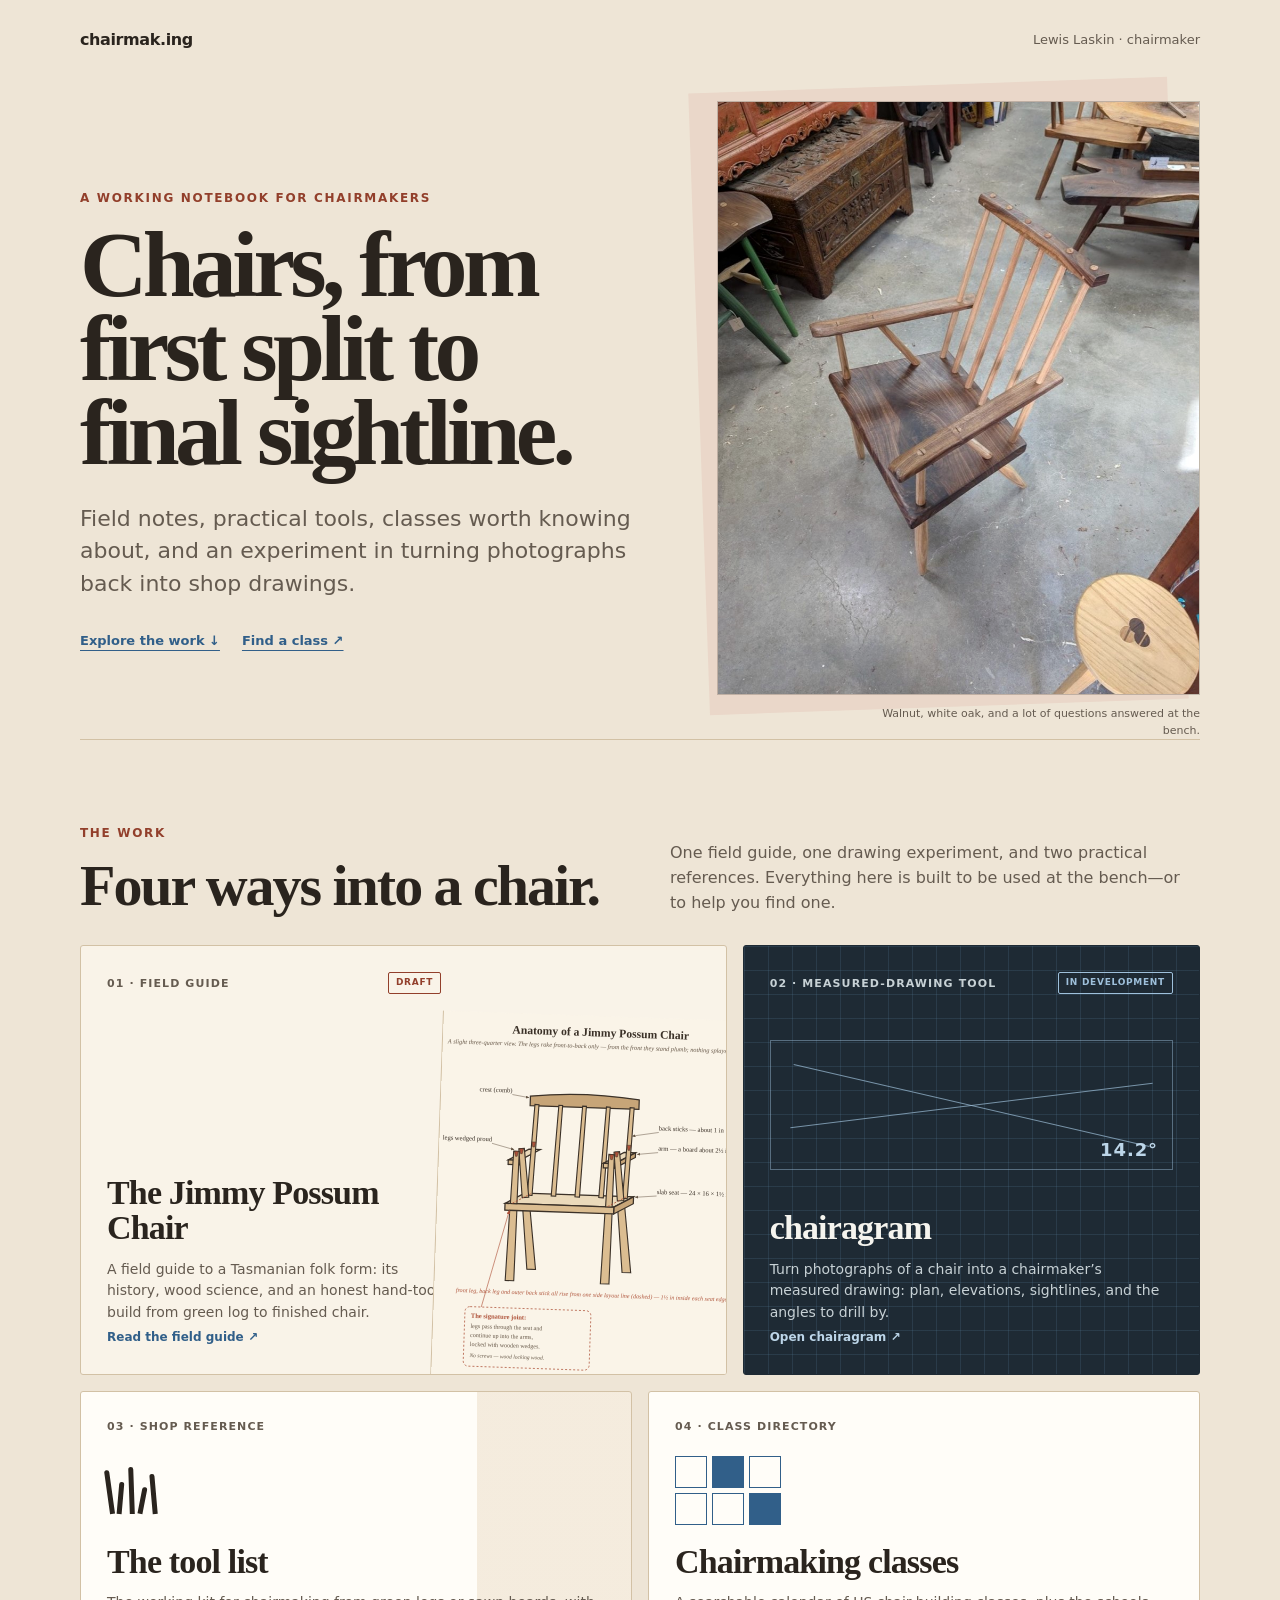
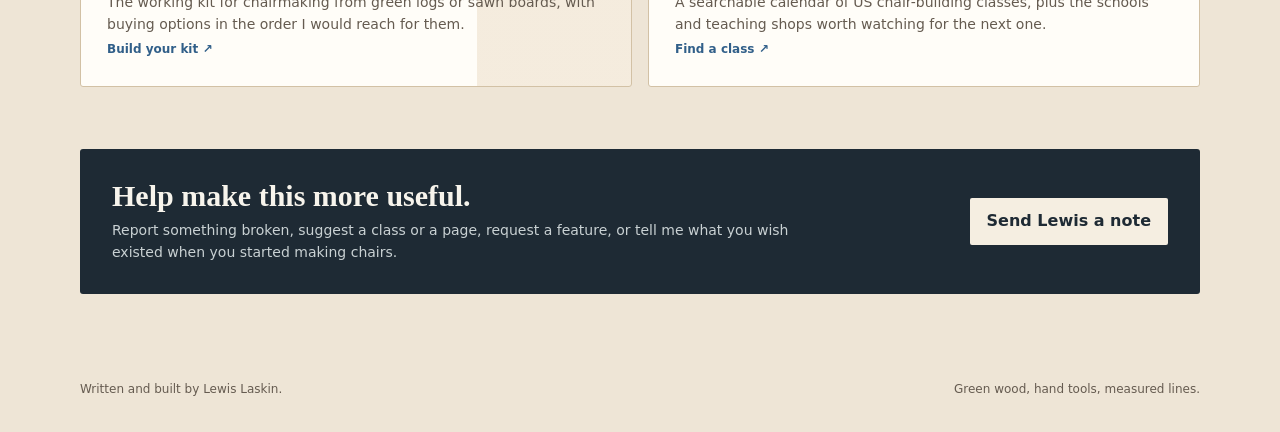
<file: index.html>
<!DOCTYPE html>
<html lang="en">
<head>
<meta charset="utf-8">
<meta name="viewport" content="width=device-width, initial-scale=1">
<title>chairmak.ing — Lewis Laskin</title>
<meta name="description" content="A working notebook for chairmakers: the Jimmy Possum field guide, chairagram measured-drawing tool, a practical tool list, and a curated directory of chairmaking classes.">
<link rel="canonical" href="https://chairmak.ing/">
<link rel="icon" type="image/png" sizes="32x32" href="/favicon-32.png">
<link rel="apple-touch-icon" href="/apple-touch-icon.png">
<meta name="theme-color" content="#eee5d6">
<meta property="og:title" content="chairmak.ing — Lewis Laskin">
<meta property="og:description" content="Field notes, practical tools, chairmaking classes, and an experiment in turning photographs back into shop drawings.">
<meta property="og:url" content="https://chairmak.ing/">
<meta property="og:type" content="website">
<meta property="og:image" content="https://chairmak.ing/jimmy-possum/media/og-image.jpg">
<meta property="og:image:width" content="1200">
<meta property="og:image:height" content="630">
<meta name="twitter:card" content="summary_large_image">
<meta name="twitter:image" content="https://chairmak.ing/jimmy-possum/media/og-image.jpg">
<style>
:root {
  --ground: #eee5d6;
  --paper: #f9f3e8;
  --paper-light: #fffdf8;
  --ink: #2a241e;
  --muted: #655b50;
  --rule: #d2c1a5;
  --rust: #923f2b;
  --rust-soft: #ead7c9;
  --blue: #315f89;
  --blue-light: #dce7ef;
  --navy: #1e2a34;
  --oak: #c8a16c;
  --sans: "Avenir Next", Avenir, "Helvetica Neue", system-ui, -apple-system, sans-serif;
  --serif: "Iowan Old Style", "Palatino Linotype", Palatino, Charter, Georgia, serif;
}
* { box-sizing: border-box; }
html { scroll-behavior: smooth; }
body {
  margin: 0; color: var(--ink); background: var(--ground);
  font: 16px/1.55 var(--sans); -webkit-text-size-adjust: 100%;
}
a { color: inherit; }
.skip-link {
  position: fixed; z-index: 50; top: 12px; left: 12px; padding: 10px 14px;
  color: #fff; background: var(--navy); text-decoration: none; transform: translateY(-160%);
}
.skip-link:focus { transform: translateY(0); }
:focus-visible { outline: 2px solid var(--blue); outline-offset: 4px; }
.site-header {
  max-width: 1180px; margin: 0 auto; padding: 28px 30px 0;
  display: flex; justify-content: space-between; align-items: center; gap: 24px;
}
.wordmark { font-weight: 800; letter-spacing: -.025em; text-decoration: none; }
.byline { color: var(--muted); font-size: 13px; }
main { max-width: 1180px; margin: 0 auto; padding: 48px 30px 86px; }
.hero {
  min-height: 620px; display: grid; grid-template-columns: minmax(0, 1.08fr) minmax(360px, .92fr);
  gap: 70px; align-items: center; border-bottom: 1px solid var(--rule);
}
.eyebrow {
  margin: 0 0 15px; color: var(--rust); font-size: 12px; font-weight: 850;
  letter-spacing: .14em; text-transform: uppercase;
}
h1, h2, h3, p { overflow-wrap: anywhere; }
h1 {
  max-width: 720px; margin: 0;
  font: 600 clamp(54px, 7.3vw, 96px)/.9 var(--serif); letter-spacing: -.05em;
}
.hero-lede {
  max-width: 640px; margin: 28px 0 0; color: var(--muted);
  font-size: clamp(18px, 2vw, 22px); line-height: 1.48;
}
.hero-links { display: flex; flex-wrap: wrap; gap: 12px 22px; margin-top: 30px; }
.hero-links a { color: var(--blue); font-size: 13px; font-weight: 800; text-underline-offset: 5px; }
.hero-figure { margin: 0; position: relative; }
.hero-figure::before {
  content: ""; position: absolute; z-index: -1; inset: -16px 22px 32px -18px;
  background: var(--rust-soft); transform: rotate(-2deg);
}
.hero-figure img {
  width: 100%; height: min(66vh, 600px); display: block; object-fit: cover; object-position: 50% 44%;
  filter: saturate(.88) contrast(1.02); border: 1px solid rgba(42,36,30,.22);
}
.hero-figure figcaption {
  max-width: 320px; margin: 10px 0 0 auto; color: var(--muted); font-size: 11px; text-align: right;
}
.work { padding-top: 84px; }
.section-intro {
  display: grid; grid-template-columns: 1fr 1fr; gap: 60px; align-items: end;
  margin-bottom: 30px;
}
.section-intro h2 { margin: 0; font: 600 clamp(38px, 5vw, 58px)/1 var(--serif); letter-spacing: -.035em; }
.section-intro > p { margin: 0; color: var(--muted); font-size: 16px; }
.project-grid { display: grid; grid-template-columns: repeat(12, 1fr); gap: 16px; }
.project {
  min-height: 286px; padding: 26px; position: relative; overflow: hidden;
  display: flex; flex-direction: column; justify-content: space-between;
  border: 1px solid var(--rule); border-radius: 3px; text-decoration: none;
  transition: transform 160ms ease, border-color 160ms ease;
}
.project:hover { transform: translateY(-3px); border-color: var(--blue); }
.project-kicker {
  display: flex; justify-content: space-between; gap: 16px; align-items: center;
  color: var(--muted); font-size: 11px; font-weight: 800; letter-spacing: .1em; text-transform: uppercase;
}
.status {
  padding: 3px 7px; color: var(--rust); border: 1px solid currentColor;
  border-radius: 2px; font-size: 9px; letter-spacing: .08em;
}
.project h3 { max-width: 520px; margin: 0; font: 600 34px/1.02 var(--serif); letter-spacing: -.025em; }
.project p { max-width: 540px; margin: 13px 0 0; color: var(--muted); font-size: 14px; }
.project-cta { margin-top: 24px; color: var(--blue); font-size: 12px; font-weight: 850; }
.project--guide { grid-column: span 7; min-height: 430px; padding-right: 44%; background: var(--paper); }
.guide-art {
  position: absolute; top: 70px; right: -26px; bottom: -36px; width: 49%;
  background: #faf4e8; border-left: 1px solid var(--rule); transform: rotate(2deg);
}
.guide-art img { width: 100%; height: 100%; object-fit: cover; object-position: 50% 5%; opacity: .92; }
.project--diagram {
  grid-column: span 5; min-height: 430px; color: #f5f4ee; background: var(--navy); border-color: var(--navy);
  background-image: linear-gradient(rgba(105,151,184,.16) 1px, transparent 1px),
    linear-gradient(90deg, rgba(105,151,184,.16) 1px, transparent 1px);
  background-size: 24px 24px;
}
.project--diagram .project-kicker, .project--diagram p { color: #c7d1d5; }
.project--diagram .status { color: #9ec0db; }
.project--diagram .project-cta { color: #bcd5e8; }
.blueprint {
  height: 130px; margin: 20px 0 16px; position: relative; border: 1px solid rgba(158,192,219,.45);
}
.blueprint::before, .blueprint::after {
  content: ""; position: absolute; left: 18px; right: 18px; top: 64px; height: 1px;
  background: rgba(158,192,219,.7); transform-origin: center;
}
.blueprint::before { transform: rotate(13deg); }
.blueprint::after { transform: rotate(-7deg); }
.blueprint span {
  position: absolute; right: 14px; bottom: 10px; color: #bcd5e8;
  font: 700 18px/1 var(--sans); letter-spacing: .05em;
}
.project--tools, .project--classes { grid-column: span 6; background: var(--paper-light); }
.project--tools { background-image: linear-gradient(90deg, transparent 0 72%, rgba(200,161,108,.19) 72% 100%); }
.tool-marks { display: flex; gap: 6px; margin: 22px 0; align-items: end; height: 48px; }
.tool-marks i { width: 5px; display: block; background: var(--ink); border-radius: 5px 5px 0 0; transform: rotate(var(--r)); }
.tool-marks i:nth-child(1) { height: 44px; --r: -8deg; }
.tool-marks i:nth-child(2) { height: 32px; --r: 5deg; }
.tool-marks i:nth-child(3) { height: 47px; --r: -2deg; }
.tool-marks i:nth-child(4) { height: 27px; --r: 11deg; }
.tool-marks i:nth-child(5) { height: 40px; --r: -5deg; }
.calendar-mark {
  width: 106px; margin: 20px 0; display: grid; grid-template-columns: repeat(3, 1fr); gap: 5px;
}
.calendar-mark i { aspect-ratio: 1; display: block; border: 1px solid var(--blue); }
.calendar-mark i:nth-child(2), .calendar-mark i:nth-child(6) { background: var(--blue); }
.feedback {
  margin-top: 62px; padding: 30px 32px; display: grid; grid-template-columns: 1.6fr auto; gap: 34px;
  align-items: center; color: #f7f4ec; background: var(--navy); border-radius: 3px;
}
.feedback h2 { margin: 0; font: 600 30px/1.1 var(--serif); }
.feedback p { max-width: 720px; margin: 8px 0 0; color: #c9d1d3; font-size: 14px; }
.button {
  min-height: 46px; padding: 11px 17px; display: inline-flex; align-items: center;
  color: var(--navy); background: #f5eee1; border-radius: 2px; text-decoration: none; font-weight: 800;
}
.button:hover { background: #fff; }
footer {
  max-width: 1180px; margin: 0 auto; padding: 0 30px 34px;
  display: flex; justify-content: space-between; gap: 20px; color: var(--muted); font-size: 12px;
}
@media (max-width: 880px) {
  .hero { min-height: auto; grid-template-columns: 1.1fr .9fr; gap: 36px; padding: 70px 0; }
  .hero-figure img { height: 470px; }
  .project--guide, .project--diagram { grid-column: span 12; }
  .project--guide { min-height: 390px; }
}
@media (max-width: 680px) {
  html { scroll-behavior: auto; }
  .site-header { padding-inline: 18px; }
  .byline { display: none; }
  main { padding: 30px 18px 58px; }
  .hero { grid-template-columns: 1fr; gap: 38px; padding: 52px 0 68px; }
  h1 { font-size: clamp(52px, 16vw, 72px); }
  .hero-figure { margin-left: 22px; }
  .hero-figure img { height: 360px; object-position: 50% 43%; }
  .section-intro { grid-template-columns: 1fr; gap: 14px; }
  .project { grid-column: span 12; min-height: 280px; padding: 22px; }
  .project--guide { min-height: 500px; padding-right: 22px; padding-bottom: 250px; }
  .guide-art { top: auto; left: 20px; right: -16px; bottom: -100px; width: auto; height: 330px; border-left: 0; border-top: 1px solid var(--rule); }
  .project--diagram { min-height: 390px; }
  .feedback { grid-template-columns: 1fr; padding: 26px 22px; }
  footer { padding-inline: 18px; flex-direction: column; gap: 6px; }
}
@media (prefers-reduced-motion: reduce) {
  *, *::before, *::after { scroll-behavior: auto !important; transition: none !important; }
}
</style>
</head>
<body>
<a class="skip-link" href="#work">Skip to the work</a>
<header class="site-header">
  <a class="wordmark" href="/">chairmak.ing</a>
  <span class="byline">Lewis Laskin · chairmaker</span>
</header>

<main>
  <section class="hero" aria-labelledby="hero-title">
    <div>
      <p class="eyebrow">A working notebook for chairmakers</p>
      <h1 id="hero-title">Chairs, from first split to final sightline.</h1>
      <p class="hero-lede">Field notes, practical tools, classes worth knowing about,
        and an experiment in turning photographs back into shop drawings.</p>
      <div class="hero-links">
        <a href="#work">Explore the work ↓</a>
        <a href="/classes/">Find a class ↗</a>
      </div>
    </div>
    <figure class="hero-figure">
      <img src="/jimmy-possum/media/photo-author-whiteoak-walnut.jpg" width="903" height="1200"
        alt="A walnut-and-white-oak armchair in Lewis Laskin's workshop" fetchpriority="high">
      <figcaption>Walnut, white oak, and a lot of questions answered at the bench.</figcaption>
    </figure>
  </section>

  <section class="work" id="work" aria-labelledby="work-title">
    <div class="section-intro">
      <div>
        <p class="eyebrow">The work</p>
        <h2 id="work-title">Four ways into a chair.</h2>
      </div>
      <p>One field guide, one drawing experiment, and two practical references.
        Everything here is built to be used at the bench—or to help you find one.</p>
    </div>

    <div class="project-grid">
      <a class="project project--guide" href="/jimmy-possum/">
        <div class="project-kicker"><span>01 · Field guide</span><span class="status">Draft</span></div>
        <div>
          <h3>The Jimmy Possum Chair</h3>
          <p>A field guide to a Tasmanian folk form: its history, wood science, and an honest
            hand-tool build from green log to finished chair.</p>
          <span class="project-cta">Read the field guide ↗</span>
        </div>
        <div class="guide-art" aria-hidden="true">
          <img src="/jimmy-possum/media/fig-anatomy.svg" alt="" width="760" height="780" loading="lazy">
        </div>
      </a>

      <a class="project project--diagram" href="/chairagram/">
        <div class="project-kicker"><span>02 · Measured-drawing tool</span><span class="status">In development</span></div>
        <div class="blueprint" aria-hidden="true"><span>14.2°</span></div>
        <div>
          <h3>chairagram</h3>
          <p>Turn photographs of a chair into a chairmaker’s measured drawing: plan,
            elevations, sightlines, and the angles to drill by.</p>
          <span class="project-cta">Open chairagram ↗</span>
        </div>
      </a>

      <a class="project project--tools" href="/tools/">
        <div class="project-kicker"><span>03 · Shop reference</span></div>
        <div class="tool-marks" aria-hidden="true"><i></i><i></i><i></i><i></i><i></i></div>
        <div>
          <h3>The tool list</h3>
          <p>The working kit for chairmaking from green logs or sawn boards, with buying
            options in the order I would reach for them.</p>
          <span class="project-cta">Build your kit ↗</span>
        </div>
      </a>

      <a class="project project--classes" href="/classes/">
        <div class="project-kicker"><span>04 · Class directory</span></div>
        <div class="calendar-mark" aria-hidden="true"><i></i><i></i><i></i><i></i><i></i><i></i></div>
        <div>
          <h3>Chairmaking classes</h3>
          <p>A searchable calendar of US chair-building classes, plus the schools and
            teaching shops worth watching for the next one.</p>
          <span class="project-cta">Find a class ↗</span>
        </div>
      </a>
    </div>
  </section>

  <aside class="feedback">
    <div>
      <h2>Help make this more useful.</h2>
      <p>Report something broken, suggest a class or a page, request a feature, or tell me
        what you wish existed when you started making chairs.</p>
    </div>
    <a class="button" id="feedback-button" href="#" rel="nofollow">Send Lewis a note</a>
    <noscript><p>Email <b>lewis</b> at <b>avocations</b> dot <b>studio</b>.</p></noscript>
  </aside>
</main>

<footer>
  <span>Written and built by Lewis Laskin.</span>
  <span>Green wood, hand tools, measured lines.</span>
</footer>

<script>
(function () {
  var address = ['lewis', 'avocations.studio'].join('@');
  var button = document.getElementById('feedback-button');
  if (button) button.href = 'mailto:' + address + '?subject=' +
    encodeURIComponent('chairmak.ing — feedback');
}());
</script>
</body>
</html>
</file>
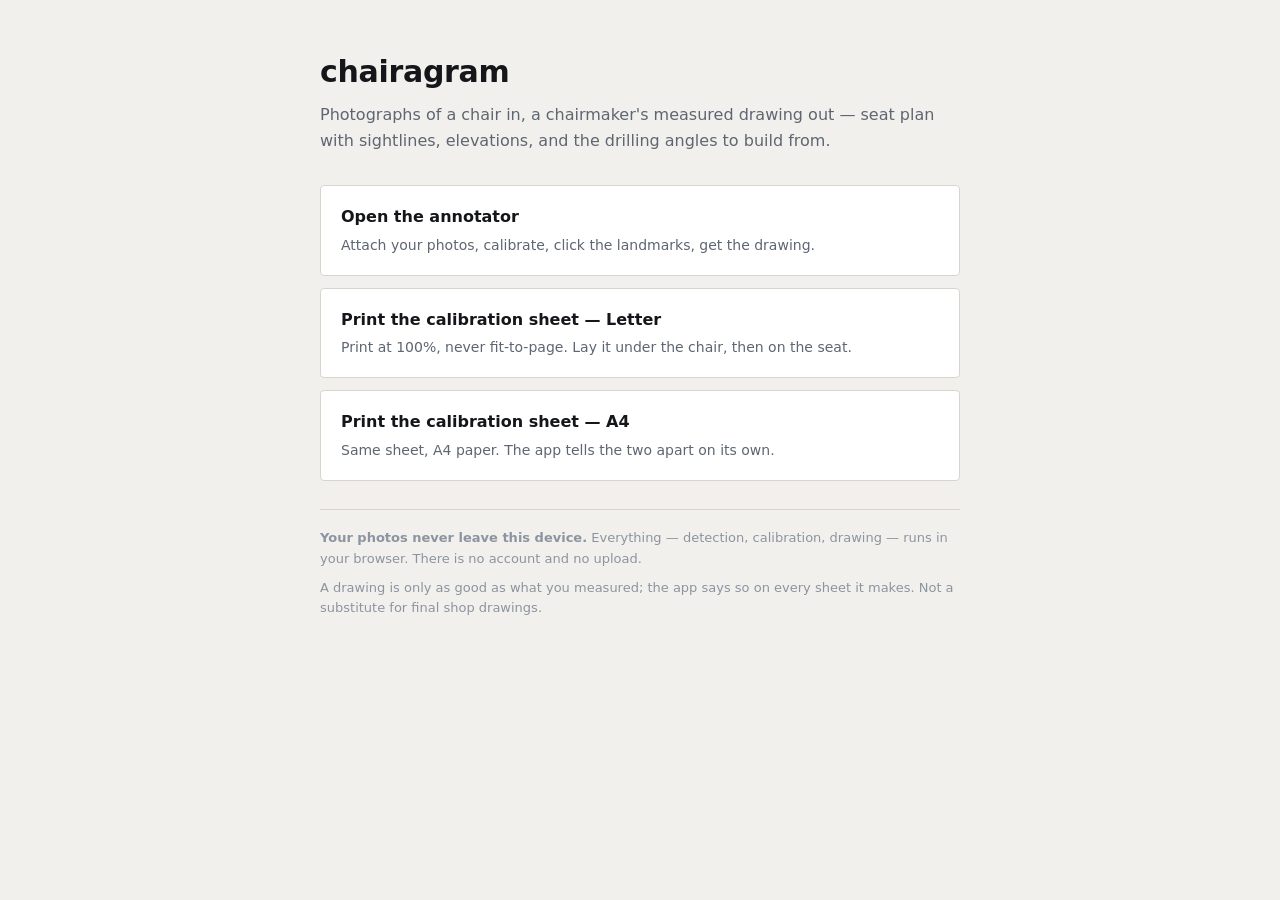
<file: chairagram/index.html>
<!doctype html>
<html lang="en">
<head>
<meta charset="utf-8">
<meta name="viewport" content="width=device-width, initial-scale=1">
<title>chairagram</title>
<meta name="description" content="Turn photos of a chair into a chairmaker's measured drawing. Everything runs in your browser; photos are never uploaded.">
<style>
/* Same paper-and-ink palette as the annotator. Light only, no dependencies. */
:root {
  --paper: #ffffff;
  --bg: #f2f0ec;
  --ink: #14161a;
  --sub: #5d6672;
  --faint: #8b94a0;
  --rule: #d9d5cd;
  --blue: #33628f;
  --blue-soft: #eaf0f6;
  --sans: system-ui, -apple-system, "Segoe UI", Helvetica, Arial, sans-serif;
}
* { box-sizing: border-box; }
body {
  margin: 0; padding: 48px 20px 64px;
  font: 15px/1.6 var(--sans); color: var(--ink); background: var(--bg);
  -webkit-text-size-adjust: 100%;
}
main { max-width: 640px; margin: 0 auto; }
h1 { font-size: 30px; font-weight: 600; margin: 0 0 6px; letter-spacing: -0.01em; }
.lede { color: var(--sub); margin: 0 0 32px; font-size: 16px; }
.card {
  display: block; padding: 18px 20px; margin-bottom: 12px;
  background: var(--paper); border: 1px solid var(--rule); border-radius: 4px;
  text-decoration: none; color: inherit;
}
.card:hover { border-color: var(--blue); background: var(--blue-soft); }
.card strong { display: block; font-size: 16px; margin-bottom: 3px; }
.card span { color: var(--sub); font-size: 14px; }
.note {
  margin-top: 28px; padding-top: 18px; border-top: 1px solid var(--rule);
  color: var(--faint); font-size: 13px;
}
.note p { margin: 0 0 8px; }
</style>
</head>
<body>
<main>
  <h1>chairagram</h1>
  <p class="lede">Photographs of a chair in, a chairmaker's measured drawing out —
    seat plan with sightlines, elevations, and the drilling angles to build from.</p>

  <a class="card" href="app/">
    <strong>Open the annotator</strong>
    <span>Attach your photos, calibrate, click the landmarks, get the drawing.</span>
  </a>

  <a class="card" href="marker/out/marker-sheet-letter.svg">
    <strong>Print the calibration sheet — Letter</strong>
    <span>Print at 100%, never fit-to-page. Lay it under the chair, then on the seat.</span>
  </a>

  <a class="card" href="marker/out/marker-sheet-a4.svg">
    <strong>Print the calibration sheet — A4</strong>
    <span>Same sheet, A4 paper. The app tells the two apart on its own.</span>
  </a>

  <div class="note">
    <p><strong>Your photos never leave this device.</strong> Everything — detection,
      calibration, drawing — runs in your browser. There is no account and no upload.</p>
    <p>A drawing is only as good as what you measured; the app says so on every sheet
      it makes. Not a substitute for final shop drawings.</p>
  </div>
</main>
</body>
</html>
</file>
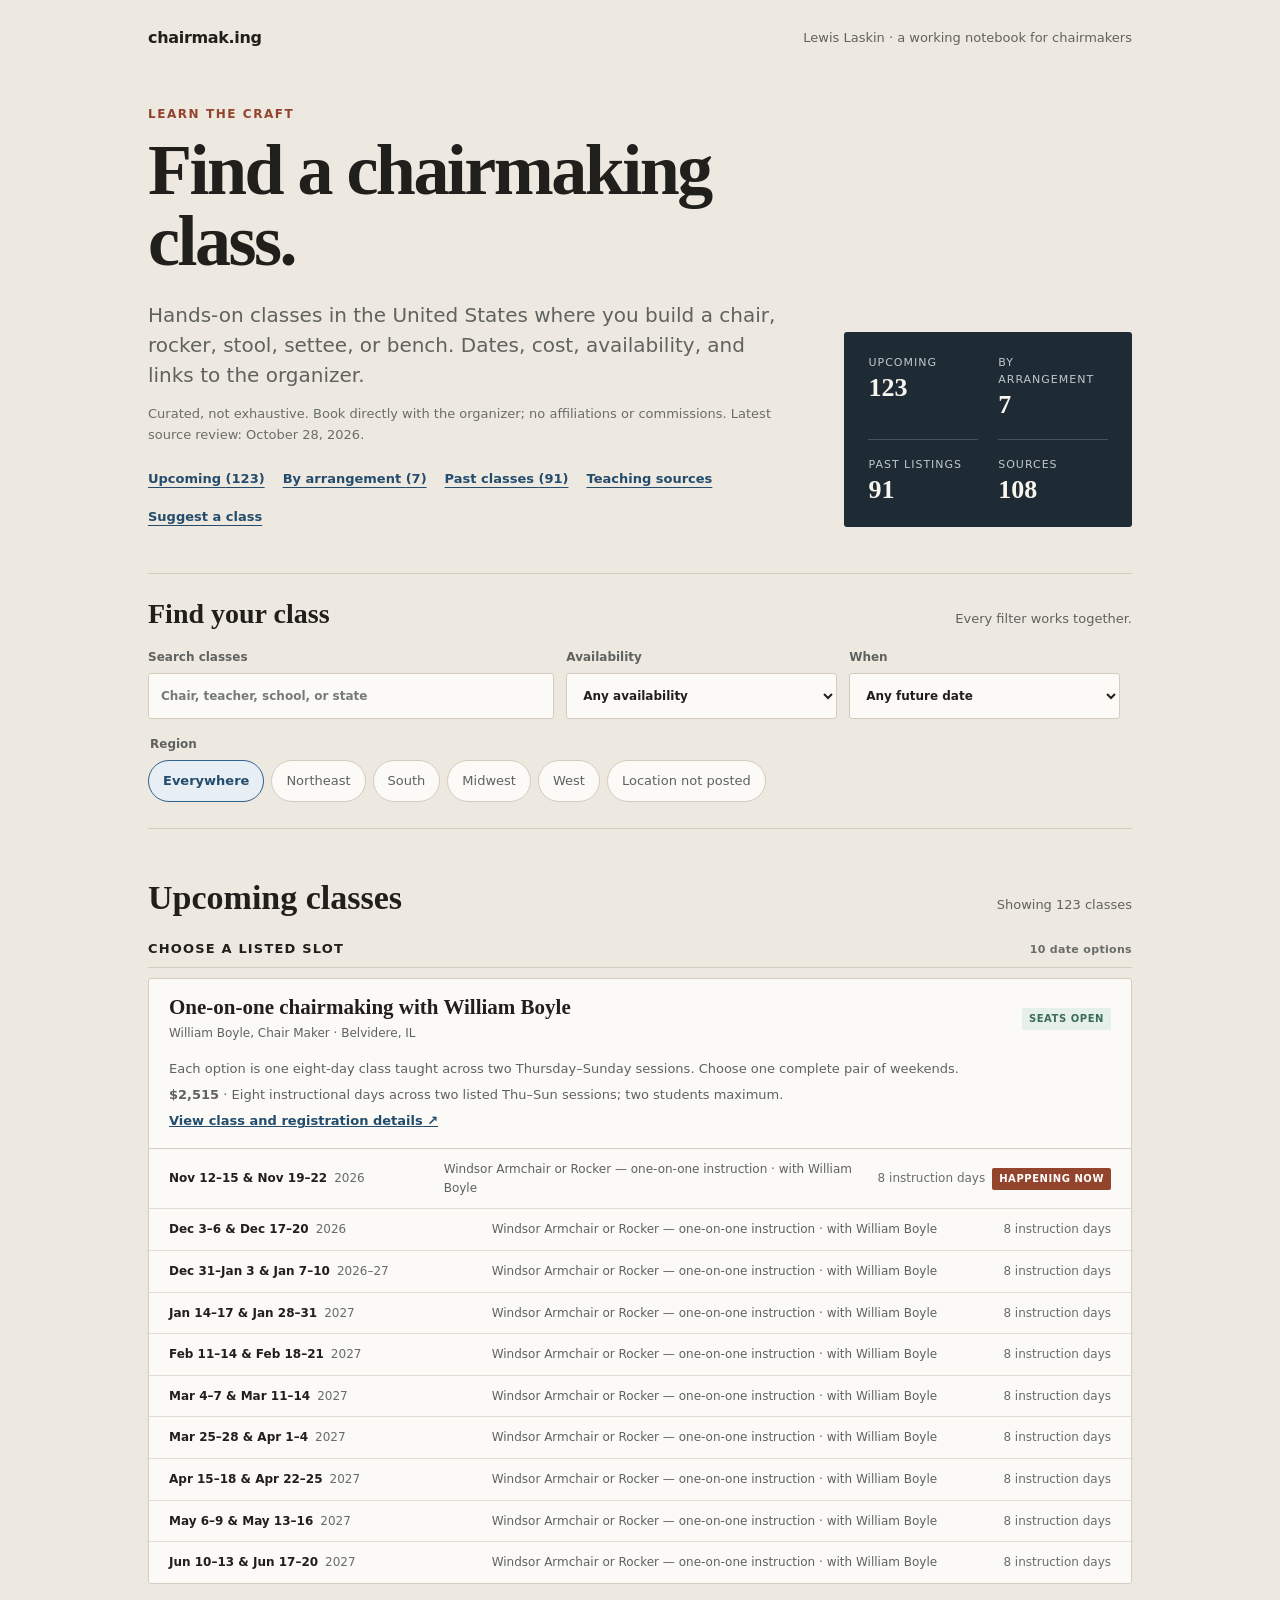
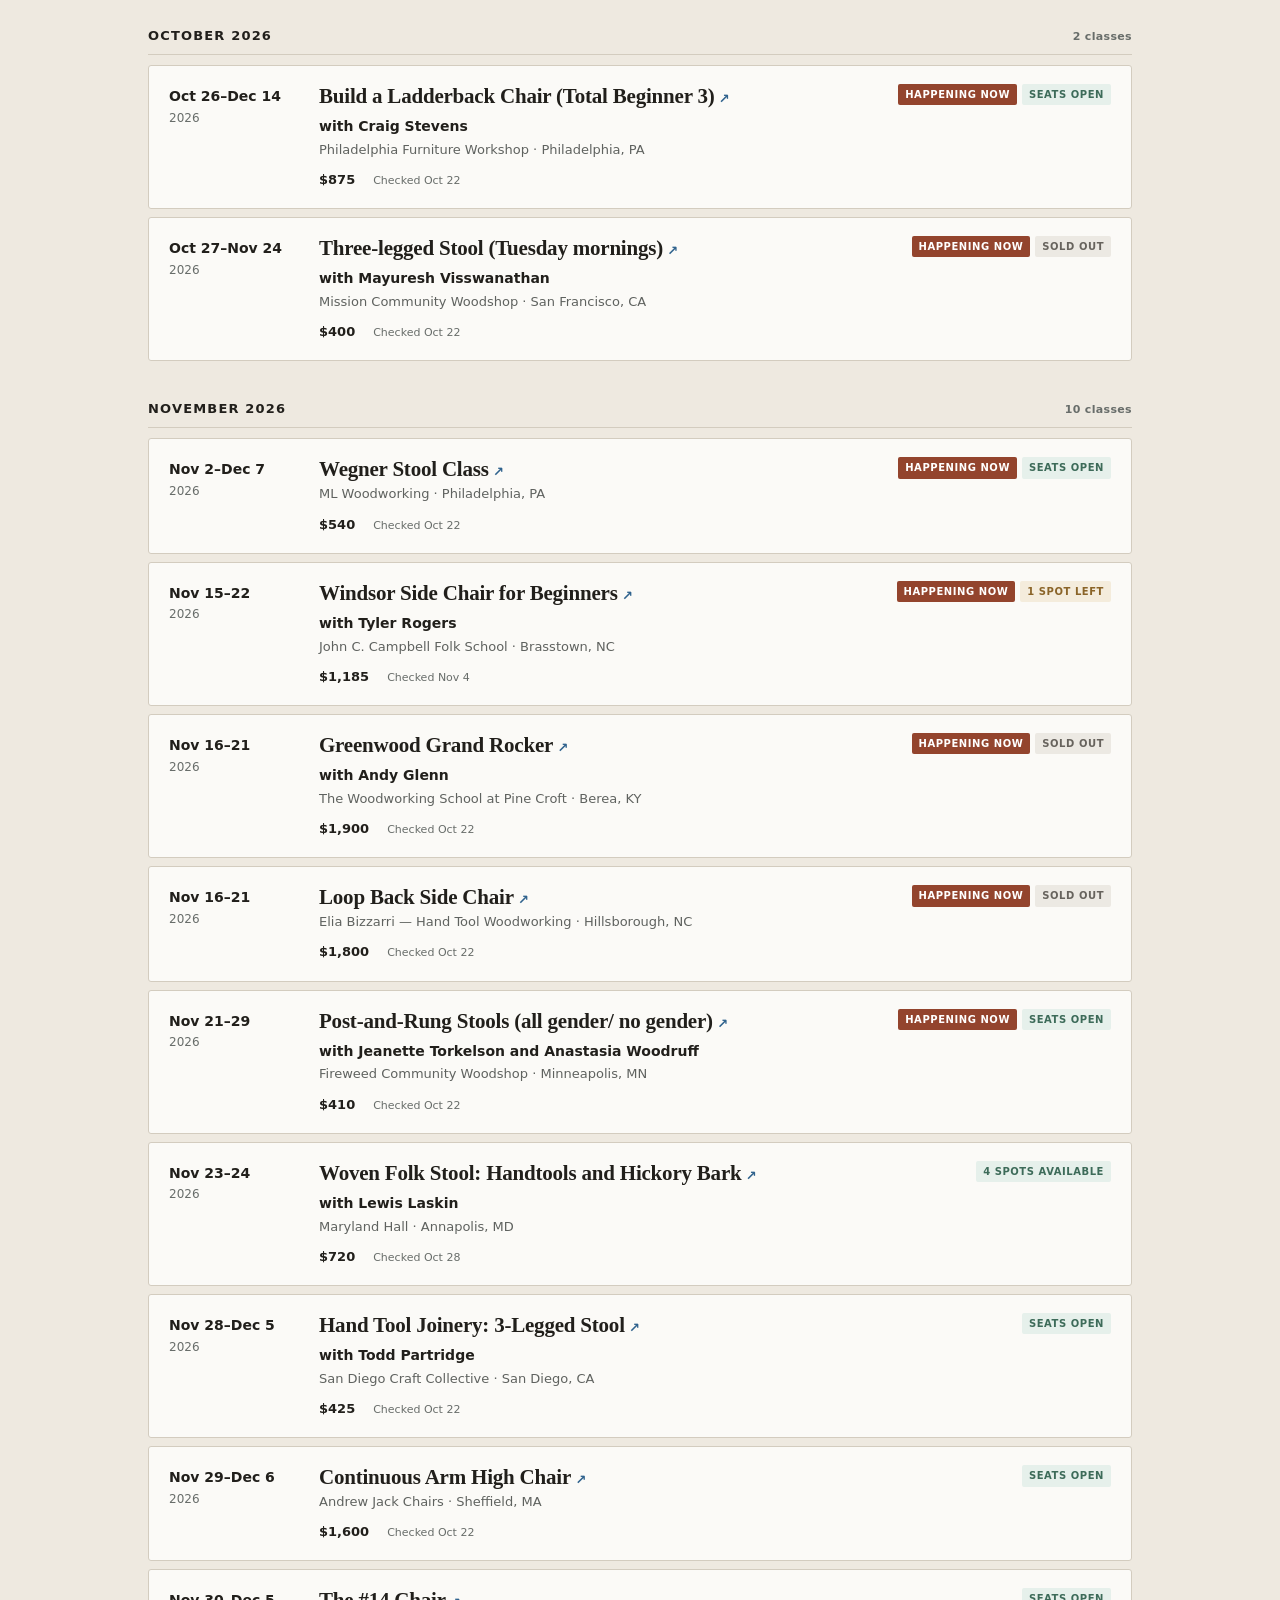
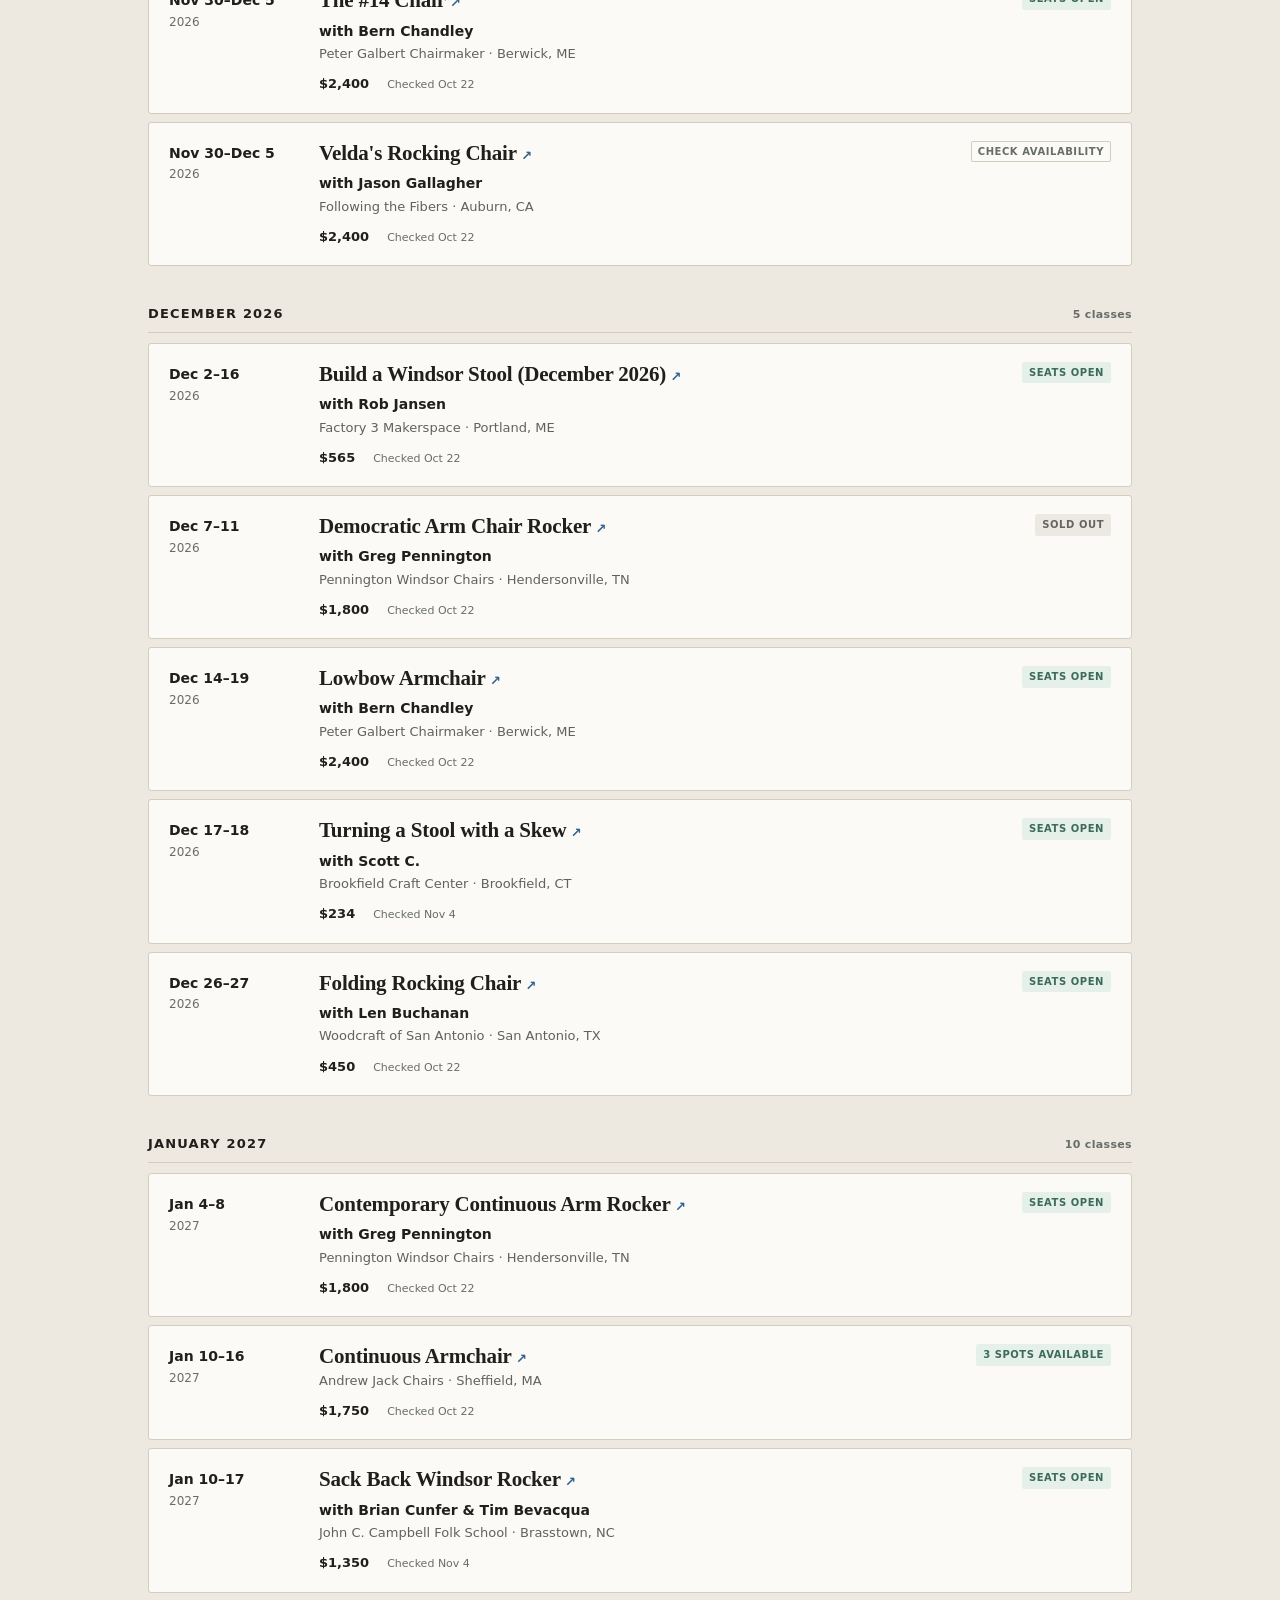
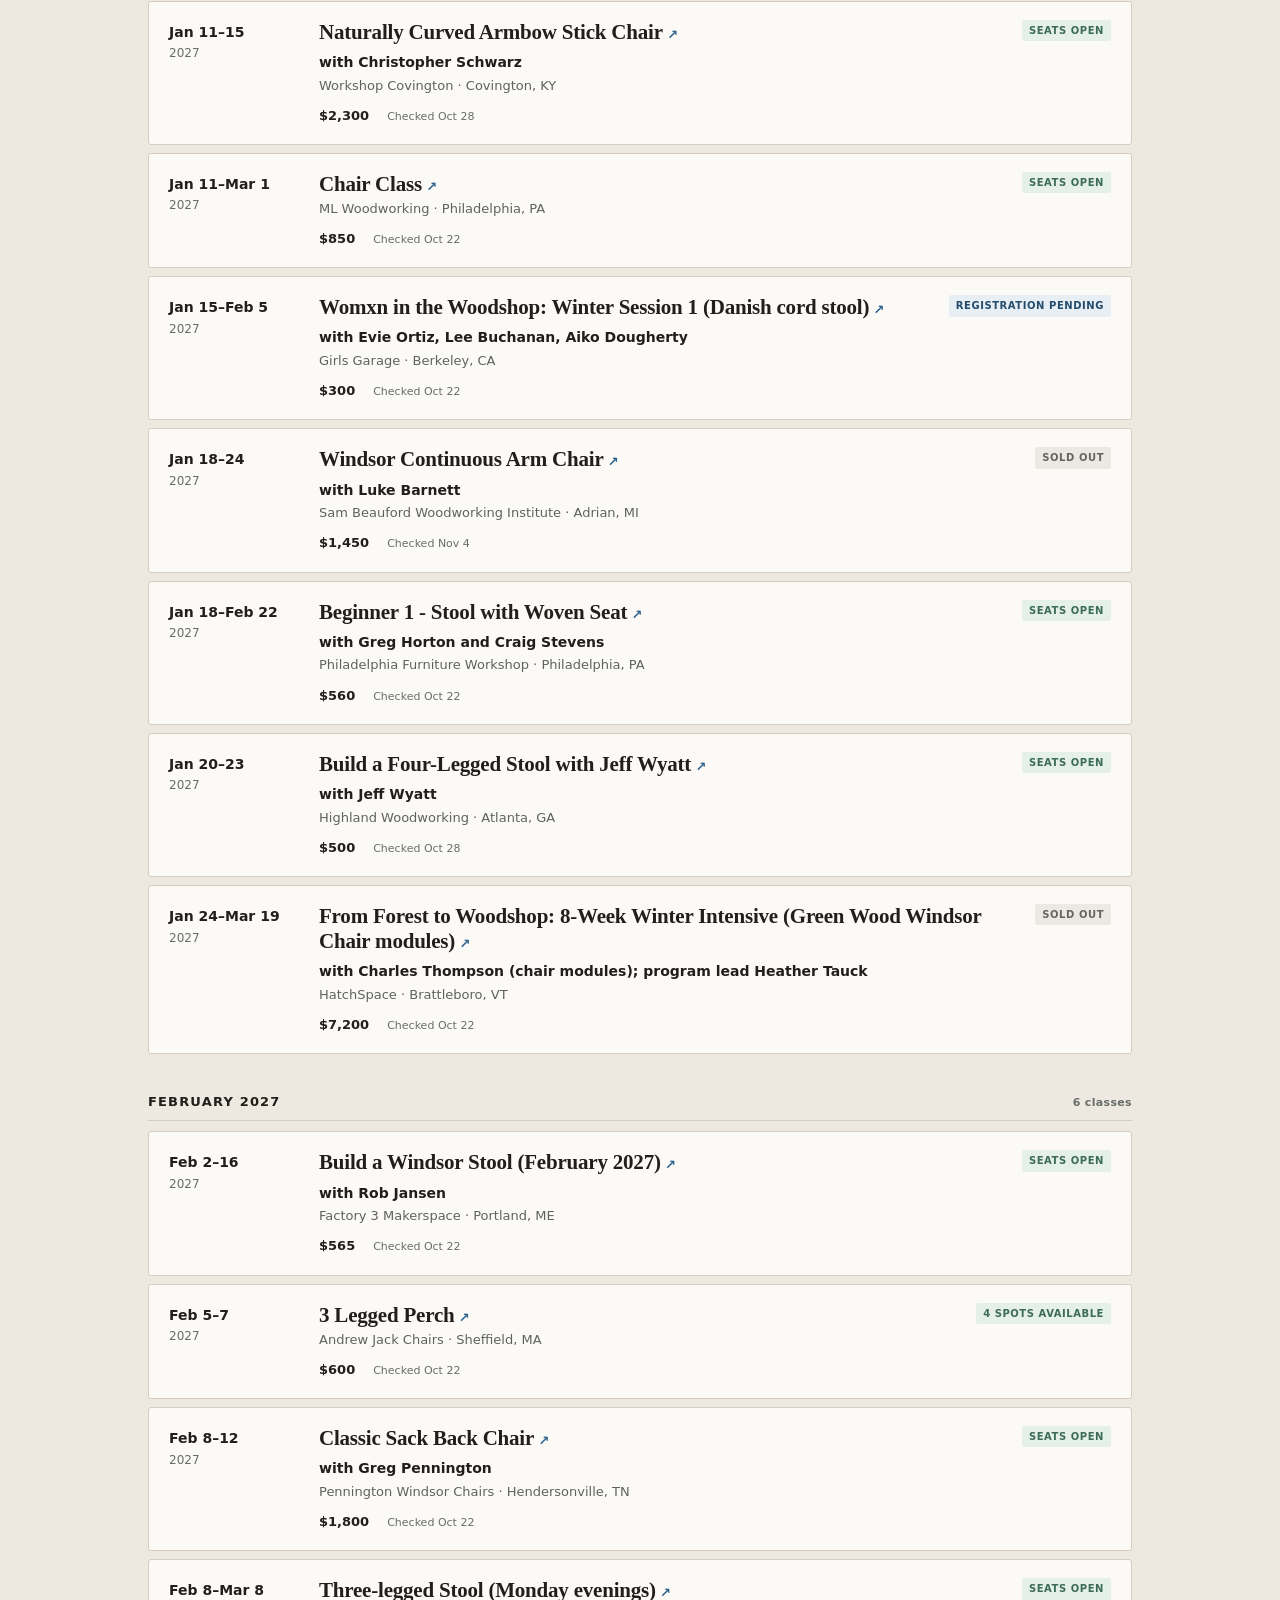
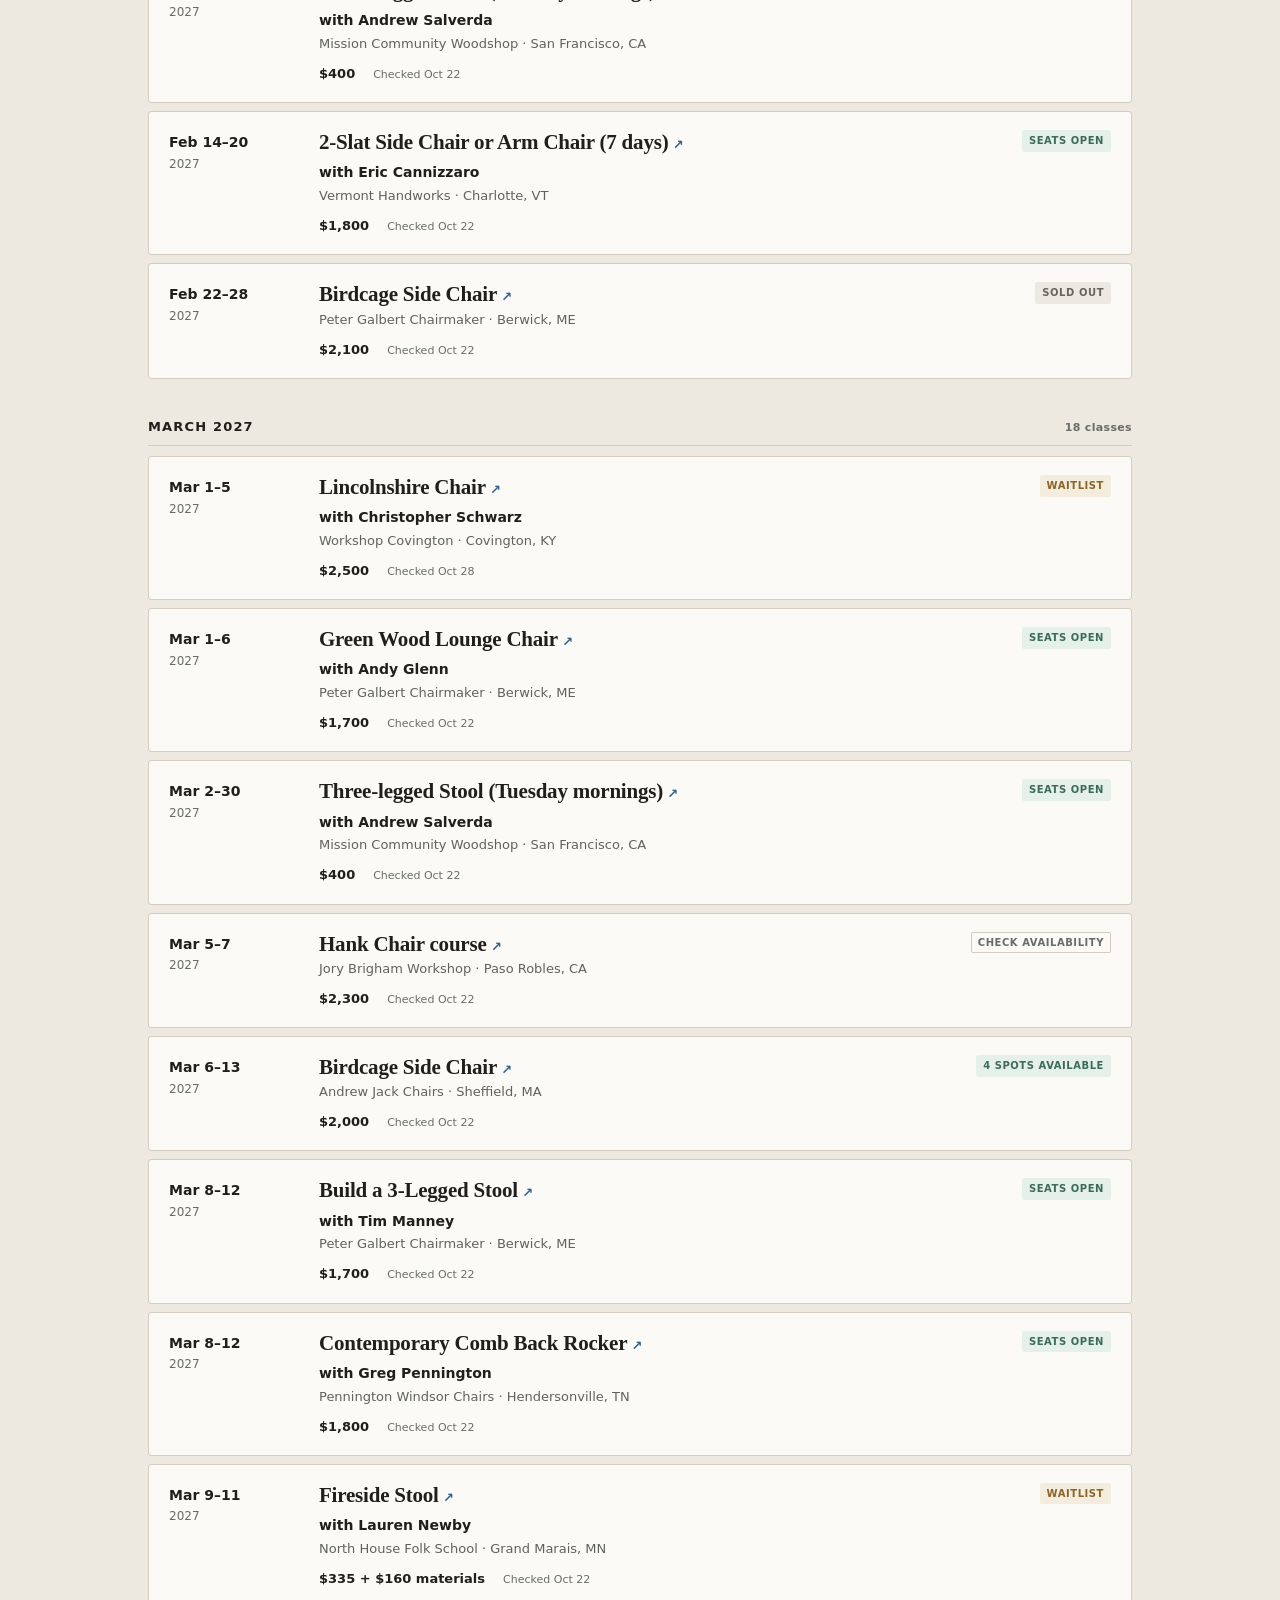
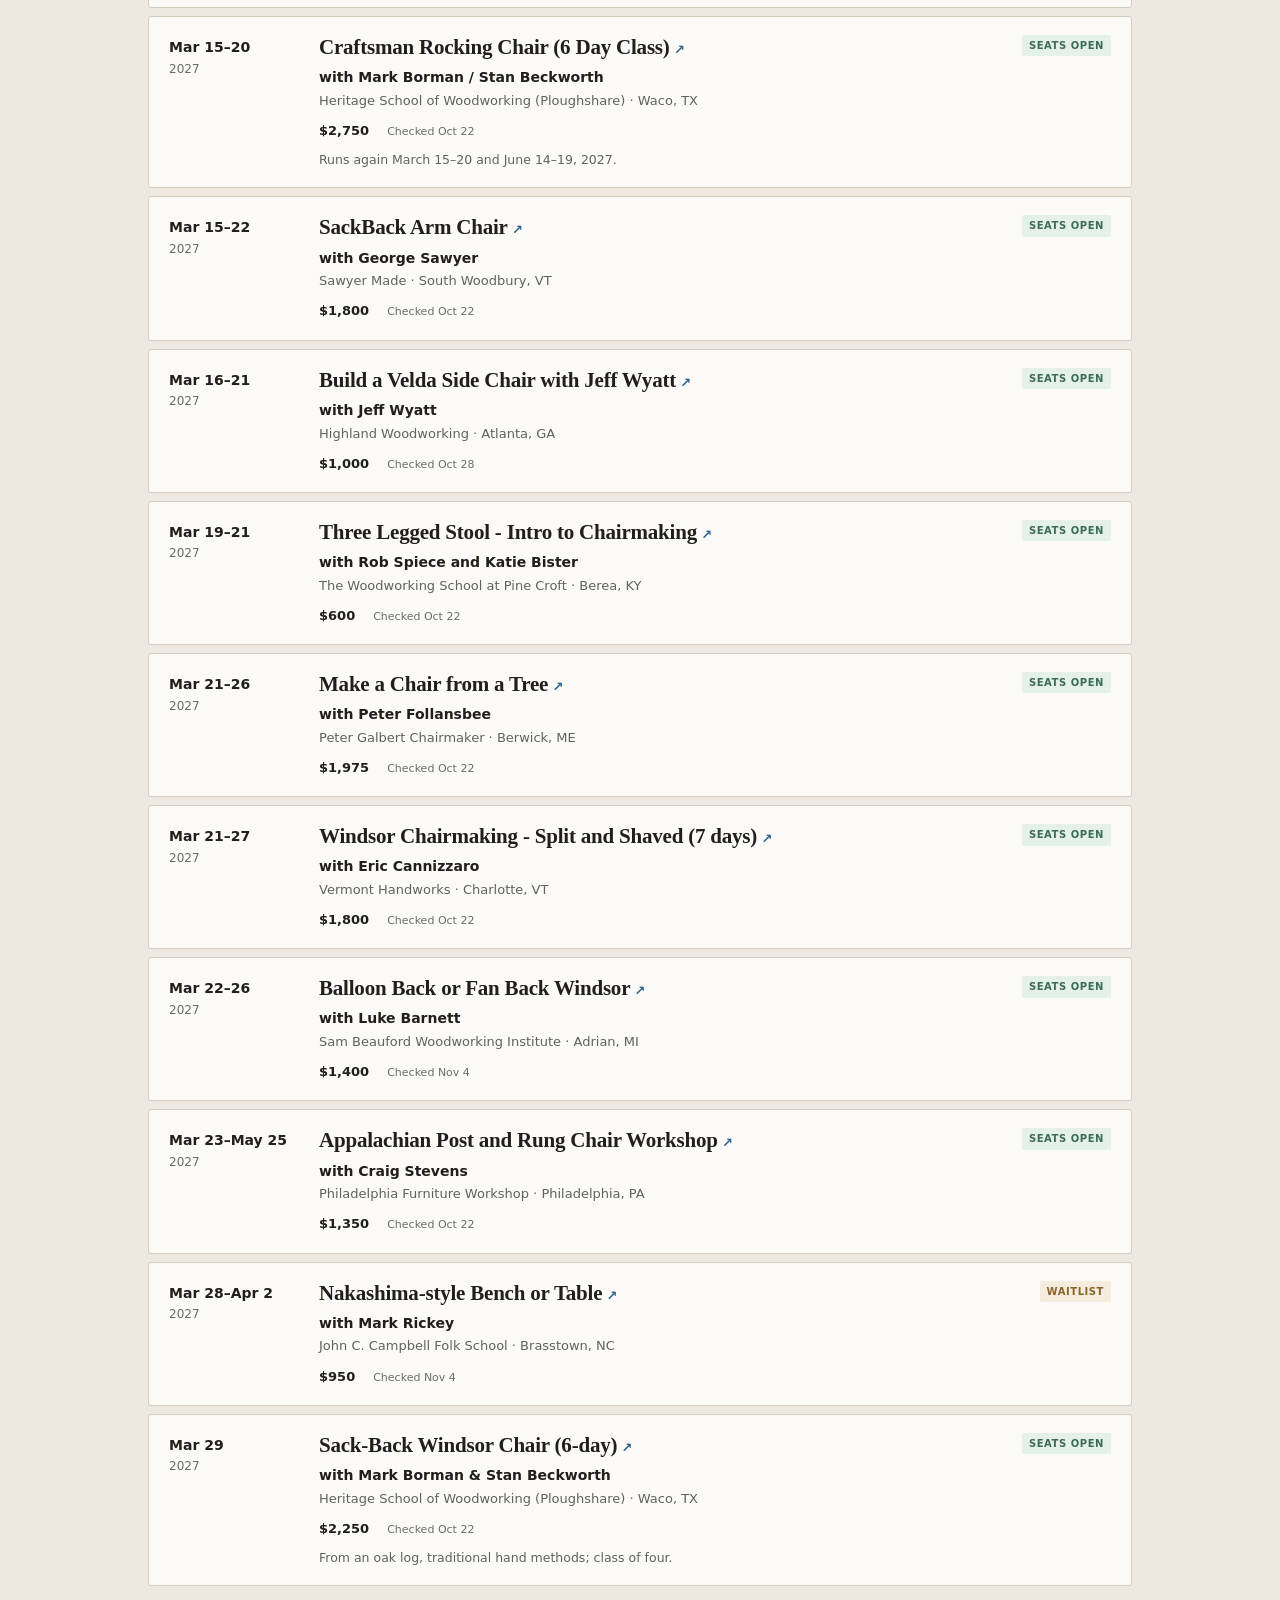
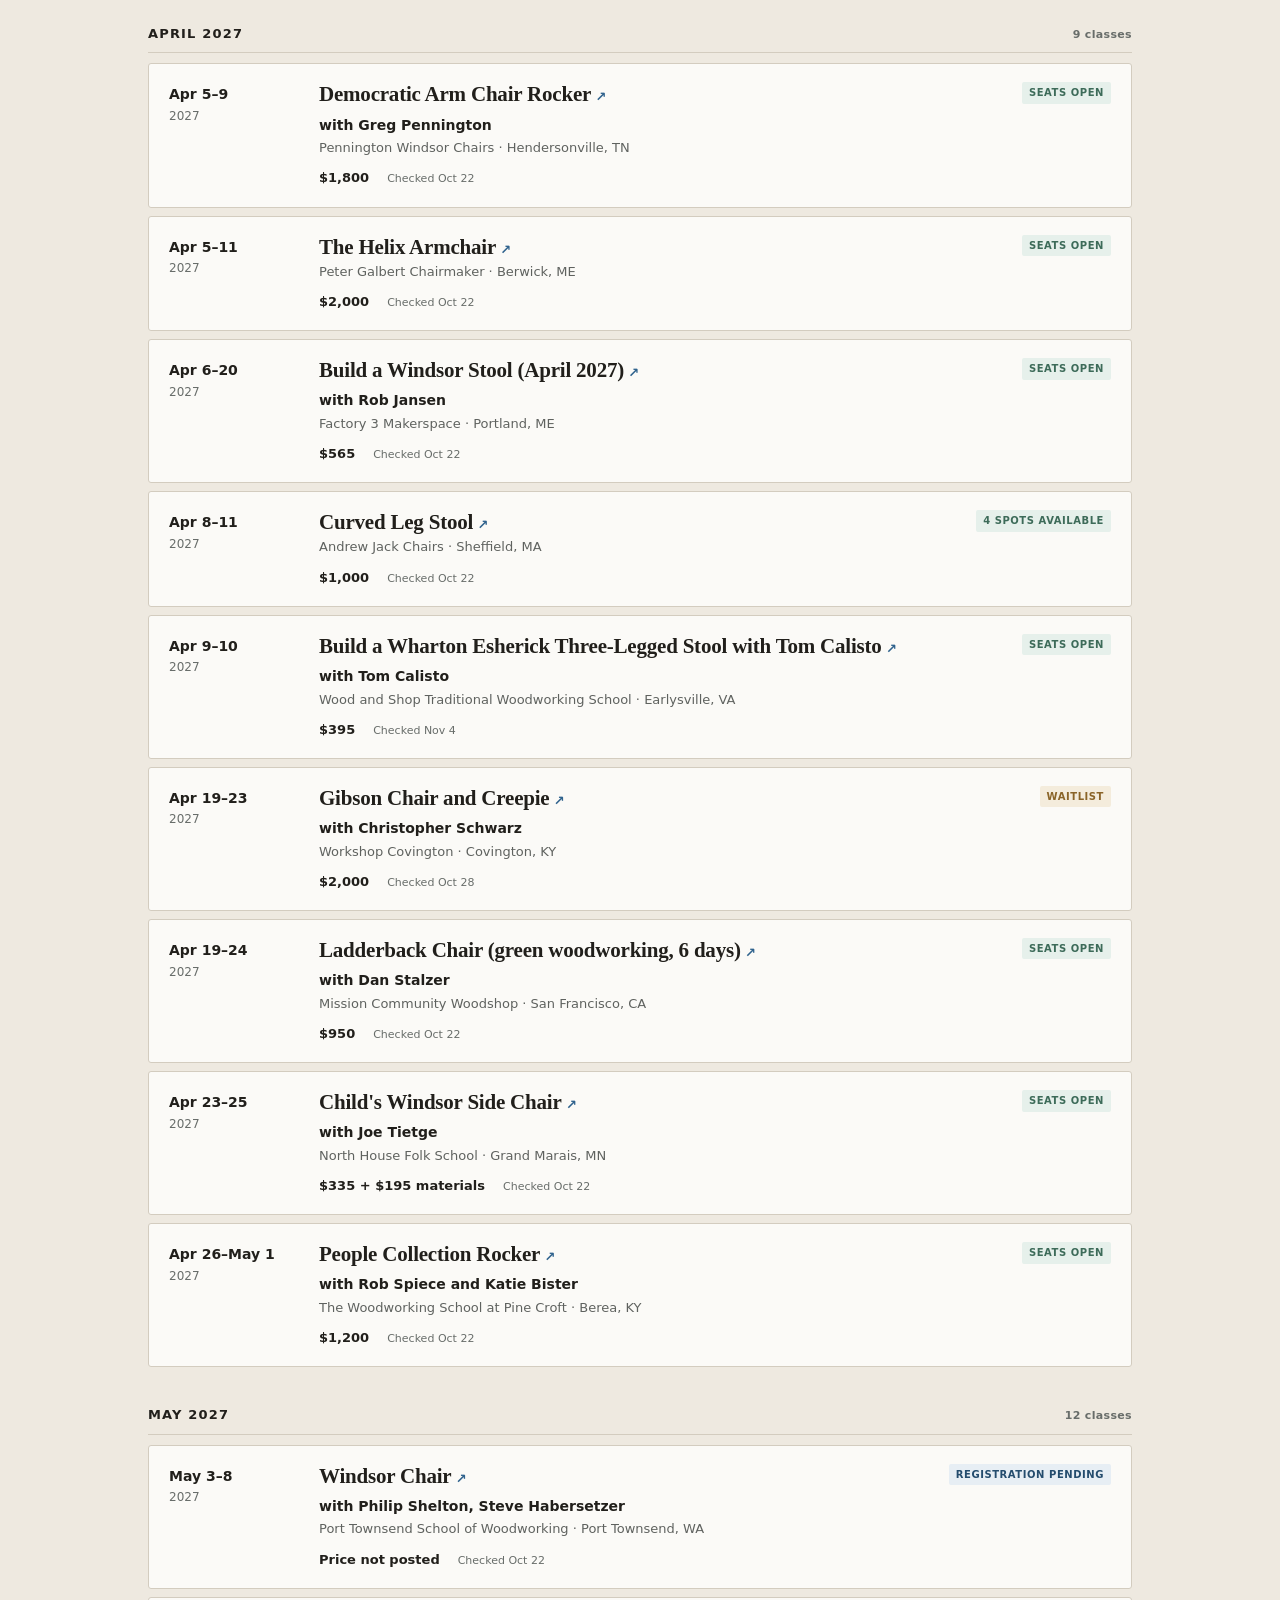
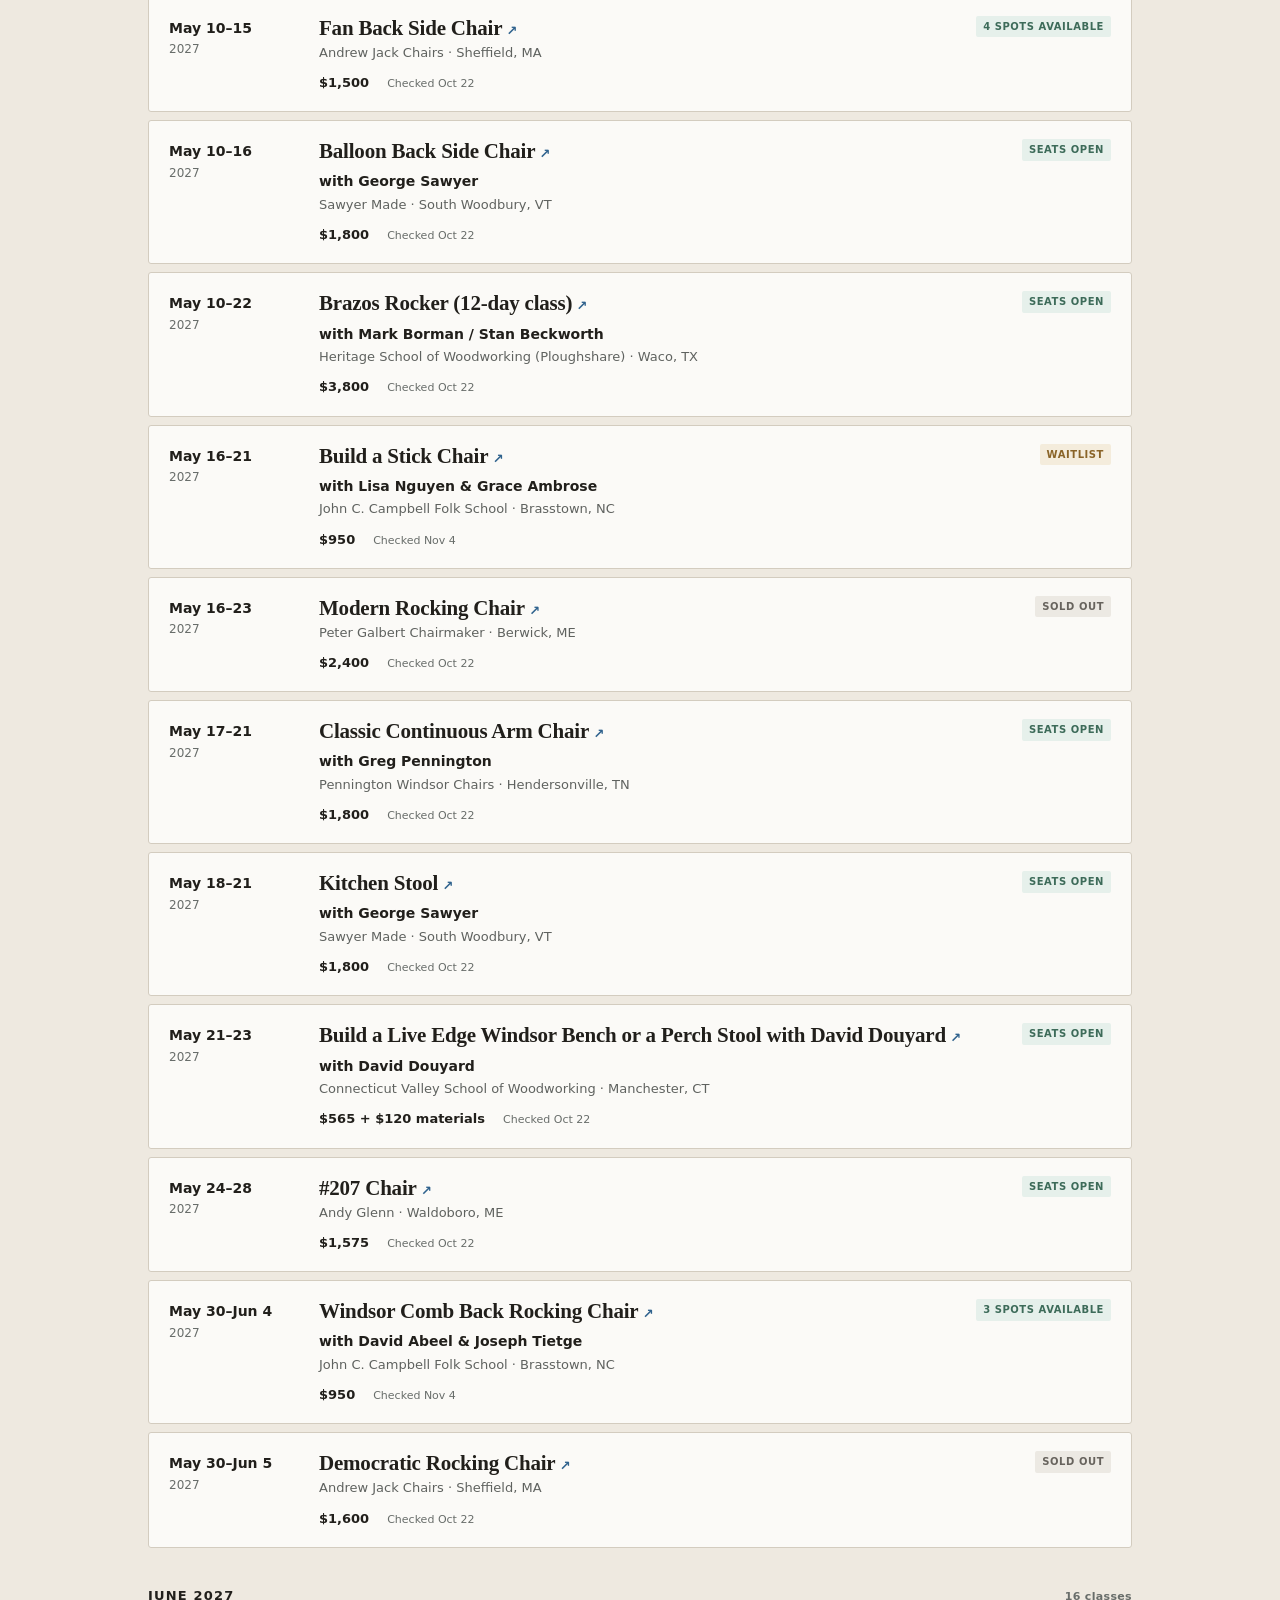
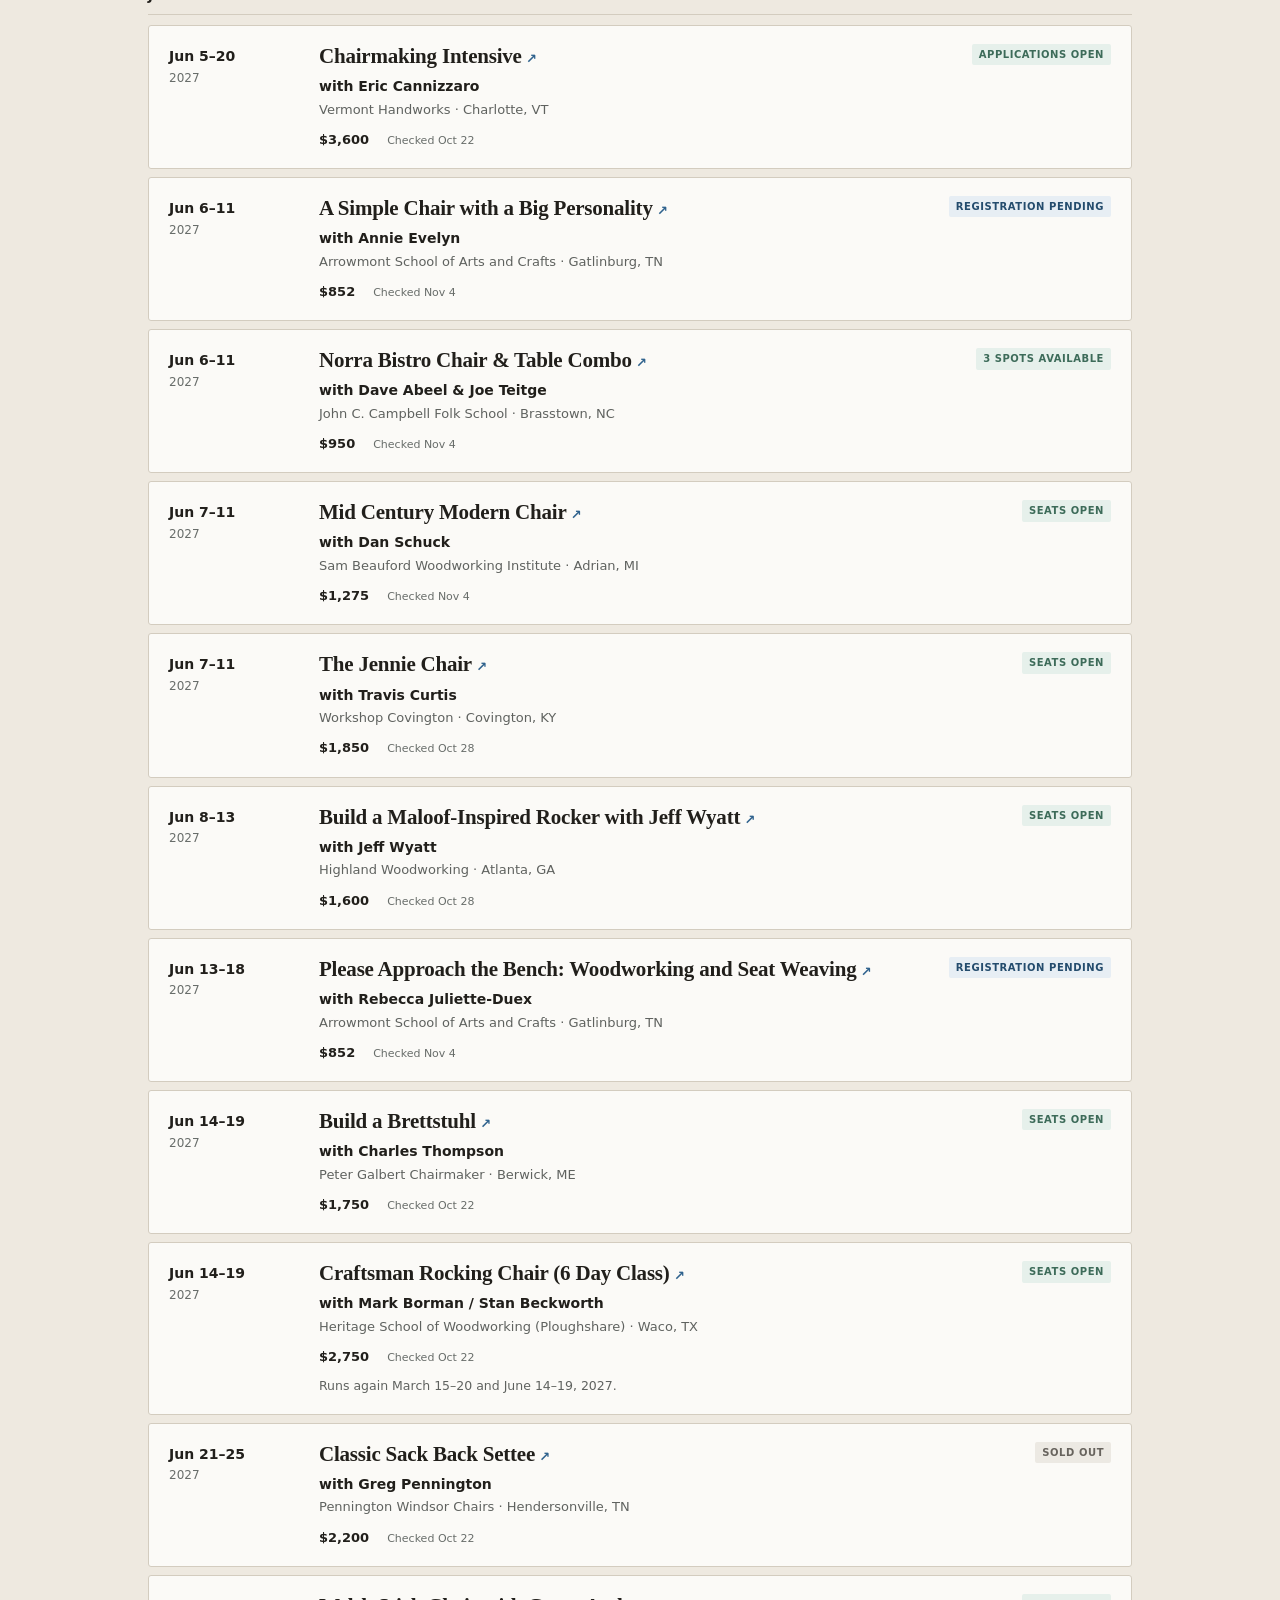
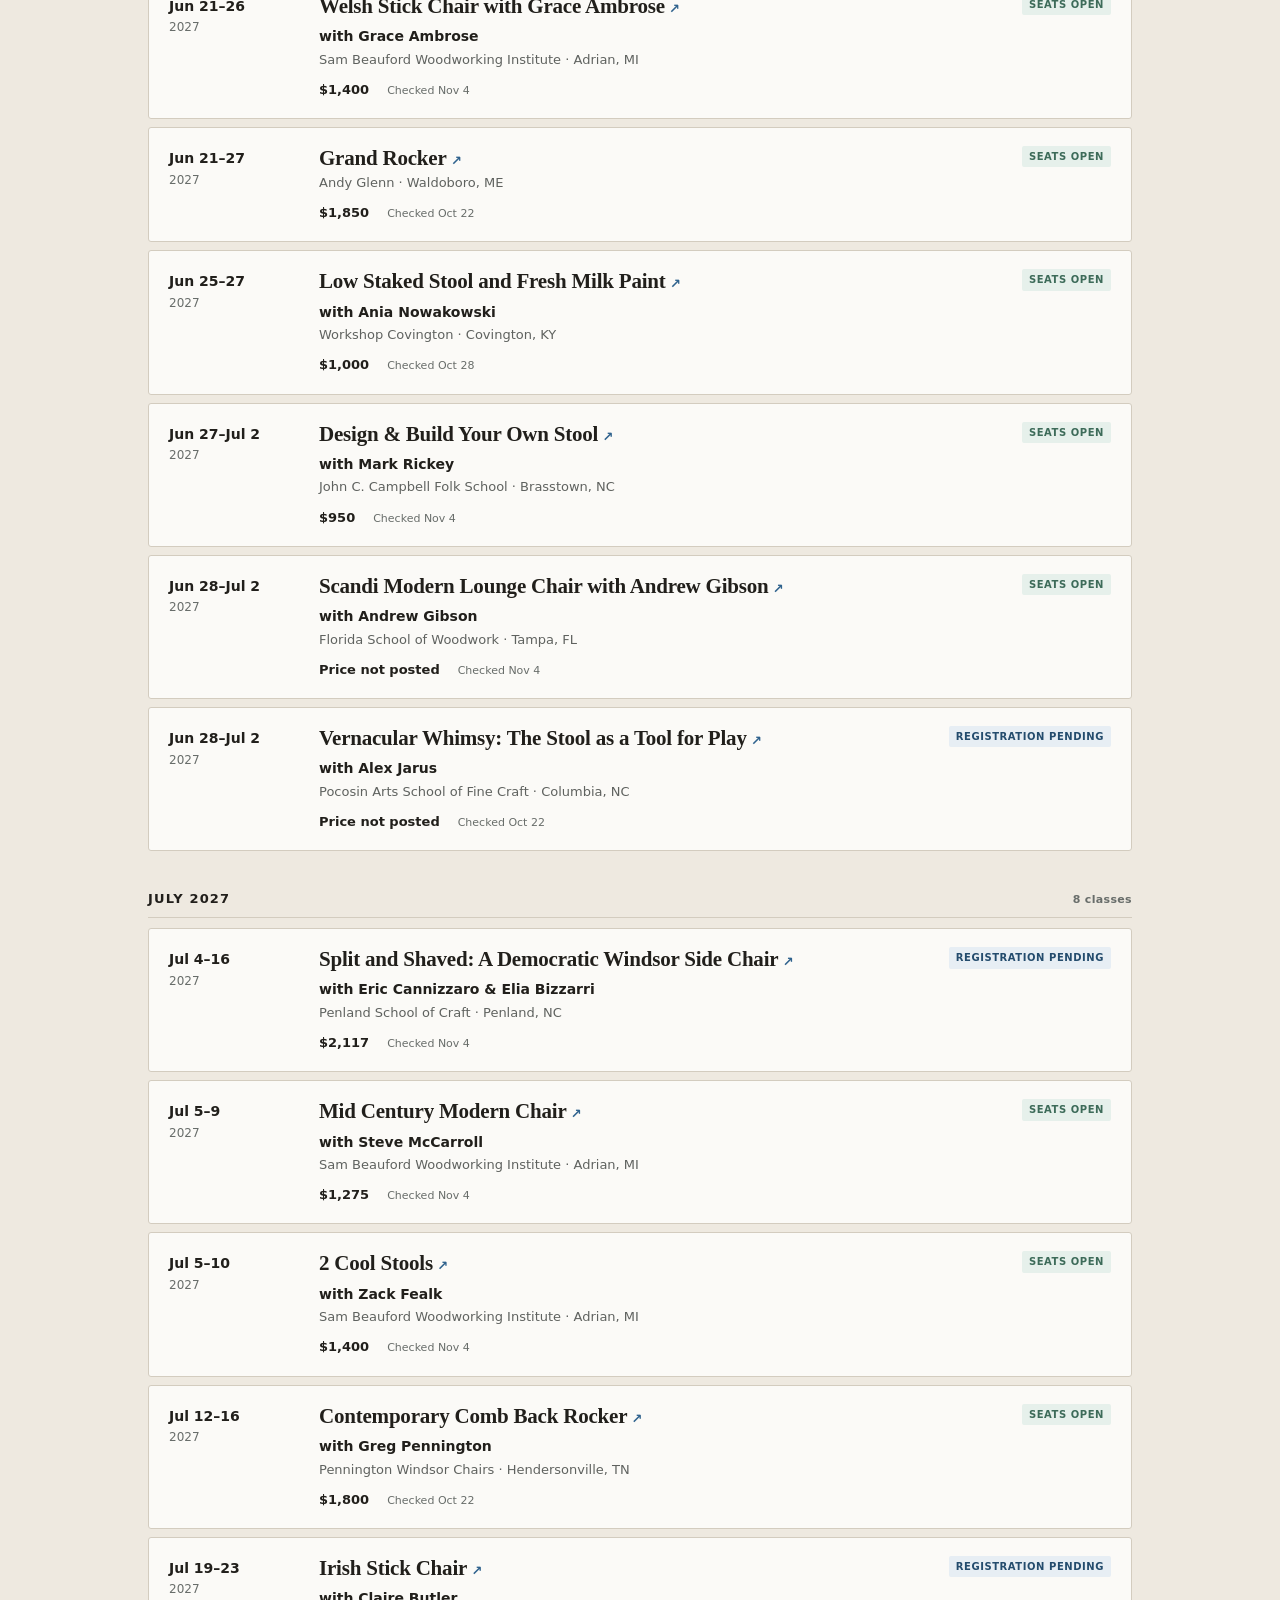
<file: classes/index.html>
<!DOCTYPE html>
<html lang="en">
<head>
<meta charset="utf-8">
<meta name="viewport" content="width=device-width, initial-scale=1">
<title>Chairmaking classes — chairmak.ing</title>
<meta name="description" content="Find upcoming US chairmaking classes — Windsor, stick chair, ladderback, greenwood, rockers, stools, and benches — with dates, cost, availability, and organizer links.">
<link rel="canonical" href="https://chairmak.ing/classes/">
<link rel="icon" type="image/png" sizes="32x32" href="/favicon-32.png">
<link rel="apple-touch-icon" href="/apple-touch-icon.png">
<meta name="theme-color" content="#eee9e0">
<meta property="og:title" content="Chairmaking classes — chairmak.ing">
<meta property="og:description" content="A curated finder for hands-on chairmaking classes across the United States.">
<meta property="og:url" content="https://chairmak.ing/classes/">
<meta property="og:type" content="website">
<style>
:root {
  --ground: #eee9e0;
  --paper: #fbfaf7;
  --ink: #211f1b;
  --muted: #5f625f;
  --quiet: #686d6a;
  --rule: #d3ccbf;
  --blue: #2f628d;
  --blue-dark: #244c6d;
  --blue-soft: #e7eef4;
  --navy: #1f2b34;
  --rust: #93442d;
  --green: #3d6b59;
  --green-soft: #e6f0eb;
  --sand: #8a6428;
  --sand-soft: #f4ecdc;
  --sans: "Avenir Next", Avenir, "Helvetica Neue", system-ui, -apple-system, sans-serif;
  --serif: "Iowan Old Style", "Palatino Linotype", Palatino, Charter, Georgia, serif;
}
* { box-sizing: border-box; }
html { scroll-behavior: smooth; }
body {
  margin: 0;
  color: var(--ink);
  background: var(--ground);
  font: 16px/1.55 var(--sans);
  -webkit-text-size-adjust: 100%;
}
a { color: inherit; }
button, input, select { font: inherit; }
[hidden] { display: none !important; }
.skip-link {
  position: fixed; z-index: 100; top: 12px; left: 12px;
  padding: 10px 14px; color: #fff; background: var(--navy);
  transform: translateY(-160%); text-decoration: none;
}
.skip-link:focus { transform: translateY(0); }
:focus-visible { outline: 2px solid var(--blue); outline-offset: 3px; }
.site-bar {
  max-width: 1040px; margin: 0 auto; padding: 26px 28px 0;
  display: flex; align-items: center; justify-content: space-between; gap: 20px;
}
.brand { font-weight: 750; letter-spacing: -.02em; text-decoration: none; }
.brand:hover { color: var(--blue); }
.site-note { color: var(--muted); font-size: 13px; }
main { max-width: 1040px; margin: 0 auto; padding: 54px 28px 80px; }
.page-intro {
  display: grid; grid-template-columns: minmax(0, 1.65fr) minmax(250px, .75fr);
  gap: 64px; align-items: end; padding-bottom: 46px;
}
.eyebrow {
  margin: 0 0 12px; color: var(--rust); font-size: 12px; font-weight: 800;
  letter-spacing: .13em; text-transform: uppercase;
}
h1, h2, h3, h4, p { overflow-wrap: anywhere; }
h1 {
  max-width: 720px; margin: 0;
  font: 600 clamp(42px, 6vw, 72px)/.98 var(--serif); letter-spacing: -.035em;
}
.lede {
  max-width: 700px; margin: 24px 0 0;
  color: var(--muted); font-size: clamp(17px, 2vw, 20px); line-height: 1.5;
}
.source-note { max-width: 700px; margin: 14px 0 0; color: var(--quiet); font-size: 13px; }
.jump-links { display: flex; flex-wrap: wrap; gap: 18px; margin-top: 24px; }
.jump-links a {
  color: var(--blue-dark); font-size: 13px; font-weight: 750;
  text-decoration-thickness: 1px; text-underline-offset: 4px;
}
.stats {
  margin: 0; padding: 22px 24px; color: #f8f5ee; background: var(--navy);
  display: grid; grid-template-columns: 1fr 1fr; gap: 20px; border-radius: 3px;
}
.stats div:nth-child(n+3) { padding-top: 16px; border-top: 1px solid rgba(255,255,255,.18); }
.stats dt { color: #bec8cc; font-size: 11px; letter-spacing: .09em; text-transform: uppercase; }
.stats dd { margin: 3px 0 0; font: 600 26px/1.1 var(--serif); }
.finder {
  margin-bottom: 50px; padding: 24px 0 26px;
  border-block: 1px solid var(--rule);
}
.filter-heading { display: flex; align-items: baseline; justify-content: space-between; gap: 20px; margin-bottom: 18px; }
.filter-heading h2 { margin: 0; font: 600 28px/1.15 var(--serif); }
.filter-heading p { margin: 0; color: var(--muted); font-size: 13px; }
.filters { display: grid; grid-template-columns: minmax(230px, 1.5fr) 1fr 1fr auto; gap: 12px; align-items: end; }
.field { display: grid; gap: 6px; color: var(--muted); font-size: 12px; font-weight: 750; }
.field input, .field select {
  width: 100%; min-height: 46px; padding: 10px 12px;
  color: var(--ink); background: var(--paper); border: 1px solid var(--rule); border-radius: 3px;
}
.field input::placeholder { color: #777b78; }
.region-filter {
  grid-column: 1 / -2; min-width: 0; margin: 4px 0 0; padding: 0; border: 0;
}
.region-filter legend { margin-bottom: 7px; color: var(--muted); font-size: 12px; font-weight: 750; }
.region-options { display: flex; flex-wrap: wrap; gap: 7px; }
.region-chip { position: relative; cursor: pointer; }
.region-chip input { position: absolute; opacity: 0; pointer-events: none; }
.region-chip span {
  min-height: 42px; padding: 9px 14px; display: inline-flex; align-items: center;
  color: var(--muted); background: var(--paper); border: 1px solid var(--rule); border-radius: 999px;
  font-size: 13px;
}
.region-chip input:checked + span { color: var(--blue-dark); background: var(--blue-soft); border-color: var(--blue); font-weight: 750; }
.region-chip input:focus-visible + span { outline: 2px solid var(--blue); outline-offset: 3px; }
.clear-button, .text-button {
  min-height: 44px; padding: 9px 4px; color: var(--blue-dark); background: transparent;
  border: 0; text-decoration: underline; text-underline-offset: 4px; cursor: pointer; font-weight: 700;
}
.clear-button { align-self: end; }
.school-filter-note {
  grid-column: 1 / -1; margin: 6px 0 0; padding: 9px 12px;
  color: var(--blue-dark); background: var(--blue-soft); font-size: 13px;
}
.results-head {
  display: flex; align-items: baseline; justify-content: space-between; gap: 24px;
  margin-bottom: 22px;
}
.results-head h2 { margin: 0; font: 600 34px/1.1 var(--serif); }
.results-head p { margin: 0; color: var(--muted); font-size: 13px; }
.month-group { margin: 0 0 38px; }
.month-group > h3 {
  margin: 0 0 10px; padding-bottom: 8px; border-bottom: 1px solid var(--rule);
  display: flex; align-items: baseline; justify-content: space-between; gap: 16px;
  color: var(--ink); font-size: 13px; font-weight: 800; letter-spacing: .09em; text-transform: uppercase;
}
.month-count { color: var(--quiet); font-size: 11px; font-weight: 650; letter-spacing: .03em; text-transform: none; }
.class-list, .school-list { margin: 0; padding: 0; list-style: none; }
.class-item + .class-item { margin-top: 8px; }
.class-card {
  display: grid; grid-template-columns: 126px minmax(0, 1fr); gap: 24px;
  padding: 18px 20px; background: var(--paper); border: 1px solid var(--rule); border-radius: 3px;
  transition: border-color 150ms ease, transform 150ms ease;
}
.class-card:hover { border-color: #a9b4bc; transform: translateY(-1px); }
.when { padding-top: 2px; }
.when time { display: block; font-size: 14px; font-weight: 800; }
.when .yr { display: block; margin-top: 1px; color: var(--quiet); font-size: 12px; }
.class-body { min-width: 0; }
.class-title-row { display: flex; align-items: flex-start; justify-content: space-between; gap: 18px; }
.class-title-row h4 { margin: 0; font: 600 21px/1.2 var(--serif); letter-spacing: -.01em; }
.class-title-row h4 a { text-decoration: none; }
.class-title-row h4 a span { color: var(--blue); font: 650 13px/1 var(--sans); }
.class-title-row h4 a:hover { color: var(--blue-dark); text-decoration: underline; text-underline-offset: 3px; }
.statuses { display: flex; flex-wrap: wrap; justify-content: flex-end; gap: 5px; flex: 0 0 auto; }
.status {
  padding: 3px 7px; border-radius: 2px; white-space: nowrap;
  font-size: 10px; font-weight: 850; letter-spacing: .055em; text-transform: uppercase;
}
.status--open, .status--apps-open { color: var(--green); background: var(--green-soft); }
.status--1-spot-left, .status--waitlist { color: var(--sand); background: var(--sand-soft); }
.status--sold-out, .status--apps-closed { color: #67635d; background: #ece9e3; }
.status--registration-pending { color: var(--blue-dark); background: var(--blue-soft); }
.status--unknown { color: var(--quiet); background: transparent; box-shadow: inset 0 0 0 1px var(--rule); }
.status--now { color: #fff; background: var(--rust); }
.class-teacher, .class-place, .class-note { margin: 0; }
.class-teacher { margin-top: 7px; color: var(--ink); font-size: 14px; font-weight: 700; }
.class-place { margin-top: 2px; color: var(--muted); font-size: 13px; }
.class-facts { display: flex; flex-wrap: wrap; gap: 8px 18px; margin-top: 10px; align-items: baseline; }
.price { font-size: 13px; font-weight: 800; }
.checked { color: var(--quiet); font-size: 11px; }
.class-note { margin-top: 9px; color: var(--muted); font-size: 12.5px; }
.listed-options-group { margin-bottom: 42px; }
.listed-offering {
  overflow: hidden; background: var(--paper); border: 1px solid var(--rule); border-radius: 3px;
}
.listed-offering > summary {
  min-height: 70px; padding: 16px 20px; display: flex; align-items: center;
  justify-content: space-between; gap: 18px; cursor: pointer;
}
.listed-offering > summary strong { display: block; font: 600 21px/1.2 var(--serif); }
.listed-offering > summary small { display: block; margin-top: 4px; color: var(--muted); font-size: 12px; }
.listed-offering-intro { padding: 0 20px 17px; color: var(--muted); font-size: 13px; }
.listed-offering-intro p { margin: 0 0 6px; }
.listed-offering-intro a { color: var(--blue-dark); font-weight: 750; }
.listed-option-list { border-top: 1px solid var(--rule); }
.listed-option {
  padding: 11px 20px; display: grid; grid-template-columns: minmax(205px, .8fr) minmax(260px, 1.3fr) auto;
  align-items: center; gap: 12px 20px; border-top: 1px solid rgba(211,204,191,.65); font-size: 12px;
}
.listed-option:first-child { border-top: 0; }
.listed-option + .listed-option { margin-top: 0; }
.listed-option-dates { display: flex; align-items: baseline; gap: 7px; }
.listed-option-dates time { color: var(--ink); font-weight: 800; }
.listed-option-dates span, .listed-option-meta { color: var(--quiet); }
.listed-option-kind { color: var(--muted); }
.listed-option-meta { display: flex; align-items: center; justify-content: flex-end; gap: 7px; white-space: nowrap; }
.empty-state {
  padding: 40px 24px; text-align: center; background: var(--paper); border: 1px dashed var(--rule);
}
.empty-state h3 { margin: 0 0 6px; font: 600 24px/1.2 var(--serif); }
.empty-state p { margin: 0 0 12px; color: var(--muted); }
.empty-state a { margin-left: 16px; color: var(--blue-dark); font-weight: 700; }
.flexible-section, .archive-section {
  margin-top: 78px; padding-top: 52px; border-top: 1px solid var(--rule);
}
.section-intro {
  display: grid; grid-template-columns: 1fr 1fr; gap: 40px; align-items: end;
}
.section-intro h2 { margin: 0; font: 600 34px/1.1 var(--serif); }
.section-intro > p { margin: 0; color: var(--muted); font-size: 14px; }
.flexible-grid {
  margin-top: 24px; display: grid; grid-template-columns: 1fr 1fr; gap: 10px;
}
.flexible-card {
  min-width: 0; padding: 20px; background: var(--paper); border: 1px solid var(--rule); border-radius: 3px;
}
.flexible-place {
  margin: 0; color: var(--quiet); font-size: 11px; font-weight: 750;
  text-transform: uppercase; letter-spacing: .05em;
}
.flexible-card h3 { margin: 8px 0 0; font: 600 21px/1.2 var(--serif); }
.flexible-card h3 a { text-decoration: none; }
.flexible-card h3 a:hover { color: var(--blue-dark); text-decoration: underline; text-underline-offset: 3px; }
.flexible-card h3 span { color: var(--blue); font: 650 13px/1 var(--sans); }
.flexible-teacher { margin: 7px 0 0; font-size: 13px; font-weight: 750; }
.flexible-card > p:not(.flexible-place):not(.flexible-teacher) { margin: 11px 0 8px; color: var(--muted); font-size: 13px; }
.flexible-facts { display: flex; flex-wrap: wrap; gap: 5px 14px; margin-top: 12px; font-size: 12px; font-weight: 750; }
.flexible-facts span + span::before { margin-right: 14px; color: #a79e90; content: "·"; }
.pattern-block { margin-top: 30px; }
.pattern-heading { display: flex; align-items: baseline; justify-content: space-between; gap: 20px; margin-bottom: 10px; }
.pattern-heading h3 { margin: 0; font: 600 24px/1.2 var(--serif); }
.pattern-heading p { margin: 0; color: var(--quiet); font-size: 12px; }
.pattern-grid { display: grid; grid-template-columns: repeat(3, minmax(0, 1fr)); gap: 8px; }
.pattern-card { padding: 15px 16px; background: #e5ded2; border: 1px solid #cec4b4; border-radius: 3px; }
.pattern-card h4 { margin: 0; font: 600 17px/1.2 var(--serif); }
.pattern-card p { margin: 5px 0 12px; color: var(--muted); font-size: 11px; }
.pattern-card div { display: grid; gap: 3px; color: var(--quiet); font-size: 10.5px; }
.pattern-card strong { color: var(--rust); font-size: 11px; }
.archive-tools {
  margin: 30px 0 12px; padding: 16px 0; display: grid;
  grid-template-columns: minmax(220px, 1fr) 180px auto; gap: 12px; align-items: end;
  border-block: 1px solid var(--rule);
}
.archive-tools input, .archive-tools select {
  width: 100%; min-height: 44px; padding: 9px 11px; color: var(--ink);
  background: var(--paper); border: 1px solid var(--rule); border-radius: 3px;
}
.archive-tools > p { margin: 0 0 12px; color: var(--quiet); font-size: 12px; white-space: nowrap; }
.archive-year { border-bottom: 1px solid var(--rule); }
.archive-year > summary {
  min-height: 56px; padding: 14px 4px; display: flex; justify-content: space-between;
  align-items: center; gap: 20px; cursor: pointer; font-weight: 800;
}
.archive-year > summary span:last-child { color: var(--quiet); font-size: 12px; font-weight: 600; }
.past-list { margin: 0; padding: 0 0 16px; list-style: none; }
.past-item {
  min-height: 70px; padding: 13px 4px 13px 22px; display: grid;
  grid-template-columns: 112px minmax(0, 1fr) auto; gap: 18px; align-items: start;
  border-top: 1px solid rgba(211,204,191,.7);
}
.past-item > time { color: var(--muted); font-size: 12px; font-weight: 750; }
.past-item h4 { margin: 0; font: 600 17px/1.25 var(--serif); }
.past-item h4 a { text-decoration: none; }
.past-item h4 a:hover { color: var(--blue-dark); text-decoration: underline; text-underline-offset: 3px; }
.past-item h4 span { color: var(--blue); font: 650 11px/1 var(--sans); }
.past-item p { margin: 3px 0 0; color: var(--quiet); font-size: 11.5px; }
.completed {
  padding: 3px 7px; color: var(--quiet); background: #e8e5de; border-radius: 2px;
  font-size: 9.5px; font-weight: 800; letter-spacing: .05em; text-transform: uppercase;
}
.directory-head {
  margin-top: 78px; padding-top: 52px; border-top: 1px solid var(--rule);
  display: grid; grid-template-columns: 1fr 1fr; gap: 40px; align-items: end;
}
.directory-head h2 { margin: 0; font: 600 34px/1.1 var(--serif); }
.directory-head > p { margin: 0; color: var(--muted); font-size: 14px; }
.start-here {
  margin: 24px 0 18px; padding: 18px 20px; display: grid; grid-template-columns: 90px 1fr; gap: 20px;
  color: #f8f5ee; background: var(--navy); border-radius: 3px;
}
.start-label { color: #c5d0d4; font-size: 11px; font-weight: 850; letter-spacing: .1em; text-transform: uppercase; }
.start-here a { font: 600 20px/1.2 var(--serif); text-decoration: none; }
.start-here a:hover { text-decoration: underline; text-underline-offset: 3px; }
.start-here p { margin: 5px 0 0; color: #cbd3d5; font-size: 13px; }
.directory-group { margin-top: 24px; }
.directory-subhead { margin: 0 0 10px; font: 600 22px/1.2 var(--serif); }
.school-regions { border-top: 1px solid var(--rule); }
.school-region { border-bottom: 1px solid var(--rule); }
.school-region summary, .closed-note summary {
  min-height: 56px; padding: 14px 4px; display: flex; justify-content: space-between; align-items: center; gap: 20px;
  cursor: pointer; font-weight: 800; list-style-position: outside;
}
.school-region summary span:last-child { color: var(--quiet); font-size: 12px; font-weight: 600; }
.school-list { padding-bottom: 14px; }
.school {
  min-height: 50px; padding: 10px 4px 10px 22px; display: flex; align-items: center;
  justify-content: space-between; gap: 16px; border-top: 1px solid rgba(211,204,191,.65);
}
.school-who { min-width: 0; }
.school-who > a { font-size: 14px; font-weight: 750; text-decoration: none; }
.school-who > a:hover { color: var(--blue-dark); text-decoration: underline; text-underline-offset: 3px; }
.where { display: block; color: var(--quiet); font-size: 12px; }
.school-badge {
  flex: 0 0 auto; padding: 3px 7px; color: var(--blue-dark); background: var(--blue-soft);
  border-radius: 2px; font-size: 10px; font-weight: 800; text-decoration: none; text-transform: uppercase;
}
.school-badge:hover { text-decoration: underline; }
.school-badge--quiet { color: var(--quiet); background: #e8e5de; }
.school-badge--flex { color: var(--green); background: var(--green-soft); }
.school-badges { flex: 0 0 auto; display: flex; flex-wrap: wrap; justify-content: flex-end; gap: 5px; }
.watchlist-directory { margin-top: 22px; border-block: 1px solid var(--rule); }
.watchlist-directory > summary {
  min-height: 58px; padding: 14px 4px; display: flex; justify-content: space-between;
  align-items: center; gap: 20px; cursor: pointer; font-weight: 800;
}
.watchlist-directory > summary span:last-child { color: var(--quiet); font-size: 12px; font-weight: 600; }
.watchlist-directory > p { margin: 0 4px 18px; color: var(--muted); font-size: 13px; }
.watchlist-directory .school-regions { margin-bottom: 14px; }
.closed-note { margin-top: 18px; color: var(--muted); font-size: 13px; }
.closed-note summary { min-height: 44px; padding: 8px 4px; color: var(--ink); }
.closed-note p { margin: 2px 0 0; padding: 0 4px 8px; }
.closed-note a { color: var(--blue-dark); }
.suggest {
  margin-top: 64px; padding: 30px 32px; color: #f8f5ee; background: var(--navy);
  display: flex; align-items: center; justify-content: space-between; gap: 30px; border-radius: 3px;
}
.suggest h2 { margin: 0; font: 600 28px/1.15 var(--serif); }
.suggest p { max-width: 610px; margin: 8px 0 0; color: #cbd3d5; font-size: 14px; }
.button {
  flex: 0 0 auto; min-height: 46px; padding: 11px 17px; display: inline-flex; align-items: center;
  color: var(--navy); background: #f5eee1; border-radius: 2px; text-decoration: none; font-weight: 800;
}
.button:hover { background: #fff; }
footer {
  margin-top: 54px; padding-top: 20px; border-top: 1px solid var(--rule);
  display: flex; justify-content: space-between; gap: 20px; color: var(--quiet); font-size: 12px;
}
footer a { color: var(--muted); }
@media (max-width: 760px) {
  .site-bar { padding-inline: 18px; }
  main { padding: 42px 18px 60px; }
  .page-intro { grid-template-columns: 1fr; gap: 28px; padding-bottom: 36px; }
  .filters { grid-template-columns: 1fr 1fr; }
  .field:first-child, .region-filter, .school-filter-note { grid-column: 1 / -1; }
  .clear-button { grid-column: 2; justify-self: end; }
  .directory-head { grid-template-columns: 1fr; gap: 12px; }
  .section-intro { grid-template-columns: 1fr; gap: 12px; }
  .pattern-grid { grid-template-columns: 1fr 1fr; }
  .archive-tools { grid-template-columns: 1fr 180px; }
  .archive-tools > p { grid-column: 1 / -1; margin: 0; }
  .suggest { align-items: flex-start; flex-direction: column; }
}
@media (max-width: 560px) {
  html { scroll-behavior: auto; }
  .site-note { display: none; }
  h1 { font-size: 44px; }
  .lede { font-size: 17px; }
  .stats { grid-template-columns: 1fr 1fr; }
  .filter-heading { display: block; }
  .filter-heading p { margin-top: 5px; }
  .filters { grid-template-columns: 1fr; }
  .field, .field:first-child, .region-filter, .school-filter-note, .clear-button { grid-column: 1; }
  .clear-button { justify-self: start; }
  .region-chip span { min-height: 44px; }
  .results-head { display: block; }
  .results-head p { margin-top: 5px; }
  .class-card { grid-template-columns: 1fr; gap: 8px; padding: 16px; }
  .when { display: flex; gap: 7px; align-items: baseline; }
  .when time, .when .yr { display: inline; }
  .class-title-row { display: block; }
  .statuses { justify-content: flex-start; margin-top: 8px; }
  .class-title-row h4 { font-size: 20px; }
  .listed-offering > summary { align-items: flex-start; }
  .listed-option { grid-template-columns: 1fr; gap: 3px; padding: 12px 16px; }
  .listed-option-meta { justify-content: flex-start; }
  .flexible-grid, .pattern-grid, .archive-tools { grid-template-columns: 1fr; }
  .flexible-facts span + span::before { display: none; }
  .past-item { grid-template-columns: 1fr auto; gap: 5px 12px; padding-left: 12px; }
  .past-item > time { grid-column: 1 / -1; }
  .school { align-items: flex-start; flex-direction: column; gap: 7px; }
  .school-badges { justify-content: flex-start; }
  .school-badge { margin-left: 0; }
  .start-here { grid-template-columns: 1fr; gap: 6px; }
  .suggest { padding: 26px 22px; }
  footer { flex-direction: column; gap: 6px; }
}
@media (prefers-reduced-motion: reduce) {
  *, *::before, *::after { scroll-behavior: auto !important; transition: none !important; }
}
</style>
</head>
<body>
<a class="skip-link" href="#filters">Skip to class filters</a>
<header class="site-bar">
  <a class="brand" href="/">chairmak.ing</a>
  <span class="site-note">Lewis Laskin · a working notebook for chairmakers</span>
</header>

<main>
  <header class="page-intro">
    <div>
      <p class="eyebrow">Learn the craft</p>
      <h1>Find a chairmaking class.</h1>
      <p class="lede">Hands-on classes in the United States where you build a chair, rocker,
        stool, settee, or bench. Dates, cost, availability, and links to the organizer.</p>
      <p class="source-note">Curated, not exhaustive. Book directly with the organizer; no affiliations
        or commissions. Latest source review: October 28, 2026.</p>
      <nav class="jump-links" aria-label="On this page">
        <a href="#upcoming">Upcoming <span id="jump-class-count"></span></a>
        <a href="#by-arrangement">By arrangement <span id="jump-flex-count"></span></a>
        <a href="#past">Past classes <span id="jump-past-count"></span></a>
        <a href="#schools">Teaching sources</a>
        <a href="#suggest">Suggest a class</a>
      </nav>
    </div>
    <dl class="stats" aria-label="Class list summary">
      <div><dt>Upcoming</dt><dd id="stat-class-count">—</dd></div>
      <div><dt>By arrangement</dt><dd id="stat-flex-count">—</dd></div>
      <div><dt>Past listings</dt><dd id="stat-past-count">—</dd></div>
      <div><dt>Sources</dt><dd id="stat-source-count">—</dd></div>
    </dl>
  </header>

  <section class="finder" aria-labelledby="filter-title">
    <div class="filter-heading">
      <h2 id="filter-title">Find your class</h2>
      <p>Every filter works together.</p>
    </div>
    <form class="filters" id="filters" role="search">
      <label class="field">
        <span>Search classes</span>
        <input id="class-search" name="q" type="search" autocomplete="off"
          placeholder="Chair, teacher, school, or state">
      </label>
      <label class="field">
        <span>Availability</span>
        <select id="status-filter" name="status">
          <option value="all">Any availability</option>
          <option value="available">Seats or applications open</option>
          <option value="waitlist">Waitlist</option>
          <option value="full">Full or applications closed</option>
          <option value="pending">Registration pending</option>
          <option value="unknown">Check with organizer</option>
        </select>
      </label>
      <label class="field">
        <span>When</span>
        <select id="when-filter" name="when">
          <option value="all">Any future date</option>
          <option value="next90">Next 90 days</option>
        </select>
      </label>
      <button class="clear-button" type="reset" data-clear-filters hidden>Clear filters</button>

      <fieldset class="region-filter">
        <legend>Region</legend>
        <div class="region-options">
          <label class="region-chip"><input type="radio" name="region" value="all" checked><span>Everywhere</span></label>
          <label class="region-chip"><input type="radio" name="region" value="NE"><span>Northeast</span></label>
          <label class="region-chip"><input type="radio" name="region" value="S"><span>South</span></label>
          <label class="region-chip"><input type="radio" name="region" value="MW"><span>Midwest</span></label>
          <label class="region-chip"><input type="radio" name="region" value="W"><span>West</span></label>
          <label class="region-chip"><input type="radio" name="region" value="X"><span>Location not posted</span></label>
        </div>
      </fieldset>
      <p class="school-filter-note" id="school-filter-note" hidden></p>
    </form>
  </section>

  <!-- CLASSES:BEGIN -->
<div class="results-head">
  <h2 id="upcoming">Upcoming classes</h2>
  <p id="result-summary" aria-live="polite" aria-atomic="true">Showing 123 classes</p>
</div>
<div id="class-results">
  <section class="month-group listed-options-group" data-month="listed-william-boyle-two-weekend-options"
      data-count-label="date option" data-count-label-plural="date options"
      aria-labelledby="listed-william-boyle-two-weekend-options-title">
    <h3 id="listed-william-boyle-two-weekend-options-title"><span>Choose a listed slot</span><span class="month-count">10 two-weekend date options</span></h3>
    <details class="listed-offering" open>
      <summary><span><strong>One-on-one chairmaking with William Boyle</strong><small>William Boyle, Chair Maker · Belvidere, IL</small></span><span class="status status--open">Seats open</span></summary>
      <div class="listed-offering-intro">
        <p>Each option is one eight-day class taught across two Thursday–Sunday sessions. Choose one complete pair of weekends.</p>
        <p><span class="price">$2,515</span> · Eight instructional days across two listed Thu–Sun sessions; two students maximum.</p>
        <a href="https://williamboylechairmaker.com/store/p/one-on-one-chair-making-instruction" rel="noopener">View class and registration details<span aria-hidden="true"> ↗</span></a>
      </div>
      <ol class="class-list listed-option-list">
        <li class="class-item listed-option" data-region="MW" data-status="available"
          data-status-detail="open" data-start="2026-11-12" data-end="2026-11-22"
          data-year="2026" data-org="william boyle">
          <div class="listed-option-dates"><time datetime="2026-11-12">Nov 12–15 &amp; Nov 19–22</time><span>2026</span></div>
          <span class="listed-option-kind">Windsor Armchair or Rocker — one-on-one instruction · with William Boyle</span>
          <span class="listed-option-meta">8 instruction days<span class="status status--now">Happening now</span></span>
        </li>
        <li class="class-item listed-option" data-region="MW" data-status="available"
          data-status-detail="open" data-start="2026-12-03" data-end="2026-12-20"
          data-year="2026" data-org="william boyle">
          <div class="listed-option-dates"><time datetime="2026-12-03">Dec 3–6 &amp; Dec 17–20</time><span>2026</span></div>
          <span class="listed-option-kind">Windsor Armchair or Rocker — one-on-one instruction · with William Boyle</span>
          <span class="listed-option-meta">8 instruction days</span>
        </li>
        <li class="class-item listed-option" data-region="MW" data-status="available"
          data-status-detail="open" data-start="2026-12-31" data-end="2027-01-10"
          data-year="2026" data-org="william boyle">
          <div class="listed-option-dates"><time datetime="2026-12-31">Dec 31–Jan 3 &amp; Jan 7–10</time><span>2026–27</span></div>
          <span class="listed-option-kind">Windsor Armchair or Rocker — one-on-one instruction · with William Boyle</span>
          <span class="listed-option-meta">8 instruction days</span>
        </li>
        <li class="class-item listed-option" data-region="MW" data-status="available"
          data-status-detail="open" data-start="2027-01-14" data-end="2027-01-31"
          data-year="2027" data-org="william boyle">
          <div class="listed-option-dates"><time datetime="2027-01-14">Jan 14–17 &amp; Jan 28–31</time><span>2027</span></div>
          <span class="listed-option-kind">Windsor Armchair or Rocker — one-on-one instruction · with William Boyle</span>
          <span class="listed-option-meta">8 instruction days</span>
        </li>
        <li class="class-item listed-option" data-region="MW" data-status="available"
          data-status-detail="open" data-start="2027-02-11" data-end="2027-02-21"
          data-year="2027" data-org="william boyle">
          <div class="listed-option-dates"><time datetime="2027-02-11">Feb 11–14 &amp; Feb 18–21</time><span>2027</span></div>
          <span class="listed-option-kind">Windsor Armchair or Rocker — one-on-one instruction · with William Boyle</span>
          <span class="listed-option-meta">8 instruction days</span>
        </li>
        <li class="class-item listed-option" data-region="MW" data-status="available"
          data-status-detail="open" data-start="2027-03-04" data-end="2027-03-14"
          data-year="2027" data-org="william boyle">
          <div class="listed-option-dates"><time datetime="2027-03-04">Mar 4–7 &amp; Mar 11–14</time><span>2027</span></div>
          <span class="listed-option-kind">Windsor Armchair or Rocker — one-on-one instruction · with William Boyle</span>
          <span class="listed-option-meta">8 instruction days</span>
        </li>
        <li class="class-item listed-option" data-region="MW" data-status="available"
          data-status-detail="open" data-start="2027-03-25" data-end="2027-04-04"
          data-year="2027" data-org="william boyle">
          <div class="listed-option-dates"><time datetime="2027-03-25">Mar 25–28 &amp; Apr 1–4</time><span>2027</span></div>
          <span class="listed-option-kind">Windsor Armchair or Rocker — one-on-one instruction · with William Boyle</span>
          <span class="listed-option-meta">8 instruction days</span>
        </li>
        <li class="class-item listed-option" data-region="MW" data-status="available"
          data-status-detail="open" data-start="2027-04-15" data-end="2027-04-25"
          data-year="2027" data-org="william boyle">
          <div class="listed-option-dates"><time datetime="2027-04-15">Apr 15–18 &amp; Apr 22–25</time><span>2027</span></div>
          <span class="listed-option-kind">Windsor Armchair or Rocker — one-on-one instruction · with William Boyle</span>
          <span class="listed-option-meta">8 instruction days</span>
        </li>
        <li class="class-item listed-option" data-region="MW" data-status="available"
          data-status-detail="open" data-start="2027-05-06" data-end="2027-05-16"
          data-year="2027" data-org="william boyle">
          <div class="listed-option-dates"><time datetime="2027-05-06">May 6–9 &amp; May 13–16</time><span>2027</span></div>
          <span class="listed-option-kind">Windsor Armchair or Rocker — one-on-one instruction · with William Boyle</span>
          <span class="listed-option-meta">8 instruction days</span>
        </li>
        <li class="class-item listed-option" data-region="MW" data-status="available"
          data-status-detail="open" data-start="2027-06-10" data-end="2027-06-20"
          data-year="2027" data-org="william boyle">
          <div class="listed-option-dates"><time datetime="2027-06-10">Jun 10–13 &amp; Jun 17–20</time><span>2027</span></div>
          <span class="listed-option-kind">Windsor Armchair or Rocker — one-on-one instruction · with William Boyle</span>
          <span class="listed-option-meta">8 instruction days</span>
        </li>
      </ol>
    </details>
  </section>
  <section class="month-group" data-month="2026-10" aria-labelledby="month-2026-10">
    <h3 id="month-2026-10"><span>October 2026</span><span class="month-count">2 classes</span></h3>
    <ol class="class-list">
      <li class="class-item" data-region="NE" data-status="available"
          data-status-detail="open" data-start="2026-10-26" data-end="2026-12-14"
          data-year="2026" data-org="philadelphia furniture">
        <article class="class-card">
          <div class="when"><time datetime="2026-10-26">Oct 26–Dec 14</time><span class="yr">2026</span></div>
          <div class="class-body">
            <div class="class-title-row">
              <h4><a href="https://www.philadelphiafurnitureworkshop.com/project-courses/total-beginner-3-ladderback-chair" rel="noopener">Build a Ladderback Chair (Total Beginner 3)<span aria-hidden="true"> ↗</span></a></h4>
              <div class="statuses"><span class="status status--now">Happening now</span><span class="status status--open">Seats open</span></div>
            </div>
          <p class="class-teacher">with Craig Stevens</p>
            <p class="class-place">Philadelphia Furniture Workshop <span aria-hidden="true">·</span> Philadelphia, PA</p>
            <div class="class-facts">
              <span class="price">$875</span>
              <span class="checked">Checked <time datetime="2026-10-22">Oct 22</time></span>
            </div>
          </div>
        </article>
      </li>
      <li class="class-item" data-region="W" data-status="full"
          data-status-detail="sold-out" data-start="2026-10-27" data-end="2026-11-24"
          data-year="2026" data-org="mission-community-woodshop">
        <article class="class-card">
          <div class="when"><time datetime="2026-10-27">Oct 27–Nov 24</time><span class="yr">2026</span></div>
          <div class="class-body">
            <div class="class-title-row">
              <h4><a href="https://www.missioncommunitywoodshop.org/service-page/tuesday-oct-27-nov-24-am-ts" rel="noopener">Three-legged Stool (Tuesday mornings)<span aria-hidden="true"> ↗</span></a></h4>
              <div class="statuses"><span class="status status--now">Happening now</span><span class="status status--sold-out">Sold out</span></div>
            </div>
          <p class="class-teacher">with Mayuresh Visswanathan</p>
            <p class="class-place">Mission Community Woodshop <span aria-hidden="true">·</span> San Francisco, CA</p>
            <div class="class-facts">
              <span class="price">$400</span>
              <span class="checked">Checked <time datetime="2026-10-22">Oct 22</time></span>
            </div>
          </div>
        </article>
      </li>
    </ol>
  </section>
  <section class="month-group" data-month="2026-11" aria-labelledby="month-2026-11">
    <h3 id="month-2026-11"><span>November 2026</span><span class="month-count">10 classes</span></h3>
    <ol class="class-list">
      <li class="class-item" data-region="NE" data-status="available"
          data-status-detail="open" data-start="2026-11-02" data-end="2026-12-07"
          data-year="2026" data-org="ml-woodworking">
        <article class="class-card">
          <div class="when"><time datetime="2026-11-02">Nov 2–Dec 7</time><span class="yr">2026</span></div>
          <div class="class-body">
            <div class="class-title-row">
              <h4><a href="https://michellelipson.com/classes-sign-up/sling-seat-stool-class" rel="noopener">Wegner Stool Class<span aria-hidden="true"> ↗</span></a></h4>
              <div class="statuses"><span class="status status--now">Happening now</span><span class="status status--open">Seats open</span></div>
            </div>
            <p class="class-place">ML Woodworking <span aria-hidden="true">·</span> Philadelphia, PA</p>
            <div class="class-facts">
              <span class="price">$540</span>
              <span class="checked">Checked <time datetime="2026-10-22">Oct 22</time></span>
            </div>
          </div>
        </article>
      </li>
      <li class="class-item" data-region="S" data-status="available"
          data-status-detail="1-spot-left" data-start="2026-11-15" data-end="2026-11-22"
          data-year="2026" data-org="campbell">
        <article class="class-card">
          <div class="when"><time datetime="2026-11-15">Nov 15–22</time><span class="yr">2026</span></div>
          <div class="class-body">
            <div class="class-title-row">
              <h4><a href="https://folkschool.configio.com/pd/4111/windsor-side-chair-for-beginners" rel="noopener">Windsor Side Chair for Beginners<span aria-hidden="true"> ↗</span></a></h4>
              <div class="statuses"><span class="status status--now">Happening now</span><span class="status status--1-spot-left">1 spot left</span></div>
            </div>
          <p class="class-teacher">with Tyler Rogers</p>
            <p class="class-place">John C. Campbell Folk School <span aria-hidden="true">·</span> Brasstown, NC</p>
            <div class="class-facts">
              <span class="price">$1,185</span>
              <span class="checked">Checked <time datetime="2026-11-04">Nov 4</time></span>
            </div>
          </div>
        </article>
      </li>
      <li class="class-item" data-region="S" data-status="full"
          data-status-detail="sold-out" data-start="2026-11-16" data-end="2026-11-21"
          data-year="2026" data-org="pine croft">
        <article class="class-card">
          <div class="when"><time datetime="2026-11-16">Nov 16–21</time><span class="yr">2026</span></div>
          <div class="class-body">
            <div class="class-title-row">
              <h4><a href="https://pinecroftwoodschool.com/class-green-wood-grand-rocker/" rel="noopener">Greenwood Grand Rocker<span aria-hidden="true"> ↗</span></a></h4>
              <div class="statuses"><span class="status status--now">Happening now</span><span class="status status--sold-out">Sold out</span></div>
            </div>
          <p class="class-teacher">with Andy Glenn</p>
            <p class="class-place">The Woodworking School at Pine Croft <span aria-hidden="true">·</span> Berea, KY</p>
            <div class="class-facts">
              <span class="price">$1,900</span>
              <span class="checked">Checked <time datetime="2026-10-22">Oct 22</time></span>
            </div>
          </div>
        </article>
      </li>
      <li class="class-item" data-region="S" data-status="full"
          data-status-detail="sold-out" data-start="2026-11-16" data-end="2026-11-21"
          data-year="2026" data-org="bizzarri">
        <article class="class-card">
          <div class="when"><time datetime="2026-11-16">Nov 16–21</time><span class="yr">2026</span></div>
          <div class="class-body">
            <div class="class-title-row">
              <h4><a href="https://handtoolwoodworking.com/loop-back-classes/" rel="noopener">Loop Back Side Chair<span aria-hidden="true"> ↗</span></a></h4>
              <div class="statuses"><span class="status status--now">Happening now</span><span class="status status--sold-out">Sold out</span></div>
            </div>
            <p class="class-place">Elia Bizzarri — Hand Tool Woodworking <span aria-hidden="true">·</span> Hillsborough, NC</p>
            <div class="class-facts">
              <span class="price">$1,800</span>
              <span class="checked">Checked <time datetime="2026-10-22">Oct 22</time></span>
            </div>
          </div>
        </article>
      </li>
      <li class="class-item" data-region="MW" data-status="available"
          data-status-detail="open" data-start="2026-11-21" data-end="2026-11-29"
          data-year="2026" data-org="fireweed">
        <article class="class-card">
          <div class="when"><time datetime="2026-11-21">Nov 21–29</time><span class="yr">2026</span></div>
          <div class="class-body">
            <div class="class-title-row">
              <h4><a href="https://fireweedwoodshop.org/event-6844416" rel="noopener">Post-and-Rung Stools (all gender/ no gender)<span aria-hidden="true"> ↗</span></a></h4>
              <div class="statuses"><span class="status status--now">Happening now</span><span class="status status--open">Seats open</span></div>
            </div>
          <p class="class-teacher">with Jeanette Torkelson and Anastasia Woodruff</p>
            <p class="class-place">Fireweed Community Woodshop <span aria-hidden="true">·</span> Minneapolis, MN</p>
            <div class="class-facts">
              <span class="price">$410</span>
              <span class="checked">Checked <time datetime="2026-10-22">Oct 22</time></span>
            </div>
          </div>
        </article>
      </li>
      <li class="class-item" data-region="S" data-status="available"
          data-status-detail="open" data-start="2026-11-23" data-end="2026-11-24"
          data-year="2026" data-org="maryland hall">
        <article class="class-card">
          <div class="when"><time datetime="2026-11-23">Nov 23–24</time><span class="yr">2026</span></div>
          <div class="class-body">
            <div class="class-title-row">
              <h4><a href="https://app.arts-people.com/index.php?class=mhca&amp;term=2026-01-25" rel="noopener">Woven Folk Stool: Handtools and Hickory Bark<span aria-hidden="true"> ↗</span></a></h4>
              <div class="statuses"><span class="status status--open">4 spots available</span></div>
            </div>
          <p class="class-teacher">with Lewis Laskin</p>
            <p class="class-place">Maryland Hall <span aria-hidden="true">·</span> Annapolis, MD</p>
            <div class="class-facts">
              <span class="price">$720</span>
              <span class="checked">Checked <time datetime="2026-10-28">Oct 28</time></span>
            </div>
          </div>
        </article>
      </li>
      <li class="class-item" data-region="W" data-status="available"
          data-status-detail="open" data-start="2026-11-28" data-end="2026-12-05"
          data-year="2026" data-org="san-diego-craft-collective">
        <article class="class-card">
          <div class="when"><time datetime="2026-11-28">Nov 28–Dec 5</time><span class="yr">2026</span></div>
          <div class="class-body">
            <div class="class-title-row">
              <h4><a href="https://sandiegocraft.org/product/wooden-stool/" rel="noopener">Hand Tool Joinery: 3-Legged Stool<span aria-hidden="true"> ↗</span></a></h4>
              <div class="statuses"><span class="status status--open">Seats open</span></div>
            </div>
          <p class="class-teacher">with Todd Partridge</p>
            <p class="class-place">San Diego Craft Collective <span aria-hidden="true">·</span> San Diego, CA</p>
            <div class="class-facts">
              <span class="price">$425</span>
              <span class="checked">Checked <time datetime="2026-10-22">Oct 22</time></span>
            </div>
          </div>
        </article>
      </li>
      <li class="class-item" data-region="NE" data-status="available"
          data-status-detail="open" data-start="2026-11-29" data-end="2026-12-06"
          data-year="2026" data-org="andrew jack">
        <article class="class-card">
          <div class="when"><time datetime="2026-11-29">Nov 29–Dec 6</time><span class="yr">2026</span></div>
          <div class="class-body">
            <div class="class-title-row">
              <h4><a href="https://www.andrewjack.net/classes.html" rel="noopener">Continuous Arm High Chair<span aria-hidden="true"> ↗</span></a></h4>
              <div class="statuses"><span class="status status--open">Seats open</span></div>
            </div>
            <p class="class-place">Andrew Jack Chairs <span aria-hidden="true">·</span> Sheffield, MA</p>
            <div class="class-facts">
              <span class="price">$1,600</span>
              <span class="checked">Checked <time datetime="2026-10-22">Oct 22</time></span>
            </div>
          </div>
        </article>
      </li>
      <li class="class-item" data-region="NE" data-status="available"
          data-status-detail="open" data-start="2026-11-30" data-end="2026-12-05"
          data-year="2026" data-org="galbert">
        <article class="class-card">
          <div class="when"><time datetime="2026-11-30">Nov 30–Dec 5</time><span class="yr">2026</span></div>
          <div class="class-body">
            <div class="class-title-row">
              <h4><a href="https://www.petergalbert.com/schedule/2018/9/3/make-a-low-back-armchair-with-bern-chandley-zawbe-k6hr2-8m7hp" rel="noopener">The #14 Chair<span aria-hidden="true"> ↗</span></a></h4>
              <div class="statuses"><span class="status status--open">Seats open</span></div>
            </div>
          <p class="class-teacher">with Bern Chandley</p>
            <p class="class-place">Peter Galbert Chairmaker <span aria-hidden="true">·</span> Berwick, ME</p>
            <div class="class-facts">
              <span class="price">$2,400</span>
              <span class="checked">Checked <time datetime="2026-10-22">Oct 22</time></span>
            </div>
          </div>
        </article>
      </li>
      <li class="class-item" data-region="W" data-status="unknown"
          data-status-detail="unknown" data-start="2026-11-30" data-end="2026-12-05"
          data-year="2026" data-org="following the fibers">
        <article class="class-card">
          <div class="when"><time datetime="2026-11-30">Nov 30–Dec 5</time><span class="yr">2026</span></div>
          <div class="class-body">
            <div class="class-title-row">
              <h4><a href="https://www.followingthefibers.com/classes-copy" rel="noopener">Velda&#x27;s Rocking Chair<span aria-hidden="true"> ↗</span></a></h4>
              <div class="statuses"><span class="status status--unknown">Check availability</span></div>
            </div>
          <p class="class-teacher">with Jason Gallagher</p>
            <p class="class-place">Following the Fibers <span aria-hidden="true">·</span> Auburn, CA</p>
            <div class="class-facts">
              <span class="price">$2,400</span>
              <span class="checked">Checked <time datetime="2026-10-22">Oct 22</time></span>
            </div>
          </div>
        </article>
      </li>
    </ol>
  </section>
  <section class="month-group" data-month="2026-12" aria-labelledby="month-2026-12">
    <h3 id="month-2026-12"><span>December 2026</span><span class="month-count">5 classes</span></h3>
    <ol class="class-list">
      <li class="class-item" data-region="NE" data-status="available"
          data-status-detail="open" data-start="2026-12-02" data-end="2026-12-16"
          data-year="2026" data-org="factory-3-makerspace">
        <article class="class-card">
          <div class="when"><time datetime="2026-12-02">Dec 2–16</time><span class="yr">2026</span></div>
          <div class="class-body">
            <div class="class-title-row">
              <h4><a href="https://www.eventbrite.com/e/woodworking-workshop-build-a-windsor-stool-december-2026-tickets-2002582099969" rel="noopener">Build a Windsor Stool (December 2026)<span aria-hidden="true"> ↗</span></a></h4>
              <div class="statuses"><span class="status status--open">Seats open</span></div>
            </div>
          <p class="class-teacher">with Rob Jansen</p>
            <p class="class-place">Factory 3 Makerspace <span aria-hidden="true">·</span> Portland, ME</p>
            <div class="class-facts">
              <span class="price">$565</span>
              <span class="checked">Checked <time datetime="2026-10-22">Oct 22</time></span>
            </div>
          </div>
        </article>
      </li>
      <li class="class-item" data-region="S" data-status="full"
          data-status-detail="sold-out" data-start="2026-12-07" data-end="2026-12-11"
          data-year="2026" data-org="pennington">
        <article class="class-card">
          <div class="when"><time datetime="2026-12-07">Dec 7–11</time><span class="yr">2026</span></div>
          <div class="class-body">
            <div class="class-title-row">
              <h4><a href="http://www.penningtonwindsorchairs.com/class-schedule" rel="noopener">Democratic Arm Chair Rocker<span aria-hidden="true"> ↗</span></a></h4>
              <div class="statuses"><span class="status status--sold-out">Sold out</span></div>
            </div>
          <p class="class-teacher">with Greg Pennington</p>
            <p class="class-place">Pennington Windsor Chairs <span aria-hidden="true">·</span> Hendersonville, TN</p>
            <div class="class-facts">
              <span class="price">$1,800</span>
              <span class="checked">Checked <time datetime="2026-10-22">Oct 22</time></span>
            </div>
          </div>
        </article>
      </li>
      <li class="class-item" data-region="NE" data-status="available"
          data-status-detail="open" data-start="2026-12-14" data-end="2026-12-19"
          data-year="2026" data-org="galbert">
        <article class="class-card">
          <div class="when"><time datetime="2026-12-14">Dec 14–19</time><span class="yr">2026</span></div>
          <div class="class-body">
            <div class="class-title-row">
              <h4><a href="https://www.petergalbert.com/schedule/2018/9/3/make-a-low-back-armchair-with-bern-chandley-zawbe-k6hr2-8m7hp-jy4re-9w2jh" rel="noopener">Lowbow Armchair<span aria-hidden="true"> ↗</span></a></h4>
              <div class="statuses"><span class="status status--open">Seats open</span></div>
            </div>
          <p class="class-teacher">with Bern Chandley</p>
            <p class="class-place">Peter Galbert Chairmaker <span aria-hidden="true">·</span> Berwick, ME</p>
            <div class="class-facts">
              <span class="price">$2,400</span>
              <span class="checked">Checked <time datetime="2026-10-22">Oct 22</time></span>
            </div>
          </div>
        </article>
      </li>
      <li class="class-item" data-region="NE" data-status="available"
          data-status-detail="open" data-start="2026-12-17" data-end="2026-12-18"
          data-year="2026" data-org="brookfield">
        <article class="class-card">
          <div class="when"><time datetime="2026-12-17">Dec 17–18</time><span class="yr">2026</span></div>
          <div class="class-body">
            <div class="class-title-row">
              <h4><a href="https://www.hisawyer.com/brookfield-craft-center/schedules/activity-set/1980370" rel="noopener">Turning a Stool with a Skew<span aria-hidden="true"> ↗</span></a></h4>
              <div class="statuses"><span class="status status--open">Seats open</span></div>
            </div>
          <p class="class-teacher">with Scott C.</p>
            <p class="class-place">Brookfield Craft Center <span aria-hidden="true">·</span> Brookfield, CT</p>
            <div class="class-facts">
              <span class="price">$234</span>
              <span class="checked">Checked <time datetime="2026-11-04">Nov 4</time></span>
            </div>
          </div>
        </article>
      </li>
      <li class="class-item" data-region="S" data-status="available"
          data-status-detail="open" data-start="2026-12-26" data-end="2026-12-27"
          data-year="2026" data-org="woodcraft-of-san-antonio">
        <article class="class-card">
          <div class="when"><time datetime="2026-12-26">Dec 26–27</time><span class="yr">2026</span></div>
          <div class="class-body">
            <div class="class-title-row">
              <h4><a href="https://www.woodcraft.com/pages/store-classes/san-antonio#class-5639758344" rel="noopener">Folding Rocking Chair<span aria-hidden="true"> ↗</span></a></h4>
              <div class="statuses"><span class="status status--open">Seats open</span></div>
            </div>
          <p class="class-teacher">with Len Buchanan</p>
            <p class="class-place">Woodcraft of San Antonio <span aria-hidden="true">·</span> San Antonio, TX</p>
            <div class="class-facts">
              <span class="price">$450</span>
              <span class="checked">Checked <time datetime="2026-10-22">Oct 22</time></span>
            </div>
          </div>
        </article>
      </li>
    </ol>
  </section>
  <section class="month-group" data-month="2027-01" aria-labelledby="month-2027-01">
    <h3 id="month-2027-01"><span>January 2027</span><span class="month-count">10 classes</span></h3>
    <ol class="class-list">
      <li class="class-item" data-region="S" data-status="available"
          data-status-detail="open" data-start="2027-01-04" data-end="2027-01-08"
          data-year="2027" data-org="pennington">
        <article class="class-card">
          <div class="when"><time datetime="2027-01-04">Jan 4–8</time><span class="yr">2027</span></div>
          <div class="class-body">
            <div class="class-title-row">
              <h4><a href="http://www.penningtonwindsorchairs.com/class-schedule" rel="noopener">Contemporary Continuous Arm Rocker<span aria-hidden="true"> ↗</span></a></h4>
              <div class="statuses"><span class="status status--open">Seats open</span></div>
            </div>
          <p class="class-teacher">with Greg Pennington</p>
            <p class="class-place">Pennington Windsor Chairs <span aria-hidden="true">·</span> Hendersonville, TN</p>
            <div class="class-facts">
              <span class="price">$1,800</span>
              <span class="checked">Checked <time datetime="2026-10-22">Oct 22</time></span>
            </div>
          </div>
        </article>
      </li>
      <li class="class-item" data-region="NE" data-status="available"
          data-status-detail="open" data-start="2027-01-10" data-end="2027-01-16"
          data-year="2027" data-org="andrew jack">
        <article class="class-card">
          <div class="when"><time datetime="2027-01-10">Jan 10–16</time><span class="yr">2027</span></div>
          <div class="class-body">
            <div class="class-title-row">
              <h4><a href="https://andrewjack.net/store/p78/continuousarmdeposit.html" rel="noopener">Continuous Armchair<span aria-hidden="true"> ↗</span></a></h4>
              <div class="statuses"><span class="status status--open">3 spots available</span></div>
            </div>
            <p class="class-place">Andrew Jack Chairs <span aria-hidden="true">·</span> Sheffield, MA</p>
            <div class="class-facts">
              <span class="price">$1,750</span>
              <span class="checked">Checked <time datetime="2026-10-22">Oct 22</time></span>
            </div>
          </div>
        </article>
      </li>
      <li class="class-item" data-region="S" data-status="available"
          data-status-detail="open" data-start="2027-01-10" data-end="2027-01-17"
          data-year="2027" data-org="campbell">
        <article class="class-card">
          <div class="when"><time datetime="2027-01-10">Jan 10–17</time><span class="yr">2027</span></div>
          <div class="class-body">
            <div class="class-title-row">
              <h4><a href="https://folkschool.configio.com/pd/4304/sack-back-windsor-rocker" rel="noopener">Sack Back Windsor Rocker<span aria-hidden="true"> ↗</span></a></h4>
              <div class="statuses"><span class="status status--open">Seats open</span></div>
            </div>
          <p class="class-teacher">with Brian Cunfer &amp; Tim Bevacqua</p>
            <p class="class-place">John C. Campbell Folk School <span aria-hidden="true">·</span> Brasstown, NC</p>
            <div class="class-facts">
              <span class="price">$1,350</span>
              <span class="checked">Checked <time datetime="2026-11-04">Nov 4</time></span>
            </div>
          </div>
        </article>
      </li>
      <li class="class-item" data-region="S" data-status="available"
          data-status-detail="open" data-start="2027-01-11" data-end="2027-01-15"
          data-year="2027" data-org="workshop-covington">
        <article class="class-card">
          <div class="when"><time datetime="2027-01-11">Jan 11–15</time><span class="yr">2027</span></div>
          <div class="class-body">
            <div class="class-title-row">
              <h4><a href="https://workshopcovington.com/natural-arm-bow/" rel="noopener">Naturally Curved Armbow Stick Chair<span aria-hidden="true"> ↗</span></a></h4>
              <div class="statuses"><span class="status status--open">Seats open</span></div>
            </div>
          <p class="class-teacher">with Christopher Schwarz</p>
            <p class="class-place">Workshop Covington <span aria-hidden="true">·</span> Covington, KY</p>
            <div class="class-facts">
              <span class="price">$2,300</span>
              <span class="checked">Checked <time datetime="2026-10-28">Oct 28</time></span>
            </div>
          </div>
        </article>
      </li>
      <li class="class-item" data-region="NE" data-status="available"
          data-status-detail="open" data-start="2027-01-11" data-end="2027-03-01"
          data-year="2027" data-org="ml-woodworking">
        <article class="class-card">
          <div class="when"><time datetime="2027-01-11">Jan 11–Mar 1</time><span class="yr">2027</span></div>
          <div class="class-body">
            <div class="class-title-row">
              <h4><a href="https://michellelipson.com/classes-sign-up/chair" rel="noopener">Chair Class<span aria-hidden="true"> ↗</span></a></h4>
              <div class="statuses"><span class="status status--open">Seats open</span></div>
            </div>
            <p class="class-place">ML Woodworking <span aria-hidden="true">·</span> Philadelphia, PA</p>
            <div class="class-facts">
              <span class="price">$850</span>
              <span class="checked">Checked <time datetime="2026-10-22">Oct 22</time></span>
            </div>
          </div>
        </article>
      </li>
      <li class="class-item" data-region="W" data-status="pending"
          data-status-detail="registration-pending" data-start="2027-01-15" data-end="2027-02-05"
          data-year="2027" data-org="girls-garage">
        <article class="class-card">
          <div class="when"><time datetime="2027-01-15">Jan 15–Feb 5</time><span class="yr">2027</span></div>
          <div class="class-body">
            <div class="class-title-row">
              <h4><a href="https://girlsgarage.org/program/womxn-in-the-woodshop/" rel="noopener">Womxn in the Woodshop: Winter Session 1 (Danish cord stool)<span aria-hidden="true"> ↗</span></a></h4>
              <div class="statuses"><span class="status status--registration-pending">Registration pending</span></div>
            </div>
          <p class="class-teacher">with Evie Ortiz, Lee Buchanan, Aiko Dougherty</p>
            <p class="class-place">Girls Garage <span aria-hidden="true">·</span> Berkeley, CA</p>
            <div class="class-facts">
              <span class="price">$300</span>
              <span class="checked">Checked <time datetime="2026-10-22">Oct 22</time></span>
            </div>
          </div>
        </article>
      </li>
      <li class="class-item" data-region="MW" data-status="full"
          data-status-detail="sold-out" data-start="2027-01-18" data-end="2027-01-24"
          data-year="2027" data-org="sam beauford">
        <article class="class-card">
          <div class="when"><time datetime="2027-01-18">Jan 18–24</time><span class="yr">2027</span></div>
          <div class="class-body">
            <div class="class-title-row">
              <h4><a href="https://ce.sbwi.edu/s/courseoffering/0P0V40000006MlpKAE" rel="noopener">Windsor Continuous Arm Chair<span aria-hidden="true"> ↗</span></a></h4>
              <div class="statuses"><span class="status status--sold-out">Sold out</span></div>
            </div>
          <p class="class-teacher">with Luke Barnett</p>
            <p class="class-place">Sam Beauford Woodworking Institute <span aria-hidden="true">·</span> Adrian, MI</p>
            <div class="class-facts">
              <span class="price">$1,450</span>
              <span class="checked">Checked <time datetime="2026-11-04">Nov 4</time></span>
            </div>
          </div>
        </article>
      </li>
      <li class="class-item" data-region="NE" data-status="available"
          data-status-detail="open" data-start="2027-01-18" data-end="2027-02-22"
          data-year="2027" data-org="philadelphia furniture">
        <article class="class-card">
          <div class="when"><time datetime="2027-01-18">Jan 18–Feb 22</time><span class="yr">2027</span></div>
          <div class="class-body">
            <div class="class-title-row">
              <h4><a href="https://www.philadelphiafurnitureworkshop.com/foundation-courses/beginner-1-stool-with-woven-seat" rel="noopener">Beginner 1 - Stool with Woven Seat<span aria-hidden="true"> ↗</span></a></h4>
              <div class="statuses"><span class="status status--open">Seats open</span></div>
            </div>
          <p class="class-teacher">with Greg Horton and Craig Stevens</p>
            <p class="class-place">Philadelphia Furniture Workshop <span aria-hidden="true">·</span> Philadelphia, PA</p>
            <div class="class-facts">
              <span class="price">$560</span>
              <span class="checked">Checked <time datetime="2026-10-22">Oct 22</time></span>
            </div>
          </div>
        </article>
      </li>
      <li class="class-item" data-region="S" data-status="available"
          data-status-detail="open" data-start="2027-01-20" data-end="2027-01-23"
          data-year="2027" data-org="highland-woodworking">
        <article class="class-card">
          <div class="when"><time datetime="2027-01-20">Jan 20–23</time><span class="yr">2027</span></div>
          <div class="class-body">
            <div class="class-title-row">
              <h4><a href="https://www.highlandwoodworking.com/collections/woodworking-workshops-seminars/products/build-a-four-legged-stool-with-jeff-wyatt" rel="noopener">Build a Four-Legged Stool with Jeff Wyatt<span aria-hidden="true"> ↗</span></a></h4>
              <div class="statuses"><span class="status status--open">Seats open</span></div>
            </div>
          <p class="class-teacher">with Jeff Wyatt</p>
            <p class="class-place">Highland Woodworking <span aria-hidden="true">·</span> Atlanta, GA</p>
            <div class="class-facts">
              <span class="price">$500</span>
              <span class="checked">Checked <time datetime="2026-10-28">Oct 28</time></span>
            </div>
          </div>
        </article>
      </li>
      <li class="class-item" data-region="NE" data-status="full"
          data-status-detail="sold-out" data-start="2027-01-24" data-end="2027-03-19"
          data-year="2027" data-org="hatchspace">
        <article class="class-card">
          <div class="when"><time datetime="2027-01-24">Jan 24–Mar 19</time><span class="yr">2027</span></div>
          <div class="class-body">
            <div class="class-title-row">
              <h4><a href="https://www.hatchspace.org/intensive2" rel="noopener">From Forest to Woodshop: 8-Week Winter Intensive (Green Wood Windsor Chair modules)<span aria-hidden="true"> ↗</span></a></h4>
              <div class="statuses"><span class="status status--sold-out">Sold out</span></div>
            </div>
          <p class="class-teacher">with Charles Thompson (chair modules); program lead Heather Tauck</p>
            <p class="class-place">HatchSpace <span aria-hidden="true">·</span> Brattleboro, VT</p>
            <div class="class-facts">
              <span class="price">$7,200</span>
              <span class="checked">Checked <time datetime="2026-10-22">Oct 22</time></span>
            </div>
          </div>
        </article>
      </li>
    </ol>
  </section>
  <section class="month-group" data-month="2027-02" aria-labelledby="month-2027-02">
    <h3 id="month-2027-02"><span>February 2027</span><span class="month-count">6 classes</span></h3>
    <ol class="class-list">
      <li class="class-item" data-region="NE" data-status="available"
          data-status-detail="open" data-start="2027-02-02" data-end="2027-02-16"
          data-year="2027" data-org="factory-3-makerspace">
        <article class="class-card">
          <div class="when"><time datetime="2027-02-02">Feb 2–16</time><span class="yr">2027</span></div>
          <div class="class-body">
            <div class="class-title-row">
              <h4><a href="https://www.eventbrite.com/e/woodworking-workshop-build-a-windsor-stool-februay-2027-tickets-2003454058019" rel="noopener">Build a Windsor Stool (February 2027)<span aria-hidden="true"> ↗</span></a></h4>
              <div class="statuses"><span class="status status--open">Seats open</span></div>
            </div>
          <p class="class-teacher">with Rob Jansen</p>
            <p class="class-place">Factory 3 Makerspace <span aria-hidden="true">·</span> Portland, ME</p>
            <div class="class-facts">
              <span class="price">$565</span>
              <span class="checked">Checked <time datetime="2026-10-22">Oct 22</time></span>
            </div>
          </div>
        </article>
      </li>
      <li class="class-item" data-region="NE" data-status="available"
          data-status-detail="open" data-start="2027-02-05" data-end="2027-02-07"
          data-year="2027" data-org="andrew jack">
        <article class="class-card">
          <div class="when"><time datetime="2027-02-05">Feb 5–7</time><span class="yr">2027</span></div>
          <div class="class-body">
            <div class="class-title-row">
              <h4><a href="https://andrewjack.net/store/p79/3_Legged_Perch_Class_%28February_5-7%29_Deposit.html" rel="noopener">3 Legged Perch<span aria-hidden="true"> ↗</span></a></h4>
              <div class="statuses"><span class="status status--open">4 spots available</span></div>
            </div>
            <p class="class-place">Andrew Jack Chairs <span aria-hidden="true">·</span> Sheffield, MA</p>
            <div class="class-facts">
              <span class="price">$600</span>
              <span class="checked">Checked <time datetime="2026-10-22">Oct 22</time></span>
            </div>
          </div>
        </article>
      </li>
      <li class="class-item" data-region="S" data-status="available"
          data-status-detail="open" data-start="2027-02-08" data-end="2027-02-12"
          data-year="2027" data-org="pennington">
        <article class="class-card">
          <div class="when"><time datetime="2027-02-08">Feb 8–12</time><span class="yr">2027</span></div>
          <div class="class-body">
            <div class="class-title-row">
              <h4><a href="http://www.penningtonwindsorchairs.com/class-schedule" rel="noopener">Classic Sack Back Chair<span aria-hidden="true"> ↗</span></a></h4>
              <div class="statuses"><span class="status status--open">Seats open</span></div>
            </div>
          <p class="class-teacher">with Greg Pennington</p>
            <p class="class-place">Pennington Windsor Chairs <span aria-hidden="true">·</span> Hendersonville, TN</p>
            <div class="class-facts">
              <span class="price">$1,800</span>
              <span class="checked">Checked <time datetime="2026-10-22">Oct 22</time></span>
            </div>
          </div>
        </article>
      </li>
      <li class="class-item" data-region="W" data-status="available"
          data-status-detail="open" data-start="2027-02-08" data-end="2027-03-08"
          data-year="2027" data-org="mission-community-woodshop">
        <article class="class-card">
          <div class="when"><time datetime="2027-02-08">Feb 8–Mar 8</time><span class="yr">2027</span></div>
          <div class="class-body">
            <div class="class-title-row">
              <h4><a href="https://www.missioncommunitywoodshop.org/service-page/monday-feb-8-march-8-ts" rel="noopener">Three-legged Stool (Monday evenings)<span aria-hidden="true"> ↗</span></a></h4>
              <div class="statuses"><span class="status status--open">Seats open</span></div>
            </div>
          <p class="class-teacher">with Andrew Salverda</p>
            <p class="class-place">Mission Community Woodshop <span aria-hidden="true">·</span> San Francisco, CA</p>
            <div class="class-facts">
              <span class="price">$400</span>
              <span class="checked">Checked <time datetime="2026-10-22">Oct 22</time></span>
            </div>
          </div>
        </article>
      </li>
      <li class="class-item" data-region="NE" data-status="available"
          data-status-detail="open" data-start="2027-02-14" data-end="2027-02-20"
          data-year="2027" data-org="vermont handworks">
        <article class="class-card">
          <div class="when"><time datetime="2027-02-14">Feb 14–20</time><span class="yr">2027</span></div>
          <div class="class-body">
            <div class="class-title-row">
              <h4><a href="https://www.vermonthandworks.com/woodworking-basketry/p/2-slat-side-chair-or-arm-chair-february-14-20" rel="noopener">2-Slat Side Chair or Arm Chair (7 days)<span aria-hidden="true"> ↗</span></a></h4>
              <div class="statuses"><span class="status status--open">Seats open</span></div>
            </div>
          <p class="class-teacher">with Eric Cannizzaro</p>
            <p class="class-place">Vermont Handworks <span aria-hidden="true">·</span> Charlotte, VT</p>
            <div class="class-facts">
              <span class="price">$1,800</span>
              <span class="checked">Checked <time datetime="2026-10-22">Oct 22</time></span>
            </div>
          </div>
        </article>
      </li>
      <li class="class-item" data-region="NE" data-status="full"
          data-status-detail="sold-out" data-start="2027-02-22" data-end="2027-02-28"
          data-year="2027" data-org="galbert">
        <article class="class-card">
          <div class="when"><time datetime="2027-02-22">Feb 22–28</time><span class="yr">2027</span></div>
          <div class="class-body">
            <div class="class-title-row">
              <h4><a href="https://www.petergalbert.com/schedule/2018/6/10/modern-rocker-3yyp5-y4a9z-r8ljb-nh2yt-sbeew-sa7gd-bkeng-ffx5t-xhppy-7br3a-wdrjx" rel="noopener">Birdcage Side Chair<span aria-hidden="true"> ↗</span></a></h4>
              <div class="statuses"><span class="status status--sold-out">Sold out</span></div>
            </div>
            <p class="class-place">Peter Galbert Chairmaker <span aria-hidden="true">·</span> Berwick, ME</p>
            <div class="class-facts">
              <span class="price">$2,100</span>
              <span class="checked">Checked <time datetime="2026-10-22">Oct 22</time></span>
            </div>
          </div>
        </article>
      </li>
    </ol>
  </section>
  <section class="month-group" data-month="2027-03" aria-labelledby="month-2027-03">
    <h3 id="month-2027-03"><span>March 2027</span><span class="month-count">18 classes</span></h3>
    <ol class="class-list">
      <li class="class-item" data-region="S" data-status="waitlist"
          data-status-detail="waitlist" data-start="2027-03-01" data-end="2027-03-05"
          data-year="2027" data-org="workshop-covington">
        <article class="class-card">
          <div class="when"><time datetime="2027-03-01">Mar 1–5</time><span class="yr">2027</span></div>
          <div class="class-body">
            <div class="class-title-row">
              <h4><a href="https://workshopcovington.com/lincolnshire/" rel="noopener">Lincolnshire Chair<span aria-hidden="true"> ↗</span></a></h4>
              <div class="statuses"><span class="status status--waitlist">Waitlist</span></div>
            </div>
          <p class="class-teacher">with Christopher Schwarz</p>
            <p class="class-place">Workshop Covington <span aria-hidden="true">·</span> Covington, KY</p>
            <div class="class-facts">
              <span class="price">$2,500</span>
              <span class="checked">Checked <time datetime="2026-10-28">Oct 28</time></span>
            </div>
          </div>
        </article>
      </li>
      <li class="class-item" data-region="NE" data-status="available"
          data-status-detail="open" data-start="2027-03-01" data-end="2027-03-06"
          data-year="2027" data-org="galbert">
        <article class="class-card">
          <div class="when"><time datetime="2027-03-01">Mar 1–6</time><span class="yr">2027</span></div>
          <div class="class-body">
            <div class="class-title-row">
              <h4><a href="https://www.petergalbert.com/schedule/2023/11/13/andy-glenn-y7g9j-4w2lf-4lnb7" rel="noopener">Green Wood Lounge Chair<span aria-hidden="true"> ↗</span></a></h4>
              <div class="statuses"><span class="status status--open">Seats open</span></div>
            </div>
          <p class="class-teacher">with Andy Glenn</p>
            <p class="class-place">Peter Galbert Chairmaker <span aria-hidden="true">·</span> Berwick, ME</p>
            <div class="class-facts">
              <span class="price">$1,700</span>
              <span class="checked">Checked <time datetime="2026-10-22">Oct 22</time></span>
            </div>
          </div>
        </article>
      </li>
      <li class="class-item" data-region="W" data-status="available"
          data-status-detail="open" data-start="2027-03-02" data-end="2027-03-30"
          data-year="2027" data-org="mission-community-woodshop">
        <article class="class-card">
          <div class="when"><time datetime="2027-03-02">Mar 2–30</time><span class="yr">2027</span></div>
          <div class="class-body">
            <div class="class-title-row">
              <h4><a href="https://www.missioncommunitywoodshop.org/service-page/tuesday-am-march-2-march-30-ts" rel="noopener">Three-legged Stool (Tuesday mornings)<span aria-hidden="true"> ↗</span></a></h4>
              <div class="statuses"><span class="status status--open">Seats open</span></div>
            </div>
          <p class="class-teacher">with Andrew Salverda</p>
            <p class="class-place">Mission Community Woodshop <span aria-hidden="true">·</span> San Francisco, CA</p>
            <div class="class-facts">
              <span class="price">$400</span>
              <span class="checked">Checked <time datetime="2026-10-22">Oct 22</time></span>
            </div>
          </div>
        </article>
      </li>
      <li class="class-item" data-region="W" data-status="unknown"
          data-status-detail="unknown" data-start="2027-03-05" data-end="2027-03-07"
          data-year="2027" data-org="jory-brigham-workshop">
        <article class="class-card">
          <div class="when"><time datetime="2027-03-05">Mar 5–7</time><span class="yr">2027</span></div>
          <div class="class-body">
            <div class="class-title-row">
              <h4><a href="https://www.jorybrighamworkshop.com/register/" rel="noopener">Hank Chair course<span aria-hidden="true"> ↗</span></a></h4>
              <div class="statuses"><span class="status status--unknown">Check availability</span></div>
            </div>
            <p class="class-place">Jory Brigham Workshop <span aria-hidden="true">·</span> Paso Robles, CA</p>
            <div class="class-facts">
              <span class="price">$2,300</span>
              <span class="checked">Checked <time datetime="2026-10-22">Oct 22</time></span>
            </div>
          </div>
        </article>
      </li>
      <li class="class-item" data-region="NE" data-status="available"
          data-status-detail="open" data-start="2027-03-06" data-end="2027-03-13"
          data-year="2027" data-org="andrew jack">
        <article class="class-card">
          <div class="when"><time datetime="2027-03-06">Mar 6–13</time><span class="yr">2027</span></div>
          <div class="class-body">
            <div class="class-title-row">
              <h4><a href="https://andrewjack.net/store/p86/Birdcage_Side_Chair_Class_%28March_6-13%29_Deposit.html" rel="noopener">Birdcage Side Chair<span aria-hidden="true"> ↗</span></a></h4>
              <div class="statuses"><span class="status status--open">4 spots available</span></div>
            </div>
            <p class="class-place">Andrew Jack Chairs <span aria-hidden="true">·</span> Sheffield, MA</p>
            <div class="class-facts">
              <span class="price">$2,000</span>
              <span class="checked">Checked <time datetime="2026-10-22">Oct 22</time></span>
            </div>
          </div>
        </article>
      </li>
      <li class="class-item" data-region="NE" data-status="available"
          data-status-detail="open" data-start="2027-03-08" data-end="2027-03-12"
          data-year="2027" data-org="galbert">
        <article class="class-card">
          <div class="when"><time datetime="2027-03-08">Mar 8–12</time><span class="yr">2027</span></div>
          <div class="class-body">
            <div class="class-title-row">
              <h4><a href="https://www.petergalbert.com/schedule/2017/8/16/continuous-arm-class-mw2ns-7tcwx-kp977-zd248-zdyep-nnary-nrga4-kprgx-hw7hn-fx6zx-3hmz3-zsz2k-zjkbz-l67gg-7nl4s-3db9n-yb2zw" rel="noopener">Build a 3-Legged Stool<span aria-hidden="true"> ↗</span></a></h4>
              <div class="statuses"><span class="status status--open">Seats open</span></div>
            </div>
          <p class="class-teacher">with Tim Manney</p>
            <p class="class-place">Peter Galbert Chairmaker <span aria-hidden="true">·</span> Berwick, ME</p>
            <div class="class-facts">
              <span class="price">$1,700</span>
              <span class="checked">Checked <time datetime="2026-10-22">Oct 22</time></span>
            </div>
          </div>
        </article>
      </li>
      <li class="class-item" data-region="S" data-status="available"
          data-status-detail="open" data-start="2027-03-08" data-end="2027-03-12"
          data-year="2027" data-org="pennington">
        <article class="class-card">
          <div class="when"><time datetime="2027-03-08">Mar 8–12</time><span class="yr">2027</span></div>
          <div class="class-body">
            <div class="class-title-row">
              <h4><a href="http://www.penningtonwindsorchairs.com/class-schedule" rel="noopener">Contemporary Comb Back Rocker<span aria-hidden="true"> ↗</span></a></h4>
              <div class="statuses"><span class="status status--open">Seats open</span></div>
            </div>
          <p class="class-teacher">with Greg Pennington</p>
            <p class="class-place">Pennington Windsor Chairs <span aria-hidden="true">·</span> Hendersonville, TN</p>
            <div class="class-facts">
              <span class="price">$1,800</span>
              <span class="checked">Checked <time datetime="2026-10-22">Oct 22</time></span>
            </div>
          </div>
        </article>
      </li>
      <li class="class-item" data-region="MW" data-status="waitlist"
          data-status-detail="waitlist" data-start="2027-03-09" data-end="2027-03-11"
          data-year="2027" data-org="north house">
        <article class="class-card">
          <div class="when"><time datetime="2027-03-09">Mar 9–11</time><span class="yr">2027</span></div>
          <div class="class-body">
            <div class="class-title-row">
              <h4><a href="https://northhouse.org/course-session/fireside-stool-3-9-2027-0900" rel="noopener">Fireside Stool<span aria-hidden="true"> ↗</span></a></h4>
              <div class="statuses"><span class="status status--waitlist">Waitlist</span></div>
            </div>
          <p class="class-teacher">with Lauren Newby</p>
            <p class="class-place">North House Folk School <span aria-hidden="true">·</span> Grand Marais, MN</p>
            <div class="class-facts">
              <span class="price">$335 + $160 materials</span>
              <span class="checked">Checked <time datetime="2026-10-22">Oct 22</time></span>
            </div>
          </div>
        </article>
      </li>
      <li class="class-item" data-region="S" data-status="available"
          data-status-detail="open" data-start="2027-03-15" data-end="2027-03-20"
          data-year="2027" data-org="ploughshare">
        <article class="class-card">
          <div class="when"><time datetime="2027-03-15">Mar 15–20</time><span class="yr">2027</span></div>
          <div class="class-body">
            <div class="class-title-row">
              <h4><a href="https://heritagewoodschool.com/craftsman-rocking-chair/" rel="noopener">Craftsman Rocking Chair (6 Day Class)<span aria-hidden="true"> ↗</span></a></h4>
              <div class="statuses"><span class="status status--open">Seats open</span></div>
            </div>
          <p class="class-teacher">with Mark Borman / Stan Beckworth</p>
            <p class="class-place">Heritage School of Woodworking (Ploughshare) <span aria-hidden="true">·</span> Waco, TX</p>
            <div class="class-facts">
              <span class="price">$2,750</span>
              <span class="checked">Checked <time datetime="2026-10-22">Oct 22</time></span>
            </div>
          <p class="class-note">Runs again March 15–20 and June 14–19, 2027.</p>
          </div>
        </article>
      </li>
      <li class="class-item" data-region="NE" data-status="available"
          data-status-detail="open" data-start="2027-03-15" data-end="2027-03-22"
          data-year="2027" data-org="sawyer made">
        <article class="class-card">
          <div class="when"><time datetime="2027-03-15">Mar 15–22</time><span class="yr">2027</span></div>
          <div class="class-body">
            <div class="class-title-row">
              <h4><a href="https://sawyermade.com/classes/" rel="noopener">SackBack Arm Chair<span aria-hidden="true"> ↗</span></a></h4>
              <div class="statuses"><span class="status status--open">Seats open</span></div>
            </div>
          <p class="class-teacher">with George Sawyer</p>
            <p class="class-place">Sawyer Made <span aria-hidden="true">·</span> South Woodbury, VT</p>
            <div class="class-facts">
              <span class="price">$1,800</span>
              <span class="checked">Checked <time datetime="2026-10-22">Oct 22</time></span>
            </div>
          </div>
        </article>
      </li>
      <li class="class-item" data-region="S" data-status="available"
          data-status-detail="open" data-start="2027-03-16" data-end="2027-03-21"
          data-year="2027" data-org="highland-woodworking">
        <article class="class-card">
          <div class="when"><time datetime="2027-03-16">Mar 16–21</time><span class="yr">2027</span></div>
          <div class="class-body">
            <div class="class-title-row">
              <h4><a href="https://www.highlandwoodworking.com/collections/woodworking-workshops-seminars/products/build-a-velda-side-chair-with-jeff-wyatt" rel="noopener">Build a Velda Side Chair with Jeff Wyatt<span aria-hidden="true"> ↗</span></a></h4>
              <div class="statuses"><span class="status status--open">Seats open</span></div>
            </div>
          <p class="class-teacher">with Jeff Wyatt</p>
            <p class="class-place">Highland Woodworking <span aria-hidden="true">·</span> Atlanta, GA</p>
            <div class="class-facts">
              <span class="price">$1,000</span>
              <span class="checked">Checked <time datetime="2026-10-28">Oct 28</time></span>
            </div>
          </div>
        </article>
      </li>
      <li class="class-item" data-region="S" data-status="available"
          data-status-detail="open" data-start="2027-03-19" data-end="2027-03-21"
          data-year="2027" data-org="pine croft">
        <article class="class-card">
          <div class="when"><time datetime="2027-03-19">Mar 19–21</time><span class="yr">2027</span></div>
          <div class="class-body">
            <div class="class-title-row">
              <h4><a href="https://pinecroftwoodschool.com/three-legged-stool/" rel="noopener">Three Legged Stool - Intro to Chairmaking<span aria-hidden="true"> ↗</span></a></h4>
              <div class="statuses"><span class="status status--open">Seats open</span></div>
            </div>
          <p class="class-teacher">with Rob Spiece and Katie Bister</p>
            <p class="class-place">The Woodworking School at Pine Croft <span aria-hidden="true">·</span> Berea, KY</p>
            <div class="class-facts">
              <span class="price">$600</span>
              <span class="checked">Checked <time datetime="2026-10-22">Oct 22</time></span>
            </div>
          </div>
        </article>
      </li>
      <li class="class-item" data-region="NE" data-status="available"
          data-status-detail="open" data-start="2027-03-21" data-end="2027-03-26"
          data-year="2027" data-org="galbert">
        <article class="class-card">
          <div class="when"><time datetime="2027-03-21">Mar 21–26</time><span class="yr">2027</span></div>
          <div class="class-body">
            <div class="class-title-row">
              <h4><a href="https://www.petergalbert.com/schedule/2020/7/13/make-a-chair-from-a-tree-with-peter-follansbee-8brcj-7b62n-xafjp-p228a" rel="noopener">Make a Chair from a Tree<span aria-hidden="true"> ↗</span></a></h4>
              <div class="statuses"><span class="status status--open">Seats open</span></div>
            </div>
          <p class="class-teacher">with Peter Follansbee</p>
            <p class="class-place">Peter Galbert Chairmaker <span aria-hidden="true">·</span> Berwick, ME</p>
            <div class="class-facts">
              <span class="price">$1,975</span>
              <span class="checked">Checked <time datetime="2026-10-22">Oct 22</time></span>
            </div>
          </div>
        </article>
      </li>
      <li class="class-item" data-region="NE" data-status="available"
          data-status-detail="open" data-start="2027-03-21" data-end="2027-03-27"
          data-year="2027" data-org="vermont handworks">
        <article class="class-card">
          <div class="when"><time datetime="2027-03-21">Mar 21–27</time><span class="yr">2027</span></div>
          <div class="class-body">
            <div class="class-title-row">
              <h4><a href="https://www.vermonthandworks.com/woodworking-basketry/p/windsor-chairmaking-split-and-shaved-7-days-march-21-27" rel="noopener">Windsor Chairmaking - Split and Shaved (7 days)<span aria-hidden="true"> ↗</span></a></h4>
              <div class="statuses"><span class="status status--open">Seats open</span></div>
            </div>
          <p class="class-teacher">with Eric Cannizzaro</p>
            <p class="class-place">Vermont Handworks <span aria-hidden="true">·</span> Charlotte, VT</p>
            <div class="class-facts">
              <span class="price">$1,800</span>
              <span class="checked">Checked <time datetime="2026-10-22">Oct 22</time></span>
            </div>
          </div>
        </article>
      </li>
      <li class="class-item" data-region="MW" data-status="available"
          data-status-detail="open" data-start="2027-03-22" data-end="2027-03-26"
          data-year="2027" data-org="sam beauford">
        <article class="class-card">
          <div class="when"><time datetime="2027-03-22">Mar 22–26</time><span class="yr">2027</span></div>
          <div class="class-body">
            <div class="class-title-row">
              <h4><a href="https://ce.sbwi.edu/s/courseoffering/0P0V40000006NgHKAU" rel="noopener">Balloon Back or Fan Back Windsor<span aria-hidden="true"> ↗</span></a></h4>
              <div class="statuses"><span class="status status--open">Seats open</span></div>
            </div>
          <p class="class-teacher">with Luke Barnett</p>
            <p class="class-place">Sam Beauford Woodworking Institute <span aria-hidden="true">·</span> Adrian, MI</p>
            <div class="class-facts">
              <span class="price">$1,400</span>
              <span class="checked">Checked <time datetime="2026-11-04">Nov 4</time></span>
            </div>
          </div>
        </article>
      </li>
      <li class="class-item" data-region="NE" data-status="available"
          data-status-detail="open" data-start="2027-03-23" data-end="2027-05-25"
          data-year="2027" data-org="philadelphia furniture">
        <article class="class-card">
          <div class="when"><time datetime="2027-03-23">Mar 23–May 25</time><span class="yr">2027</span></div>
          <div class="class-body">
            <div class="class-title-row">
              <h4><a href="https://www.philadelphiafurnitureworkshop.com/project-courses/appalachian-post-and-rung-chair-workshop" rel="noopener">Appalachian Post and Rung Chair Workshop<span aria-hidden="true"> ↗</span></a></h4>
              <div class="statuses"><span class="status status--open">Seats open</span></div>
            </div>
          <p class="class-teacher">with Craig Stevens</p>
            <p class="class-place">Philadelphia Furniture Workshop <span aria-hidden="true">·</span> Philadelphia, PA</p>
            <div class="class-facts">
              <span class="price">$1,350</span>
              <span class="checked">Checked <time datetime="2026-10-22">Oct 22</time></span>
            </div>
          </div>
        </article>
      </li>
      <li class="class-item" data-region="S" data-status="waitlist"
          data-status-detail="waitlist" data-start="2027-03-28" data-end="2027-04-02"
          data-year="2027" data-org="campbell">
        <article class="class-card">
          <div class="when"><time datetime="2027-03-28">Mar 28–Apr 2</time><span class="yr">2027</span></div>
          <div class="class-body">
            <div class="class-title-row">
              <h4><a href="https://folkschool.configio.com/pd/4277/nakashima-style-bench-or-table" rel="noopener">Nakashima-style Bench or Table<span aria-hidden="true"> ↗</span></a></h4>
              <div class="statuses"><span class="status status--waitlist">Waitlist</span></div>
            </div>
          <p class="class-teacher">with Mark Rickey</p>
            <p class="class-place">John C. Campbell Folk School <span aria-hidden="true">·</span> Brasstown, NC</p>
            <div class="class-facts">
              <span class="price">$950</span>
              <span class="checked">Checked <time datetime="2026-11-04">Nov 4</time></span>
            </div>
          </div>
        </article>
      </li>
      <li class="class-item" data-region="S" data-status="available"
          data-status-detail="open" data-start="2027-03-29" data-end="2027-03-29"
          data-year="2027" data-org="ploughshare">
        <article class="class-card">
          <div class="when"><time datetime="2027-03-29">Mar 29</time><span class="yr">2027</span></div>
          <div class="class-body">
            <div class="class-title-row">
              <h4><a href="https://www.sustainlife.org/shop/windsor-chair-6-day/" rel="noopener">Sack-Back Windsor Chair (6-day)<span aria-hidden="true"> ↗</span></a></h4>
              <div class="statuses"><span class="status status--open">Seats open</span></div>
            </div>
          <p class="class-teacher">with Mark Borman &amp; Stan Beckworth</p>
            <p class="class-place">Heritage School of Woodworking (Ploughshare) <span aria-hidden="true">·</span> Waco, TX</p>
            <div class="class-facts">
              <span class="price">$2,250</span>
              <span class="checked">Checked <time datetime="2026-10-22">Oct 22</time></span>
            </div>
          <p class="class-note">From an oak log, traditional hand methods; class of four.</p>
          </div>
        </article>
      </li>
    </ol>
  </section>
  <section class="month-group" data-month="2027-04" aria-labelledby="month-2027-04">
    <h3 id="month-2027-04"><span>April 2027</span><span class="month-count">9 classes</span></h3>
    <ol class="class-list">
      <li class="class-item" data-region="S" data-status="available"
          data-status-detail="open" data-start="2027-04-05" data-end="2027-04-09"
          data-year="2027" data-org="pennington">
        <article class="class-card">
          <div class="when"><time datetime="2027-04-05">Apr 5–9</time><span class="yr">2027</span></div>
          <div class="class-body">
            <div class="class-title-row">
              <h4><a href="http://www.penningtonwindsorchairs.com/class-schedule" rel="noopener">Democratic Arm Chair Rocker<span aria-hidden="true"> ↗</span></a></h4>
              <div class="statuses"><span class="status status--open">Seats open</span></div>
            </div>
          <p class="class-teacher">with Greg Pennington</p>
            <p class="class-place">Pennington Windsor Chairs <span aria-hidden="true">·</span> Hendersonville, TN</p>
            <div class="class-facts">
              <span class="price">$1,800</span>
              <span class="checked">Checked <time datetime="2026-10-22">Oct 22</time></span>
            </div>
          </div>
        </article>
      </li>
      <li class="class-item" data-region="NE" data-status="available"
          data-status-detail="open" data-start="2027-04-05" data-end="2027-04-11"
          data-year="2027" data-org="galbert">
        <article class="class-card">
          <div class="when"><time datetime="2027-04-05">Apr 5–11</time><span class="yr">2027</span></div>
          <div class="class-body">
            <div class="class-title-row">
              <h4><a href="https://www.petergalbert.com/schedule/2022/11/7/the-helix-armchair-ptg9j-78ttb-bzbnp-9fksb" rel="noopener">The Helix Armchair<span aria-hidden="true"> ↗</span></a></h4>
              <div class="statuses"><span class="status status--open">Seats open</span></div>
            </div>
            <p class="class-place">Peter Galbert Chairmaker <span aria-hidden="true">·</span> Berwick, ME</p>
            <div class="class-facts">
              <span class="price">$2,000</span>
              <span class="checked">Checked <time datetime="2026-10-22">Oct 22</time></span>
            </div>
          </div>
        </article>
      </li>
      <li class="class-item" data-region="NE" data-status="available"
          data-status-detail="open" data-start="2027-04-06" data-end="2027-04-20"
          data-year="2027" data-org="factory-3-makerspace">
        <article class="class-card">
          <div class="when"><time datetime="2027-04-06">Apr 6–20</time><span class="yr">2027</span></div>
          <div class="class-body">
            <div class="class-title-row">
              <h4><a href="https://www.eventbrite.com/e/woodworking-workshop-build-a-windsor-stool-april-2027-tickets-2003551368076" rel="noopener">Build a Windsor Stool (April 2027)<span aria-hidden="true"> ↗</span></a></h4>
              <div class="statuses"><span class="status status--open">Seats open</span></div>
            </div>
          <p class="class-teacher">with Rob Jansen</p>
            <p class="class-place">Factory 3 Makerspace <span aria-hidden="true">·</span> Portland, ME</p>
            <div class="class-facts">
              <span class="price">$565</span>
              <span class="checked">Checked <time datetime="2026-10-22">Oct 22</time></span>
            </div>
          </div>
        </article>
      </li>
      <li class="class-item" data-region="NE" data-status="available"
          data-status-detail="open" data-start="2027-04-08" data-end="2027-04-11"
          data-year="2027" data-org="andrew jack">
        <article class="class-card">
          <div class="when"><time datetime="2027-04-08">Apr 8–11</time><span class="yr">2027</span></div>
          <div class="class-body">
            <div class="class-title-row">
              <h4><a href="https://andrewjack.net/store/p80/curvedlegstooldeposit.html" rel="noopener">Curved Leg Stool<span aria-hidden="true"> ↗</span></a></h4>
              <div class="statuses"><span class="status status--open">4 spots available</span></div>
            </div>
            <p class="class-place">Andrew Jack Chairs <span aria-hidden="true">·</span> Sheffield, MA</p>
            <div class="class-facts">
              <span class="price">$1,000</span>
              <span class="checked">Checked <time datetime="2026-10-22">Oct 22</time></span>
            </div>
          </div>
        </article>
      </li>
      <li class="class-item" data-region="S" data-status="available"
          data-status-detail="open" data-start="2027-04-09" data-end="2027-04-10"
          data-year="2027" data-org="wood-and-shop-traditional-woodworking-school">
        <article class="class-card">
          <div class="when"><time datetime="2027-04-09">Apr 9–10</time><span class="yr">2027</span></div>
          <div class="class-body">
            <div class="class-title-row">
              <h4><a href="https://store.woodandshop.com/products/building-a-wharton-esherick-three-legged-stool-with-tom-calisto-2-days" rel="noopener">Build a Wharton Esherick Three-Legged Stool with Tom Calisto<span aria-hidden="true"> ↗</span></a></h4>
              <div class="statuses"><span class="status status--open">Seats open</span></div>
            </div>
          <p class="class-teacher">with Tom Calisto</p>
            <p class="class-place">Wood and Shop Traditional Woodworking School <span aria-hidden="true">·</span> Earlysville, VA</p>
            <div class="class-facts">
              <span class="price">$395</span>
              <span class="checked">Checked <time datetime="2026-11-04">Nov 4</time></span>
            </div>
          </div>
        </article>
      </li>
      <li class="class-item" data-region="S" data-status="waitlist"
          data-status-detail="waitlist" data-start="2027-04-19" data-end="2027-04-23"
          data-year="2027" data-org="workshop-covington">
        <article class="class-card">
          <div class="when"><time datetime="2027-04-19">Apr 19–23</time><span class="yr">2027</span></div>
          <div class="class-body">
            <div class="class-title-row">
              <h4><a href="https://workshopcovington.com/gibson-with-creepie/" rel="noopener">Gibson Chair and Creepie<span aria-hidden="true"> ↗</span></a></h4>
              <div class="statuses"><span class="status status--waitlist">Waitlist</span></div>
            </div>
          <p class="class-teacher">with Christopher Schwarz</p>
            <p class="class-place">Workshop Covington <span aria-hidden="true">·</span> Covington, KY</p>
            <div class="class-facts">
              <span class="price">$2,000</span>
              <span class="checked">Checked <time datetime="2026-10-28">Oct 28</time></span>
            </div>
          </div>
        </article>
      </li>
      <li class="class-item" data-region="W" data-status="available"
          data-status-detail="open" data-start="2027-04-19" data-end="2027-04-24"
          data-year="2027" data-org="mission-community-woodshop">
        <article class="class-card">
          <div class="when"><time datetime="2027-04-19">Apr 19–24</time><span class="yr">2027</span></div>
          <div class="class-body">
            <div class="class-title-row">
              <h4><a href="https://www.missioncommunitywoodshop.org/service-page/week-of-april-19-lc-2" rel="noopener">Ladderback Chair (green woodworking, 6 days)<span aria-hidden="true"> ↗</span></a></h4>
              <div class="statuses"><span class="status status--open">Seats open</span></div>
            </div>
          <p class="class-teacher">with Dan Stalzer</p>
            <p class="class-place">Mission Community Woodshop <span aria-hidden="true">·</span> San Francisco, CA</p>
            <div class="class-facts">
              <span class="price">$950</span>
              <span class="checked">Checked <time datetime="2026-10-22">Oct 22</time></span>
            </div>
          </div>
        </article>
      </li>
      <li class="class-item" data-region="MW" data-status="available"
          data-status-detail="open" data-start="2027-04-23" data-end="2027-04-25"
          data-year="2027" data-org="north house">
        <article class="class-card">
          <div class="when"><time datetime="2027-04-23">Apr 23–25</time><span class="yr">2027</span></div>
          <div class="class-body">
            <div class="class-title-row">
              <h4><a href="https://northhouse.org/course-session/childs-windsor-side-chair-4-23-2027-0900" rel="noopener">Child&#x27;s Windsor Side Chair<span aria-hidden="true"> ↗</span></a></h4>
              <div class="statuses"><span class="status status--open">Seats open</span></div>
            </div>
          <p class="class-teacher">with Joe Tietge</p>
            <p class="class-place">North House Folk School <span aria-hidden="true">·</span> Grand Marais, MN</p>
            <div class="class-facts">
              <span class="price">$335 + $195 materials</span>
              <span class="checked">Checked <time datetime="2026-10-22">Oct 22</time></span>
            </div>
          </div>
        </article>
      </li>
      <li class="class-item" data-region="S" data-status="available"
          data-status-detail="open" data-start="2027-04-26" data-end="2027-05-01"
          data-year="2027" data-org="pine croft">
        <article class="class-card">
          <div class="when"><time datetime="2027-04-26">Apr 26–May 1</time><span class="yr">2027</span></div>
          <div class="class-body">
            <div class="class-title-row">
              <h4><a href="https://pinecroftwoodschool.com/people-collection-rocker/" rel="noopener">People Collection Rocker<span aria-hidden="true"> ↗</span></a></h4>
              <div class="statuses"><span class="status status--open">Seats open</span></div>
            </div>
          <p class="class-teacher">with Rob Spiece and Katie Bister</p>
            <p class="class-place">The Woodworking School at Pine Croft <span aria-hidden="true">·</span> Berea, KY</p>
            <div class="class-facts">
              <span class="price">$1,200</span>
              <span class="checked">Checked <time datetime="2026-10-22">Oct 22</time></span>
            </div>
          </div>
        </article>
      </li>
    </ol>
  </section>
  <section class="month-group" data-month="2027-05" aria-labelledby="month-2027-05">
    <h3 id="month-2027-05"><span>May 2027</span><span class="month-count">12 classes</span></h3>
    <ol class="class-list">
      <li class="class-item" data-region="W" data-status="pending"
          data-status-detail="registration-pending" data-start="2027-05-03" data-end="2027-05-08"
          data-year="2027" data-org="port-townsend-school-of-woodworking">
        <article class="class-card">
          <div class="when"><time datetime="2027-05-03">May 3–8</time><span class="yr">2027</span></div>
          <div class="class-body">
            <div class="class-title-row">
              <h4><a href="https://www.ptwoodschool.org/catalog" rel="noopener">Windsor Chair<span aria-hidden="true"> ↗</span></a></h4>
              <div class="statuses"><span class="status status--registration-pending">Registration pending</span></div>
            </div>
          <p class="class-teacher">with Philip Shelton, Steve Habersetzer</p>
            <p class="class-place">Port Townsend School of Woodworking <span aria-hidden="true">·</span> Port Townsend, WA</p>
            <div class="class-facts">
              <span class="price">Price not posted</span>
              <span class="checked">Checked <time datetime="2026-10-22">Oct 22</time></span>
            </div>
          </div>
        </article>
      </li>
      <li class="class-item" data-region="NE" data-status="available"
          data-status-detail="open" data-start="2027-05-10" data-end="2027-05-15"
          data-year="2027" data-org="andrew jack">
        <article class="class-card">
          <div class="when"><time datetime="2027-05-10">May 10–15</time><span class="yr">2027</span></div>
          <div class="class-body">
            <div class="class-title-row">
              <h4><a href="https://andrewjack.net/store/p81/Fan_Back_Class_%28May_10-15%29_Deposit.html" rel="noopener">Fan Back Side Chair<span aria-hidden="true"> ↗</span></a></h4>
              <div class="statuses"><span class="status status--open">4 spots available</span></div>
            </div>
            <p class="class-place">Andrew Jack Chairs <span aria-hidden="true">·</span> Sheffield, MA</p>
            <div class="class-facts">
              <span class="price">$1,500</span>
              <span class="checked">Checked <time datetime="2026-10-22">Oct 22</time></span>
            </div>
          </div>
        </article>
      </li>
      <li class="class-item" data-region="NE" data-status="available"
          data-status-detail="open" data-start="2027-05-10" data-end="2027-05-16"
          data-year="2027" data-org="sawyer made">
        <article class="class-card">
          <div class="when"><time datetime="2027-05-10">May 10–16</time><span class="yr">2027</span></div>
          <div class="class-body">
            <div class="class-title-row">
              <h4><a href="https://sawyermade.com/classes/" rel="noopener">Balloon Back Side Chair<span aria-hidden="true"> ↗</span></a></h4>
              <div class="statuses"><span class="status status--open">Seats open</span></div>
            </div>
          <p class="class-teacher">with George Sawyer</p>
            <p class="class-place">Sawyer Made <span aria-hidden="true">·</span> South Woodbury, VT</p>
            <div class="class-facts">
              <span class="price">$1,800</span>
              <span class="checked">Checked <time datetime="2026-10-22">Oct 22</time></span>
            </div>
          </div>
        </article>
      </li>
      <li class="class-item" data-region="S" data-status="available"
          data-status-detail="open" data-start="2027-05-10" data-end="2027-05-22"
          data-year="2027" data-org="ploughshare">
        <article class="class-card">
          <div class="when"><time datetime="2027-05-10">May 10–22</time><span class="yr">2027</span></div>
          <div class="class-body">
            <div class="class-title-row">
              <h4><a href="https://heritagewoodschool.com/brazos-rocker/" rel="noopener">Brazos Rocker (12-day class)<span aria-hidden="true"> ↗</span></a></h4>
              <div class="statuses"><span class="status status--open">Seats open</span></div>
            </div>
          <p class="class-teacher">with Mark Borman / Stan Beckworth</p>
            <p class="class-place">Heritage School of Woodworking (Ploughshare) <span aria-hidden="true">·</span> Waco, TX</p>
            <div class="class-facts">
              <span class="price">$3,800</span>
              <span class="checked">Checked <time datetime="2026-10-22">Oct 22</time></span>
            </div>
          </div>
        </article>
      </li>
      <li class="class-item" data-region="S" data-status="waitlist"
          data-status-detail="waitlist" data-start="2027-05-16" data-end="2027-05-21"
          data-year="2027" data-org="campbell">
        <article class="class-card">
          <div class="when"><time datetime="2027-05-16">May 16–21</time><span class="yr">2027</span></div>
          <div class="class-body">
            <div class="class-title-row">
              <h4><a href="https://folkschool.configio.com/pd/4587/build-a-stick-chair" rel="noopener">Build a Stick Chair<span aria-hidden="true"> ↗</span></a></h4>
              <div class="statuses"><span class="status status--waitlist">Waitlist</span></div>
            </div>
          <p class="class-teacher">with Lisa Nguyen &amp; Grace Ambrose</p>
            <p class="class-place">John C. Campbell Folk School <span aria-hidden="true">·</span> Brasstown, NC</p>
            <div class="class-facts">
              <span class="price">$950</span>
              <span class="checked">Checked <time datetime="2026-11-04">Nov 4</time></span>
            </div>
          </div>
        </article>
      </li>
      <li class="class-item" data-region="NE" data-status="full"
          data-status-detail="sold-out" data-start="2027-05-16" data-end="2027-05-23"
          data-year="2027" data-org="galbert">
        <article class="class-card">
          <div class="when"><time datetime="2027-05-16">May 16–23</time><span class="yr">2027</span></div>
          <div class="class-body">
            <div class="class-title-row">
              <h4><a href="https://www.petergalbert.com/schedule/2018/6/10/modern-rocker-3yyp5-y4a9z-r8ljb-nh2yt-sbeew-sa7gd-bkeng-ffx5t-xhppy-pfgy8-b4rfw" rel="noopener">Modern Rocking Chair<span aria-hidden="true"> ↗</span></a></h4>
              <div class="statuses"><span class="status status--sold-out">Sold out</span></div>
            </div>
            <p class="class-place">Peter Galbert Chairmaker <span aria-hidden="true">·</span> Berwick, ME</p>
            <div class="class-facts">
              <span class="price">$2,400</span>
              <span class="checked">Checked <time datetime="2026-10-22">Oct 22</time></span>
            </div>
          </div>
        </article>
      </li>
      <li class="class-item" data-region="S" data-status="available"
          data-status-detail="open" data-start="2027-05-17" data-end="2027-05-21"
          data-year="2027" data-org="pennington">
        <article class="class-card">
          <div class="when"><time datetime="2027-05-17">May 17–21</time><span class="yr">2027</span></div>
          <div class="class-body">
            <div class="class-title-row">
              <h4><a href="http://www.penningtonwindsorchairs.com/class-schedule" rel="noopener">Classic Continuous Arm Chair<span aria-hidden="true"> ↗</span></a></h4>
              <div class="statuses"><span class="status status--open">Seats open</span></div>
            </div>
          <p class="class-teacher">with Greg Pennington</p>
            <p class="class-place">Pennington Windsor Chairs <span aria-hidden="true">·</span> Hendersonville, TN</p>
            <div class="class-facts">
              <span class="price">$1,800</span>
              <span class="checked">Checked <time datetime="2026-10-22">Oct 22</time></span>
            </div>
          </div>
        </article>
      </li>
      <li class="class-item" data-region="NE" data-status="available"
          data-status-detail="open" data-start="2027-05-18" data-end="2027-05-21"
          data-year="2027" data-org="sawyer made">
        <article class="class-card">
          <div class="when"><time datetime="2027-05-18">May 18–21</time><span class="yr">2027</span></div>
          <div class="class-body">
            <div class="class-title-row">
              <h4><a href="https://sawyermade.com/classes/" rel="noopener">Kitchen Stool<span aria-hidden="true"> ↗</span></a></h4>
              <div class="statuses"><span class="status status--open">Seats open</span></div>
            </div>
          <p class="class-teacher">with George Sawyer</p>
            <p class="class-place">Sawyer Made <span aria-hidden="true">·</span> South Woodbury, VT</p>
            <div class="class-facts">
              <span class="price">$1,800</span>
              <span class="checked">Checked <time datetime="2026-10-22">Oct 22</time></span>
            </div>
          </div>
        </article>
      </li>
      <li class="class-item" data-region="NE" data-status="available"
          data-status-detail="open" data-start="2027-05-21" data-end="2027-05-23"
          data-year="2027" data-org="connecticut-valley-school-of-woodworking">
        <article class="class-card">
          <div class="when"><time datetime="2027-05-21">May 21–23</time><span class="yr">2027</span></div>
          <div class="class-body">
            <div class="class-title-row">
              <h4><a href="https://schoolofwoodworking.com/all-classes/14-build-a-live-edge-windsor-bench-or-a-perch-stool-with-david-douyard/" rel="noopener">Build a Live Edge Windsor Bench or a Perch Stool with David Douyard<span aria-hidden="true"> ↗</span></a></h4>
              <div class="statuses"><span class="status status--open">Seats open</span></div>
            </div>
          <p class="class-teacher">with David Douyard</p>
            <p class="class-place">Connecticut Valley School of Woodworking <span aria-hidden="true">·</span> Manchester, CT</p>
            <div class="class-facts">
              <span class="price">$565 + $120 materials</span>
              <span class="checked">Checked <time datetime="2026-10-22">Oct 22</time></span>
            </div>
          </div>
        </article>
      </li>
      <li class="class-item" data-region="NE" data-status="available"
          data-status-detail="open" data-start="2027-05-24" data-end="2027-05-28"
          data-year="2027" data-org="andy glenn">
        <article class="class-card">
          <div class="when"><time datetime="2027-05-24">May 24–28</time><span class="yr">2027</span></div>
          <div class="class-body">
            <div class="class-title-row">
              <h4><a href="https://www.andydglenn.com/classes-in-waldoboro" rel="noopener">#207 Chair<span aria-hidden="true"> ↗</span></a></h4>
              <div class="statuses"><span class="status status--open">Seats open</span></div>
            </div>
            <p class="class-place">Andy Glenn <span aria-hidden="true">·</span> Waldoboro, ME</p>
            <div class="class-facts">
              <span class="price">$1,575</span>
              <span class="checked">Checked <time datetime="2026-10-22">Oct 22</time></span>
            </div>
          </div>
        </article>
      </li>
      <li class="class-item" data-region="S" data-status="available"
          data-status-detail="open" data-start="2027-05-30" data-end="2027-06-04"
          data-year="2027" data-org="campbell">
        <article class="class-card">
          <div class="when"><time datetime="2027-05-30">May 30–Jun 4</time><span class="yr">2027</span></div>
          <div class="class-body">
            <div class="class-title-row">
              <h4><a href="https://folkschool.configio.com/pd/4545/windsor-comb-back-rocking-chair" rel="noopener">Windsor Comb Back Rocking Chair<span aria-hidden="true"> ↗</span></a></h4>
              <div class="statuses"><span class="status status--open">3 spots available</span></div>
            </div>
          <p class="class-teacher">with David Abeel &amp; Joseph Tietge</p>
            <p class="class-place">John C. Campbell Folk School <span aria-hidden="true">·</span> Brasstown, NC</p>
            <div class="class-facts">
              <span class="price">$950</span>
              <span class="checked">Checked <time datetime="2026-11-04">Nov 4</time></span>
            </div>
          </div>
        </article>
      </li>
      <li class="class-item" data-region="NE" data-status="full"
          data-status-detail="sold-out" data-start="2027-05-30" data-end="2027-06-05"
          data-year="2027" data-org="andrew jack">
        <article class="class-card">
          <div class="when"><time datetime="2027-05-30">May 30–Jun 5</time><span class="yr">2027</span></div>
          <div class="class-body">
            <div class="class-title-row">
              <h4><a href="https://andrewjack.net/store/p34/democraticrockingchair.html" rel="noopener">Democratic Rocking Chair<span aria-hidden="true"> ↗</span></a></h4>
              <div class="statuses"><span class="status status--sold-out">Sold out</span></div>
            </div>
            <p class="class-place">Andrew Jack Chairs <span aria-hidden="true">·</span> Sheffield, MA</p>
            <div class="class-facts">
              <span class="price">$1,600</span>
              <span class="checked">Checked <time datetime="2026-10-22">Oct 22</time></span>
            </div>
          </div>
        </article>
      </li>
    </ol>
  </section>
  <section class="month-group" data-month="2027-06" aria-labelledby="month-2027-06">
    <h3 id="month-2027-06"><span>June 2027</span><span class="month-count">16 classes</span></h3>
    <ol class="class-list">
      <li class="class-item" data-region="NE" data-status="available"
          data-status-detail="apps-open" data-start="2027-06-05" data-end="2027-06-20"
          data-year="2027" data-org="vermont handworks">
        <article class="class-card">
          <div class="when"><time datetime="2027-06-05">Jun 5–20</time><span class="yr">2027</span></div>
          <div class="class-body">
            <div class="class-title-row">
              <h4><a href="https://www.vermonthandworks.com/chairmakingintensives" rel="noopener">Chairmaking Intensive<span aria-hidden="true"> ↗</span></a></h4>
              <div class="statuses"><span class="status status--apps-open">Applications open</span></div>
            </div>
          <p class="class-teacher">with Eric Cannizzaro</p>
            <p class="class-place">Vermont Handworks <span aria-hidden="true">·</span> Charlotte, VT</p>
            <div class="class-facts">
              <span class="price">$3,600</span>
              <span class="checked">Checked <time datetime="2026-10-22">Oct 22</time></span>
            </div>
          </div>
        </article>
      </li>
      <li class="class-item" data-region="S" data-status="pending"
          data-status-detail="registration-pending" data-start="2027-06-06" data-end="2027-06-11"
          data-year="2027" data-org="arrowmont">
        <article class="class-card">
          <div class="when"><time datetime="2027-06-06">Jun 6–11</time><span class="yr">2027</span></div>
          <div class="class-body">
            <div class="class-title-row">
              <h4><a href="https://arrowmont.org/workshop/a-simple-chair-with-a-big-personality" rel="noopener">A Simple Chair with a Big Personality<span aria-hidden="true"> ↗</span></a></h4>
              <div class="statuses"><span class="status status--registration-pending">Registration pending</span></div>
            </div>
          <p class="class-teacher">with Annie Evelyn</p>
            <p class="class-place">Arrowmont School of Arts and Crafts <span aria-hidden="true">·</span> Gatlinburg, TN</p>
            <div class="class-facts">
              <span class="price">$852</span>
              <span class="checked">Checked <time datetime="2026-11-04">Nov 4</time></span>
            </div>
          </div>
        </article>
      </li>
      <li class="class-item" data-region="S" data-status="available"
          data-status-detail="open" data-start="2027-06-06" data-end="2027-06-11"
          data-year="2027" data-org="campbell">
        <article class="class-card">
          <div class="when"><time datetime="2027-06-06">Jun 6–11</time><span class="yr">2027</span></div>
          <div class="class-body">
            <div class="class-title-row">
              <h4><a href="https://folkschool.configio.com/pd/4506/norra-bistro-chair-table-combo" rel="noopener">Norra Bistro Chair &amp; Table Combo<span aria-hidden="true"> ↗</span></a></h4>
              <div class="statuses"><span class="status status--open">3 spots available</span></div>
            </div>
          <p class="class-teacher">with Dave Abeel &amp; Joe Teitge</p>
            <p class="class-place">John C. Campbell Folk School <span aria-hidden="true">·</span> Brasstown, NC</p>
            <div class="class-facts">
              <span class="price">$950</span>
              <span class="checked">Checked <time datetime="2026-11-04">Nov 4</time></span>
            </div>
          </div>
        </article>
      </li>
      <li class="class-item" data-region="MW" data-status="available"
          data-status-detail="open" data-start="2027-06-07" data-end="2027-06-11"
          data-year="2027" data-org="sam beauford">
        <article class="class-card">
          <div class="when"><time datetime="2027-06-07">Jun 7–11</time><span class="yr">2027</span></div>
          <div class="class-body">
            <div class="class-title-row">
              <h4><a href="https://ce.sbwi.edu/s/courseoffering/0P0V40000006TlhKAE" rel="noopener">Mid Century Modern Chair<span aria-hidden="true"> ↗</span></a></h4>
              <div class="statuses"><span class="status status--open">Seats open</span></div>
            </div>
          <p class="class-teacher">with Dan Schuck</p>
            <p class="class-place">Sam Beauford Woodworking Institute <span aria-hidden="true">·</span> Adrian, MI</p>
            <div class="class-facts">
              <span class="price">$1,275</span>
              <span class="checked">Checked <time datetime="2026-11-04">Nov 4</time></span>
            </div>
          </div>
        </article>
      </li>
      <li class="class-item" data-region="S" data-status="available"
          data-status-detail="open" data-start="2027-06-07" data-end="2027-06-11"
          data-year="2027" data-org="workshop-covington">
        <article class="class-card">
          <div class="when"><time datetime="2027-06-07">Jun 7–11</time><span class="yr">2027</span></div>
          <div class="class-body">
            <div class="class-title-row">
              <h4><a href="https://workshopcovington.com/jennie-chair/" rel="noopener">The Jennie Chair<span aria-hidden="true"> ↗</span></a></h4>
              <div class="statuses"><span class="status status--open">Seats open</span></div>
            </div>
          <p class="class-teacher">with Travis Curtis</p>
            <p class="class-place">Workshop Covington <span aria-hidden="true">·</span> Covington, KY</p>
            <div class="class-facts">
              <span class="price">$1,850</span>
              <span class="checked">Checked <time datetime="2026-10-28">Oct 28</time></span>
            </div>
          </div>
        </article>
      </li>
      <li class="class-item" data-region="S" data-status="available"
          data-status-detail="open" data-start="2027-06-08" data-end="2027-06-13"
          data-year="2027" data-org="highland-woodworking">
        <article class="class-card">
          <div class="when"><time datetime="2027-06-08">Jun 8–13</time><span class="yr">2027</span></div>
          <div class="class-body">
            <div class="class-title-row">
              <h4><a href="https://www.highlandwoodworking.com/collections/woodworking-workshops-seminars/products/build-a-maloof-inspired-rocker-with-jeff-wyatt" rel="noopener">Build a Maloof-Inspired Rocker with Jeff Wyatt<span aria-hidden="true"> ↗</span></a></h4>
              <div class="statuses"><span class="status status--open">Seats open</span></div>
            </div>
          <p class="class-teacher">with Jeff Wyatt</p>
            <p class="class-place">Highland Woodworking <span aria-hidden="true">·</span> Atlanta, GA</p>
            <div class="class-facts">
              <span class="price">$1,600</span>
              <span class="checked">Checked <time datetime="2026-10-28">Oct 28</time></span>
            </div>
          </div>
        </article>
      </li>
      <li class="class-item" data-region="S" data-status="pending"
          data-status-detail="registration-pending" data-start="2027-06-13" data-end="2027-06-18"
          data-year="2027" data-org="arrowmont">
        <article class="class-card">
          <div class="when"><time datetime="2027-06-13">Jun 13–18</time><span class="yr">2027</span></div>
          <div class="class-body">
            <div class="class-title-row">
              <h4><a href="https://arrowmont.org/workshop/please-approach-the-bench-woodworking-and-seat-weaving" rel="noopener">Please Approach the Bench: Woodworking and Seat Weaving<span aria-hidden="true"> ↗</span></a></h4>
              <div class="statuses"><span class="status status--registration-pending">Registration pending</span></div>
            </div>
          <p class="class-teacher">with Rebecca Juliette-Duex</p>
            <p class="class-place">Arrowmont School of Arts and Crafts <span aria-hidden="true">·</span> Gatlinburg, TN</p>
            <div class="class-facts">
              <span class="price">$852</span>
              <span class="checked">Checked <time datetime="2026-11-04">Nov 4</time></span>
            </div>
          </div>
        </article>
      </li>
      <li class="class-item" data-region="NE" data-status="available"
          data-status-detail="open" data-start="2027-06-14" data-end="2027-06-19"
          data-year="2027" data-org="galbert">
        <article class="class-card">
          <div class="when"><time datetime="2027-06-14">Jun 14–19</time><span class="yr">2027</span></div>
          <div class="class-body">
            <div class="class-title-row">
              <h4><a href="https://www.petergalbert.com/schedule/2017/8/16/continuous-arm-class-mw2ns-7tcwx-kp977-zd248-zdyep-nnary-nrga4-kprgx-hw7hn-fx6zx-3hmz3-zsz2k-zjkbz-wlz8n-hljwh-c6s4m-29tw7" rel="noopener">Build a Brettstuhl<span aria-hidden="true"> ↗</span></a></h4>
              <div class="statuses"><span class="status status--open">Seats open</span></div>
            </div>
          <p class="class-teacher">with Charles Thompson</p>
            <p class="class-place">Peter Galbert Chairmaker <span aria-hidden="true">·</span> Berwick, ME</p>
            <div class="class-facts">
              <span class="price">$1,750</span>
              <span class="checked">Checked <time datetime="2026-10-22">Oct 22</time></span>
            </div>
          </div>
        </article>
      </li>
      <li class="class-item" data-region="S" data-status="available"
          data-status-detail="open" data-start="2027-06-14" data-end="2027-06-19"
          data-year="2027" data-org="ploughshare">
        <article class="class-card">
          <div class="when"><time datetime="2027-06-14">Jun 14–19</time><span class="yr">2027</span></div>
          <div class="class-body">
            <div class="class-title-row">
              <h4><a href="https://heritagewoodschool.com/craftsman-rocking-chair/" rel="noopener">Craftsman Rocking Chair (6 Day Class)<span aria-hidden="true"> ↗</span></a></h4>
              <div class="statuses"><span class="status status--open">Seats open</span></div>
            </div>
          <p class="class-teacher">with Mark Borman / Stan Beckworth</p>
            <p class="class-place">Heritage School of Woodworking (Ploughshare) <span aria-hidden="true">·</span> Waco, TX</p>
            <div class="class-facts">
              <span class="price">$2,750</span>
              <span class="checked">Checked <time datetime="2026-10-22">Oct 22</time></span>
            </div>
          <p class="class-note">Runs again March 15–20 and June 14–19, 2027.</p>
          </div>
        </article>
      </li>
      <li class="class-item" data-region="S" data-status="full"
          data-status-detail="sold-out" data-start="2027-06-21" data-end="2027-06-25"
          data-year="2027" data-org="pennington">
        <article class="class-card">
          <div class="when"><time datetime="2027-06-21">Jun 21–25</time><span class="yr">2027</span></div>
          <div class="class-body">
            <div class="class-title-row">
              <h4><a href="http://www.penningtonwindsorchairs.com/class-schedule" rel="noopener">Classic Sack Back Settee<span aria-hidden="true"> ↗</span></a></h4>
              <div class="statuses"><span class="status status--sold-out">Sold out</span></div>
            </div>
          <p class="class-teacher">with Greg Pennington</p>
            <p class="class-place">Pennington Windsor Chairs <span aria-hidden="true">·</span> Hendersonville, TN</p>
            <div class="class-facts">
              <span class="price">$2,200</span>
              <span class="checked">Checked <time datetime="2026-10-22">Oct 22</time></span>
            </div>
          </div>
        </article>
      </li>
      <li class="class-item" data-region="MW" data-status="available"
          data-status-detail="open" data-start="2027-06-21" data-end="2027-06-26"
          data-year="2027" data-org="sam beauford">
        <article class="class-card">
          <div class="when"><time datetime="2027-06-21">Jun 21–26</time><span class="yr">2027</span></div>
          <div class="class-body">
            <div class="class-title-row">
              <h4><a href="https://ce.sbwi.edu/s/courseoffering/0P0V40000006aiLKAQ" rel="noopener">Welsh Stick Chair with Grace Ambrose<span aria-hidden="true"> ↗</span></a></h4>
              <div class="statuses"><span class="status status--open">Seats open</span></div>
            </div>
          <p class="class-teacher">with Grace Ambrose</p>
            <p class="class-place">Sam Beauford Woodworking Institute <span aria-hidden="true">·</span> Adrian, MI</p>
            <div class="class-facts">
              <span class="price">$1,400</span>
              <span class="checked">Checked <time datetime="2026-11-04">Nov 4</time></span>
            </div>
          </div>
        </article>
      </li>
      <li class="class-item" data-region="NE" data-status="available"
          data-status-detail="open" data-start="2027-06-21" data-end="2027-06-27"
          data-year="2027" data-org="andy glenn">
        <article class="class-card">
          <div class="when"><time datetime="2027-06-21">Jun 21–27</time><span class="yr">2027</span></div>
          <div class="class-body">
            <div class="class-title-row">
              <h4><a href="https://www.andydglenn.com/classes-in-waldoboro" rel="noopener">Grand Rocker<span aria-hidden="true"> ↗</span></a></h4>
              <div class="statuses"><span class="status status--open">Seats open</span></div>
            </div>
            <p class="class-place">Andy Glenn <span aria-hidden="true">·</span> Waldoboro, ME</p>
            <div class="class-facts">
              <span class="price">$1,850</span>
              <span class="checked">Checked <time datetime="2026-10-22">Oct 22</time></span>
            </div>
          </div>
        </article>
      </li>
      <li class="class-item" data-region="S" data-status="available"
          data-status-detail="open" data-start="2027-06-25" data-end="2027-06-27"
          data-year="2027" data-org="workshop-covington">
        <article class="class-card">
          <div class="when"><time datetime="2027-06-25">Jun 25–27</time><span class="yr">2027</span></div>
          <div class="class-body">
            <div class="class-title-row">
              <h4><a href="https://workshopcovington.com/abd-stool/" rel="noopener">Low Staked Stool and Fresh Milk Paint<span aria-hidden="true"> ↗</span></a></h4>
              <div class="statuses"><span class="status status--open">Seats open</span></div>
            </div>
          <p class="class-teacher">with Ania Nowakowski</p>
            <p class="class-place">Workshop Covington <span aria-hidden="true">·</span> Covington, KY</p>
            <div class="class-facts">
              <span class="price">$1,000</span>
              <span class="checked">Checked <time datetime="2026-10-28">Oct 28</time></span>
            </div>
          </div>
        </article>
      </li>
      <li class="class-item" data-region="S" data-status="available"
          data-status-detail="open" data-start="2027-06-27" data-end="2027-07-02"
          data-year="2027" data-org="campbell">
        <article class="class-card">
          <div class="when"><time datetime="2027-06-27">Jun 27–Jul 2</time><span class="yr">2027</span></div>
          <div class="class-body">
            <div class="class-title-row">
              <h4><a href="https://folkschool.configio.com/pd/4613/design-build-your-own-stool" rel="noopener">Design &amp; Build Your Own Stool<span aria-hidden="true"> ↗</span></a></h4>
              <div class="statuses"><span class="status status--open">Seats open</span></div>
            </div>
          <p class="class-teacher">with Mark Rickey</p>
            <p class="class-place">John C. Campbell Folk School <span aria-hidden="true">·</span> Brasstown, NC</p>
            <div class="class-facts">
              <span class="price">$950</span>
              <span class="checked">Checked <time datetime="2026-11-04">Nov 4</time></span>
            </div>
          </div>
        </article>
      </li>
      <li class="class-item" data-region="S" data-status="available"
          data-status-detail="open" data-start="2027-06-28" data-end="2027-07-02"
          data-year="2027" data-org="florida-school-of-woodwork">
        <article class="class-card">
          <div class="when"><time datetime="2027-06-28">Jun 28–Jul 2</time><span class="yr">2027</span></div>
          <div class="class-body">
            <div class="class-title-row">
              <h4><a href="https://schoolofwoodwork.com/classes/?ameliaEventTag=2027" rel="noopener">Scandi Modern Lounge Chair with Andrew Gibson<span aria-hidden="true"> ↗</span></a></h4>
              <div class="statuses"><span class="status status--open">Seats open</span></div>
            </div>
          <p class="class-teacher">with Andrew Gibson</p>
            <p class="class-place">Florida School of Woodwork <span aria-hidden="true">·</span> Tampa, FL</p>
            <div class="class-facts">
              <span class="price">Price not posted</span>
              <span class="checked">Checked <time datetime="2026-11-04">Nov 4</time></span>
            </div>
          </div>
        </article>
      </li>
      <li class="class-item" data-region="S" data-status="pending"
          data-status-detail="registration-pending" data-start="2027-06-28" data-end="2027-07-02"
          data-year="2027" data-org="pocosin-arts-school-of-fine-craft">
        <article class="class-card">
          <div class="when"><time datetime="2027-06-28">Jun 28–Jul 2</time><span class="yr">2027</span></div>
          <div class="class-body">
            <div class="class-title-row">
              <h4><a href="https://pocosinarts.org/product/session-4-vernacular-whimsy-the-stool-as-a-tool-for-play/" rel="noopener">Vernacular Whimsy: The Stool as a Tool for Play<span aria-hidden="true"> ↗</span></a></h4>
              <div class="statuses"><span class="status status--registration-pending">Registration pending</span></div>
            </div>
          <p class="class-teacher">with Alex Jarus</p>
            <p class="class-place">Pocosin Arts School of Fine Craft <span aria-hidden="true">·</span> Columbia, NC</p>
            <div class="class-facts">
              <span class="price">Price not posted</span>
              <span class="checked">Checked <time datetime="2026-10-22">Oct 22</time></span>
            </div>
          </div>
        </article>
      </li>
    </ol>
  </section>
  <section class="month-group" data-month="2027-07" aria-labelledby="month-2027-07">
    <h3 id="month-2027-07"><span>July 2027</span><span class="month-count">8 classes</span></h3>
    <ol class="class-list">
      <li class="class-item" data-region="S" data-status="pending"
          data-status-detail="registration-pending" data-start="2027-07-04" data-end="2027-07-16"
          data-year="2027" data-org="penland-school-of-craft">
        <article class="class-card">
          <div class="when"><time datetime="2027-07-04">Jul 4–16</time><span class="yr">2027</span></div>
          <div class="class-body">
            <div class="class-title-row">
              <h4><a href="https://penland.org/workshop/split-and-shaved-a-democratic-windsor-side-chair/" rel="noopener">Split and Shaved: A Democratic Windsor Side Chair<span aria-hidden="true"> ↗</span></a></h4>
              <div class="statuses"><span class="status status--registration-pending">Registration pending</span></div>
            </div>
          <p class="class-teacher">with Eric Cannizzaro &amp; Elia Bizzarri</p>
            <p class="class-place">Penland School of Craft <span aria-hidden="true">·</span> Penland, NC</p>
            <div class="class-facts">
              <span class="price">$2,117</span>
              <span class="checked">Checked <time datetime="2026-11-04">Nov 4</time></span>
            </div>
          </div>
        </article>
      </li>
      <li class="class-item" data-region="MW" data-status="available"
          data-status-detail="open" data-start="2027-07-05" data-end="2027-07-09"
          data-year="2027" data-org="sam beauford">
        <article class="class-card">
          <div class="when"><time datetime="2027-07-05">Jul 5–9</time><span class="yr">2027</span></div>
          <div class="class-body">
            <div class="class-title-row">
              <h4><a href="https://ce.sbwi.edu/s/courseoffering/0P0V40000006adVKAQ" rel="noopener">Mid Century Modern Chair<span aria-hidden="true"> ↗</span></a></h4>
              <div class="statuses"><span class="status status--open">Seats open</span></div>
            </div>
          <p class="class-teacher">with Steve McCarroll</p>
            <p class="class-place">Sam Beauford Woodworking Institute <span aria-hidden="true">·</span> Adrian, MI</p>
            <div class="class-facts">
              <span class="price">$1,275</span>
              <span class="checked">Checked <time datetime="2026-11-04">Nov 4</time></span>
            </div>
          </div>
        </article>
      </li>
      <li class="class-item" data-region="MW" data-status="available"
          data-status-detail="open" data-start="2027-07-05" data-end="2027-07-10"
          data-year="2027" data-org="sam beauford">
        <article class="class-card">
          <div class="when"><time datetime="2027-07-05">Jul 5–10</time><span class="yr">2027</span></div>
          <div class="class-body">
            <div class="class-title-row">
              <h4><a href="https://ce.sbwi.edu/s/courseoffering/0P0V40000006Ut3KAE" rel="noopener">2 Cool Stools<span aria-hidden="true"> ↗</span></a></h4>
              <div class="statuses"><span class="status status--open">Seats open</span></div>
            </div>
          <p class="class-teacher">with Zack Fealk</p>
            <p class="class-place">Sam Beauford Woodworking Institute <span aria-hidden="true">·</span> Adrian, MI</p>
            <div class="class-facts">
              <span class="price">$1,400</span>
              <span class="checked">Checked <time datetime="2026-11-04">Nov 4</time></span>
            </div>
          </div>
        </article>
      </li>
      <li class="class-item" data-region="S" data-status="available"
          data-status-detail="open" data-start="2027-07-12" data-end="2027-07-16"
          data-year="2027" data-org="pennington">
        <article class="class-card">
          <div class="when"><time datetime="2027-07-12">Jul 12–16</time><span class="yr">2027</span></div>
          <div class="class-body">
            <div class="class-title-row">
              <h4><a href="http://www.penningtonwindsorchairs.com/class-schedule" rel="noopener">Contemporary Comb Back Rocker<span aria-hidden="true"> ↗</span></a></h4>
              <div class="statuses"><span class="status status--open">Seats open</span></div>
            </div>
          <p class="class-teacher">with Greg Pennington</p>
            <p class="class-place">Pennington Windsor Chairs <span aria-hidden="true">·</span> Hendersonville, TN</p>
            <div class="class-facts">
              <span class="price">$1,800</span>
              <span class="checked">Checked <time datetime="2026-10-22">Oct 22</time></span>
            </div>
          </div>
        </article>
      </li>
      <li class="class-item" data-region="W" data-status="pending"
          data-status-detail="registration-pending" data-start="2027-07-19" data-end="2027-07-23"
          data-year="2027" data-org="port-townsend-school-of-woodworking">
        <article class="class-card">
          <div class="when"><time datetime="2027-07-19">Jul 19–23</time><span class="yr">2027</span></div>
          <div class="class-body">
            <div class="class-title-row">
              <h4><a href="https://www.ptwoodschool.org/catalog" rel="noopener">Irish Stick Chair<span aria-hidden="true"> ↗</span></a></h4>
              <div class="statuses"><span class="status status--registration-pending">Registration pending</span></div>
            </div>
          <p class="class-teacher">with Claire Butler</p>
            <p class="class-place">Port Townsend School of Woodworking <span aria-hidden="true">·</span> Port Townsend, WA</p>
            <div class="class-facts">
              <span class="price">Price not posted</span>
              <span class="checked">Checked <time datetime="2026-10-22">Oct 22</time></span>
            </div>
          </div>
        </article>
      </li>
      <li class="class-item" data-region="NE" data-status="available"
          data-status-detail="open" data-start="2027-07-19" data-end="2027-07-24"
          data-year="2027" data-org="andy glenn">
        <article class="class-card">
          <div class="when"><time datetime="2027-07-19">Jul 19–24</time><span class="yr">2027</span></div>
          <div class="class-body">
            <div class="class-title-row">
              <h4><a href="https://www.andydglenn.com/classes-in-waldoboro" rel="noopener">Stick Chair<span aria-hidden="true"> ↗</span></a></h4>
              <div class="statuses"><span class="status status--open">Seats open</span></div>
            </div>
            <p class="class-place">Andy Glenn <span aria-hidden="true">·</span> Waldoboro, ME</p>
            <div class="class-facts">
              <span class="price">$1,725</span>
              <span class="checked">Checked <time datetime="2026-10-22">Oct 22</time></span>
            </div>
          </div>
        </article>
      </li>
      <li class="class-item" data-region="NE" data-status="pending"
          data-status-detail="registration-pending" data-start="2027-07-21" data-end="2027-07-25"
          data-year="2027" data-org="peters valley">
        <article class="class-card">
          <div class="when"><time datetime="2027-07-21">Jul 21–25</time><span class="yr">2027</span></div>
          <div class="class-body">
            <div class="class-title-row">
              <h4><a href="https://petersvalley.org/workshops/live-edge-entry-bench/" rel="noopener">Live Edge Entry Bench<span aria-hidden="true"> ↗</span></a></h4>
              <div class="statuses"><span class="status status--registration-pending">Registration pending</span></div>
            </div>
          <p class="class-teacher">with Philip Shelton</p>
            <p class="class-place">Peters Valley School of Craft <span aria-hidden="true">·</span> Layton, NJ</p>
            <div class="class-facts">
              <span class="price">$890</span>
              <span class="checked">Checked <time datetime="2026-11-04">Nov 4</time></span>
            </div>
          </div>
        </article>
      </li>
      <li class="class-item" data-region="MW" data-status="available"
          data-status-detail="open" data-start="2027-07-31" data-end="2027-08-01"
          data-year="2027" data-org="sam beauford">
        <article class="class-card">
          <div class="when"><time datetime="2027-07-31">Jul 31–Aug 1</time><span class="yr">2027</span></div>
          <div class="class-body">
            <div class="class-title-row">
              <h4><a href="https://ce.sbwi.edu/s/courseoffering/0P0Hu000000cWghKAE" rel="noopener">Turned &amp; Painted Stool with Kimberly Winkle<span aria-hidden="true"> ↗</span></a></h4>
              <div class="statuses"><span class="status status--open">Seats open</span></div>
            </div>
          <p class="class-teacher">with Kimberly Winkle</p>
            <p class="class-place">Sam Beauford Woodworking Institute <span aria-hidden="true">·</span> Adrian, MI</p>
            <div class="class-facts">
              <span class="price">$325</span>
              <span class="checked">Checked <time datetime="2026-11-04">Nov 4</time></span>
            </div>
          </div>
        </article>
      </li>
    </ol>
  </section>
  <section class="month-group" data-month="2027-08" aria-labelledby="month-2027-08">
    <h3 id="month-2027-08"><span>August 2027</span><span class="month-count">6 classes</span></h3>
    <ol class="class-list">
      <li class="class-item" data-region="S" data-status="available"
          data-status-detail="open" data-start="2027-08-02" data-end="2027-08-14"
          data-year="2027" data-org="ploughshare">
        <article class="class-card">
          <div class="when"><time datetime="2027-08-02">Aug 2–14</time><span class="yr">2027</span></div>
          <div class="class-body">
            <div class="class-title-row">
              <h4><a href="https://heritagewoodschool.com/brazos-rocker/" rel="noopener">Brazos Rocker (12-day class)<span aria-hidden="true"> ↗</span></a></h4>
              <div class="statuses"><span class="status status--open">Seats open</span></div>
            </div>
          <p class="class-teacher">with Mark Borman / Stan Beckworth</p>
            <p class="class-place">Heritage School of Woodworking (Ploughshare) <span aria-hidden="true">·</span> Waco, TX</p>
            <div class="class-facts">
              <span class="price">$3,800</span>
              <span class="checked">Checked <time datetime="2026-10-22">Oct 22</time></span>
            </div>
          </div>
        </article>
      </li>
      <li class="class-item" data-region="NE" data-status="available"
          data-status-detail="open" data-start="2027-08-05" data-end="2027-08-07"
          data-year="2027" data-org="andy glenn">
        <article class="class-card">
          <div class="when"><time datetime="2027-08-05">Aug 5–7</time><span class="yr">2027</span></div>
          <div class="class-body">
            <div class="class-title-row">
              <h4><a href="https://www.andydglenn.com/classes-in-waldoboro" rel="noopener">Hoop Stool<span aria-hidden="true"> ↗</span></a></h4>
              <div class="statuses"><span class="status status--open">Seats open</span></div>
            </div>
            <p class="class-place">Andy Glenn <span aria-hidden="true">·</span> Waldoboro, ME</p>
            <div class="class-facts">
              <span class="price">$890</span>
              <span class="checked">Checked <time datetime="2026-10-22">Oct 22</time></span>
            </div>
          </div>
        </article>
      </li>
      <li class="class-item" data-region="NE" data-status="available"
          data-status-detail="open" data-start="2027-08-08" data-end="2027-08-15"
          data-year="2027" data-org="andrew jack">
        <article class="class-card">
          <div class="when"><time datetime="2027-08-08">Aug 8–15</time><span class="yr">2027</span></div>
          <div class="class-body">
            <div class="class-title-row">
              <h4><a href="https://andrewjack.net/store/p84/democraticarmchair.html" rel="noopener">Democratic Armchair<span aria-hidden="true"> ↗</span></a></h4>
              <div class="statuses"><span class="status status--open">3 spots available</span></div>
            </div>
            <p class="class-place">Andrew Jack Chairs <span aria-hidden="true">·</span> Sheffield, MA</p>
            <div class="class-facts">
              <span class="price">$2,000</span>
              <span class="checked">Checked <time datetime="2026-10-22">Oct 22</time></span>
            </div>
          </div>
        </article>
      </li>
      <li class="class-item" data-region="S" data-status="available"
          data-status-detail="open" data-start="2027-08-09" data-end="2027-08-13"
          data-year="2027" data-org="pennington">
        <article class="class-card">
          <div class="when"><time datetime="2027-08-09">Aug 9–13</time><span class="yr">2027</span></div>
          <div class="class-body">
            <div class="class-title-row">
              <h4><a href="http://www.penningtonwindsorchairs.com/class-schedule" rel="noopener">Democratic Settee<span aria-hidden="true"> ↗</span></a></h4>
              <div class="statuses"><span class="status status--open">Seats open</span></div>
            </div>
          <p class="class-teacher">with Greg Pennington</p>
            <p class="class-place">Pennington Windsor Chairs <span aria-hidden="true">·</span> Hendersonville, TN</p>
            <div class="class-facts">
              <span class="price">$2,200</span>
              <span class="checked">Checked <time datetime="2026-10-22">Oct 22</time></span>
            </div>
          </div>
        </article>
      </li>
      <li class="class-item" data-region="W" data-status="pending"
          data-status-detail="registration-pending" data-start="2027-08-09" data-end="2027-08-20"
          data-year="2027" data-org="port-townsend-school-of-woodworking">
        <article class="class-card">
          <div class="when"><time datetime="2027-08-09">Aug 9–20</time><span class="yr">2027</span></div>
          <div class="class-body">
            <div class="class-title-row">
              <h4><a href="https://www.ptwoodschool.org/catalog" rel="noopener">Windsor Rocking Chair<span aria-hidden="true"> ↗</span></a></h4>
              <div class="statuses"><span class="status status--registration-pending">Registration pending</span></div>
            </div>
          <p class="class-teacher">with Philip Shelton</p>
            <p class="class-place">Port Townsend School of Woodworking <span aria-hidden="true">·</span> Port Townsend, WA</p>
            <div class="class-facts">
              <span class="price">Price not posted</span>
              <span class="checked">Checked <time datetime="2026-10-22">Oct 22</time></span>
            </div>
          </div>
        </article>
      </li>
      <li class="class-item" data-region="S" data-status="pending"
          data-status-detail="registration-pending" data-start="2027-08-15" data-end="2027-08-20"
          data-year="2027" data-org="penland-school-of-craft">
        <article class="class-card">
          <div class="when"><time datetime="2027-08-15">Aug 15–20</time><span class="yr">2027</span></div>
          <div class="class-body">
            <div class="class-title-row">
              <h4><a href="https://penland.org/workshop/hand-tool-woodworking-the-three-legged-stool/" rel="noopener">Hand Tool Woodworking: The Three-Legged Stool<span aria-hidden="true"> ↗</span></a></h4>
              <div class="statuses"><span class="status status--registration-pending">Registration pending</span></div>
            </div>
          <p class="class-teacher">with Fabiano Sarra</p>
            <p class="class-place">Penland School of Craft <span aria-hidden="true">·</span> Penland, NC</p>
            <div class="class-facts">
              <span class="price">$1,219</span>
              <span class="checked">Checked <time datetime="2026-11-04">Nov 4</time></span>
            </div>
          </div>
        </article>
      </li>
    </ol>
  </section>
  <section class="month-group" data-month="2027-09" aria-labelledby="month-2027-09">
    <h3 id="month-2027-09"><span>September 2027</span><span class="month-count">6 classes</span></h3>
    <ol class="class-list">
      <li class="class-item" data-region="S" data-status="available"
          data-status-detail="open" data-start="2027-09-13" data-end="2027-09-17"
          data-year="2027" data-org="florida-school-of-woodwork">
        <article class="class-card">
          <div class="when"><time datetime="2027-09-13">Sep 13–17</time><span class="yr">2027</span></div>
          <div class="class-body">
            <div class="class-title-row">
              <h4><a href="https://schoolofwoodwork.com/classes/?ameliaEventTag=2027" rel="noopener">Chair Design with Adrian Ferrazzutti<span aria-hidden="true"> ↗</span></a></h4>
              <div class="statuses"><span class="status status--open">Seats open</span></div>
            </div>
          <p class="class-teacher">with Adrian Ferrazzutti</p>
            <p class="class-place">Florida School of Woodwork <span aria-hidden="true">·</span> Tampa, FL</p>
            <div class="class-facts">
              <span class="price">Price not posted</span>
              <span class="checked">Checked <time datetime="2026-11-04">Nov 4</time></span>
            </div>
          </div>
        </article>
      </li>
      <li class="class-item" data-region="NE" data-status="available"
          data-status-detail="open" data-start="2027-09-13" data-end="2027-09-19"
          data-year="2027" data-org="sawyer made">
        <article class="class-card">
          <div class="when"><time datetime="2027-09-13">Sep 13–19</time><span class="yr">2027</span></div>
          <div class="class-body">
            <div class="class-title-row">
              <h4><a href="https://sawyermade.com/classes/" rel="noopener">Thumb Back Bench<span aria-hidden="true"> ↗</span></a></h4>
              <div class="statuses"><span class="status status--open">Seats open</span></div>
            </div>
          <p class="class-teacher">with George Sawyer</p>
            <p class="class-place">Sawyer Made <span aria-hidden="true">·</span> South Woodbury, VT</p>
            <div class="class-facts">
              <span class="price">$1,800</span>
              <span class="checked">Checked <time datetime="2026-10-22">Oct 22</time></span>
            </div>
          </div>
        </article>
      </li>
      <li class="class-item" data-region="NE" data-status="available"
          data-status-detail="open" data-start="2027-09-17" data-end="2027-09-19"
          data-year="2027" data-org="andrew jack">
        <article class="class-card">
          <div class="when"><time datetime="2027-09-17">Sep 17–19</time><span class="yr">2027</span></div>
          <div class="class-body">
            <div class="class-title-row">
              <h4><a href="https://andrewjack.net/store/p85/3_Legged_Perch_Class_%28September_17-19%29_Deposit.html" rel="noopener">3 Legged Perch<span aria-hidden="true"> ↗</span></a></h4>
              <div class="statuses"><span class="status status--open">3 spots available</span></div>
            </div>
            <p class="class-place">Andrew Jack Chairs <span aria-hidden="true">·</span> Sheffield, MA</p>
            <div class="class-facts">
              <span class="price">$600</span>
              <span class="checked">Checked <time datetime="2026-10-22">Oct 22</time></span>
            </div>
          </div>
        </article>
      </li>
      <li class="class-item" data-region="NE" data-status="available"
          data-status-detail="open" data-start="2027-09-27" data-end="2027-10-02"
          data-year="2027" data-org="andy glenn">
        <article class="class-card">
          <div class="when"><time datetime="2027-09-27">Sep 27–Oct 2</time><span class="yr">2027</span></div>
          <div class="class-body">
            <div class="class-title-row">
              <h4><a href="https://www.andydglenn.com/classes-in-waldoboro" rel="noopener">Lounge Chair<span aria-hidden="true"> ↗</span></a></h4>
              <div class="statuses"><span class="status status--open">Seats open</span></div>
            </div>
            <p class="class-place">Andy Glenn <span aria-hidden="true">·</span> Waldoboro, ME</p>
            <div class="class-facts">
              <span class="price">$1,775</span>
              <span class="checked">Checked <time datetime="2026-10-22">Oct 22</time></span>
            </div>
          </div>
        </article>
      </li>
      <li class="class-item" data-region="MW" data-status="available"
          data-status-detail="open" data-start="2027-09-27" data-end="2027-10-05"
          data-year="2027" data-org="sam beauford">
        <article class="class-card">
          <div class="when"><time datetime="2027-09-27">Sep 27–Oct 5</time><span class="yr">2027</span></div>
          <div class="class-body">
            <div class="class-title-row">
              <h4><a href="https://ce.sbwi.edu/s/courseoffering/0P0V40000006bMfKAI" rel="noopener">Comb Back Rocker with Félix Bouchet<span aria-hidden="true"> ↗</span></a></h4>
              <div class="statuses"><span class="status status--open">Seats open</span></div>
            </div>
          <p class="class-teacher">with Félix Bouchet</p>
            <p class="class-place">Sam Beauford Woodworking Institute <span aria-hidden="true">·</span> Adrian, MI</p>
            <div class="class-facts">
              <span class="price">$1,600</span>
              <span class="checked">Checked <time datetime="2026-11-04">Nov 4</time></span>
            </div>
          </div>
        </article>
      </li>
      <li class="class-item" data-region="S" data-status="available"
          data-status-detail="open" data-start="2027-09-28" data-end="2027-10-03"
          data-year="2027" data-org="highland-woodworking">
        <article class="class-card">
          <div class="when"><time datetime="2027-09-28">Sep 28–Oct 3</time><span class="yr">2027</span></div>
          <div class="class-body">
            <div class="class-title-row">
              <h4><a href="https://www.highlandwoodworking.com/collections/woodworking-workshops-seminars/products/build-a-six-slat-ladder-back-chair-with-jeff-wyatt" rel="noopener">Build a Six-Slat Ladder Back Chair with Jeff Wyatt<span aria-hidden="true"> ↗</span></a></h4>
              <div class="statuses"><span class="status status--open">Seats open</span></div>
            </div>
          <p class="class-teacher">with Jeff Wyatt</p>
            <p class="class-place">Highland Woodworking <span aria-hidden="true">·</span> Atlanta, GA</p>
            <div class="class-facts">
              <span class="price">$1,675</span>
              <span class="checked">Checked <time datetime="2026-10-28">Oct 28</time></span>
            </div>
          </div>
        </article>
      </li>
    </ol>
  </section>
  <section class="month-group" data-month="2027-10" aria-labelledby="month-2027-10">
    <h3 id="month-2027-10"><span>October 2027</span><span class="month-count">2 classes</span></h3>
    <ol class="class-list">
      <li class="class-item" data-region="S" data-status="pending"
          data-status-detail="registration-pending" data-start="2027-10-03" data-end="2027-10-08"
          data-year="2027" data-org="arrowmont">
        <article class="class-card">
          <div class="when"><time datetime="2027-10-03">Oct 3–8</time><span class="yr">2027</span></div>
          <div class="class-body">
            <div class="class-title-row">
              <h4><a href="https://arrowmont.org/workshop/create-sit-repeat" rel="noopener">Create. Sit. Repeat.<span aria-hidden="true"> ↗</span></a></h4>
              <div class="statuses"><span class="status status--registration-pending">Registration pending</span></div>
            </div>
          <p class="class-teacher">with timber</p>
            <p class="class-place">Arrowmont School of Arts and Crafts <span aria-hidden="true">·</span> Gatlinburg, TN</p>
            <div class="class-facts">
              <span class="price">$852</span>
              <span class="checked">Checked <time datetime="2026-11-04">Nov 4</time></span>
            </div>
          </div>
        </article>
      </li>
      <li class="class-item" data-region="S" data-status="available"
          data-status-detail="open" data-start="2027-10-18" data-end="2027-10-22"
          data-year="2027" data-org="pennington">
        <article class="class-card">
          <div class="when"><time datetime="2027-10-18">Oct 18–22</time><span class="yr">2027</span></div>
          <div class="class-body">
            <div class="class-title-row">
              <h4><a href="http://www.penningtonwindsorchairs.com/class-schedule" rel="noopener">Classic Continuous Arm Chair<span aria-hidden="true"> ↗</span></a></h4>
              <div class="statuses"><span class="status status--open">Seats open</span></div>
            </div>
          <p class="class-teacher">with Greg Pennington</p>
            <p class="class-place">Pennington Windsor Chairs <span aria-hidden="true">·</span> Hendersonville, TN</p>
            <div class="class-facts">
              <span class="price">$1,800</span>
              <span class="checked">Checked <time datetime="2026-10-22">Oct 22</time></span>
            </div>
          </div>
        </article>
      </li>
    </ol>
  </section>
  <section class="month-group" data-month="2027-11" aria-labelledby="month-2027-11">
    <h3 id="month-2027-11"><span>November 2027</span><span class="month-count">2 classes</span></h3>
    <ol class="class-list">
      <li class="class-item" data-region="MW" data-status="available"
          data-status-detail="open" data-start="2027-11-08" data-end="2027-11-14"
          data-year="2027" data-org="sam beauford">
        <article class="class-card">
          <div class="when"><time datetime="2027-11-08">Nov 8–14</time><span class="yr">2027</span></div>
          <div class="class-body">
            <div class="class-title-row">
              <h4><a href="https://ce.sbwi.edu/s/courseoffering/0P0V40000006Y73KAE" rel="noopener">Design Your Own Windsor Chair<span aria-hidden="true"> ↗</span></a></h4>
              <div class="statuses"><span class="status status--open">Seats open</span></div>
            </div>
          <p class="class-teacher">with Luke Barnett</p>
            <p class="class-place">Sam Beauford Woodworking Institute <span aria-hidden="true">·</span> Adrian, MI</p>
            <div class="class-facts">
              <span class="price">$1,800</span>
              <span class="checked">Checked <time datetime="2026-11-04">Nov 4</time></span>
            </div>
          </div>
        </article>
      </li>
      <li class="class-item" data-region="S" data-status="available"
          data-status-detail="open" data-start="2027-11-14" data-end="2027-11-20"
          data-year="2027" data-org="pennington">
        <article class="class-card">
          <div class="when"><time datetime="2027-11-14">Nov 14–20</time><span class="yr">2027</span></div>
          <div class="class-body">
            <div class="class-title-row">
              <h4><a href="http://www.penningtonwindsorchairs.com/class-schedule" rel="noopener">Classic Writing Arm Chair<span aria-hidden="true"> ↗</span></a></h4>
              <div class="statuses"><span class="status status--open">Seats open</span></div>
            </div>
          <p class="class-teacher">with Greg Pennington</p>
            <p class="class-place">Pennington Windsor Chairs <span aria-hidden="true">·</span> Hendersonville, TN</p>
            <div class="class-facts">
              <span class="price">$2,200</span>
              <span class="checked">Checked <time datetime="2026-10-22">Oct 22</time></span>
            </div>
          </div>
        </article>
      </li>
    </ol>
  </section>
  <section class="month-group" data-month="2027-12" aria-labelledby="month-2027-12">
    <h3 id="month-2027-12"><span>December 2027</span><span class="month-count">1 class</span></h3>
    <ol class="class-list">
      <li class="class-item" data-region="S" data-status="available"
          data-status-detail="open" data-start="2027-12-06" data-end="2027-12-10"
          data-year="2027" data-org="pennington">
        <article class="class-card">
          <div class="when"><time datetime="2027-12-06">Dec 6–10</time><span class="yr">2027</span></div>
          <div class="class-body">
            <div class="class-title-row">
              <h4><a href="http://www.penningtonwindsorchairs.com/class-schedule" rel="noopener">Contemporary Sack Back Chair<span aria-hidden="true"> ↗</span></a></h4>
              <div class="statuses"><span class="status status--open">Seats open</span></div>
            </div>
          <p class="class-teacher">with Greg Pennington</p>
            <p class="class-place">Pennington Windsor Chairs <span aria-hidden="true">·</span> Hendersonville, TN</p>
            <div class="class-facts">
              <span class="price">$1,800</span>
              <span class="checked">Checked <time datetime="2026-10-22">Oct 22</time></span>
            </div>
          </div>
        </article>
      </li>
    </ol>
  </section>
  <div class="empty-state" id="empty-state" hidden tabindex="-1">
    <h3>No classes match those filters.</h3>
    <p>Try a wider search, clear the filters, or suggest a class we have missed.</p>
    <button class="text-button" type="button" data-clear-filters>Clear filters</button>
    <a href="#suggest">Suggest a class</a>
  </div>
</div>
<section class="flexible-section" id="by-arrangement" aria-labelledby="flexible-title">
  <div class="section-intro">
    <div>
      <p class="eyebrow">No fixed calendar</p>
      <h2 id="flexible-title">Classes by arrangement</h2>
    </div>
    <p>Some home-shop teachers publish the class, then choose dates with a small group. These are live offerings—not guesses about a future session.</p>
  </div>
  <div class="flexible-grid">
    <article class="flexible-card" data-org="michigan sloyd">
      <p class="flexible-place">Michigan Sloyd home shop <span aria-hidden="true">·</span> Harbor Springs, MI</p>
      <h3><a href="https://www.michigansloyd.com/collections/courses" rel="noopener">Ladder Back Chair<span aria-hidden="true"> ↗</span></a></h3>
      <p class="flexible-teacher">with Dawson Moore</p>
      <div class="flexible-facts"><span>5 days</span><span>$1,600 per person</span><span>2–3 students</span></div>
      <p>Contact the teacher with possible dates</p>
      <span class="checked">Checked <time datetime="2026-10-22">Oct 22</time></span>
    </article>
    <article class="flexible-card" data-org="michigan sloyd">
      <p class="flexible-place">Michigan Sloyd home shop <span aria-hidden="true">·</span> Harbor Springs, MI</p>
      <h3><a href="https://www.michigansloyd.com/collections/courses" rel="noopener">Danish Cord Stool<span aria-hidden="true"> ↗</span></a></h3>
      <p class="flexible-teacher">with Dawson Moore</p>
      <div class="flexible-facts"><span>3 days</span><span>$800 per person</span><span>2–3 students</span></div>
      <p>Contact the teacher with possible dates</p>
      <span class="checked">Checked <time datetime="2026-10-22">Oct 22</time></span>
    </article>
    <article class="flexible-card" data-org="sun woodworking">
      <p class="flexible-place">Sun Woodworking home shop <span aria-hidden="true">·</span> White Hall, MD</p>
      <h3><a href="https://www.sunwoodworking.com/" rel="noopener">Windsor-Style Stick Chair<span aria-hidden="true"> ↗</span></a></h3>
      <p class="flexible-teacher">with Mike Clarkson</p>
      <div class="flexible-facts"><span>3 days</span><span>$650, materials included</span><span>Up to 3 students</span></div>
      <p>Arrange dates by email</p>
      <span class="checked">Checked <time datetime="2026-10-22">Oct 22</time></span>
    </article>
    <article class="flexible-card" data-org="sun woodworking">
      <p class="flexible-place">Sun Woodworking home shop <span aria-hidden="true">·</span> White Hall, MD</p>
      <h3><a href="https://www.sunwoodworking.com/" rel="noopener">Three-Leg Stool<span aria-hidden="true"> ↗</span></a></h3>
      <p class="flexible-teacher">with Mike Clarkson</p>
      <div class="flexible-facts"><span>3 days</span><span>$750, materials included</span><span>Up to 2 students</span></div>
      <p>Arrange dates by email</p>
      <span class="checked">Checked <time datetime="2026-10-22">Oct 22</time></span>
    </article>
    <article class="flexible-card" data-org="rocking chair university">
      <p class="flexible-place">Rocking Chair University (Hal Taylor&#x27;s shop) <span aria-hidden="true">·</span> Ringgold, VA</p>
      <h3><a href="https://www.rockingchairuniversity.com/classes" rel="noopener">Rocking Chair (one-on-one)<span aria-hidden="true"> ↗</span></a></h3>
      <p class="flexible-teacher">with Hal Taylor</p>
      <div class="flexible-facts"><span>7-8 days</span><span>$4,000 (walnut adds $700; optional lodging $1,000; crating $900 plus freight)</span><span>1 student</span></div>
      <p>Contact the teacher to arrange dates; a $500 deposit holds a place</p>
      <span class="checked">Checked <time datetime="2026-10-22">Oct 22</time></span>
    </article>
    <article class="flexible-card" data-org="russ filbeck">
      <p class="flexible-place">Russ Filbeck&#x27;s shop <span aria-hidden="true">·</span> San Diego, CA</p>
      <h3><a href="https://russfilbeck.com/classes/chairs/" rel="noopener">Appalachian-Style Ladder Back Chair (2-slat side chair through 6-slat rocker)<span aria-hidden="true"> ↗</span></a></h3>
      <p class="flexible-teacher">with Russ Filbeck</p>
      <div class="flexible-facts"><span>5 days</span><span>$1,265 (2-slat side) to $2,596 (6-slat rocker) by model; 25% deposit</span><span>1-2 students</span></div>
      <p>Book first come first served and arrange dates with the teacher after the 25% deposit</p>
      <span class="checked">Checked <time datetime="2026-10-22">Oct 22</time></span>
    </article>
    <article class="flexible-card" data-org="russ filbeck">
      <p class="flexible-place">Russ Filbeck&#x27;s shop <span aria-hidden="true">·</span> San Diego, CA</p>
      <h3><a href="https://russfilbeck.com/classes/chairs/" rel="noopener">Colonial Windsor-Style Chair (bow-back through fan-back arm chair)<span aria-hidden="true"> ↗</span></a></h3>
      <p class="flexible-teacher">with Russ Filbeck</p>
      <div class="flexible-facts"><span>5 days</span><span>$1,265 (bow-back) to $2,596 (fan-back arm chair) by model; 25% deposit</span><span>1-2 students</span></div>
      <p>Book first come first served and arrange dates with the teacher after the 25% deposit</p>
      <span class="checked">Checked <time datetime="2026-10-22">Oct 22</time></span>
    </article>
  </div>
</section>
<section class="archive-section" id="past" aria-labelledby="past-title">
  <div class="section-intro archive-intro">
    <div>
      <p class="eyebrow">The teaching record</p>
      <h2 id="past-title">Past classes</h2>
    </div>
    <p>91 verified past listings help reveal who teaches what, where it happens, and which curricula have returned. A pattern is a clue—not a promise of another class.</p>
  </div>
  <div class="pattern-block" aria-labelledby="patterns-title">
    <div class="pattern-heading"><h3 id="patterns-title">Observed repeats</h3><p>Only explicitly matched curricula are grouped.</p></div>
    <div class="pattern-grid">
      <article class="pattern-card">
        <h4>Balloon Back or Fan Back Side Chair</h4>
        <p>Luke Barnett · Sam Beauford Woodworking Institute</p>
        <div><strong>Seen in 2024 and 2025</strong><span>2 observed listings</span></div>
      </article>
      <article class="pattern-card">
        <h4>Comb-Back Stick Chair</h4>
        <p>Christopher Schwarz · Lost Art Press</p>
        <div><strong>Listed each year, 2023–2026</strong><span>Often scheduled in September</span><span>4 observed listings</span></div>
      </article>
      <article class="pattern-card">
        <h4>Green Wood Lounge Chair</h4>
        <p>Andy Glenn · Peter Galbert Chairmaker</p>
        <div><strong>Seen in 2026 and 2027</strong><span>2 observed listings</span></div>
      </article>
      <article class="pattern-card">
        <h4>Modern Rocking Chair</h4>
        <p>Peter Galbert · Peter Galbert Chairmaker</p>
        <div><strong>Listed each year, 2025–2027</strong><span>5 observed listings</span></div>
      </article>
      <article class="pattern-card">
        <h4>Original Chair Design</h4>
        <p>George Sawyer · Sawyer Made</p>
        <div><strong>Seen in 2024 and 2025</strong><span>2 observed listings</span></div>
      </article>
      <article class="pattern-card">
        <h4>People Collection Rocker</h4>
        <p>Rob Spiece and Katie Bister · The Woodworking School at Pine Croft</p>
        <div><strong>Listed each year, 2025–2027</strong><span>3 observed listings</span></div>
      </article>
      <article class="pattern-card">
        <h4>Teaching the Teachers: 2-Slat Post &amp; Rung Side Chair</h4>
        <p>Jeff Lefkowitz · Jeff Lefkowitz&#x27;s shop</p>
        <div><strong>Seen in 2024 and 2025</strong><span>2 observed listings</span></div>
      </article>
      <article class="pattern-card">
        <h4>The Helix Armchair</h4>
        <p>Peter Galbert · Peter Galbert Chairmaker</p>
        <div><strong>Listed each year, 2025–2027</strong><span>3 observed listings</span></div>
      </article>
      <article class="pattern-card">
        <h4>The “Temple Chair”</h4>
        <p>Peter Galbert · Peter Galbert Chairmaker</p>
        <div><strong>Listed each year, 2024–2026</strong><span>3 observed listings</span></div>
      </article>
    </div>
  </div>
  <div class="archive-tools">
    <label class="field"><span>Search past classes</span><input id="past-search" type="search" autocomplete="off" placeholder="Class, teacher, school, or state"></label>
    <label class="field"><span>Year</span><select id="past-year"><option value="all">All years</option><option value="2026">2026</option><option value="2025">2025</option><option value="2024">2024</option><option value="2023">2023</option></select></label>
    <p id="past-result-summary" aria-live="polite" aria-atomic="true">Showing 91 past classes</p>
  </div>
  <div class="archive-years" id="past-results">
    <details class="archive-year" data-past-year-group="2026" open>
      <summary><span>2026</span><span class="past-year-count">65 classes</span></summary>
      <ol class="past-list">
        <li class="past-item" data-past-year="2026" data-org="galbert">
          <time datetime="2026-11-09">Nov 9–15</time>
          <div><h4><a href="https://www.petergalbert.com/schedule/2017/9/11/side-chair-class-a8pwn-dcfcn-zldhg-9e3re-z7gmg-gpfw6-5sx2d-nwtrg-f8z7a-sdn6g-ldmwj-9w2rn-hcgc9-6nrgg-p83b9" rel="noopener">The “Temple Chair”<span aria-hidden="true"> ↗</span></a></h4><p>with Peter Galbert · Peter Galbert Chairmaker · Berwick, ME</p></div>
          <span class="completed">Completed</span>
        </li>
        <li class="past-item" data-past-year="2026" data-org="austin school">
          <time datetime="2026-11-09">Nov 9–14</time>
          <div><h4><a href="https://austinschooloffurniture.com/product/modern-rocker/" rel="noopener">Modern Rocker<span aria-hidden="true"> ↗</span></a></h4><p>with Alexis Dolese · Austin School of Furniture &amp; Design · Austin, TX</p></div>
          <span class="completed">Completed</span>
        </li>
        <li class="past-item" data-past-year="2026" data-org="pennington">
          <time datetime="2026-11-09">Nov 9–13</time>
          <div><h4><a href="http://www.penningtonwindsorchairs.com/class-schedule" rel="noopener">Contemporary Continuous Arm Rocker<span aria-hidden="true"> ↗</span></a></h4><p>with Greg Pennington · Pennington Windsor Chairs · Hendersonville, TN</p></div>
          <span class="completed">Completed</span>
        </li>
        <li class="past-item" data-past-year="2026" data-org="andrew jack">
          <time datetime="2026-11-08">Nov 8–14</time>
          <div><h4><a href="https://www.andrewjack.net/classes.html" rel="noopener">Continuous Arm Rocker<span aria-hidden="true"> ↗</span></a></h4><p>with Andrew Jack · Andrew Jack Chairs · Sheffield, MA</p></div>
          <span class="completed">Completed</span>
        </li>
        <li class="past-item" data-past-year="2026" data-org="">
          <time datetime="2026-11-07">Nov 7</time>
          <div><h4><a href="https://www.woodcraft.com/pages/store-classes/austin#class-5639740330" rel="noopener">&#x27;NESTING&#x27; Chair<span aria-hidden="true"> ↗</span></a></h4><p>with Gus Hartmann · Woodcraft of Austin · Austin, TX</p></div>
          <span class="completed">Completed</span>
        </li>
        <li class="past-item" data-past-year="2026" data-org="wildcraft">
          <time datetime="2026-11-06">Nov 6–8</time>
          <div><h4><a href="https://wildcraftstudioschool.com/post-and-rung-stools-(nov).html" rel="noopener">Post &amp; Rung Stools<span aria-hidden="true"> ↗</span></a></h4><p>with Rose Holdorf · WildCraft Studio School · Portland, OR</p></div>
          <span class="completed">Completed</span>
        </li>
        <li class="past-item" data-past-year="2026" data-org="">
          <time datetime="2026-11-05">Nov 5–6</time>
          <div><h4><a href="https://www.woodcraft.com/pages/store-classes/roanoke#class-5639751576" rel="noopener">Building a Traditional Pegged Stool<span aria-hidden="true"> ↗</span></a></h4><p>with Pinakin Gandhi · Woodcraft of Roanoke · Roanoke, VA</p></div>
          <span class="completed">Completed</span>
        </li>
        <li class="past-item" data-past-year="2026" data-org="sawyer made">
          <time datetime="2026-11-02">Nov 2–9</time>
          <div><h4><a href="https://sawyermade.com/classes/" rel="noopener">Tall SackBack Arm Chair<span aria-hidden="true"> ↗</span></a></h4><p>with George Sawyer · Sawyer Made · South Woodbury, VT</p></div>
          <span class="completed">Completed</span>
        </li>
        <li class="past-item" data-past-year="2026" data-org="following the fibers">
          <time datetime="2026-11-02">Nov 2–7</time>
          <div><h4><a href="https://www.followingthefibers.com/classes-copy" rel="noopener">Velda&#x27;s Rocking Chair<span aria-hidden="true"> ↗</span></a></h4><p>with Jason Gallagher · Following the Fibers · Auburn, CA</p></div>
          <span class="completed">Completed</span>
        </li>
        <li class="past-item" data-past-year="2026" data-org="pine croft">
          <time datetime="2026-11-02">Nov 2–7</time>
          <div><h4><a href="https://pinecroftwoodschool.com/people-collection-rocker-cmt/" rel="noopener">People Collection Rocker<span aria-hidden="true"> ↗</span></a></h4><p>with Rob Spiece &amp; Katie Bister · The Woodworking School at Pine Croft · Berea, KY</p></div>
          <span class="completed">Completed</span>
        </li>
        <li class="past-item" data-past-year="2026" data-org="galbert">
          <time datetime="2026-11-02">Nov 2–6</time>
          <div><h4><a href="https://www.petergalbert.com/schedule/2017/8/16/continuous-arm-class-mw2ns-7tcwx-kp977-zd248-zdyep-nnary-nrga4-kprgx-hw7hn-fx6zx-3hmz3-zsz2k-zjkbz-l67gg-7nl4s" rel="noopener">Build a 3 Legged Stool with Tim Manney<span aria-hidden="true"> ↗</span></a></h4><p>with Tim Manney · Peter Galbert Chairmaker · Berwick, ME</p></div>
          <span class="completed">Completed</span>
        </li>
        <li class="past-item" data-past-year="2026" data-org="north bennet">
          <time datetime="2026-10-31">Oct 31–Nov 1</time>
          <div><h4><a href="https://nbss.edu/community-education/woodworking/danish-cord-footstool/" rel="noopener">Danish Cord Footstool<span aria-hidden="true"> ↗</span></a></h4><p>with Ellen Kaspern · North Bennet Street School · Boston, MA</p></div>
          <span class="completed">Completed</span>
        </li>
        <li class="past-item" data-past-year="2026" data-org="north bennet">
          <time datetime="2026-10-31">Oct 31–Nov 1</time>
          <div><h4><a href="https://nbss.edu/community-education/woodworking/build-a-windsor-bench/" rel="noopener">Build a Windsor Bench<span aria-hidden="true"> ↗</span></a></h4><p>with Oliver Strand · North Bennet Street School · Boston, MA</p></div>
          <span class="completed">Completed</span>
        </li>
        <li class="past-item" data-past-year="2026" data-org="">
          <time datetime="2026-10-30">Oct 30–Nov 1</time>
          <div><h4><a href="https://www.tarweedfolkschool.com/classes/three-legged-stool" rel="noopener">Build a Three Legged Stool<span aria-hidden="true"> ↗</span></a></h4><p>with Duncan Ellinwood and Rose Holdorf · Tarweed Folk School · Corvallis, OR</p></div>
          <span class="completed">Completed</span>
        </li>
        <li class="past-item" data-past-year="2026" data-org="arrowmont">
          <time datetime="2026-10-25">Oct 25–30</time>
          <div><h4><a href="https://arrowmont.org/workshop/plant-based-woodworking-greenwood-chairmaking" rel="noopener">Plant-Based Woodworking: Greenwood Chairmaking<span aria-hidden="true"> ↗</span></a></h4><p>with Gina Siepel · Arrowmont School of Arts and Crafts · Gatlinburg, TN</p></div>
          <span class="completed">Completed</span>
        </li>
        <li class="past-item" data-past-year="2026" data-org="">
          <time datetime="2026-10-24">Oct 24–Nov 1</time>
          <div><h4><a href="https://sandiegocraft.org/product/wooden-stool/" rel="noopener">Hand Tool Joinery: 3-Legged Stool<span aria-hidden="true"> ↗</span></a></h4><p>with Todd Partridge · San Diego Craft Collective · San Diego, CA</p></div>
          <span class="completed">Completed</span>
        </li>
        <li class="past-item" data-past-year="2026" data-org="saratoga joinery">
          <time datetime="2026-10-24">Oct 24–25</time>
          <div><h4><a href="https://www.saratogajoinery.org/community-classes" rel="noopener">Woodturning: Turn a Low Stool<span aria-hidden="true"> ↗</span></a></h4><p>Saratoga Joinery · Saratoga Springs, NY</p></div>
          <span class="completed">Completed</span>
        </li>
        <li class="past-item" data-past-year="2026" data-org="">
          <time datetime="2026-10-24">Oct 24–25</time>
          <div><h4><a href="https://shelburnecraftschool.coursestorm.com/course/parent-child-three-legged-stool" rel="noopener">Parent-Child Three Legged Stool<span aria-hidden="true"> ↗</span></a></h4><p>with Mike Scully · Shelburne Craft School · Shelburne, VT</p></div>
          <span class="completed">Completed</span>
        </li>
        <li class="past-item" data-past-year="2026" data-org="">
          <time datetime="2026-10-24">Oct 24–25</time>
          <div><h4><a href="https://www.woodcraft.com/pages/store-classes/san-antonio#class-5639688597" rel="noopener">Folding Rocking Chair<span aria-hidden="true"> ↗</span></a></h4><p>with Len Buchanan · Woodcraft of San Antonio · San Antonio, TX</p></div>
          <span class="completed">Completed</span>
        </li>
        <li class="past-item" data-past-year="2026" data-org="">
          <time datetime="2026-10-23">Oct 23–25</time>
          <div><h4><a href="https://www.kcwg.org/event-6839423" rel="noopener">Side Chair Class<span aria-hidden="true"> ↗</span></a></h4><p>with Grace Ambrose and Alex Bear · Kansas City Woodworkers&#x27; Guild · Kansas City, MO</p></div>
          <span class="completed">Completed</span>
        </li>
        <li class="past-item" data-past-year="2026" data-org="william boyle">
          <time datetime="2026-10-22">Oct 22–25 &amp; Oct 29–Nov 1</time>
          <div><h4><a href="https://williamboylechairmaker.com/store/p/one-on-one-chair-making-instruction" rel="noopener">Windsor Armchair or Rocker — one-on-one instruction<span aria-hidden="true"> ↗</span></a></h4><p>with William Boyle · William Boyle, Chair Maker · Belvidere, IL</p></div>
          <span class="completed">Completed</span>
        </li>
        <li class="past-item" data-past-year="2026" data-org="andy glenn">
          <time datetime="2026-10-19">Oct 19–24</time>
          <div><h4><a href="https://www.andydglenn.com/classes-in-waldoboro" rel="noopener">Lounge Chair<span aria-hidden="true"> ↗</span></a></h4><p>with Andy Glenn · Andy Glenn · Waldoboro, ME</p></div>
          <span class="completed">Completed</span>
        </li>
        <li class="past-item" data-past-year="2026" data-org="pennington">
          <time datetime="2026-10-19">Oct 19–23</time>
          <div><h4><a href="http://www.penningtonwindsorchairs.com/class-schedule" rel="noopener">Velda Rocker<span aria-hidden="true"> ↗</span></a></h4><p>with Greg Pennington · Pennington Windsor Chairs · Hendersonville, TN</p></div>
          <span class="completed">Completed</span>
        </li>
        <li class="past-item" data-past-year="2026" data-org="pennington">
          <time datetime="2026-10-12">Oct 12–16</time>
          <div><h4><a href="https://www.michigansloyd.com/products/side-chair-class-registration" rel="noopener">Danish Cord Side Chair<span aria-hidden="true"> ↗</span></a></h4><p>with Dawson Moore &amp; Eric Cannizzaro · Pennington Windsor Chairs · Hendersonville, TN</p></div>
          <span class="completed">Completed</span>
        </li>
        <li class="past-item" data-past-year="2026" data-org="douyard">
          <time datetime="2026-10-11">Oct 11–17</time>
          <div><h4><a href="https://www.daviddouyardchairmaker.com/classschedule/2026/10/11/boggs-berea-rocking-chair" rel="noopener">Boggs Berea Rocking Chair<span aria-hidden="true"> ↗</span></a></h4><p>with David Douyard · David Douyard, Chairmaker · Location not posted</p></div>
          <span class="completed">Completed</span>
        </li>
        <li class="past-item" data-past-year="2026" data-org="wildcraft">
          <time datetime="2026-10-09">Oct 9–11</time>
          <div><h4><a href="https://wildcraftstudioschool.com/(oct)-hand-carved-three-legged-stools.html" rel="noopener">Hand Carved Three-Legged Stools<span aria-hidden="true"> ↗</span></a></h4><p>with Rose Holdorf · WildCraft Studio School · Portland, OR</p></div>
          <span class="completed">Completed</span>
        </li>
        <li class="past-item" data-past-year="2026" data-org="william boyle">
          <time datetime="2026-10-08">Oct 8–11 &amp; Oct 15–18</time>
          <div><h4><a href="https://williamboylechairmaker.com/store/p/one-on-one-chair-making-instruction" rel="noopener">Windsor Armchair or Rocker — one-on-one instruction<span aria-hidden="true"> ↗</span></a></h4><p>with William Boyle · William Boyle, Chair Maker · Belvidere, IL</p></div>
          <span class="completed">Completed</span>
        </li>
        <li class="past-item" data-past-year="2026" data-org="andy glenn">
          <time datetime="2026-10-08">Oct 8–10</time>
          <div><h4><a href="https://www.andydglenn.com/classes-in-waldoboro" rel="noopener">The Hoop Stool<span aria-hidden="true"> ↗</span></a></h4><p>with Andy Glenn · Andy Glenn · Waldoboro, ME</p></div>
          <span class="completed">Completed</span>
        </li>
        <li class="past-item" data-past-year="2026" data-org="peters valley">
          <time datetime="2026-10-07">Oct 7–11</time>
          <div><h4><a href="https://petersvalley.org/workshops/windsor-stool-design-build/" rel="noopener">Windsor Stool Design &amp; Build<span aria-hidden="true"> ↗</span></a></h4><p>with Annalise Rubida · Peters Valley School of Craft · Layton, NJ</p></div>
          <span class="completed">Completed</span>
        </li>
        <li class="past-item" data-past-year="2026" data-org="ploughshare">
          <time datetime="2026-10-05">Oct 5–10</time>
          <div><h4><a href="https://heritagewoodschool.com/craftsman-rocking-chair/" rel="noopener">Craftsman Rocking Chair (6 Day Class)<span aria-hidden="true"> ↗</span></a></h4><p>with Mark Borman / Stan Beckworth · Heritage School of Woodworking (Ploughshare) · Waco, TX</p></div>
          <span class="completed">Completed</span>
        </li>
        <li class="past-item" data-past-year="2026" data-org="following the fibers">
          <time datetime="2026-10-05">Oct 5–10</time>
          <div><h4><a href="https://www.followingthefibers.com/classes-copy" rel="noopener">Continuous Arm Rocker<span aria-hidden="true"> ↗</span></a></h4><p>with Jason Gallagher · Following the Fibers · Auburn, CA</p></div>
          <span class="completed">Completed</span>
        </li>
        <li class="past-item" data-past-year="2026" data-org="north bennet">
          <time datetime="2026-10-03">Oct 3–4</time>
          <div><h4><a href="https://nbss.edu/community-education/woodworking/build-a-windsor-bench-2/" rel="noopener">Build a Windsor Bench<span aria-hidden="true"> ↗</span></a></h4><p>with Oliver Strand · North Bennet Street School · Boston, MA</p></div>
          <span class="completed">Completed</span>
        </li>
        <li class="past-item" data-past-year="2026" data-org="north house">
          <time datetime="2026-10-02">Oct 2–4</time>
          <div><h4><a href="https://northhouse.org/course-session/chairmaking-an-introduction-10-2-2026-0900" rel="noopener">Chairmaking: An Introduction<span aria-hidden="true"> ↗</span></a></h4><p>with Lauren Newby · North House Folk School · Grand Marais, MN</p></div>
          <span class="completed">Completed</span>
        </li>
        <li class="past-item" data-past-year="2026" data-org="snow farm">
          <time datetime="2026-10-01">Oct 1–4</time>
          <div><h4><a href="https://canvas.snowfarm.org/classes/3232" rel="noopener">Build a Windsor-style Stool<span aria-hidden="true"> ↗</span></a></h4><p>with Kelly Harris · Snow Farm: The New England Craft Program · Williamsburg, MA</p></div>
          <span class="completed">Completed</span>
        </li>
        <li class="past-item" data-past-year="2026" data-org="andrew jack">
          <time datetime="2026-09-28">Sep 28–Oct 3</time>
          <div><h4><a href="https://www.andrewjack.net/classes.html" rel="noopener">Fan Back Side Chair<span aria-hidden="true"> ↗</span></a></h4><p>with Andrew Jack · Andrew Jack Chairs · Sheffield, MA</p></div>
          <span class="completed">Completed</span>
        </li>
        <li class="past-item" data-past-year="2026" data-org="galbert">
          <time datetime="2026-09-27">Sep 27–Oct 4</time>
          <div><h4><a href="https://www.petergalbert.com/schedule/2018/6/10/modern-rocker-3yyp5-y4a9z-r8ljb-nh2yt-sbeew-sa7gd-bkeng-ffx5t-xhppy-7br3a" rel="noopener">Birdcage Rocking Chair<span aria-hidden="true"> ↗</span></a></h4><p>with Peter Galbert · Peter Galbert Chairmaker · Berwick, ME</p></div>
          <span class="completed">Completed</span>
        </li>
        <li class="past-item" data-past-year="2026" data-org="campbell">
          <time datetime="2026-09-27">Sep 27–Oct 2</time>
          <div><h4><a href="https://folkschool.configio.com/pd/4045/six-slat-appalachian-ladder-back-rocking-chai" rel="noopener">Appalachian 6 Slat Ladderback<span aria-hidden="true"> ↗</span></a></h4><p>with Jeff Wyatt · John C. Campbell Folk School · Brasstown, NC</p></div>
          <span class="completed">Completed</span>
        </li>
        <li class="past-item" data-past-year="2026" data-org="fireweed">
          <time datetime="2026-09-26">Sep 26–27</time>
          <div><h4><a href="https://fireweedwoodshop.wildapricot.org/event-6734608" rel="noopener">Build a Three Legged Stool! (women + marginalized genders)<span aria-hidden="true"> ↗</span></a></h4><p>with Grace Ambrose · Fireweed Community Woodshop · Minneapolis, MN</p></div>
          <span class="completed">Completed</span>
        </li>
        <li class="past-item" data-past-year="2026" data-org="cfc">
          <time datetime="2026-09-21">Sep 21–Oct 2</time>
          <div><h4><a href="https://woodschool.org/the-hand-sculpted-chair/" rel="noopener">The Hand-Sculpted Chair: Dialogue with wood through blades<span aria-hidden="true"> ↗</span></a></h4><p>with Takahiro Yoshino &amp; Yuri Kobayashi · Center for Furniture Craftsmanship · Rockport, ME</p></div>
          <span class="completed">Completed</span>
        </li>
        <li class="past-item" data-past-year="2026" data-org="sam beauford">
          <time datetime="2026-09-21">Sep 21–27</time>
          <div><h4><a href="https://sbwi.edu/learn-woodworking" rel="noopener">Windsor Continuous Arm Chair<span aria-hidden="true"> ↗</span></a></h4><p>with Luke Barnett · Sam Beauford Woodworking Institute · Adrian, MI</p></div>
          <span class="completed">Completed</span>
        </li>
        <li class="past-item" data-past-year="2026" data-org="marc adams">
          <time datetime="2026-09-21">Sep 21–27</time>
          <div><h4><a href="https://www.marcadams.com/workshop/make-contemporary-designed-windsor-settee-david-wright/" rel="noopener">Make a Contemporary Designed Windsor Settee with David Wright<span aria-hidden="true"> ↗</span></a></h4><p>with David Wright · Marc Adams School of Woodworking · Franklin, IN</p></div>
          <span class="completed">Completed</span>
        </li>
        <li class="past-item" data-past-year="2026" data-org="following the fibers">
          <time datetime="2026-09-21">Sep 21–26</time>
          <div><h4><a href="https://www.followingthefibers.com/classes-copy" rel="noopener">Double Bobbin Sack Back Chair<span aria-hidden="true"> ↗</span></a></h4><p>with Jason Gallagher · Following the Fibers · Auburn, CA</p></div>
          <span class="completed">Completed</span>
        </li>
        <li class="past-item" data-past-year="2026" data-org="dovetail">
          <time datetime="2026-09-20">Sep 20</time>
          <div><h4><a href="https://www.dovetailworkshop.com/event-details/pocket-hole-stool-2026-09-20-13-00" rel="noopener">Pocket Hole Stool<span aria-hidden="true"> ↗</span></a></h4><p>Dovetail Community Workshop · Albuquerque, NM</p></div>
          <span class="completed">Completed</span>
        </li>
        <li class="past-item" data-past-year="2026" data-org="brookfield">
          <time datetime="2026-09-19">Sep 19–20</time>
          <div><h4><a href="https://www.hisawyer.com/brookfield-craft-center/schedules/activity-set/1887423" rel="noopener">Turning a Stool with a Skew<span aria-hidden="true"> ↗</span></a></h4><p>with Scott C. · Brookfield Craft Center · Brookfield, CT</p></div>
          <span class="completed">Completed</span>
        </li>
        <li class="past-item" data-past-year="2026" data-org="philadelphia furniture">
          <time datetime="2026-09-14">Sep 14–Oct 19</time>
          <div><h4><a href="https://www.philadelphiafurnitureworkshop.com/foundation-courses/beginner-1-stool-with-woven-seat" rel="noopener">Beginner 1 - Stool with Woven Seat<span aria-hidden="true"> ↗</span></a></h4><p>with Greg Horton and Craig Stevens · Philadelphia Furniture Workshop · Philadelphia, PA</p></div>
          <span class="completed">Completed</span>
        </li>
        <li class="past-item" data-past-year="2026" data-org="marc adams">
          <time datetime="2026-09-14">Sep 14–18</time>
          <div><h4><a href="https://www.marcadams.com/workshop/designing-chairs-michael-fortune/" rel="noopener">Designing Chairs with Michael Fortune<span aria-hidden="true"> ↗</span></a></h4><p>with Michael Fortune · Marc Adams School of Woodworking · Franklin, IN</p></div>
          <span class="completed">Completed</span>
        </li>
        <li class="past-item" data-past-year="2026" data-org="douyard">
          <time datetime="2026-09-13">Sep 13–19</time>
          <div><h4><a href="https://www.daviddouyardchairmaker.com/classschedule/2026/9/13/berkshire-rocking-chair" rel="noopener">Berkshire Rocking Chair<span aria-hidden="true"> ↗</span></a></h4><p>with David Douyard · David Douyard, Chairmaker · Berwick, ME</p></div>
          <span class="completed">Completed</span>
        </li>
        <li class="past-item" data-past-year="2026" data-org="snow farm">
          <time datetime="2026-09-09">Sep 9–13</time>
          <div><h4><a href="https://canvas.snowfarm.org/classes/3216" rel="noopener">Greenwood Post &amp; Rung Stool<span aria-hidden="true"> ↗</span></a></h4><p>with Charles Thompson · Snow Farm: The New England Craft Program · Williamsburg, MA</p></div>
          <span class="completed">Completed</span>
        </li>
        <li class="past-item" data-past-year="2026" data-org="following the fibers">
          <time datetime="2026-09-07">Sep 7–12</time>
          <div><h4><a href="https://www.followingthefibers.com/classes-copy" rel="noopener">The Albion Bench<span aria-hidden="true"> ↗</span></a></h4><p>with Jason Gallagher · Following the Fibers · Auburn, CA</p></div>
          <span class="completed">Completed</span>
        </li>
        <li class="past-item" data-past-year="2026" data-org="galbert">
          <time datetime="2026-09-07">Sep 7–11</time>
          <div><h4><a href="https://www.thechairmakerstoolbox.com/classes" rel="noopener">Windsor Stool Design and Build<span aria-hidden="true"> ↗</span></a></h4><p>with via The Chairmaker’s Toolbox · Peter Galbert Chairmaker · Berwick, ME</p></div>
          <span class="completed">Completed</span>
        </li>
        <li class="past-item" data-past-year="2026" data-org="pennington">
          <time datetime="2026-09-07">Sep 7–11</time>
          <div><h4><a href="http://www.penningtonwindsorchairs.com/class-schedule" rel="noopener">Democratic Side Chair<span aria-hidden="true"> ↗</span></a></h4><p>with Greg Pennington · Pennington Windsor Chairs · Hendersonville, TN</p></div>
          <span class="completed">Completed</span>
        </li>
        <li class="past-item" data-past-year="2026" data-org="north house">
          <time datetime="2026-09-07">Sep 7–8</time>
          <div><h4><a href="https://northhouse.org/course-session/fine-furniture-natural-edged-windsor-bench-9-12-2026" rel="noopener">Natural-Edged Windsor Bench<span aria-hidden="true"> ↗</span></a></h4><p>with David Abeel and Joe Tietge · North House Folk School · Grand Marais, MN</p></div>
          <span class="completed">Completed</span>
        </li>
        <li class="past-item" data-past-year="2026" data-org="vermont handworks">
          <time datetime="2026-09-06">Sep 6–12</time>
          <div><h4><a href="https://www.vermonthandworks.com/woodworking-basketry" rel="noopener">Green Wood Chairmaking: Windsor Or Ladderback<span aria-hidden="true"> ↗</span></a></h4><p>with Eric Cannizzaro · Vermont Handworks · Charlotte, VT</p></div>
          <span class="completed">Completed</span>
        </li>
        <li class="past-item" data-past-year="2026" data-org="north house">
          <time datetime="2026-09-05">Sep 5–6</time>
          <div><h4><a href="https://northhouse.org/course-session/fine-furniture-natural-edged-windsor-bench-9-5-2026-0900" rel="noopener">Natural-Edged Windsor Bench<span aria-hidden="true"> ↗</span></a></h4><p>with David Abeel and Joe Tietge · North House Folk School · Grand Marais, MN</p></div>
          <span class="completed">Completed</span>
        </li>
        <li class="past-item" data-past-year="2026" data-org="north house">
          <time datetime="2026-09-03">Sep 3–6</time>
          <div><h4><a href="https://northhouse.org/course-session/fine-furniture-windsor-comb-back-armchair-or-rocking-chair-9-3-2026-0900" rel="noopener">Windsor Comb Back Armchair or Rocking Chair<span aria-hidden="true"> ↗</span></a></h4><p>with David Abeel and Joe Tietge · North House Folk School · Grand Marais, MN</p></div>
          <span class="completed">Completed</span>
        </li>
        <li class="past-item" data-past-year="2026" data-org="north bennet">
          <time datetime="2026-08-24">Aug 24–30</time>
          <div><h4><a href="https://nbss.edu/community-education/woodworking/grand-rocker/" rel="noopener">Grand Rocker<span aria-hidden="true"> ↗</span></a></h4><p>with Aled Lewis · North Bennet Street School · Boston, MA</p></div>
          <span class="completed">Completed</span>
        </li>
        <li class="past-item" data-past-year="2026" data-org="anderson ranch">
          <time datetime="2026-08-24">Aug 24–28</time>
          <div><h4><a href="https://www.andersonranch.org/workshops/workshop/handcarved-making-a-two-board-chair-w1312-26/" rel="noopener">Handcarved: Making a Two-Board Chair<span aria-hidden="true"> ↗</span></a></h4><p>with Charles Thompson · Anderson Ranch Arts Center · Snowmass Village, CO</p></div>
          <span class="completed">Completed</span>
        </li>
        <li class="past-item" data-past-year="2026" data-org="marc adams">
          <time datetime="2026-08-22">Aug 22–23</time>
          <div><h4><a href="https://www.marcadams.com/workshop/take-seat-making-turned-painted-stool-kimberly-winkle/" rel="noopener">Take a Seat: Making a Turned &amp; Painted Stool<span aria-hidden="true"> ↗</span></a></h4><p>with Kimberly Winkle · Marc Adams School of Woodworking · Franklin, IN</p></div>
          <span class="completed">Completed</span>
        </li>
        <li class="past-item" data-past-year="2026" data-org="chairmakers toolbox">
          <time datetime="2026-08-21">Aug 21–23</time>
          <div><h4><a href="https://www.thechairmakerstoolbox.com/classes/sculpted-mini-stools-with-annie-meyer-and-ln-adams" rel="noopener">Sculpted Mini Stools<span aria-hidden="true"> ↗</span></a></h4><p>with Annie Meyer &amp; LN Adams · MassArt × The Chairmaker’s Toolbox · Boston, MA</p></div>
          <span class="completed">Completed</span>
        </li>
        <li class="past-item" data-past-year="2026" data-org="lost art press">
          <time datetime="2026-08-03">Aug 3–7</time>
          <div><h4><a href="https://www.thechairmakerstoolbox.com/classes" rel="noopener">Comb-Back Stick Chair<span aria-hidden="true"> ↗</span></a></h4><p>with Christopher Schwarz · Lost Art Press · Covington, KY</p></div>
          <span class="completed">Completed</span>
        </li>
        <li class="past-item" data-past-year="2026" data-org="galbert">
          <time datetime="2026-06-14">Jun 14–21</time>
          <div><h4><a href="https://www.petergalbert.com/schedule" rel="noopener">Modern Rocking Chair<span aria-hidden="true"> ↗</span></a></h4><p>with Peter Galbert · Peter Galbert Chairmaker · Berwick, ME</p></div>
          <span class="completed">Completed</span>
        </li>
        <li class="past-item" data-past-year="2026" data-org="jeff lefkowitz">
          <time datetime="2026-05-24">May 24–30</time>
          <div><h4><a href="https://www.thechairmakerstoolbox.com/classes" rel="noopener">2-Slat Post &amp; Rung Chair<span aria-hidden="true"> ↗</span></a></h4><p>with Jeff Lefkowitz · Jeff Lefkowitz&#x27;s shop · Strasburg, VA</p></div>
          <span class="completed">Completed</span>
        </li>
        <li class="past-item" data-past-year="2026" data-org="galbert">
          <time datetime="2026-05-04">May 4–10</time>
          <div><h4><a href="https://www.petergalbert.com/schedule/2022/11/7/the-helix-armchair-ptg9j-78ttb-bzbnp" rel="noopener">The Helix Armchair<span aria-hidden="true"> ↗</span></a></h4><p>with Peter Galbert · Peter Galbert Chairmaker · Berwick, ME</p></div>
          <span class="completed">Completed</span>
        </li>
        <li class="past-item" data-past-year="2026" data-org="galbert">
          <time datetime="2026-02-22">Feb 22–Mar 1</time>
          <div><h4><a href="https://www.petergalbert.com/schedule/2018/6/10/modern-rocker-3yyp5-y4a9z-r8ljb-nh2yt-sbeew-sa7gd-bkeng-ffx5t-xhppy" rel="noopener">Modern Rocking Chair<span aria-hidden="true"> ↗</span></a></h4><p>with Peter Galbert · Peter Galbert Chairmaker · Berwick, ME</p></div>
          <span class="completed">Completed</span>
        </li>
        <li class="past-item" data-past-year="2026" data-org="galbert">
          <time datetime="2026-02-16">Feb 16–21</time>
          <div><h4><a href="https://www.petergalbert.com/schedule/2023/11/13/andy-glenn-y7g9j-4w2lf" rel="noopener">Green Wood Lounge Chair<span aria-hidden="true"> ↗</span></a></h4><p>with Andy Glenn · Peter Galbert Chairmaker · Berwick, ME</p></div>
          <span class="completed">Completed</span>
        </li>
      </ol>
    </details>
    <details class="archive-year" data-past-year-group="2025">
      <summary><span>2025</span><span class="past-year-count">14 classes</span></summary>
      <ol class="past-list">
        <li class="past-item" data-past-year="2025" data-org="sawyer made">
          <time datetime="2025-11-07">Nov 7–14</time>
          <div><h4><a href="https://www.thechairmakerstoolbox.com/classes" rel="noopener">Original Chair Design<span aria-hidden="true"> ↗</span></a></h4><p>with George Sawyer · Sawyer Made · South Woodbury, VT</p></div>
          <span class="completed">Completed</span>
        </li>
        <li class="past-item" data-past-year="2025" data-org="galbert">
          <time datetime="2025-10-27">Oct 27–Nov 2</time>
          <div><h4><a href="https://www.petergalbert.com/schedule" rel="noopener">The Helix Armchair<span aria-hidden="true"> ↗</span></a></h4><p>with Peter Galbert · Peter Galbert Chairmaker · Berwick, ME</p></div>
          <span class="completed">Completed</span>
        </li>
        <li class="past-item" data-past-year="2025" data-org="sam beauford">
          <time datetime="2025-10-20">Oct 20–24</time>
          <div><h4><a href="https://www.thechairmakerstoolbox.com/classes" rel="noopener">Balloon Back or Fan Back Side Chair<span aria-hidden="true"> ↗</span></a></h4><p>with Luke Barnett · Sam Beauford Woodworking Institute · Adrian, MI</p></div>
          <span class="completed">Completed</span>
        </li>
        <li class="past-item" data-past-year="2025" data-org="galbert">
          <time datetime="2025-09-22">Sep 22–27</time>
          <div><h4><a href="https://www.petergalbert.com/schedule/2017/9/11/side-chair-class-a8pwn-dcfcn-zldhg-9e3re-z7gmg-gpfw6-5sx2d-nwtrg-f8z7a-sdn6g-ldmwj-9w2rn-hcgc9-9kmwf-ek596" rel="noopener">The Temple Chair<span aria-hidden="true"> ↗</span></a></h4><p>with Peter Galbert · Peter Galbert Chairmaker · Berwick, ME</p></div>
          <span class="completed">Completed</span>
        </li>
        <li class="past-item" data-past-year="2025" data-org="pine croft">
          <time datetime="2025-09-22">Sep 22–27</time>
          <div><h4><a href="https://www.thechairmakerstoolbox.com/classes" rel="noopener">People Collection Rocker<span aria-hidden="true"> ↗</span></a></h4><p>with Rob Spiece &amp; Katie Bister · The Woodworking School at Pine Croft · Berea, KY</p></div>
          <span class="completed">Completed</span>
        </li>
        <li class="past-item" data-past-year="2025" data-org="lost art press">
          <time datetime="2025-09-15">Sep 15–19</time>
          <div><h4><a href="https://www.thechairmakerstoolbox.com/classes" rel="noopener">Comb-Back Stick Chair<span aria-hidden="true"> ↗</span></a></h4><p>with Christopher Schwarz · Lost Art Press · Covington, KY</p></div>
          <span class="completed">Completed</span>
        </li>
        <li class="past-item" data-past-year="2025" data-org="pine croft">
          <time datetime="2025-09-04">Sep 4–7</time>
          <div><h4><a href="https://www.thechairmakerstoolbox.com/classes" rel="noopener">People Collection Stools<span aria-hidden="true"> ↗</span></a></h4><p>with Rob Spiece &amp; Katie Bister · The Woodworking School at Pine Croft · Berea, KY</p></div>
          <span class="completed">Completed</span>
        </li>
        <li class="past-item" data-past-year="2025" data-org="jeff lefkowitz">
          <time datetime="2025-07-27">Jul 27–Aug 2</time>
          <div><h4><a href="https://www.thechairmakerstoolbox.com/classes" rel="noopener">Teaching the Teachers: 2-Slat Post &amp; Rung Side Chair<span aria-hidden="true"> ↗</span></a></h4><p>with Jeff Lefkowitz · Jeff Lefkowitz&#x27;s shop · Strasburg, VA</p></div>
          <span class="completed">Completed</span>
        </li>
        <li class="past-item" data-past-year="2025" data-org="galbert">
          <time datetime="2025-07-13">Jul 13–20</time>
          <div><h4><a href="https://www.petergalbert.com/schedule" rel="noopener">Modern Rocking Chair<span aria-hidden="true"> ↗</span></a></h4><p>with Peter Galbert · Peter Galbert Chairmaker · Berwick, ME</p></div>
          <span class="completed">Completed</span>
        </li>
        <li class="past-item" data-past-year="2025" data-org="philadelphia furniture">
          <time datetime="2025-06-23">Jun 23–26</time>
          <div><h4><a href="https://www.thechairmakerstoolbox.com/classes" rel="noopener">3-Leg Stool — Hand Tools<span aria-hidden="true"> ↗</span></a></h4><p>with Craig Stevens · Philadelphia Furniture Workshop · Philadelphia, PA</p></div>
          <span class="completed">Completed</span>
        </li>
        <li class="past-item" data-past-year="2025" data-org="galbert">
          <time datetime="2025-06-15">Jun 15–22</time>
          <div><h4><a href="https://www.petergalbert.com/schedule" rel="noopener">Modern Rocking Chair<span aria-hidden="true"> ↗</span></a></h4><p>with Peter Galbert · Peter Galbert Chairmaker · Berwick, ME</p></div>
          <span class="completed">Completed</span>
        </li>
        <li class="past-item" data-past-year="2025" data-org="campbell">
          <time datetime="2025-06-08">Jun 8–14</time>
          <div><h4><a href="https://www.thechairmakerstoolbox.com/classes" rel="noopener">From Tool to Stool<span aria-hidden="true"> ↗</span></a></h4><p>with Rusty Tchernis · John C. Campbell Folk School · Brasstown, NC</p></div>
          <span class="completed">Completed</span>
        </li>
        <li class="past-item" data-past-year="2025" data-org="jeff lefkowitz">
          <time datetime="2025-05-18">May 18–24</time>
          <div><h4><a href="https://www.thechairmakerstoolbox.com/classes" rel="noopener">Beginner 2-Slat Post &amp; Rung Chair<span aria-hidden="true"> ↗</span></a></h4><p>with Jeff Lefkowitz · Jeff Lefkowitz&#x27;s shop · Strasburg, VA</p></div>
          <span class="completed">Completed</span>
        </li>
        <li class="past-item" data-past-year="2025" data-org="pennington">
          <time datetime="2025-05-05">May 5–9</time>
          <div><h4><a href="https://www.thechairmakerstoolbox.com/classes" rel="noopener">The George Peddle Chair<span aria-hidden="true"> ↗</span></a></h4><p>with Jon Grant · Pennington Windsor Chairs · Hendersonville, TN</p></div>
          <span class="completed">Completed</span>
        </li>
      </ol>
    </details>
    <details class="archive-year" data-past-year-group="2024">
      <summary><span>2024</span><span class="past-year-count">7 classes</span></summary>
      <ol class="past-list">
        <li class="past-item" data-past-year="2024" data-org="sawyer made">
          <time datetime="2024-12-06">Dec 6–13</time>
          <div><h4><a href="https://www.thechairmakerstoolbox.com/classes" rel="noopener">Original Chair Building<span aria-hidden="true"> ↗</span></a></h4><p>with George Sawyer · Sawyer Made · South Woodbury, VT</p></div>
          <span class="completed">Completed</span>
        </li>
        <li class="past-item" data-past-year="2024" data-org="galbert">
          <time datetime="2024-10-14">Oct 14–19</time>
          <div><h4><a href="https://www.petergalbert.com/schedule/2017/9/11/side-chair-class-a8pwn-dcfcn-zldhg-9e3re-z7gmg-gpfw6-5sx2d-nwtrg-f8z7a-sdn6g-ldmwj-9w2rn-hcgc9-9kmwf" rel="noopener">The Temple Chair<span aria-hidden="true"> ↗</span></a></h4><p>with Peter Galbert · Peter Galbert Chairmaker · Rollinsford, NH</p></div>
          <span class="completed">Completed</span>
        </li>
        <li class="past-item" data-past-year="2024" data-org="sam beauford">
          <time datetime="2024-10-07">Oct 7–11</time>
          <div><h4><a href="https://www.thechairmakerstoolbox.com/classes" rel="noopener">Balloon Back or Fan Back Side Chair<span aria-hidden="true"> ↗</span></a></h4><p>with Luke Barnett · Sam Beauford Woodworking Institute · Adrian, MI</p></div>
          <span class="completed">Completed</span>
        </li>
        <li class="past-item" data-past-year="2024" data-org="lost art press">
          <time datetime="2024-09-16">Sep 16–20</time>
          <div><h4><a href="https://www.thechairmakerstoolbox.com/classes" rel="noopener">Stick Chair<span aria-hidden="true"> ↗</span></a></h4><p>with Christopher Schwarz · Lost Art Press · Covington, KY</p></div>
          <span class="completed">Completed</span>
        </li>
        <li class="past-item" data-past-year="2024" data-org="fireweed">
          <time datetime="2024-08-25">Aug 25–30</time>
          <div><h4><a href="https://www.thechairmakerstoolbox.com/classes" rel="noopener">Contemporary Side Chair<span aria-hidden="true"> ↗</span></a></h4><p>with Aspen Golann · Fireweed Community Woodshop · Minneapolis, MN</p></div>
          <span class="completed">Completed</span>
        </li>
        <li class="past-item" data-past-year="2024" data-org="jeff lefkowitz">
          <time datetime="2024-06-16">Jun 16–22</time>
          <div><h4><a href="https://www.thechairmakerstoolbox.com/classes" rel="noopener">Teaching the Teachers: 2-Slat Post &amp; Rung Side Chair<span aria-hidden="true"> ↗</span></a></h4><p>with Jeff Lefkowitz · Jeff Lefkowitz&#x27;s shop · Strasburg, VA</p></div>
          <span class="completed">Completed</span>
        </li>
        <li class="past-item" data-past-year="2024" data-org="north bennet">
          <time datetime="2024-03-19">Mar 19–24</time>
          <div><h4><a href="https://www.thechairmakerstoolbox.com/classes" rel="noopener">Design and Build a Side Chair<span aria-hidden="true"> ↗</span></a></h4><p>North Bennet Street School · Boston, MA</p></div>
          <span class="completed">Completed</span>
        </li>
      </ol>
    </details>
    <details class="archive-year" data-past-year-group="2023">
      <summary><span>2023</span><span class="past-year-count">5 classes</span></summary>
      <ol class="past-list">
        <li class="past-item" data-past-year="2023" data-org="north bennet">
          <time datetime="2023-11-04">Nov 4–5</time>
          <div><h4><a href="https://www.thechairmakerstoolbox.com/classes" rel="noopener">Intro to Chairmaking: Making a Milking Stool<span aria-hidden="true"> ↗</span></a></h4><p>with Charles Thompson · North Bennet Street School · Boston, MA</p></div>
          <span class="completed">Completed</span>
        </li>
        <li class="past-item" data-past-year="2023" data-org="sawyer made">
          <time datetime="2023-11-03">Nov 3–9</time>
          <div><h4><a href="https://www.thechairmakerstoolbox.com/classes" rel="noopener">Balloon Back Side Chair<span aria-hidden="true"> ↗</span></a></h4><p>with George Sawyer · Sawyer Made · South Woodbury, VT</p></div>
          <span class="completed">Completed</span>
        </li>
        <li class="past-item" data-past-year="2023" data-org="lost art press">
          <time datetime="2023-10-02">Oct 2–7</time>
          <div><h4><a href="https://www.thechairmakerstoolbox.com/classes" rel="noopener">Ladderback Chair<span aria-hidden="true"> ↗</span></a></h4><p>with Travis Curtis · Lost Art Press · Covington, KY</p></div>
          <span class="completed">Completed</span>
        </li>
        <li class="past-item" data-past-year="2023" data-org="lost art press">
          <time datetime="2023-09-18">Sep 18–22</time>
          <div><h4><a href="https://www.thechairmakerstoolbox.com/classes" rel="noopener">Build a Stick Chair<span aria-hidden="true"> ↗</span></a></h4><p>with Christopher Schwarz · Lost Art Press · Covington, KY</p></div>
          <span class="completed">Completed</span>
        </li>
        <li class="past-item" data-past-year="2023" data-org="campbell">
          <time datetime="2023-09-17">Sep 17–23</time>
          <div><h4><a href="https://www.thechairmakerstoolbox.com/classes" rel="noopener">Ladderback Chair<span aria-hidden="true"> ↗</span></a></h4><p>with Reid Gamble · John C. Campbell Folk School · Brasstown, NC</p></div>
          <span class="completed">Completed</span>
        </li>
      </ol>
    </details>
    <div class="empty-state" id="past-empty" hidden><h3>No past classes match.</h3><p>Try a different name or year.</p></div>
  </div>
</section>
  <!-- CLASSES:END -->

  <!-- SCHOOLS:BEGIN -->
<div class="directory-head">
  <div>
    <p class="eyebrow">Keep looking</p>
    <h2 id="schools">Teachers, shops &amp; schools</h2>
  </div>
  <p>A source directory: independent teachers and home shops alongside craft schools, community shops, and registration calendars.</p>
</div>
  <aside class="start-here">
    <span class="start-label">Start here</span>
    <div><a href="https://www.thechairmakerstoolbox.com/classes" rel="noopener">The Chairmaker’s Toolbox<span aria-hidden="true"> ↗</span></a>
    <p>A national source for free and scholarship chairmaking seats, with application-based listings.</p></div>
  </aside>
  <div class="directory-group">
    <h3 class="directory-subhead">Known chairmaking sources</h3>
    <div class="school-regions">
    <details class="school-region">
      <summary><span>Northeast</span><span>26 sources</span></summary>
      <ul class="school-list">
        <li class="school">
          <div class="school-who"><a href="https://www.hisawyer.com/brookfield-craft-center/schedules" rel="noopener">Brookfield Craft Center<span aria-hidden="true"> ↗</span></a><span class="where">Brookfield, CT</span></div>
          <span class="school-badges"><a class="school-badge" href="?school=brookfield#upcoming">1 upcoming class</a><a class="school-badge school-badge--quiet" href="#past">1 past class</a></span>
        </li>
        <li class="school">
          <div class="school-who"><a href="https://schoolofwoodworking.com/upcoming/" rel="noopener">Connecticut Valley School of Woodworking<span aria-hidden="true"> ↗</span></a><span class="where">Manchester, CT</span></div>
          <span class="school-badges"><span class="school-badge school-badge--quiet">Chairmaking source</span></span>
        </li>
        <li class="school">
          <div class="school-who"><a href="https://www.daviddouyardchairmaker.com/classschedule" rel="noopener">David Douyard, Chairmaker<span aria-hidden="true"> ↗</span></a><span class="where">New Hartford, CT</span></div>
          <span class="school-badges"><a class="school-badge school-badge--quiet" href="#past">2 past classes</a></span>
        </li>
        <li class="school">
          <div class="school-who"><a href="https://www.andrewjack.net/classes.html" rel="noopener">Andrew Jack Chairs<span aria-hidden="true"> ↗</span></a><span class="where">Sheffield, MA</span></div>
          <span class="school-badges"><a class="school-badge" href="?school=andrew jack#upcoming">9 upcoming classes</a><a class="school-badge school-badge--quiet" href="#past">2 past classes</a></span>
        </li>
        <li class="school">
          <div class="school-who"><a href="https://www.nbss.edu/" rel="noopener">North Bennet Street School<span aria-hidden="true"> ↗</span></a><span class="where">Boston, MA</span></div>
          <span class="school-badges"><a class="school-badge school-badge--quiet" href="#past">6 past classes</a></span>
        </li>
        <li class="school">
          <div class="school-who"><a href="https://canvas.snowfarm.org/classes?medium=Woodworking" rel="noopener">Snow Farm: The New England Craft Program<span aria-hidden="true"> ↗</span></a><span class="where">Williamsburg, MA</span></div>
          <span class="school-badges"><a class="school-badge school-badge--quiet" href="#past">2 past classes</a></span>
        </li>
        <li class="school">
          <div class="school-who"><a href="https://greenwoodshop.corsizio.com/" rel="noopener">The Green Woodshop (Christopher Nassise)<span aria-hidden="true"> ↗</span></a><span class="where">South Easton, MA</span></div>
          <span class="school-badges"><span class="school-badge school-badge--quiet">Chairmaking source</span></span>
        </li>
        <li class="school">
          <div class="school-who"><a href="https://www.andydglenn.com/classes-in-waldoboro" rel="noopener">Andy Glenn — furniture &amp; craft<span aria-hidden="true"> ↗</span></a><span class="where">Waldoboro, ME</span></div>
          <span class="school-badges"><a class="school-badge" href="?school=andy glenn#upcoming">5 upcoming classes</a><a class="school-badge school-badge--quiet" href="#past">2 past classes</a></span>
        </li>
        <li class="school">
          <div class="school-who"><a href="https://woodschool.org/2026-course-calendar/" rel="noopener">Center for Furniture Craftsmanship<span aria-hidden="true"> ↗</span></a><span class="where">Rockport, ME</span></div>
          <span class="school-badges"><a class="school-badge school-badge--quiet" href="#past">1 past class</a></span>
        </li>
        <li class="school">
          <div class="school-who"><a href="https://www.factory3.org/classes/windsor-stool" rel="noopener">Factory 3 Makerspace<span aria-hidden="true"> ↗</span></a><span class="where">Portland, ME</span></div>
          <span class="school-badges"><span class="school-badge school-badge--quiet">Chairmaking source</span></span>
        </li>
        <li class="school">
          <div class="school-who"><a href="https://www.haystack-mtn.org/summer-workshops-details" rel="noopener">Haystack Mountain School of Crafts<span aria-hidden="true"> ↗</span></a><span class="where">Deer Isle, ME</span></div>
          <span class="school-badges"><span class="school-badge school-badge--quiet">Chairmaking source</span></span>
        </li>
        <li class="school">
          <div class="school-who"><a href="https://www.mainecoastcraft.com/classes.html" rel="noopener">Maine Coast Craft School<span aria-hidden="true"> ↗</span></a><span class="where">Bristol, ME</span></div>
          <span class="school-badges"><span class="school-badge school-badge--quiet">Chairmaking source</span></span>
        </li>
        <li class="school">
          <div class="school-who"><a href="https://www.petergalbert.com/schedule" rel="noopener">Peter Galbert Chairmaker<span aria-hidden="true"> ↗</span></a><span class="where">Berwick, ME</span></div>
          <span class="school-badges"><a class="school-badge" href="?school=galbert#upcoming">9 upcoming classes</a><a class="school-badge school-badge--quiet" href="#past">13 past classes</a></span>
        </li>
        <li class="school">
          <div class="school-who"><a href="https://www.timmanney.com/work/teaching" rel="noopener">Tim Manney<span aria-hidden="true"> ↗</span></a><span class="where">Berwick, ME</span></div>
          <span class="school-badges"><span class="school-badge school-badge--quiet">Chairmaking source</span></span>
        </li>
        <li class="school">
          <div class="school-who"><a href="https://www.aspengolann.com/events-2-1" rel="noopener">Aspen Golann<span aria-hidden="true"> ↗</span></a><span class="where">NH</span></div>
          <span class="school-badges"><span class="school-badge school-badge--quiet">Chairmaking source</span></span>
        </li>
        <li class="school">
          <div class="school-who"><a href="https://sanbornmills.org/workshops/" rel="noopener">Sanborn Mills Farm<span aria-hidden="true"> ↗</span></a><span class="where">Loudon, NH</span></div>
          <span class="school-badges"><span class="school-badge school-badge--quiet">Chairmaking source</span></span>
        </li>
        <li class="school">
          <div class="school-who"><a href="https://petersvalley.org/workshop-category/workshop/" rel="noopener">Peters Valley School of Craft<span aria-hidden="true"> ↗</span></a><span class="where">Layton, NJ</span></div>
          <span class="school-badges"><a class="school-badge" href="?school=peters valley#upcoming">1 upcoming class</a><a class="school-badge school-badge--quiet" href="#past">1 past class</a></span>
        </li>
        <li class="school">
          <div class="school-who"><a href="https://hammerstoneschool.org/chair-making" rel="noopener">Hammerstone School<span aria-hidden="true"> ↗</span></a><span class="where">Ithaca, NY</span></div>
          <span class="school-badges"><span class="school-badge school-badge--quiet">Chairmaking source</span></span>
        </li>
        <li class="school">
          <div class="school-who"><a href="https://www.saratogajoinery.org/community-classes" rel="noopener">Saratoga Joinery<span aria-hidden="true"> ↗</span></a><span class="where">Saratoga Springs, NY</span></div>
          <span class="school-badges"><a class="school-badge school-badge--quiet" href="#past">1 past class</a></span>
        </li>
        <li class="school">
          <div class="school-who"><a href="https://www.michellelipson.com/classes" rel="noopener">ML Woodworking<span aria-hidden="true"> ↗</span></a><span class="where">Philadelphia, PA</span></div>
          <span class="school-badges"><span class="school-badge school-badge--quiet">Chairmaking source</span></span>
        </li>
        <li class="school">
          <div class="school-who"><a href="https://www.philadelphiafurnitureworkshop.com/project-courses" rel="noopener">Philadelphia Furniture Workshop<span aria-hidden="true"> ↗</span></a><span class="where">Philadelphia, PA</span></div>
          <span class="school-badges"><a class="school-badge" href="?school=philadelphia furniture#upcoming">3 upcoming classes</a><a class="school-badge school-badge--quiet" href="#past">2 past classes</a></span>
        </li>
        <li class="school">
          <div class="school-who"><a href="https://www.pachairmaker.com/chair-making-classes" rel="noopener">Windsor Chair Shop of Lancaster County<span aria-hidden="true"> ↗</span></a><span class="where">PA</span></div>
          <span class="school-badges"><span class="school-badge school-badge--quiet">Chairmaking source</span></span>
        </li>
        <li class="school">
          <div class="school-who"><a href="https://www.hatchspace.org/schedule" rel="noopener">HatchSpace<span aria-hidden="true"> ↗</span></a><span class="where">Brattleboro, VT</span></div>
          <span class="school-badges"><span class="school-badge school-badge--quiet">Chairmaking source</span></span>
        </li>
        <li class="school">
          <div class="school-who"><a href="https://sawyermade.com/classes/" rel="noopener">Sawyer Made (George Sawyer)<span aria-hidden="true"> ↗</span></a><span class="where">South Woodbury, VT</span></div>
          <span class="school-badges"><a class="school-badge" href="?school=sawyer made#upcoming">4 upcoming classes</a><a class="school-badge school-badge--quiet" href="#past">4 past classes</a></span>
        </li>
        <li class="school">
          <div class="school-who"><a href="https://www.vermonthandworks.com/woodworking-basketry" rel="noopener">Vermont Handworks (Eric Cannizzaro)<span aria-hidden="true"> ↗</span></a><span class="where">Charlotte, VT</span></div>
          <span class="school-badges"><a class="school-badge" href="?school=vermont handworks#upcoming">3 upcoming classes</a><a class="school-badge school-badge--quiet" href="#past">1 past class</a></span>
        </li>
        <li class="school">
          <div class="school-who"><a href="https://yestermorrow.org/learn/woodworking" rel="noopener">Yestermorrow Design/Build School<span aria-hidden="true"> ↗</span></a><span class="where">Waitsfield, VT</span></div>
          <span class="school-badges"><span class="school-badge school-badge--quiet">Chairmaking source</span></span>
        </li>
      </ul>
    </details>
    <details class="school-region">
      <summary><span>South</span><span>21 sources</span></summary>
      <ul class="school-list">
        <li class="school">
          <div class="school-who"><a href="https://schoolofwoodwork.com/classes/" rel="noopener">Florida School of Woodwork<span aria-hidden="true"> ↗</span></a><span class="where">Tampa, FL</span></div>
          <span class="school-badges"><span class="school-badge school-badge--quiet">Chairmaking source</span></span>
        </li>
        <li class="school">
          <div class="school-who"><a href="https://www.highlandwoodworking.com/collections/woodworking-workshops-seminars" rel="noopener">Highland Woodworking<span aria-hidden="true"> ↗</span></a><span class="where">Atlanta, GA</span></div>
          <span class="school-badges"><span class="school-badge school-badge--quiet">Chairmaking source</span></span>
        </li>
        <li class="school">
          <div class="school-who"><a href="https://blog.lostartpress.com/category/woodworking-classes/" rel="noopener">Lost Art Press / Covington Mechanicals<span aria-hidden="true"> ↗</span></a><span class="where">Covington, KY</span></div>
          <span class="school-badges"><span class="school-badge school-badge--quiet">Chairmaking source</span></span>
        </li>
        <li class="school">
          <div class="school-who"><a href="https://pinecroftwoodschool.com/2026-class/" rel="noopener">The Woodworking School at Pine Croft (Berea College)<span aria-hidden="true"> ↗</span></a><span class="where">Berea, KY</span></div>
          <span class="school-badges"><a class="school-badge" href="?school=pine croft#upcoming">3 upcoming classes</a><a class="school-badge school-badge--quiet" href="#past">3 past classes</a></span>
        </li>
        <li class="school">
          <div class="school-who"><a href="https://workshopcovington.com/classes/" rel="noopener">Workshop Covington<span aria-hidden="true"> ↗</span></a><span class="where">Covington, KY</span></div>
          <span class="school-badges"><span class="school-badge school-badge--quiet">Chairmaking source</span></span>
        </li>
        <li class="school">
          <div class="school-who"><a href="https://app.arts-people.com/index.php?class=mhca&amp;term=2026-01-25" rel="noopener">Maryland Hall<span aria-hidden="true"> ↗</span></a><span class="where">Annapolis, MD</span></div>
          <span class="school-badges"><a class="school-badge" href="?school=maryland hall#upcoming">1 upcoming class</a></span>
        </li>
        <li class="school">
          <div class="school-who"><a href="https://www.sunwoodworking.com/" rel="noopener">Sun Woodworking<span aria-hidden="true"> ↗</span></a><span class="where">White Hall, MD</span></div>
          <span class="school-badges"><a class="school-badge school-badge--flex" href="#by-arrangement">2 by-arrangement classes</a></span>
        </li>
        <li class="school">
          <div class="school-who"><a href="https://handtoolwoodworking.com/teaching/" rel="noopener">Elia Bizzarri - Hand Tool Woodworking<span aria-hidden="true"> ↗</span></a><span class="where">Hillsborough, NC</span></div>
          <span class="school-badges"><a class="school-badge" href="?school=bizzarri#upcoming">1 upcoming class</a></span>
        </li>
        <li class="school">
          <div class="school-who"><a href="https://folkschool.configio.com/search?st_t=2077&amp;st_ti=2515&amp;cid=2527" rel="noopener">John C. Campbell Folk School<span aria-hidden="true"> ↗</span></a><span class="where">Brasstown, NC</span></div>
          <span class="school-badges"><a class="school-badge" href="?school=campbell#upcoming">7 upcoming classes</a><a class="school-badge school-badge--quiet" href="#past">3 past classes</a></span>
        </li>
        <li class="school">
          <div class="school-who"><a href="https://penland.org/workshop-search/" rel="noopener">Penland School of Craft<span aria-hidden="true"> ↗</span></a><span class="where">Penland, NC</span></div>
          <span class="school-badges"><span class="school-badge school-badge--quiet">Chairmaking source</span></span>
        </li>
        <li class="school">
          <div class="school-who"><a href="https://pocosinarts.org/workshops/" rel="noopener">Pocosin Arts School of Fine Craft<span aria-hidden="true"> ↗</span></a><span class="where">Columbia, NC</span></div>
          <span class="school-badges"><span class="school-badge school-badge--quiet">Chairmaking source</span></span>
        </li>
        <li class="school">
          <div class="school-who"><a href="https://calebjamesmaker.com/" rel="noopener">Caleb James<span aria-hidden="true"> ↗</span></a><span class="where">Greenville, SC</span></div>
          <span class="school-badges"><span class="school-badge school-badge--quiet">Chairmaking source</span></span>
        </li>
        <li class="school">
          <div class="school-who"><a href="https://arrowmont.org/find-a-workshop/woodworking-workshops/" rel="noopener">Arrowmont School of Arts and Crafts<span aria-hidden="true"> ↗</span></a><span class="where">Gatlinburg, TN</span></div>
          <span class="school-badges"><a class="school-badge" href="?school=arrowmont#upcoming">3 upcoming classes</a><a class="school-badge school-badge--quiet" href="#past">1 past class</a></span>
        </li>
        <li class="school">
          <div class="school-who"><a href="http://www.penningtonwindsorchairs.com/class-schedule" rel="noopener">Pennington Windsor Chairs (Greg Pennington)<span aria-hidden="true"> ↗</span></a><span class="where">Hendersonville, TN</span></div>
          <span class="school-badges"><a class="school-badge" href="?school=pennington#upcoming">12 upcoming classes</a><a class="school-badge school-badge--quiet" href="#past">5 past classes</a></span>
        </li>
        <li class="school">
          <div class="school-who"><a href="https://austinschooloffurniture.com/classes/" rel="noopener">Austin School of Furniture &amp; Design<span aria-hidden="true"> ↗</span></a><span class="where">Austin, TX</span></div>
          <span class="school-badges"><a class="school-badge school-badge--quiet" href="#past">1 past class</a></span>
        </li>
        <li class="school">
          <div class="school-who"><a href="https://heritagewoodschool.com/courses/" rel="noopener">Heritage School of Woodworking / Ploughshare Institute<span aria-hidden="true"> ↗</span></a><span class="where">Waco, TX</span></div>
          <span class="school-badges"><a class="school-badge" href="?school=ploughshare#upcoming">5 upcoming classes</a><a class="school-badge school-badge--quiet" href="#past">1 past class</a></span>
        </li>
        <li class="school">
          <div class="school-who"><a href="http://www.jefflefkowitzchairmaker.com/chair-classes" rel="noopener">Jeff Lefkowitz Chairmaker<span aria-hidden="true"> ↗</span></a><span class="where">Strasburg, VA</span></div>
          <span class="school-badges"><span class="school-badge school-badge--quiet">Chairmaking source</span></span>
        </li>
        <li class="school">
          <div class="school-who"><a href="https://www.rockingchairuniversity.com/classes" rel="noopener">Rocking Chair University (Hal Taylor)<span aria-hidden="true"> ↗</span></a><span class="where">Ringgold, VA</span></div>
          <span class="school-badges"><span class="school-badge school-badge--quiet">Chairmaking source</span></span>
        </li>
        <li class="school">
          <div class="school-who"><a href="https://sheaalexander.substack.com/p/build-a-bench-stool-with-me" rel="noopener">Shea Alexander (Amidst the Shavings)<span aria-hidden="true"> ↗</span></a><span class="where">Timberville, VA</span></div>
          <span class="school-badges"><span class="school-badge school-badge--quiet">Chairmaking source</span></span>
        </li>
        <li class="school">
          <div class="school-who"><a href="https://app.amilia.com/store/en/visual-arts-richmond/shop/programs" rel="noopener">Visual Arts Center of Richmond<span aria-hidden="true"> ↗</span></a><span class="where">Richmond, VA</span></div>
          <span class="school-badges"><span class="school-badge school-badge--quiet">Chairmaking source</span></span>
        </li>
        <li class="school">
          <div class="school-who"><a href="https://store.woodandshop.com/pages/woodworking-class-schedule-2027" rel="noopener">Wood and Shop Traditional Woodworking School<span aria-hidden="true"> ↗</span></a><span class="where">Earlysville, VA</span></div>
          <span class="school-badges"><span class="school-badge school-badge--quiet">Chairmaking source</span></span>
        </li>
      </ul>
    </details>
    <details class="school-region">
      <summary><span>Midwest</span><span>9 sources</span></summary>
      <ul class="school-list">
        <li class="school">
          <div class="school-who"><a href="https://www.furnituremaking.com/workshops-classes" rel="noopener">J. Miller Handcrafted Furniture (Jeff Miller)<span aria-hidden="true"> ↗</span></a><span class="where">Chicago, IL</span></div>
          <span class="school-badges"><span class="school-badge school-badge--quiet">Chairmaking source</span></span>
        </li>
        <li class="school">
          <div class="school-who"><a href="https://williamboylechairmaker.com/store/p/one-on-one-chair-making-instruction" rel="noopener">William Boyle, Chair Maker<span aria-hidden="true"> ↗</span></a><span class="where">Belvidere, IL</span></div>
          <span class="school-badges"><a class="school-badge" href="?school=william boyle#upcoming">10 upcoming classes</a><a class="school-badge school-badge--quiet" href="#past">2 past classes</a></span>
        </li>
        <li class="school">
          <div class="school-who"><a href="https://www.marcadams.com/workshops/" rel="noopener">Marc Adams School of Woodworking<span aria-hidden="true"> ↗</span></a><span class="where">Franklin, IN</span></div>
          <span class="school-badges"><a class="school-badge school-badge--quiet" href="#past">3 past classes</a></span>
        </li>
        <li class="school">
          <div class="school-who"><a href="https://www.michigansloyd.com/collections/courses" rel="noopener">Michigan Sloyd<span aria-hidden="true"> ↗</span></a><span class="where">Harbor Springs, MI</span></div>
          <span class="school-badges"><a class="school-badge school-badge--flex" href="#by-arrangement">2 by-arrangement classes</a></span>
        </li>
        <li class="school">
          <div class="school-who"><a href="https://sbwi.edu/windsor-chairmaking-classes" rel="noopener">Sam Beauford Woodworking Institute<span aria-hidden="true"> ↗</span></a><span class="where">Adrian, MI</span></div>
          <span class="school-badges"><a class="school-badge" href="?school=sam beauford#upcoming">9 upcoming classes</a><a class="school-badge school-badge--quiet" href="#past">3 past classes</a></span>
        </li>
        <li class="school">
          <div class="school-who"><a href="https://www.tillersinternational.org/classes/" rel="noopener">Tillers International<span aria-hidden="true"> ↗</span></a><span class="where">Scotts, MI</span></div>
          <span class="school-badges"><span class="school-badge school-badge--quiet">Chairmaking source</span></span>
        </li>
        <li class="school">
          <div class="school-who"><a href="https://www.fireweedwoodshop.org/Classes" rel="noopener">Fireweed Community Woodshop<span aria-hidden="true"> ↗</span></a><span class="where">Minneapolis, MN</span></div>
          <span class="school-badges"><a class="school-badge" href="?school=fireweed#upcoming">1 upcoming class</a><a class="school-badge school-badge--quiet" href="#past">2 past classes</a></span>
        </li>
        <li class="school">
          <div class="school-who"><a href="https://northhouse.org/courses/category/woodworking-and-furniturecraft" rel="noopener">North House Folk School<span aria-hidden="true"> ↗</span></a><span class="where">Grand Marais, MN</span></div>
          <span class="school-badges"><a class="school-badge" href="?school=north house#upcoming">2 upcoming classes</a><a class="school-badge school-badge--quiet" href="#past">4 past classes</a></span>
        </li>
        <li class="school">
          <div class="school-who"><a href="https://www.jointeffort.net/in-person" rel="noopener">Plate 11 Woodworking / The Joint Effort (Mark Hicks)<span aria-hidden="true"> ↗</span></a><span class="where">Ozark, MO</span></div>
          <span class="school-badges"><span class="school-badge school-badge--quiet">Chairmaking source</span></span>
        </li>
      </ul>
    </details>
    <details class="school-region">
      <summary><span>West</span><span>16 sources</span></summary>
      <ul class="school-list">
        <li class="school">
          <div class="school-who"><a href="https://folk.school/classes/class-list/" rel="noopener">The Folk School Fairbanks<span aria-hidden="true"> ↗</span></a><span class="where">Fairbanks, AK</span></div>
          <span class="school-badges"><span class="school-badge school-badge--quiet">Chairmaking source</span></span>
        </li>
        <li class="school">
          <div class="school-who"><a href="https://www.followingthefibers.com/classes-copy" rel="noopener">Following the Fibers<span aria-hidden="true"> ↗</span></a><span class="where">Auburn, CA</span></div>
          <span class="school-badges"><a class="school-badge" href="?school=following the fibers#upcoming">1 upcoming class</a><a class="school-badge school-badge--quiet" href="#past">4 past classes</a></span>
        </li>
        <li class="school">
          <div class="school-who"><a href="https://girlsgarage.org/programs/workshops/" rel="noopener">Girls Garage<span aria-hidden="true"> ↗</span></a><span class="where">Berkeley, CA</span></div>
          <span class="school-badges"><span class="school-badge school-badge--quiet">Chairmaking source</span></span>
        </li>
        <li class="school">
          <div class="school-who"><a href="https://www.jorybrighamworkshop.com/register/" rel="noopener">Jory Brigham Workshop<span aria-hidden="true"> ↗</span></a><span class="where">Paso Robles, CA</span></div>
          <span class="school-badges"><span class="school-badge school-badge--quiet">Chairmaking source</span></span>
        </li>
        <li class="school">
          <div class="school-who"><a href="https://www.missioncommunitywoodshop.org/book-online" rel="noopener">Mission Community Woodshop<span aria-hidden="true"> ↗</span></a><span class="where">San Francisco, CA</span></div>
          <span class="school-badges"><span class="school-badge school-badge--quiet">Chairmaking source</span></span>
        </li>
        <li class="school">
          <div class="school-who"><a href="https://www.palomar.edu/schedule/" rel="noopener">Palomar College Cabinet and Furniture Technology<span aria-hidden="true"> ↗</span></a><span class="where">San Marcos, CA</span></div>
          <span class="school-badges"><span class="school-badge school-badge--quiet">Chairmaking source</span></span>
        </li>
        <li class="school">
          <div class="school-who"><a href="https://russfilbeck.com/classes/chairs/" rel="noopener">Russ Filbeck, chairmaker<span aria-hidden="true"> ↗</span></a><span class="where">San Diego, CA</span></div>
          <span class="school-badges"><span class="school-badge school-badge--quiet">Chairmaking source</span></span>
        </li>
        <li class="school">
          <div class="school-who"><a href="https://sandiegocraft.org/product/wooden-stool/" rel="noopener">San Diego Craft Collective<span aria-hidden="true"> ↗</span></a><span class="where">San Diego, CA</span></div>
          <span class="school-badges"><span class="school-badge school-badge--quiet">Chairmaking source</span></span>
        </li>
        <li class="school">
          <div class="school-who"><a href="https://thekrenovschool.org/summer-woodworking-workshops/" rel="noopener">The Krenov School<span aria-hidden="true"> ↗</span></a><span class="where">Fort Bragg, CA</span></div>
          <span class="school-badges"><span class="school-badge school-badge--quiet">Chairmaking source</span></span>
        </li>
        <li class="school">
          <div class="school-who"><a href="https://www.andersonranch.org/programs/furniture-design-woodworking-workshops/" rel="noopener">Anderson Ranch Arts Center<span aria-hidden="true"> ↗</span></a><span class="where">Snowmass Village, CO</span></div>
          <span class="school-badges"><a class="school-badge school-badge--quiet" href="#past">1 past class</a></span>
        </li>
        <li class="school">
          <div class="school-who"><a href="https://www.dovetailworkshop.com/classes" rel="noopener">Dovetail Community Workshop<span aria-hidden="true"> ↗</span></a><span class="where">Albuquerque, NM</span></div>
          <span class="school-badges"><a class="school-badge school-badge--quiet" href="#past">1 past class</a></span>
        </li>
        <li class="school">
          <div class="school-who"><a href="https://www.tarweedfolkschool.com/classes" rel="noopener">Tarweed Folk School<span aria-hidden="true"> ↗</span></a><span class="where">Corvallis, OR</span></div>
          <span class="school-badges"><span class="school-badge school-badge--quiet">Chairmaking source</span></span>
        </li>
        <li class="school">
          <div class="school-who"><a href="https://wildcraftstudioschool.com/classes/" rel="noopener">WildCraft Studio School<span aria-hidden="true"> ↗</span></a><span class="where">Portland, OR</span></div>
          <span class="school-badges"><a class="school-badge school-badge--quiet" href="#past">2 past classes</a></span>
        </li>
        <li class="school">
          <div class="school-who"><a href="https://communitywoodshopslc.com/classes/" rel="noopener">Community Woodshop Salt Lake City<span aria-hidden="true"> ↗</span></a><span class="where">Salt Lake City, UT</span></div>
          <span class="school-badges"><span class="school-badge school-badge--quiet">Chairmaking source</span></span>
        </li>
        <li class="school">
          <div class="school-who"><a href="https://www.ptwoodschool.org/catalog" rel="noopener">Port Townsend School of Woodworking<span aria-hidden="true"> ↗</span></a><span class="where">Port Townsend, WA</span></div>
          <span class="school-badges"><span class="school-badge school-badge--quiet">Chairmaking source</span></span>
        </li>
        <li class="school">
          <div class="school-who"><a href="https://www.wonderinstitute.org/maker-in-residence" rel="noopener">Wonder Institute<span aria-hidden="true"> ↗</span></a><span class="where">Jackson, WY</span></div>
          <span class="school-badges"><span class="school-badge school-badge--quiet">Chairmaking source</span></span>
        </li>
      </ul>
    </details>
    </div>
  </div>
  <details class="watchlist-directory">
    <summary><span>Other woodworking schools being watched</span><span>35 sources</span></summary>
    <p>No chair class is confirmed at these schools today. They stay in the research watchlist so a future seating class is easier to catch.</p>
    <div class="school-regions">
      <details class="school-region">
        <summary><span>Northeast</span><span>6 sources</span></summary>
        <ul class="school-list">
        <li class="school">
          <div class="school-who"><a href="https://eliotschool.org/classes" rel="noopener">Eliot School of Fine &amp; Applied Arts<span aria-hidden="true"> ↗</span></a><span class="where">Boston, MA</span></div>
        </li>
        <li class="school">
          <div class="school-who"><a href="https://woodschoolnh.com/Courses.php" rel="noopener">Homestead Woodworking School<span aria-hidden="true"> ↗</span></a><span class="where">Newmarket, NH</span></div>
        </li>
        <li class="school">
          <div class="school-who"><a href="https://www.hrmm.org/adult-classes.html" rel="noopener">The Woodworking School at Hudson River Maritime Museum<span aria-hidden="true"> ↗</span></a><span class="where">Kingston, NY</span></div>
        </li>
        <li class="school">
          <div class="school-who"><a href="https://www.lazymilltreecraft.com/lazymilllivingarts" rel="noopener">Lazy Mill Living Arts<span aria-hidden="true"> ↗</span></a><span class="where">Stannard, VT</span></div>
        </li>
        <li class="school">
          <div class="school-who"><a href="https://shelburnecraftschool.coursestorm.com/category/furniture" rel="noopener">Shelburne Craft School<span aria-hidden="true"> ↗</span></a><span class="where">Shelburne, VT</span></div>
        </li>
        <li class="school">
          <div class="school-who"><a href="https://www.vermontwoodworkingschool.com/workshops-at-vws" rel="noopener">Vermont Woodworking School<span aria-hidden="true"> ↗</span></a><span class="where">Fairfax, VT</span></div>
        </li>
        </ul>
      </details>
      <details class="school-region">
        <summary><span>South</span><span>9 sources</span></summary>
        <ul class="school-list">
        <li class="school">
          <div class="school-who"><a href="https://reg131.imperisoft.com/essa-art/Search/Registration.aspx" rel="noopener">Eureka Springs School of the Arts<span aria-hidden="true"> ↗</span></a><span class="where">Eureka Springs, AR</span></div>
        </li>
        <li class="school">
          <div class="school-who"><a href="https://events.ticketleap.com/events/ozarkfolkcenter" rel="noopener">Ozark Folk Center State Park (Ozark Folk School)<span aria-hidden="true"> ↗</span></a><span class="where">Mountain View, AR</span></div>
        </li>
        <li class="school">
          <div class="school-who"><a href="https://ncfurnitureschool.com/classes/" rel="noopener">NC Furniture School<span aria-hidden="true"> ↗</span></a><span class="where">Farmville, NC</span></div>
        </li>
        <li class="school">
          <div class="school-who"><a href="https://sawtooth.org/studio/wood/" rel="noopener">Sawtooth School for Visual Art<span aria-hidden="true"> ↗</span></a><span class="where">Winston-Salem, NC</span></div>
        </li>
        <li class="school">
          <div class="school-who"><a href="https://tryonartsandcrafts.org/calendar-of-events/" rel="noopener">Tryon Arts &amp; Crafts School<span aria-hidden="true"> ↗</span></a><span class="where">Tryon, NC</span></div>
        </li>
        <li class="school">
          <div class="school-who"><a href="https://www.tntech.edu/fine-arts/craftcenter/workshops.php" rel="noopener">Appalachian Center for Craft (Tennessee Tech)<span aria-hidden="true"> ↗</span></a><span class="where">Smithville, TN</span></div>
        </li>
        <li class="school">
          <div class="school-who"><a href="https://www.woodcraft.com/pages/store-classes/austin" rel="noopener">Woodcraft of Austin<span aria-hidden="true"> ↗</span></a><span class="where">Austin, TX</span></div>
        </li>
        <li class="school">
          <div class="school-who"><a href="https://www.woodcraft.com/pages/store-classes/san-antonio" rel="noopener">Woodcraft of San Antonio<span aria-hidden="true"> ↗</span></a><span class="where">San Antonio, TX</span></div>
        </li>
        <li class="school">
          <div class="school-who"><a href="https://www.woodcraft.com/pages/store-classes/roanoke" rel="noopener">Woodcraft of Roanoke<span aria-hidden="true"> ↗</span></a><span class="where">Roanoke, VA</span></div>
        </li>
        </ul>
      </details>
      <details class="school-region">
        <summary><span>Midwest</span><span>7 sources</span></summary>
        <ul class="school-list">
        <li class="school">
          <div class="school-who"><a href="https://store.vesterheim.org/collections/woodworking-folk-art-courses" rel="noopener">Vesterheim Folk Art School<span aria-hidden="true"> ↗</span></a><span class="where">Decorah, IA</span></div>
        </li>
        <li class="school">
          <div class="school-who"><a href="https://chicagowoodworking.com/schedule/" rel="noopener">Chicago School of Woodworking<span aria-hidden="true"> ↗</span></a><span class="where">Chicago, IL</span></div>
        </li>
        <li class="school">
          <div class="school-who"><a href="https://milanvillageartsschool.org/carving-working-with-wood/" rel="noopener">Milan Village Arts School<span aria-hidden="true"> ↗</span></a><span class="where">Milan, MN</span></div>
        </li>
        <li class="school">
          <div class="school-who"><a href="https://www.kcwg.org/calendar" rel="noopener">Kansas City Woodworkers&#x27; Guild<span aria-hidden="true"> ↗</span></a><span class="where">Kansas City, MO</span></div>
        </li>
        <li class="school">
          <div class="school-who"><a href="https://www.conoverworkshops.com/wood" rel="noopener">Conover Workshops<span aria-hidden="true"> ↗</span></a><span class="where">Parkman, OH</span></div>
        </li>
        <li class="school">
          <div class="school-who"><a href="https://www.driftlessfolkschool.org/classes" rel="noopener">Driftless Folk School<span aria-hidden="true"> ↗</span></a><span class="where">Viroqua, WI</span></div>
        </li>
        <li class="school">
          <div class="school-who"><a href="https://theclearing.org/wp/classes/workshop/" rel="noopener">The Clearing Folk School<span aria-hidden="true"> ↗</span></a><span class="where">Ellison Bay, WI</span></div>
        </li>
        </ul>
      </details>
      <details class="school-region">
        <summary><span>West</span><span>13 sources</span></summary>
        <ul class="school-list">
        <li class="school">
          <div class="school-who"><a href="https://www.woodworkingphx.com/" rel="noopener">Phoenix Woodworking School<span aria-hidden="true"> ↗</span></a><span class="where">Phoenix, AZ</span></div>
        </li>
        <li class="school">
          <div class="school-who"><a href="https://www.mendocinoartcenter.org/workshops" rel="noopener">Mendocino Art Center<span aria-hidden="true"> ↗</span></a><span class="where">Mendocino, CA</span></div>
        </li>
        <li class="school">
          <div class="school-who"><a href="https://www.thecrucible.org/departments/woodworking/" rel="noopener">The Crucible<span aria-hidden="true"> ↗</span></a><span class="where">Oakland, CA</span></div>
        </li>
        <li class="school">
          <div class="school-who"><a href="https://onceatreestudio.com/collections/fine-woodworking-classes" rel="noopener">William Ng School of Fine Woodworking (Once a Tree Studio)<span aria-hidden="true"> ↗</span></a><span class="where">Anaheim, CA</span></div>
        </li>
        <li class="school">
          <div class="school-who"><a href="https://www.groundworksartlab.org/adult-wood-classes" rel="noopener">Groundworks Art Lab<span aria-hidden="true"> ↗</span></a><span class="where">Boulder, CO</span></div>
        </li>
        <li class="school">
          <div class="school-who"><a href="https://www.woodworksstudio.com/woodworking-classes" rel="noopener">Woodworks Studio<span aria-hidden="true"> ↗</span></a><span class="where">Denver, CO</span></div>
        </li>
        <li class="school">
          <div class="school-who"><a href="https://www.montanafolkschool.org/classes" rel="noopener">Montana Folk School<span aria-hidden="true"> ↗</span></a><span class="where">Missoula, MT</span></div>
        </li>
        <li class="school">
          <div class="school-who"><a href="https://guildoforegonwoodworkers.org/Education-Calendar" rel="noopener">Guild of Oregon Woodworkers<span aria-hidden="true"> ↗</span></a><span class="where">Portland, OR</span></div>
        </li>
        <li class="school">
          <div class="school-who"><a href="https://sitkacenter.org/workshops/" rel="noopener">Sitka Center for Art and Ecology<span aria-hidden="true"> ↗</span></a><span class="where">Otis, OR</span></div>
        </li>
        <li class="school">
          <div class="school-who"><a href="https://www.hisawyer.com/arbutus-folk-school/schedules" rel="noopener">Arbutus Folk School<span aria-hidden="true"> ↗</span></a><span class="where">Olympia, WA</span></div>
        </li>
        <li class="school">
          <div class="school-who"><a href="https://create.bainbridgebarn.org/event" rel="noopener">Bainbridge Island Artisan Resource Network (BARN)<span aria-hidden="true"> ↗</span></a><span class="where">Bainbridge Island, WA</span></div>
        </li>
        <li class="school">
          <div class="school-who"><a href="https://www.northwestwoodworking.com/classes/" rel="noopener">Northwest Woodworking Studio<span aria-hidden="true"> ↗</span></a><span class="where">Lyle, WA</span></div>
        </li>
        <li class="school">
          <div class="school-who"><a href="https://canvas.pratt.org/classes?category=Wood" rel="noopener">Pratt Fine Arts Center<span aria-hidden="true"> ↗</span></a><span class="where">Seattle, WA</span></div>
        </li>
        </ul>
      </details>
    </div>
  </details>
  <details class="closed-note">
    <summary>No longer teaching or closed</summary>
    <p><b>The Windsor Institute</b> (Mike Dunbar, NH), <b>Country Workshops</b> (Drew Langsner, NC),
    <b>The Woodwright’s School</b> (Roy Underhill, NC), <b>Kelly Mehler’s School</b> (KY),
    the <b>Lohr School</b> (PA), and <b>Plymouth CRAFT</b> (MA) are closed or dissolved.
    <b>Curtis Buchanan</b> now teaches through video courses on <a href="https://www.curtisbuchananchairmaker.com/" rel="noopener">his site</a>;
    <b>Brian Boggs</b> no longer runs classes.</p>
  </details>
  <!-- SCHOOLS:END -->

  <section class="suggest" id="suggest">
    <div>
      <h2>Know one we missed?</h2>
      <p>Teaching a class or signed up for one? Send the organizer, dates, price, and link.
        Every suggestion is checked by hand before it appears here.</p>
    </div>
    <a class="button" id="suggest-btn" href="#" rel="nofollow">Suggest a class</a>
    <noscript><p>JavaScript is off — email <b>lewis</b> at <b>avocations</b> dot <b>studio</b>.</p></noscript>
  </section>

  <footer>
    <span>Part of <a href="/">chairmak.ing</a></span>
    <span>Written and built by Lewis Laskin.</span>
  </footer>
</main>

<script>
(function () {
  var form = document.getElementById('filters');
  var search = document.getElementById('class-search');
  var status = document.getElementById('status-filter');
  var when = document.getElementById('when-filter');
  var items = Array.prototype.slice.call(document.querySelectorAll('.class-item'));
  var flexibleItems = Array.prototype.slice.call(document.querySelectorAll('.flexible-card'));
  var pastItems = Array.prototype.slice.call(document.querySelectorAll('.past-item'));
  var pastGroups = Array.prototype.slice.call(document.querySelectorAll('.archive-year'));
  var pastSearch = document.getElementById('past-search');
  var pastYear = document.getElementById('past-year');
  var pastSummary = document.getElementById('past-result-summary');
  var pastEmpty = document.getElementById('past-empty');
  var months = Array.prototype.slice.call(document.querySelectorAll('.month-group'));
  var summary = document.getElementById('result-summary');
  var empty = document.getElementById('empty-state');
  var schoolNote = document.getElementById('school-filter-note');
  var clearButtons = Array.prototype.slice.call(document.querySelectorAll('[data-clear-filters]'));
  var params = new URLSearchParams(window.location.search);
  var school = params.get('school') || '';
  var today = new Date();
  today.setHours(0, 0, 0, 0);
  var ninetyDays = new Date(today.getTime() + 90 * 86400000);

  var years = Array.from(new Set(items.map(function (item) { return item.dataset.year; }))).sort();
  years.forEach(function (year) {
    var option = document.createElement('option');
    option.value = year;
    option.textContent = year;
    when.appendChild(option);
  });

  document.getElementById('stat-class-count').textContent = items.length;
  document.getElementById('jump-class-count').textContent = '(' + items.length + ')';
  document.getElementById('stat-flex-count').textContent = flexibleItems.length;
  document.getElementById('jump-flex-count').textContent = '(' + flexibleItems.length + ')';
  document.getElementById('stat-past-count').textContent = pastItems.length;
  document.getElementById('jump-past-count').textContent = '(' + pastItems.length + ')';
  document.getElementById('stat-source-count').textContent =
    document.querySelectorAll('.school').length + (document.querySelector('.start-here') ? 1 : 0);

  search.value = params.get('q') || '';
  if (Array.prototype.some.call(status.options, function (o) { return o.value === params.get('status'); })) {
    status.value = params.get('status');
  }
  if (Array.prototype.some.call(when.options, function (o) { return o.value === params.get('when'); })) {
    when.value = params.get('when');
  }
  var requestedRegion = params.get('region') || 'all';
  var requestedRadio = form.querySelector('input[name="region"][value="' + requestedRegion + '"]');
  if (requestedRadio) requestedRadio.checked = true;

  function normalized(value) {
    return value.toLowerCase().replace(/\s+/g, ' ').trim();
  }

  function currentRegion() {
    var checked = form.querySelector('input[name="region"]:checked');
    return checked ? checked.value : 'all';
  }

  function activeFilters() {
    return Boolean(search.value.trim() || status.value !== 'all' || when.value !== 'all' ||
      currentRegion() !== 'all' || school);
  }

  function syncUrl() {
    var next = new URLSearchParams();
    if (search.value.trim()) next.set('q', search.value.trim());
    if (status.value !== 'all') next.set('status', status.value);
    if (when.value !== 'all') next.set('when', when.value);
    if (currentRegion() !== 'all') next.set('region', currentRegion());
    if (school) next.set('school', school);
    var query = next.toString();
    history.replaceState(null, '', window.location.pathname + (query ? '?' + query : '') + window.location.hash);
  }

  function applyFilters(writeUrl) {
    var q = normalized(search.value);
    var region = currentRegion();
    var shown = 0;

    items.forEach(function (item) {
      var match = (!q || normalized(item.textContent).indexOf(q) !== -1) &&
        (region === 'all' || item.dataset.region === region) &&
        (status.value === 'all' || item.dataset.status === status.value) &&
        (when.value === 'all' ||
          (when.value === 'next90' && new Date(item.dataset.end + 'T00:00:00') >= today &&
            new Date(item.dataset.start + 'T00:00:00') <= ninetyDays) ||
          item.dataset.year === when.value) &&
        (!school || item.dataset.org === school);
      item.hidden = !match;
      if (match) shown += 1;
    });

    months.forEach(function (month) {
      var visible = Array.prototype.filter.call(month.querySelectorAll('.class-item'), function (item) {
        return !item.hidden;
      }).length;
      month.hidden = visible === 0;
      var count = month.querySelector('.month-count');
      var singular = month.dataset.countLabel || 'class';
      var plural = month.dataset.countLabelPlural || 'classes';
      if (count) count.textContent = visible + ' ' + (visible === 1 ? singular : plural);
    });

    summary.textContent = shown === items.length ? 'Showing ' + shown + ' classes' :
      'Showing ' + shown + ' of ' + items.length + ' classes';
    empty.hidden = shown !== 0;
    clearButtons.forEach(function (button) { button.hidden = !activeFilters(); });
    if (school) {
      schoolNote.hidden = false;
      schoolNote.textContent = 'Filtered to one school or organizer. Clear filters to see the full calendar.';
    } else {
      schoolNote.hidden = true;
    }
    if (writeUrl) syncUrl();
  }

  form.addEventListener('submit', function (event) { event.preventDefault(); });
  form.addEventListener('input', function () { applyFilters(true); });
  form.addEventListener('change', function () { applyFilters(true); });
  form.addEventListener('reset', function () {
    school = '';
    window.setTimeout(function () { applyFilters(true); }, 0);
  });
  clearButtons.forEach(function (button) {
    button.addEventListener('click', function () {
      school = '';
      form.reset();
    });
  });

  function applyPastFilters() {
    var q = normalized(pastSearch ? pastSearch.value : '');
    var year = pastYear ? pastYear.value : 'all';
    var shown = 0;
    pastItems.forEach(function (item) {
      var match = (!q || normalized(item.textContent).indexOf(q) !== -1) &&
        (year === 'all' || item.dataset.pastYear === year);
      item.hidden = !match;
      if (match) shown += 1;
    });
    pastGroups.forEach(function (group) {
      var visible = Array.prototype.filter.call(group.querySelectorAll('.past-item'), function (item) {
        return !item.hidden;
      }).length;
      group.hidden = visible === 0;
      var count = group.querySelector('.past-year-count');
      if (count) count.textContent = visible + (visible === 1 ? ' class' : ' classes');
      if (visible && (q || year !== 'all')) group.open = true;
    });
    if (pastSummary) pastSummary.textContent = shown === pastItems.length ?
      'Showing ' + shown + ' past classes' : 'Showing ' + shown + ' of ' + pastItems.length + ' past classes';
    if (pastEmpty) pastEmpty.hidden = shown !== 0;
  }
  if (pastSearch) pastSearch.addEventListener('input', applyPastFilters);
  if (pastYear) pastYear.addEventListener('change', applyPastFilters);

  var address = ['lewis', 'avocations.studio'].join('@');
  var body = ['School / venue:', 'Teacher:', 'Class title:', 'Location:', 'Dates:',
    'Price:', 'Registration or application status:', 'Link:', 'Anything else:'].join('\n');
  var suggest = document.getElementById('suggest-btn');
  if (suggest) suggest.href = 'mailto:' + address +
    '?subject=' + encodeURIComponent('Class suggestion — chairmak.ing') +
    '&body=' + encodeURIComponent(body);

  applyFilters(false);
  applyPastFilters();
}());
</script>
</body>
</html>
</file>
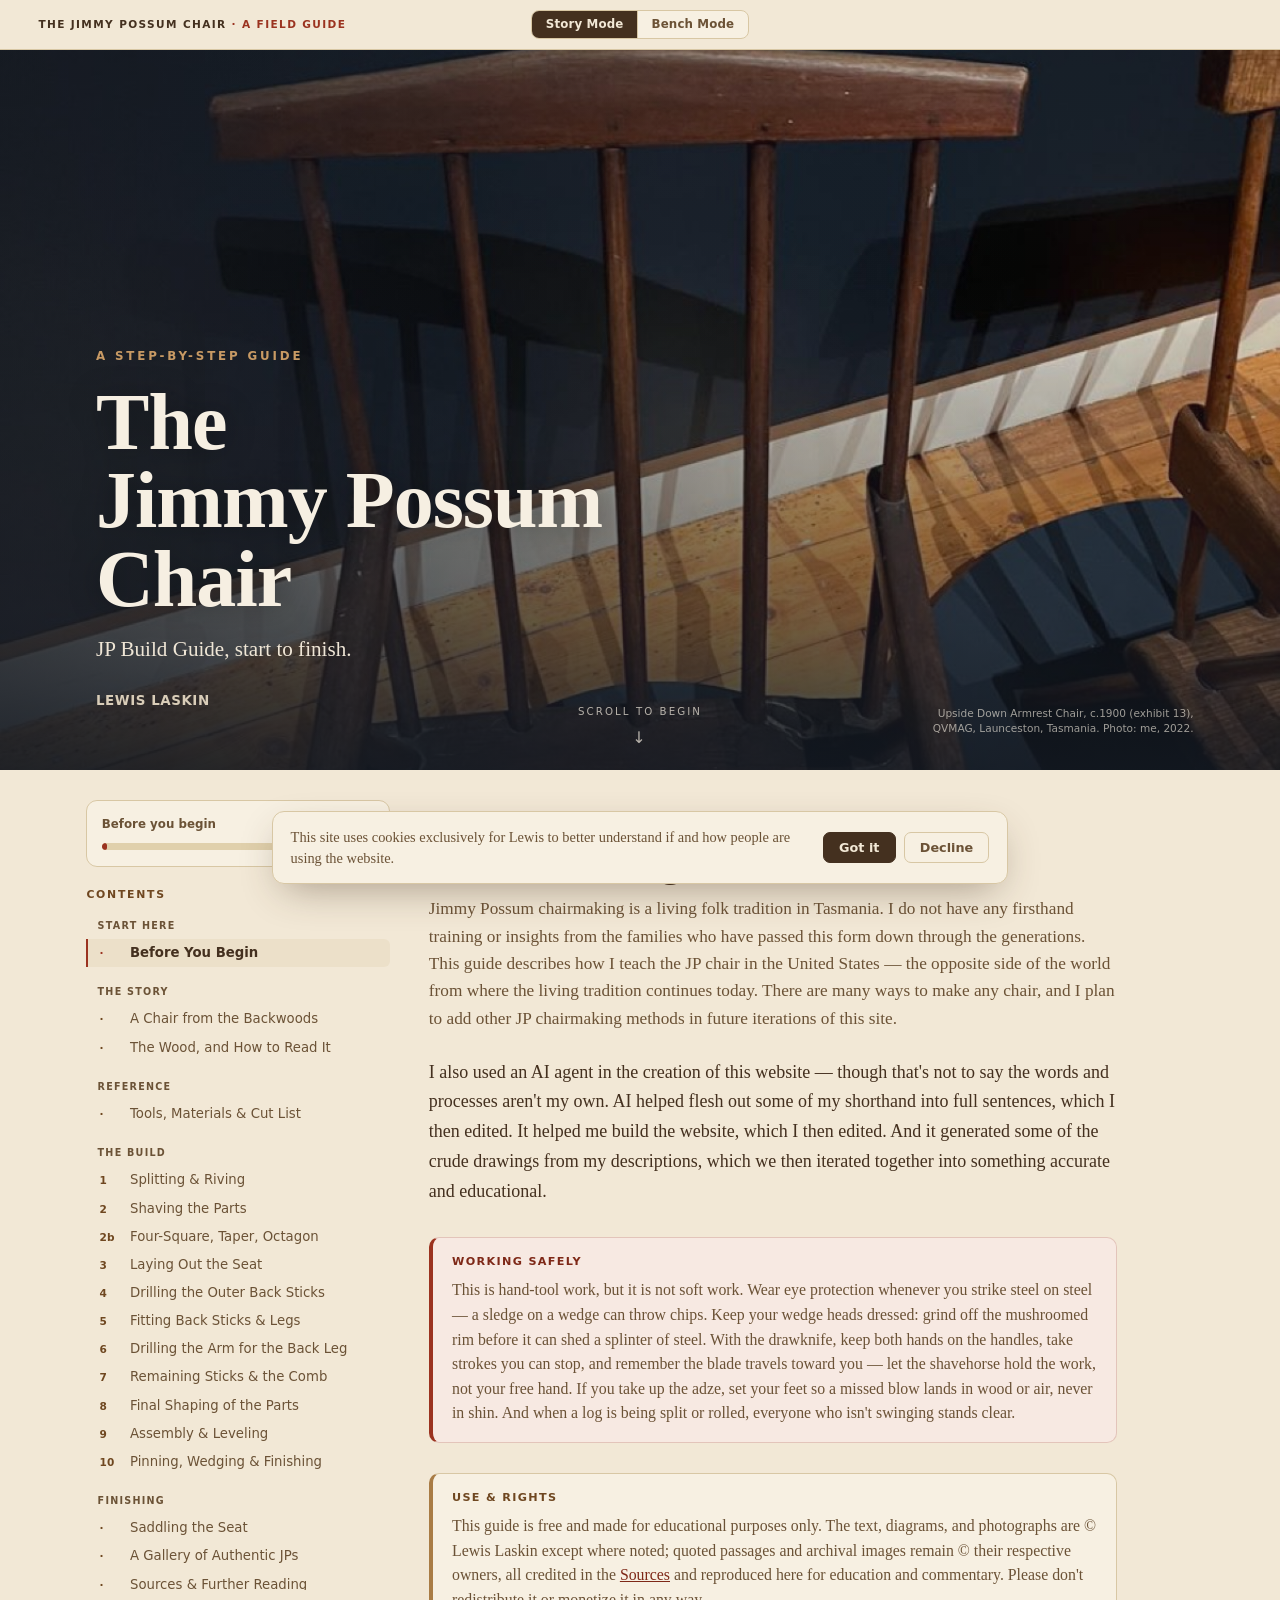
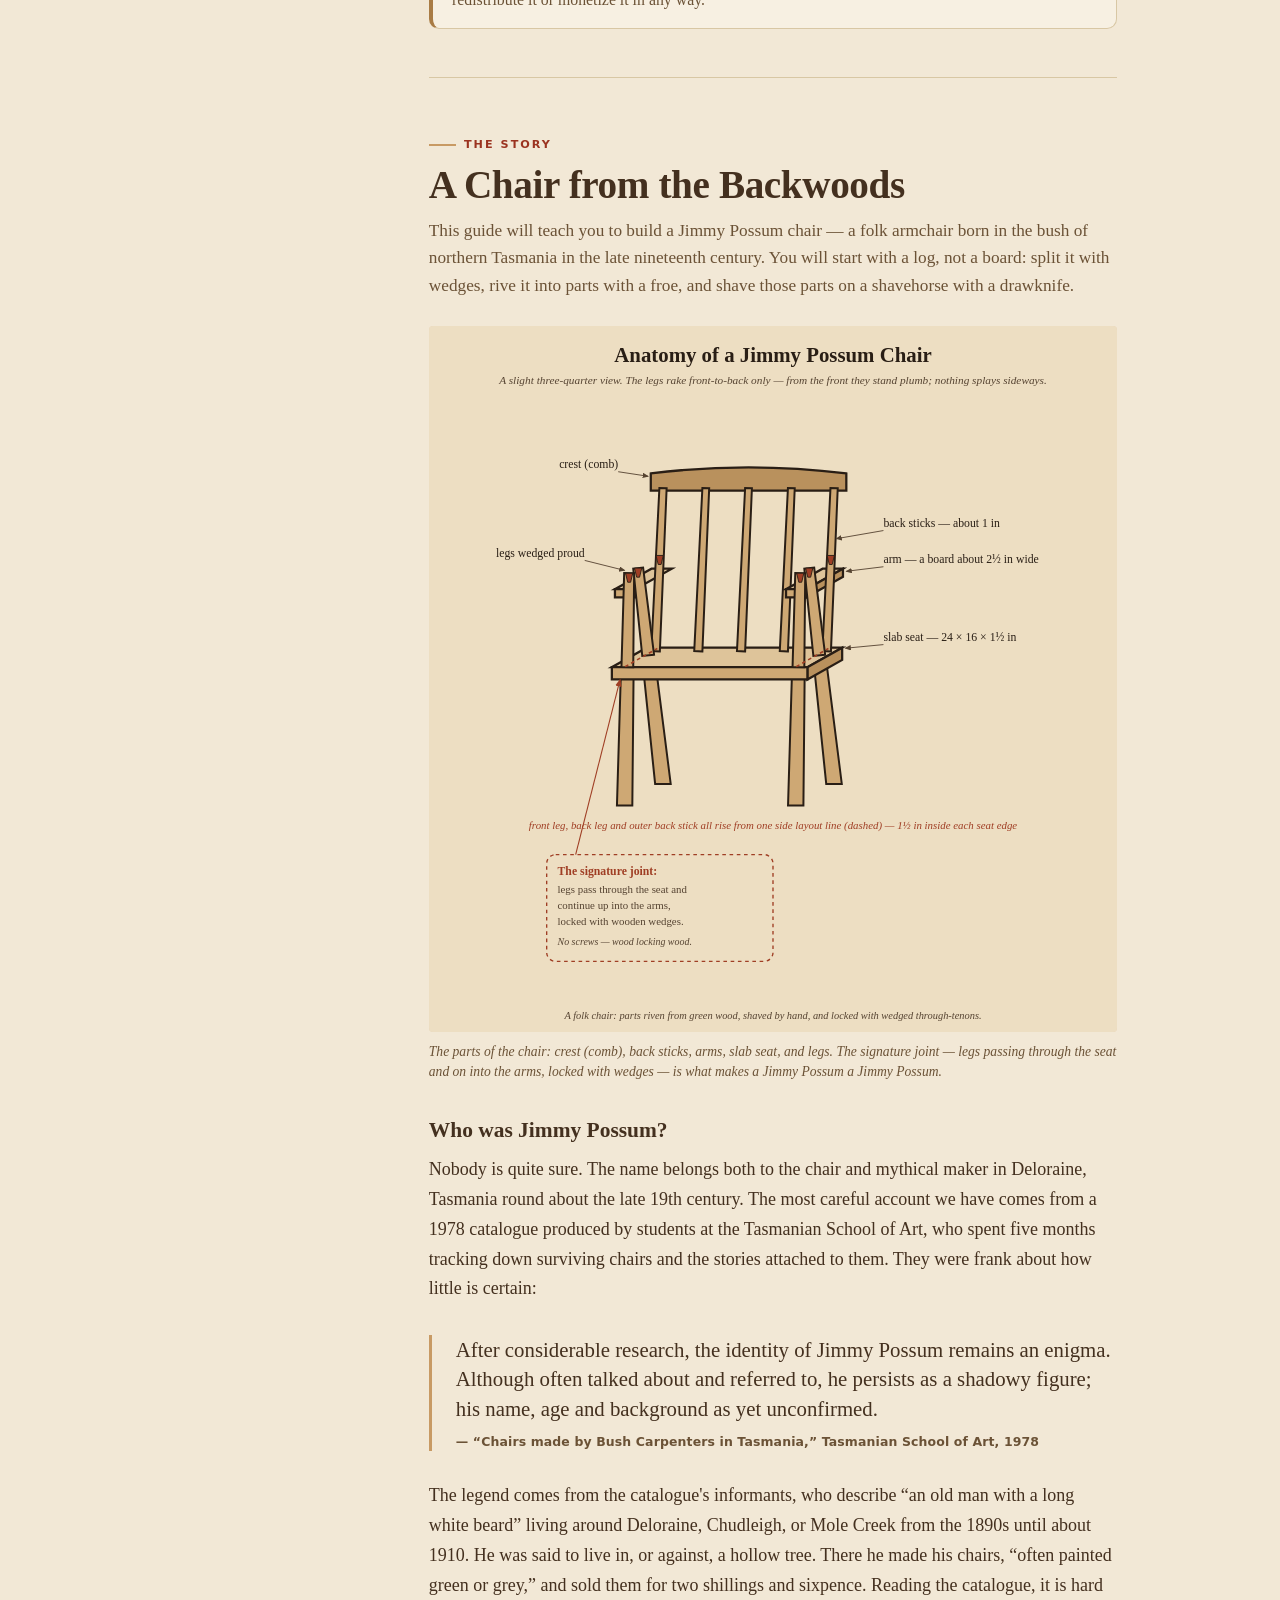
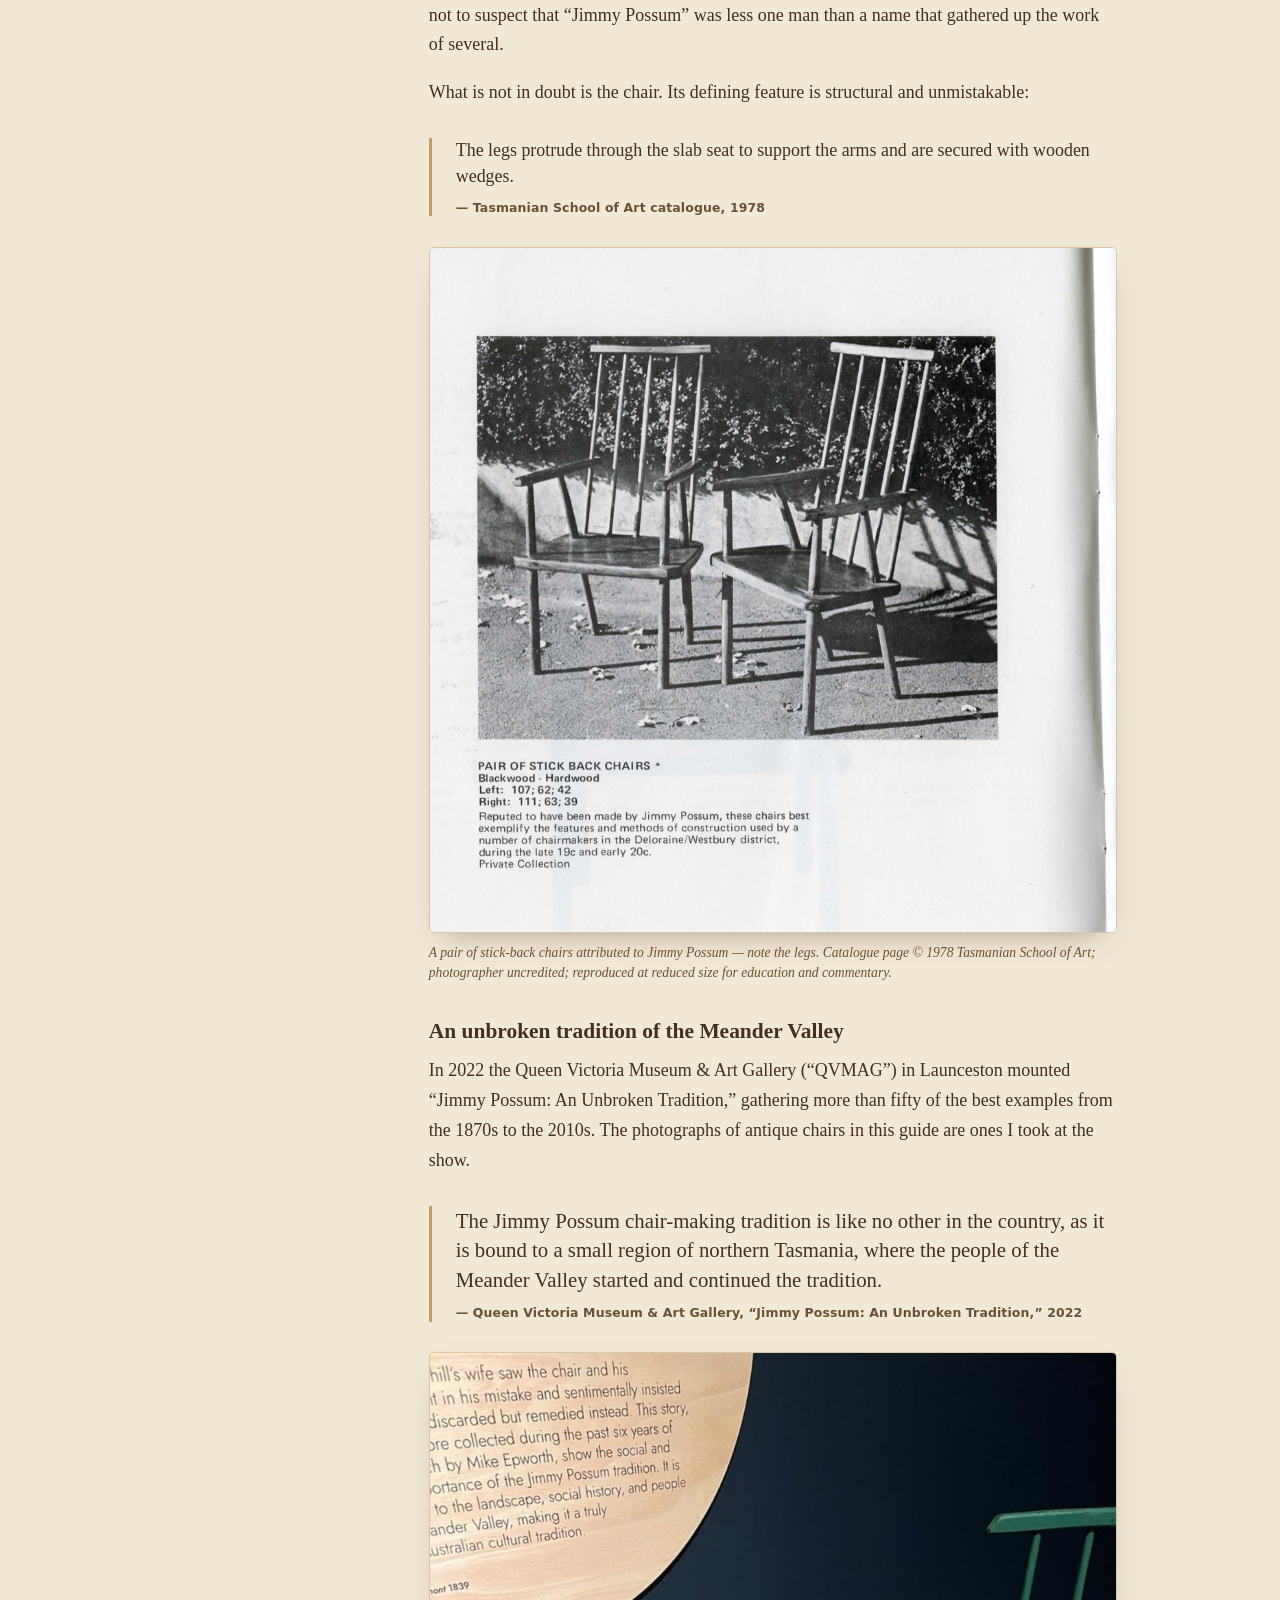
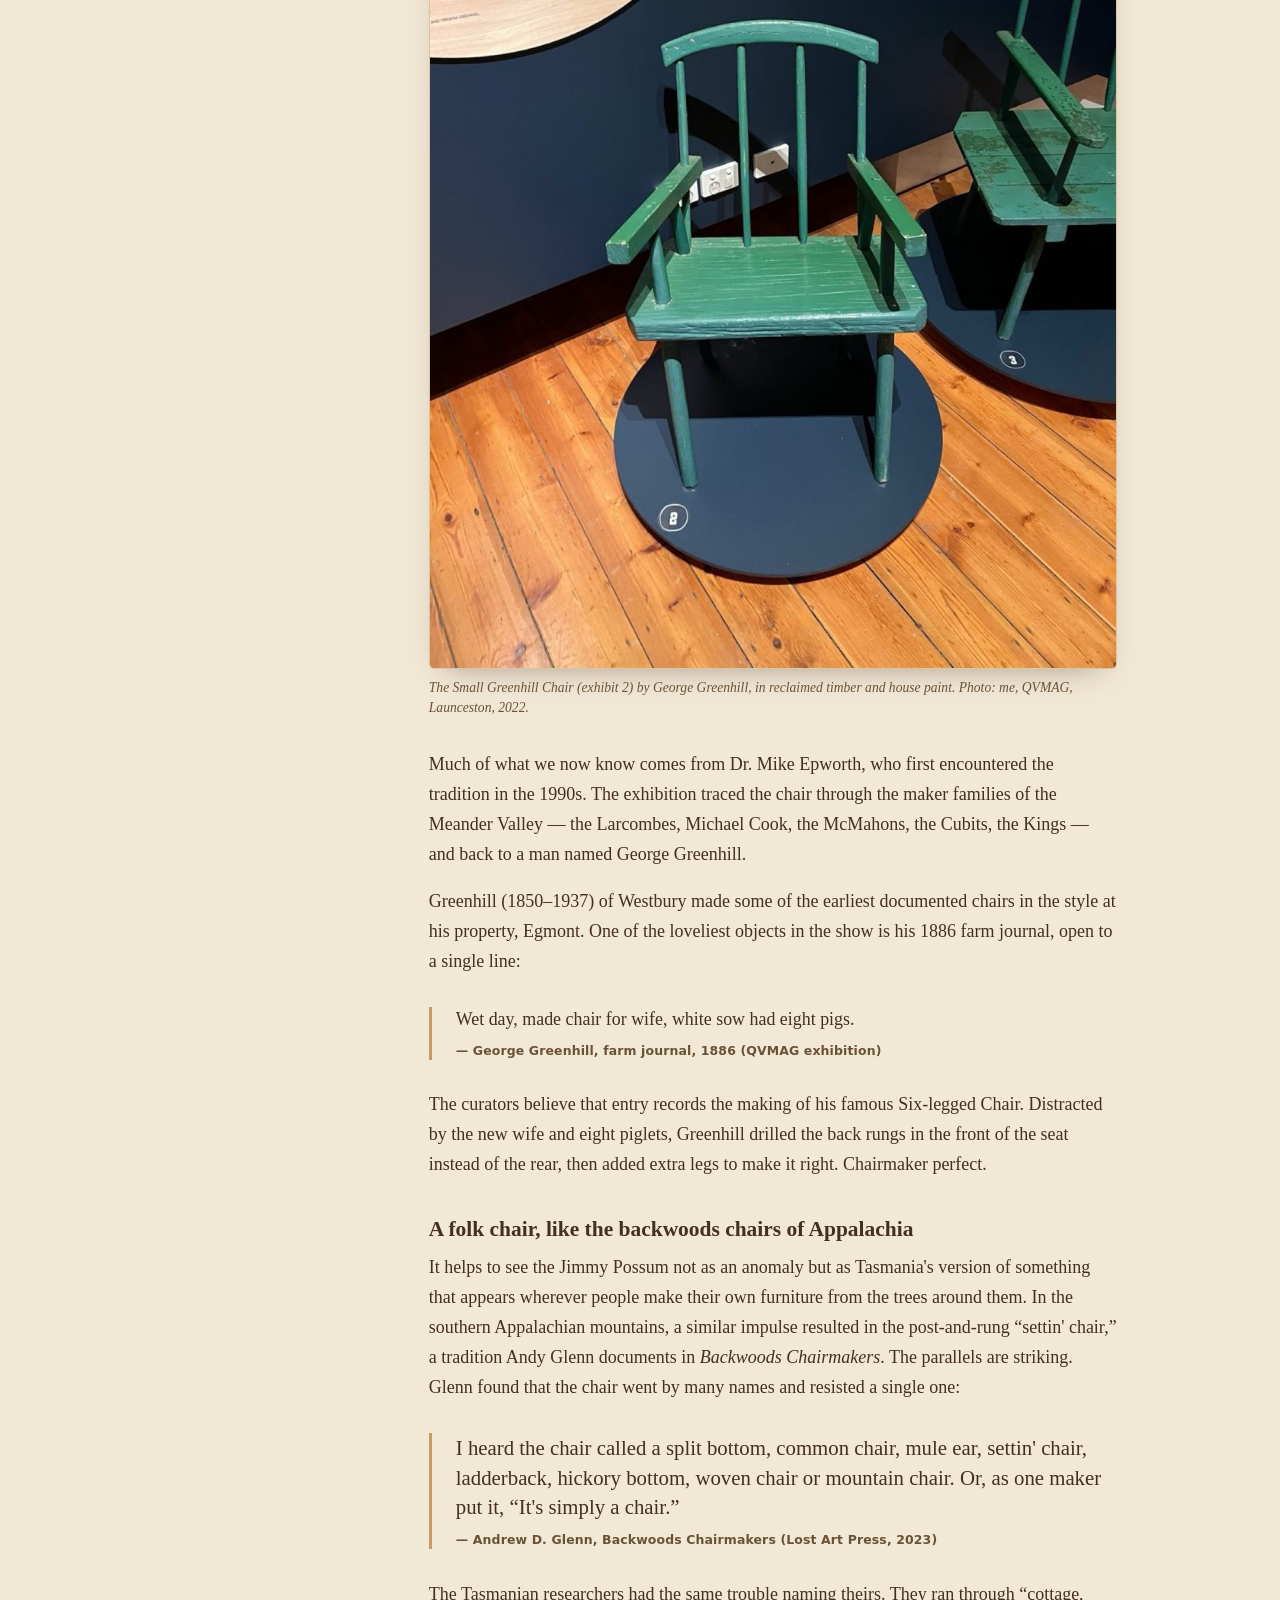
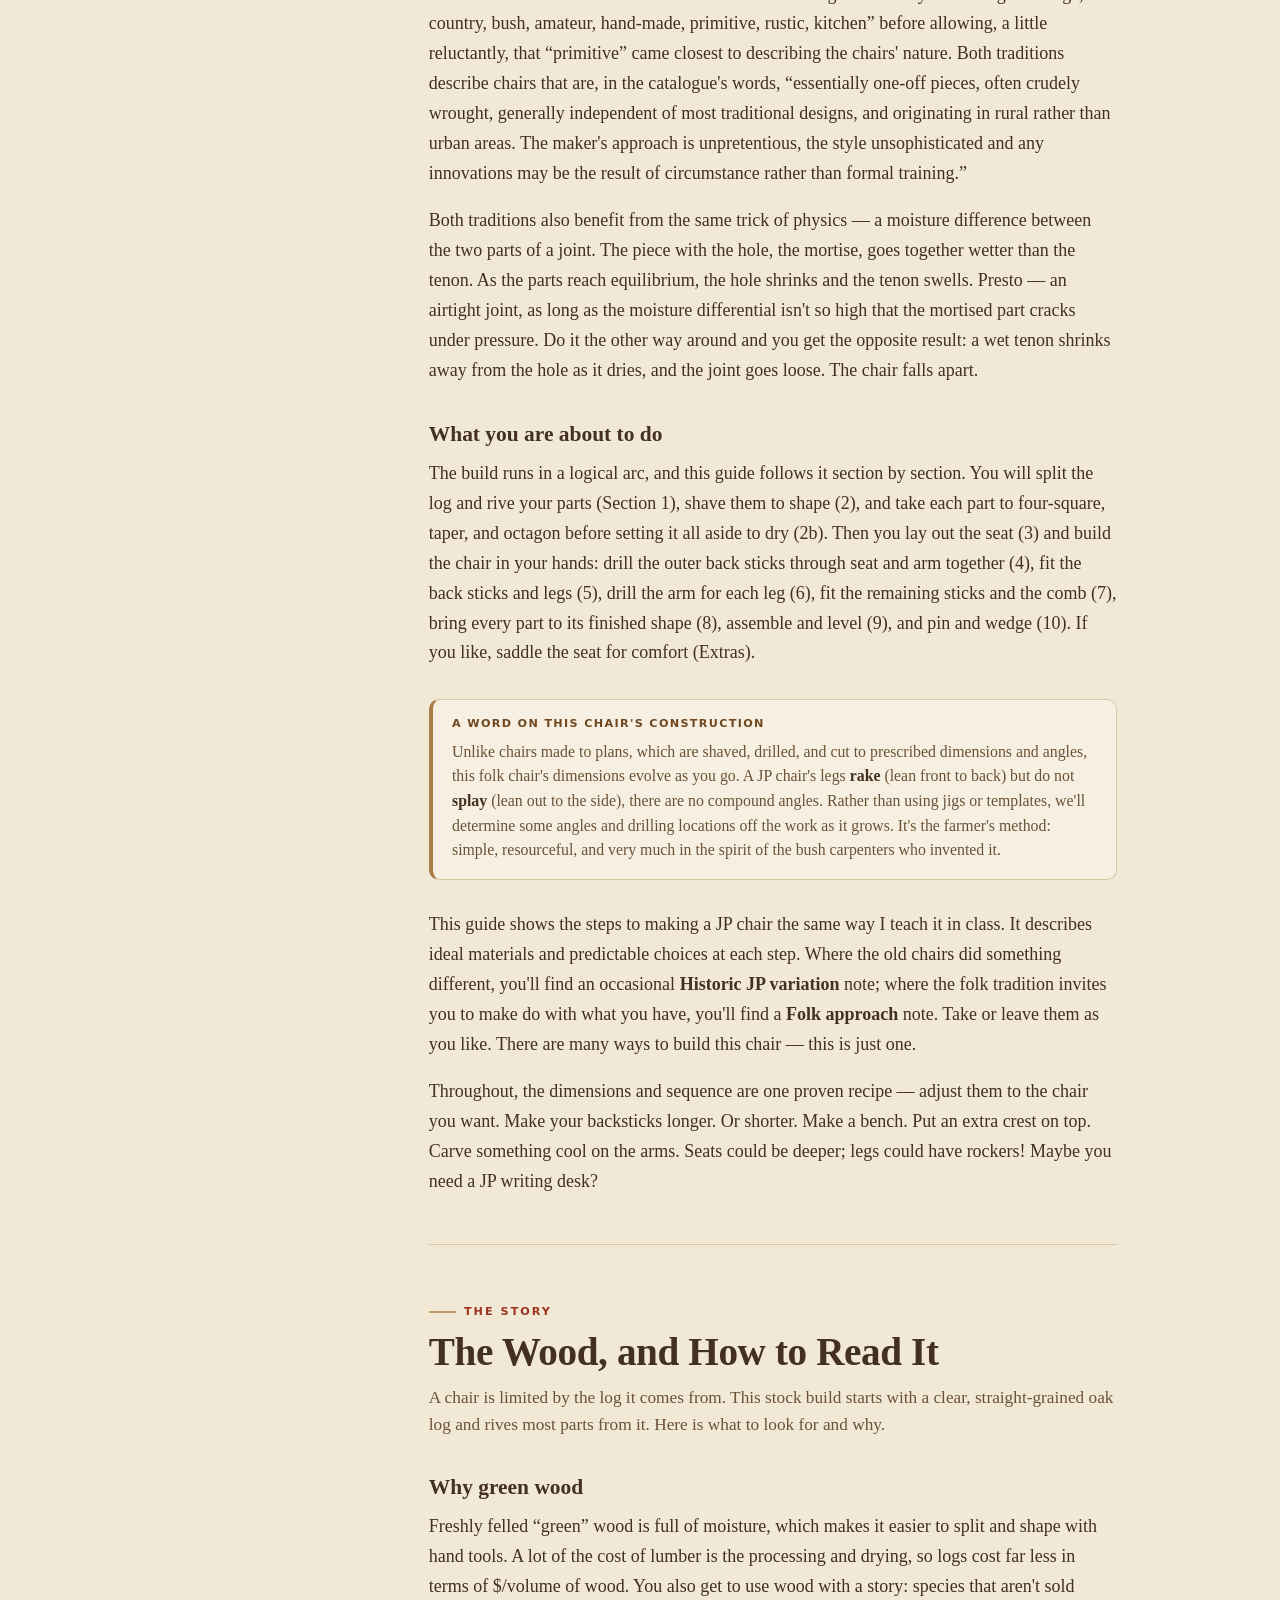
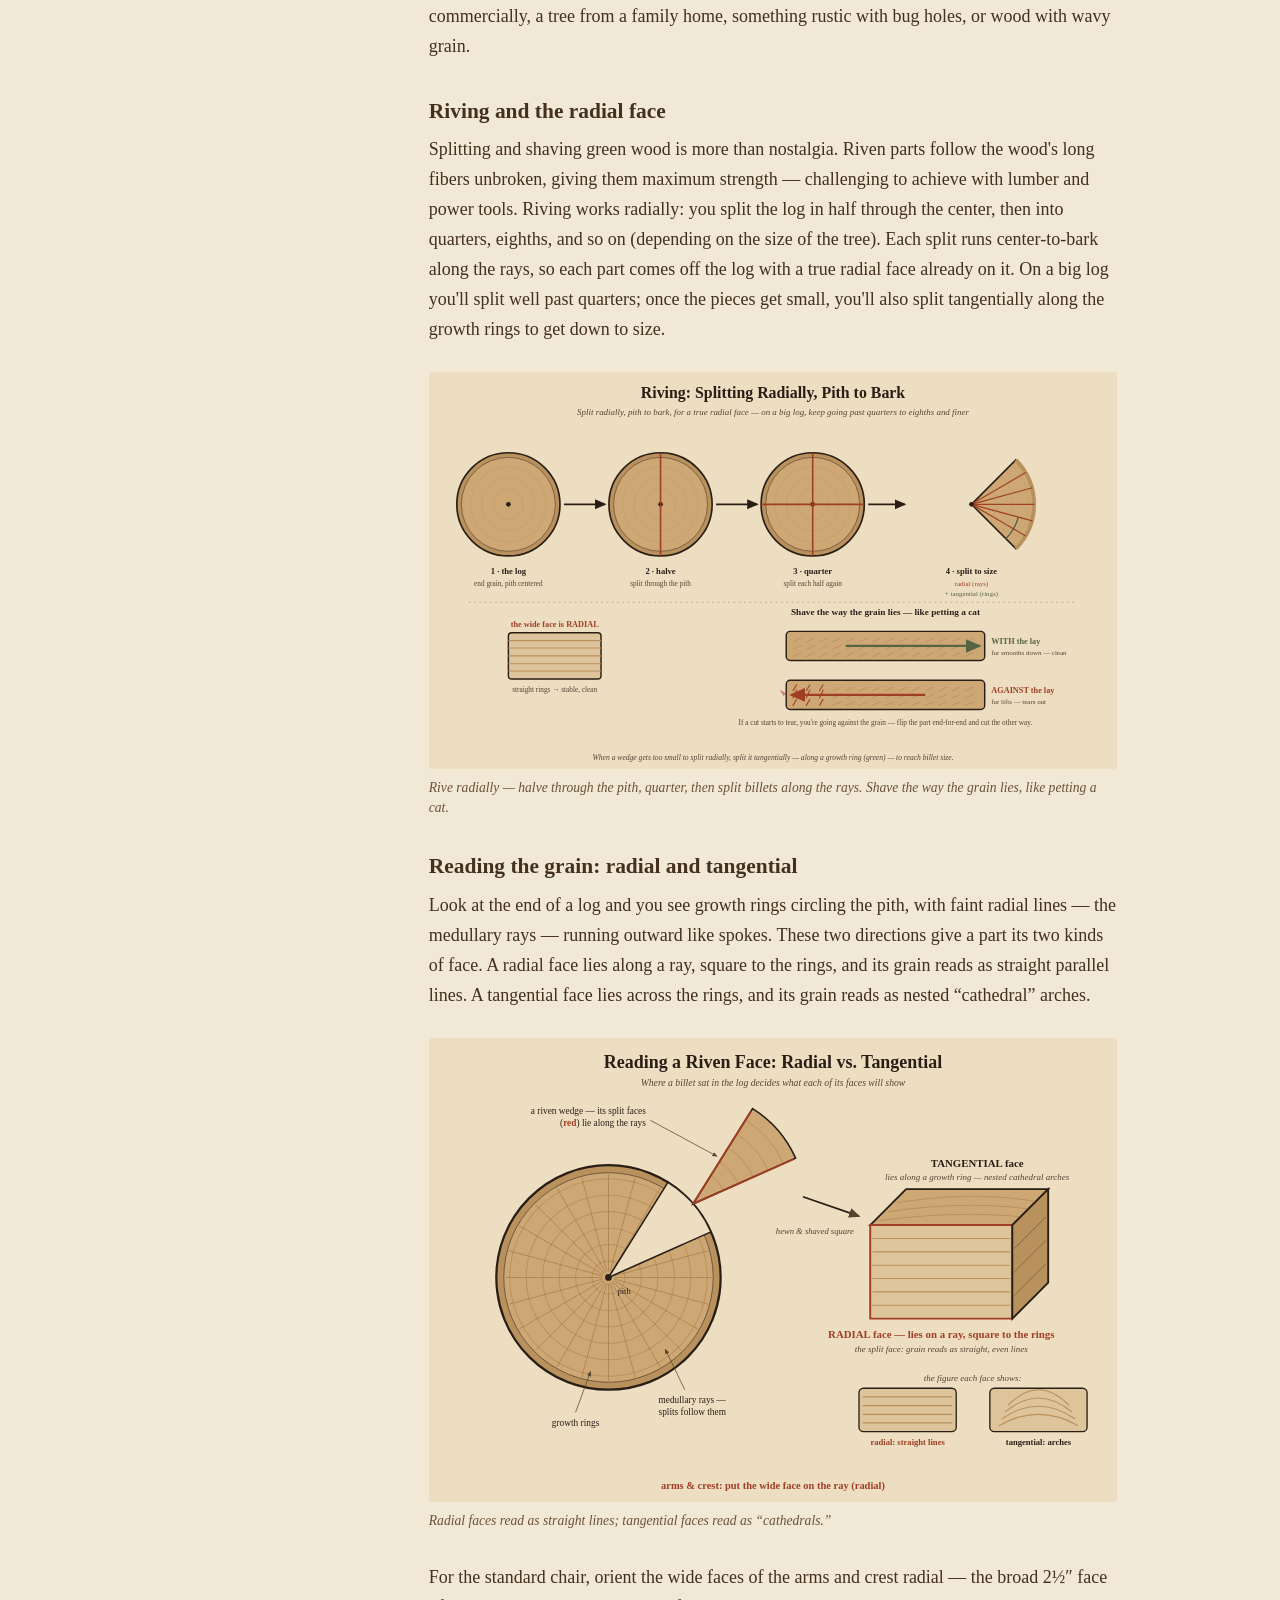
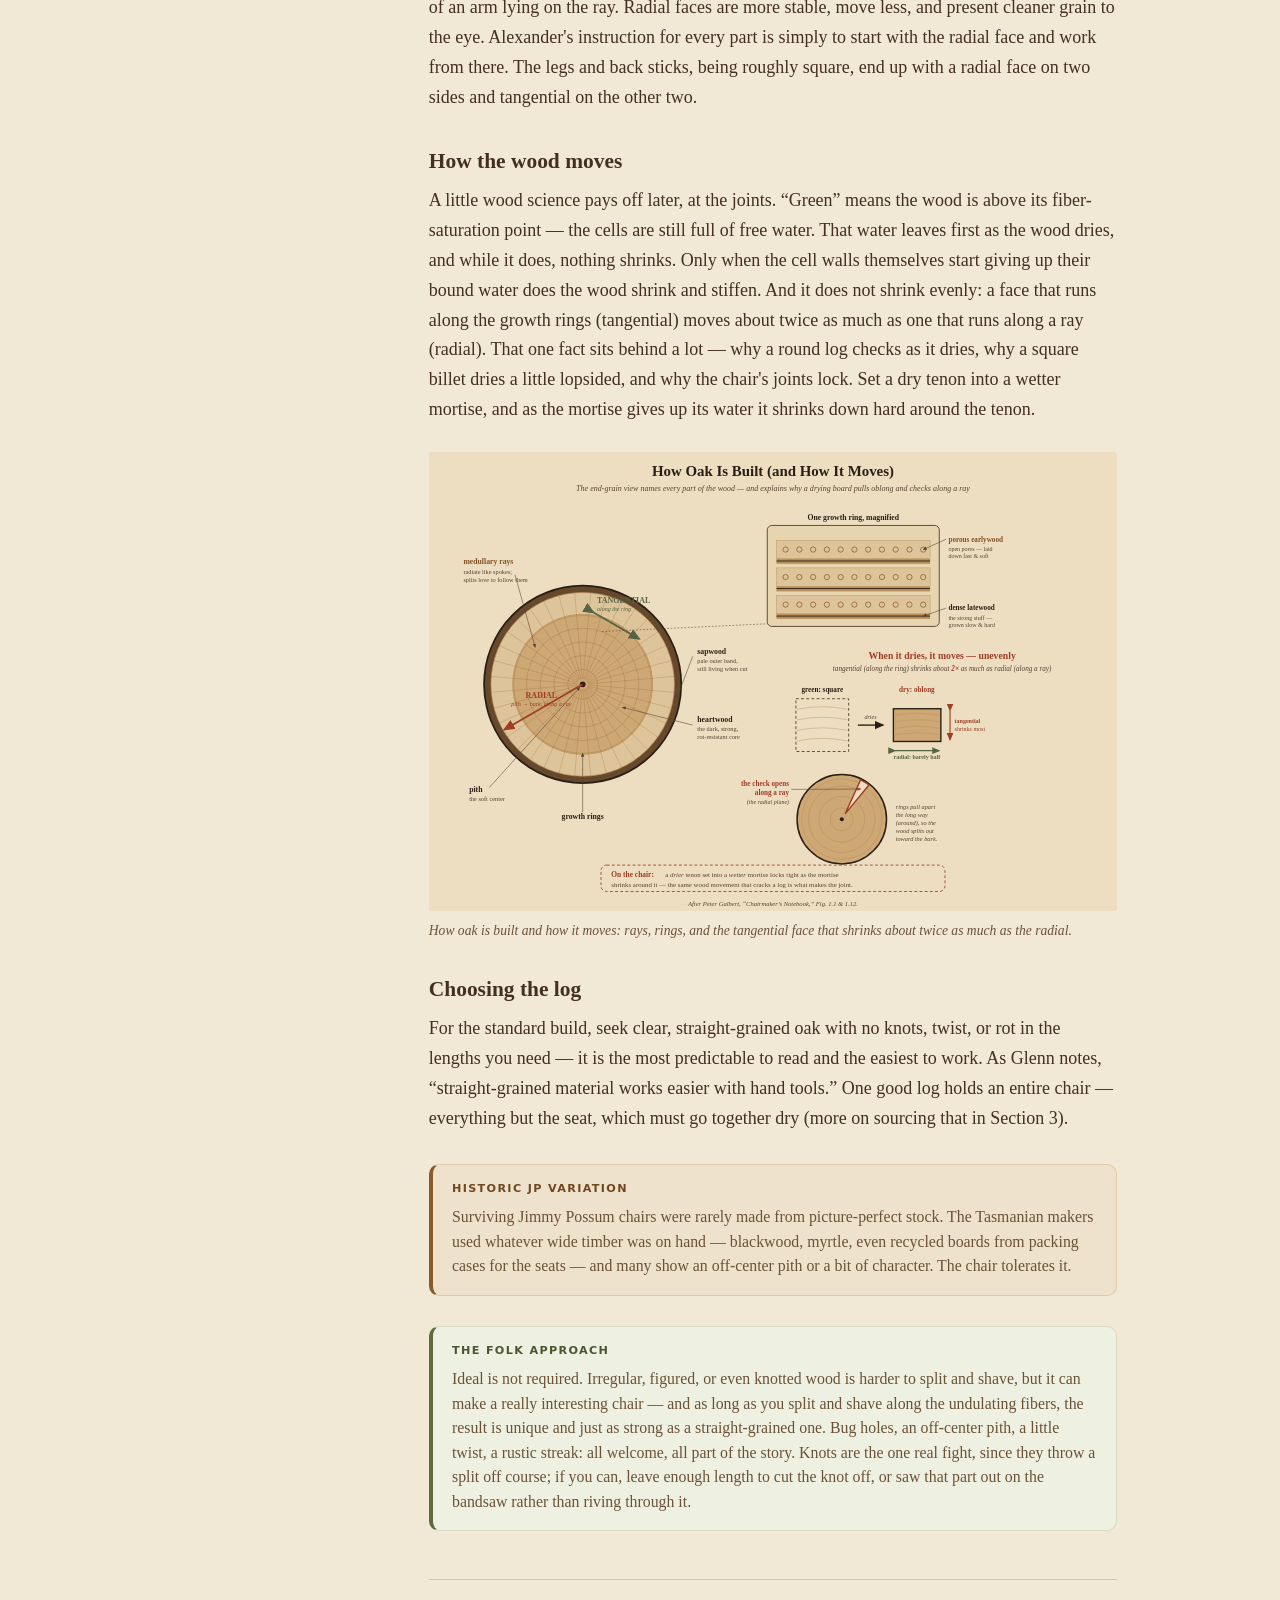
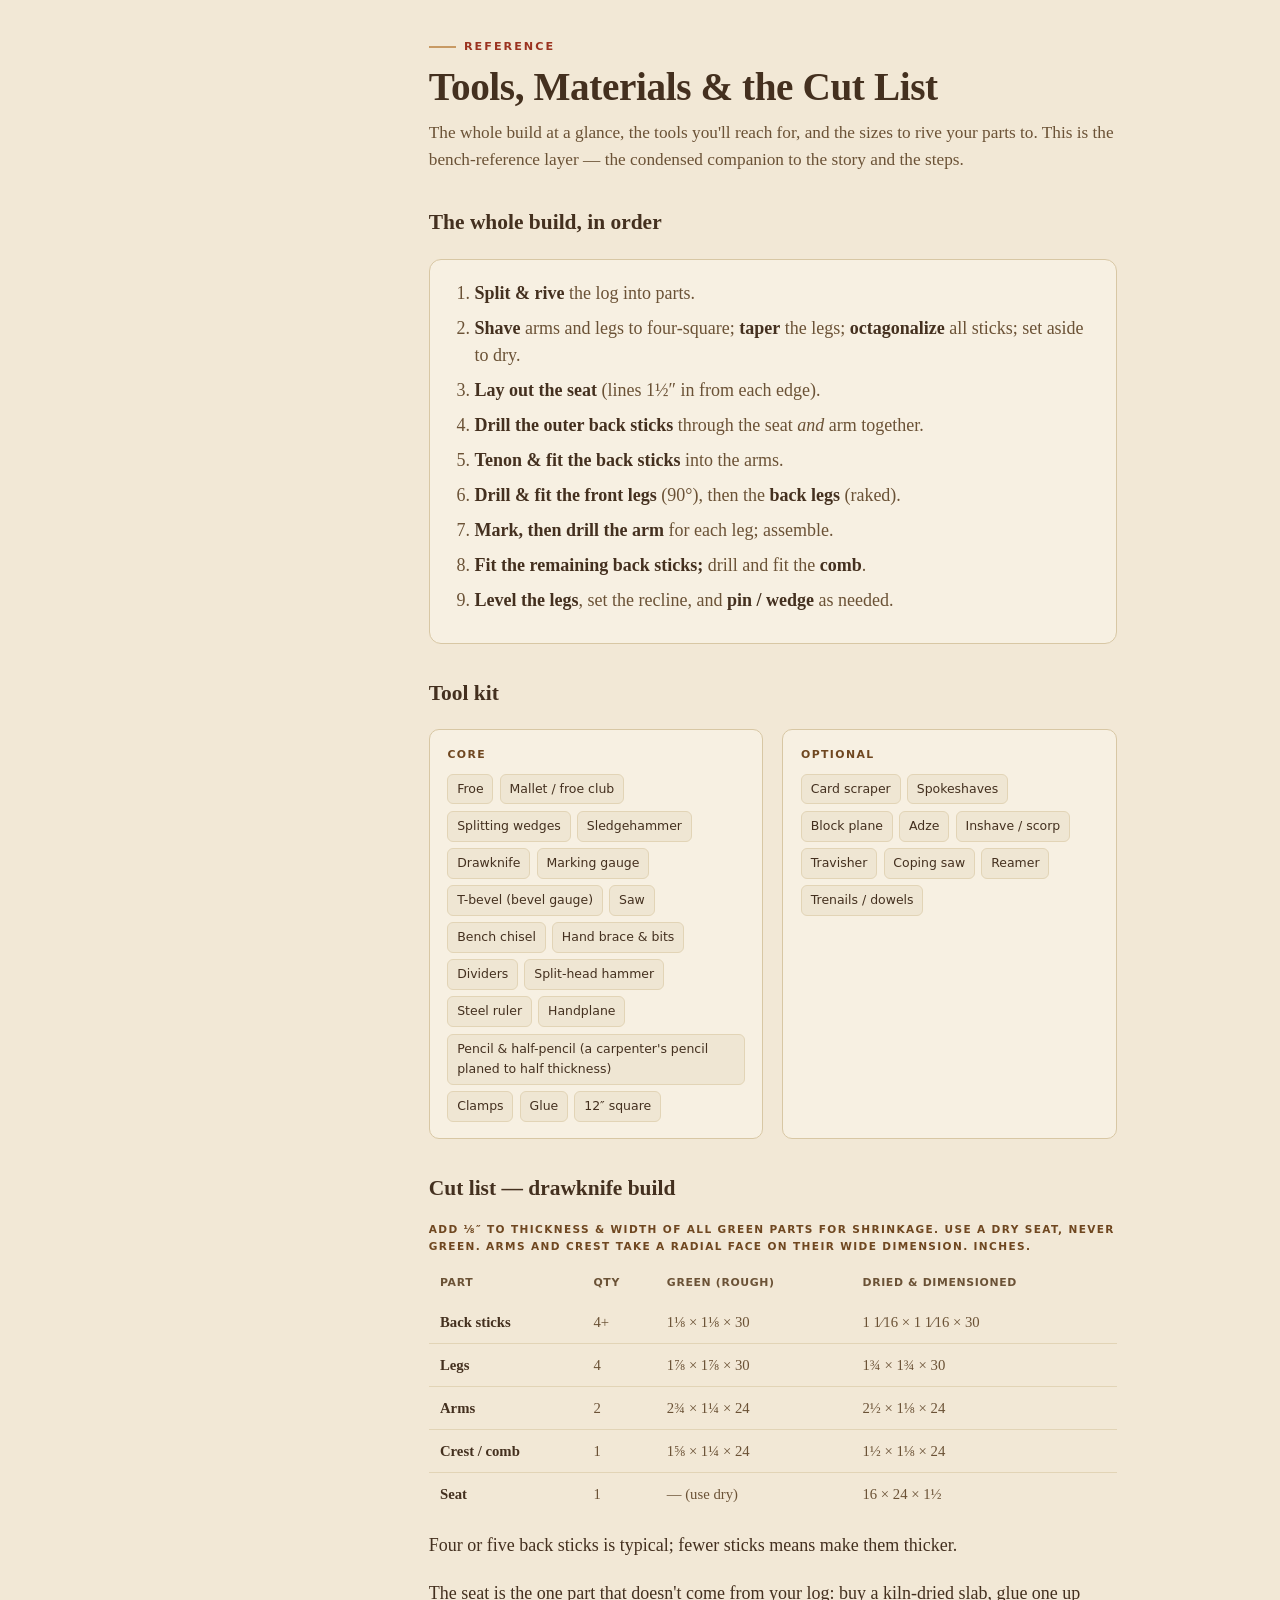
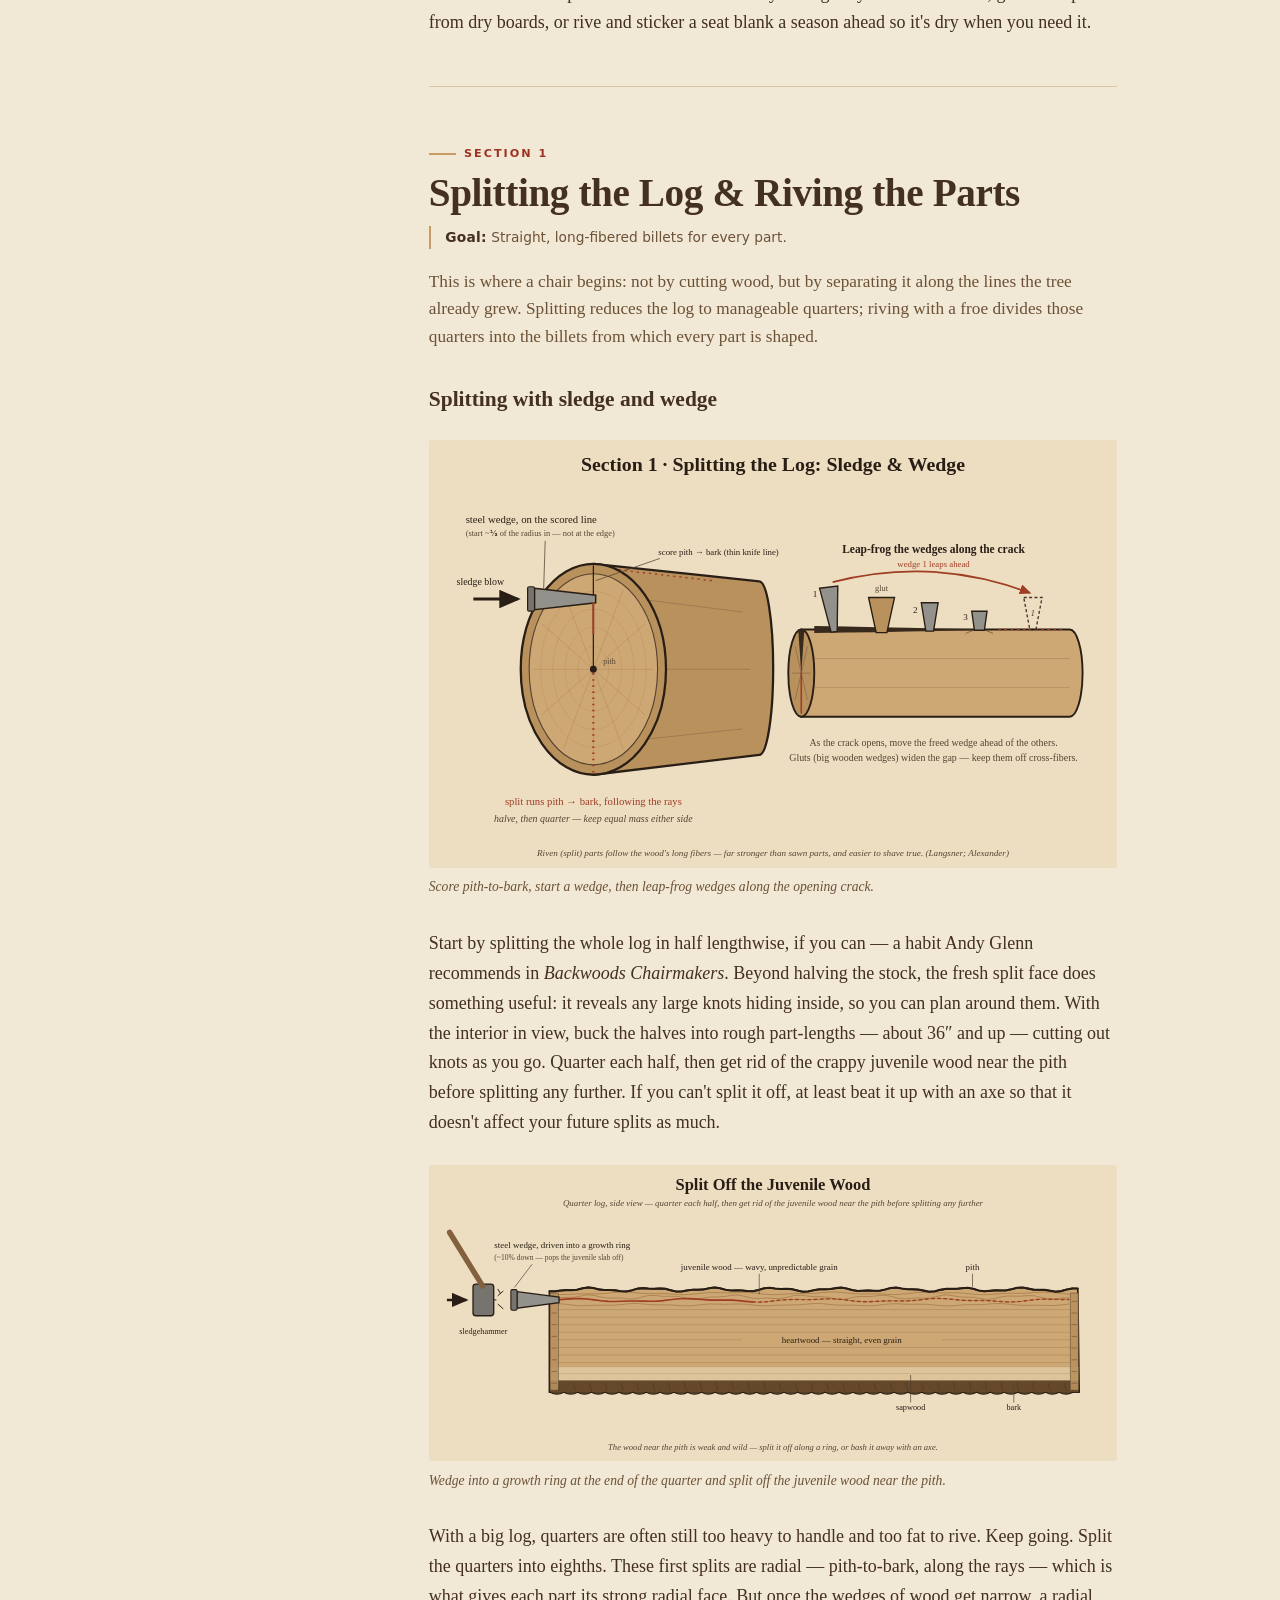
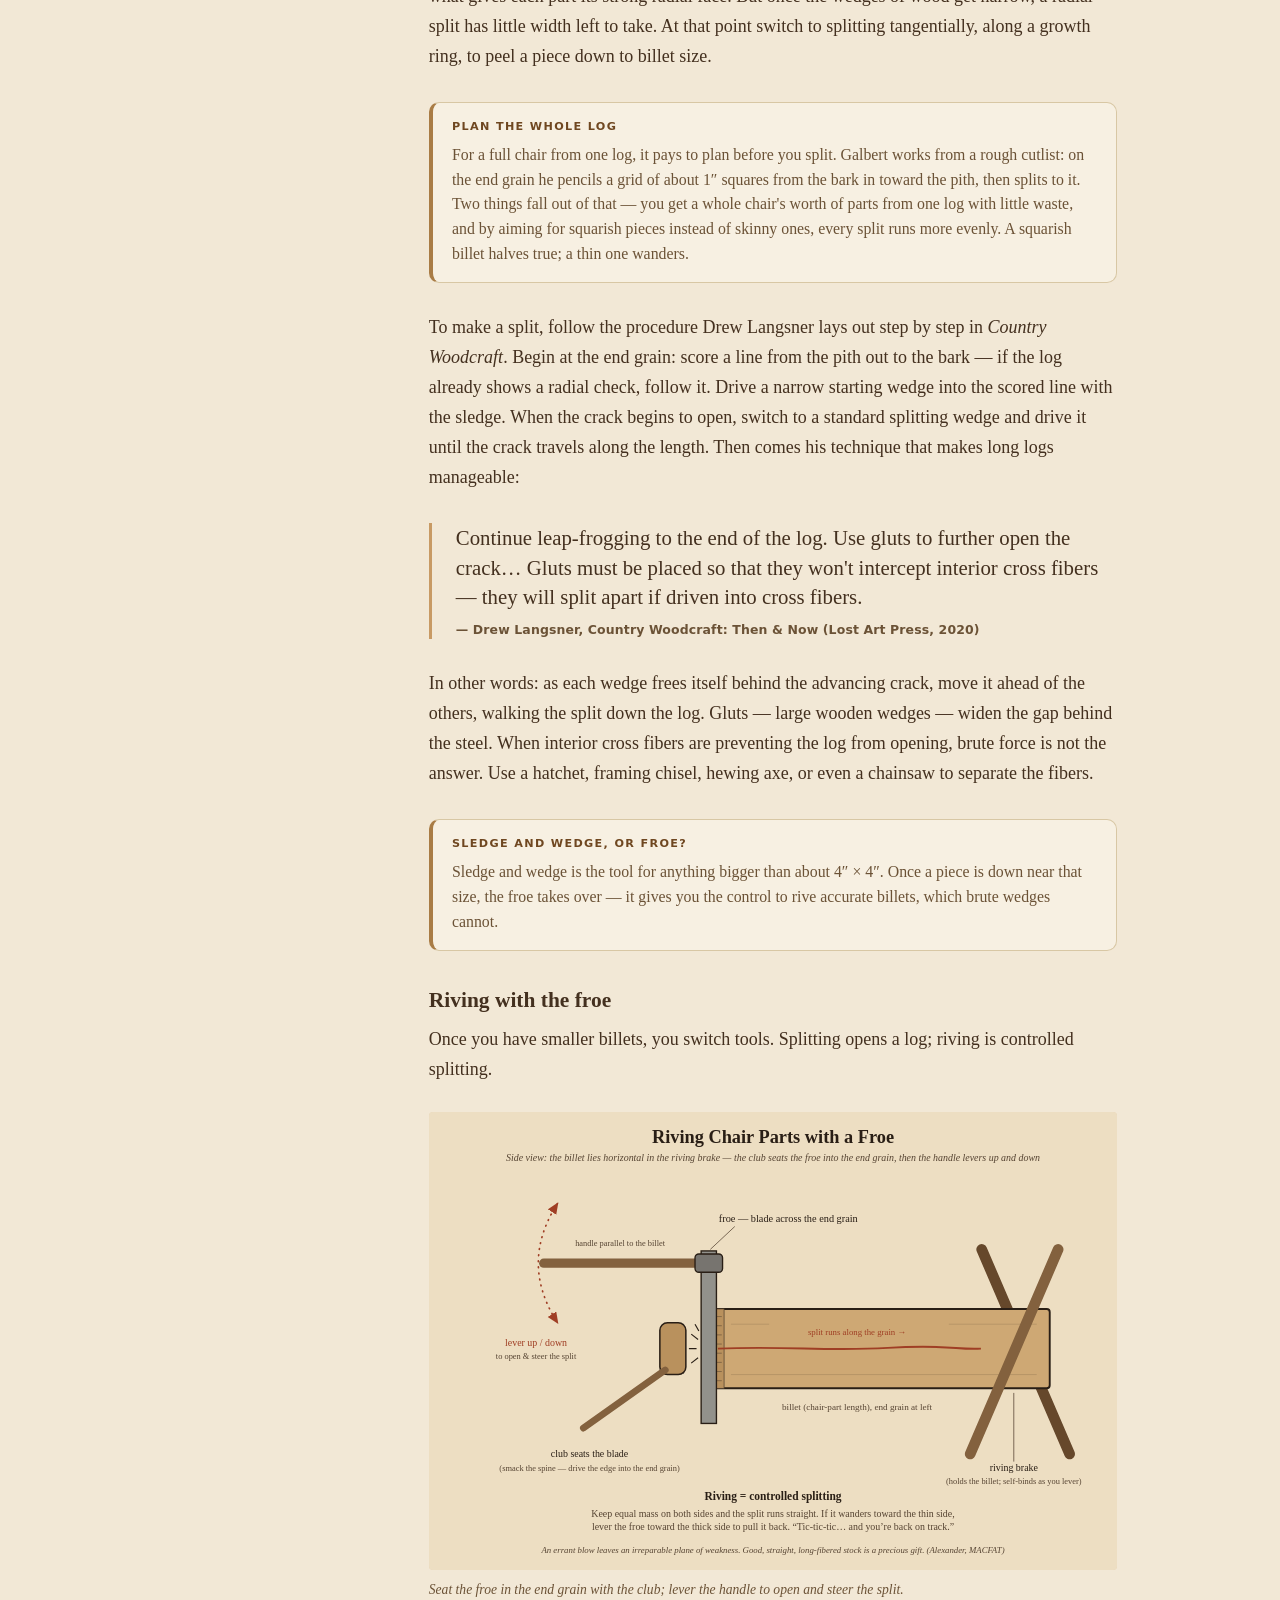
<file: jimmy-possum/index.html>
<!DOCTYPE html>
<html lang="en">
<head>
<meta charset="utf-8">
<meta name="viewport" content="width=device-width, initial-scale=1">
<title>The Jimmy Possum Chair — A Field Guide</title>
<meta name="description" content="Build a Jimmy Possum chair — a folk stick chair from the bush of northern Tasmania — by hand, from a green log. History, wood science, and step-by-step technique by Lewis Laskin.">
<link rel="canonical" href="https://chairmak.ing/jimmy-possum/">
<link rel="icon" type="image/png" sizes="32x32" href="/favicon-32.png">
<link rel="apple-touch-icon" href="/apple-touch-icon.png">
<meta property="og:title" content="The Jimmy Possum Chair — A Field Guide">
<meta property="og:description" content="Build a Jimmy Possum chair — a folk stick chair from the bush of northern Tasmania — by hand, from a green log. History, wood science, and step-by-step technique by Lewis Laskin.">
<meta property="og:url" content="https://chairmak.ing/jimmy-possum/">
<meta property="og:type" content="article">
<meta property="og:image" content="https://chairmak.ing/jimmy-possum/media/og-image.jpg">
<meta property="og:image:width" content="1200">
<meta property="og:image:height" content="630">
<meta name="twitter:card" content="summary_large_image">
<meta name="twitter:image" content="https://chairmak.ing/jimmy-possum/media/og-image.jpg">
<link rel="preload" as="image" href="media/hero-upside-down-armrest-1900.jpg" fetchpriority="high">
<link rel="preconnect" href="https://www.googletagmanager.com">
<!-- Google Analytics (GA4) -->
<script async src="https://www.googletagmanager.com/gtag/js?id=G-LC83Z5YM96"></script>
<script>
  window.dataLayer = window.dataLayer || [];
  function gtag(){dataLayer.push(arguments);}
  try { if (localStorage.getItem('jp-cookie-consent') === 'declined') window['ga-disable-G-LC83Z5YM96'] = true; } catch (e) {}
  gtag('js', new Date());
  gtag('config', 'G-LC83Z5YM96');
</script>
<link rel="stylesheet" href="styles.css?v=10">
</head>
<body>

  <a class="skip" href="#main">Skip to guide</a>

  <div class="topbar">
    <div class="tb-side">
      <button class="menubtn" id="menubtn" aria-label="Open section navigator" aria-expanded="false">☰ <span>Sections</span></button>
      <span class="mark"><b>The Jimmy Possum Chair</b> <span class="long">· A Field Guide</span></span>
    </div>
    <div class="modetoggle" role="group" aria-label="Reading mode">
      <button class="mode-opt is-active" id="mode-story" data-mode="story" aria-pressed="true" title="Full guide — history, prose, and detail">Story Mode</button>
      <button class="mode-opt" id="mode-bench" data-mode="bench" aria-pressed="false" title="Condensed, bench-ready view — steps, tools, and diagrams">Bench Mode</button>
    </div>
    <div class="tb-side tb-right"></div>
  </div>

  <!-- ============ HERO ============ -->
  <header class="hero" id="top">
    <img class="hero-img" src="media/hero-upside-down-armrest-1900.jpg" width="1200" height="1600" fetchpriority="high" alt="An antique Upside Down Armrest stick chair against a deep navy museum wall on a honey-toned wood floor.">
    <div class="veil"></div>
    <div class="hero-inner">
      <p class="kicker">A Step-by-Step Guide</p>
      <h1>The Jimmy&nbsp;Possum Chair</h1>
      <p class="tagline">JP Build Guide, start to finish.</p>
      <p class="byline">Lewis Laskin</p>
      <p class="hero-credit">Upside Down Armrest Chair, c.1900 (exhibit 13), QVMAG, Launceston, Tasmania. Photo: me, 2022.</p>
    </div>
    <div class="scroll-cue"><span>Scroll to begin</span><span class="arr">↓</span></div>
  </header>

  <div class="rail-scrim" id="scrim"></div>

  <div class="shell">

    <!-- ============ LEFT RAIL ============ -->
    <aside class="rail" id="rail">
      <div class="rail-inner">
        <div class="progress-wrap">
          <div class="progress-label">
            <span id="prog-text">The Story</span>
            <span class="pct" id="prog-pct">2%</span>
          </div>
          <div class="pbar"><i id="pbar-fill"></i></div>
        </div>

        <h2 id="toc-heading">Contents</h2>
        <nav class="toc" id="toc" aria-labelledby="toc-heading">
          <ol>
            <li class="grp bench-hide" aria-hidden="true">Start Here</li>
            <li class="bench-hide"><a href="#before" data-step="0" data-phase="Before you begin"><span class="num">·</span> Before You Begin</a></li>
            <li class="grp bench-hide" aria-hidden="true">The Story</li>
            <li class="bench-hide"><a href="#backwoods" data-step="0" data-phase="The Story"><span class="num">·</span> A Chair from the Backwoods</a></li>
            <li class="bench-hide"><a href="#wood" data-step="0" data-phase="The Story"><span class="num">·</span> The Wood, and How to Read It</a></li>
            <li class="grp" aria-hidden="true">Reference</li>
            <li><a href="#tools" data-step="0" data-phase="Reference"><span class="num">·</span> Tools, Materials &amp; Cut List</a></li>
            <li class="grp" aria-hidden="true">The Build</li>
            <li><a href="#sec1" data-step="1"><span class="num">1</span> Splitting &amp; Riving</a></li>
            <li><a href="#sec2" data-step="2"><span class="num">2</span> Shaving the Parts</a></li>
            <li><a href="#sec2b" data-step="2"><span class="num">2b</span> Four-Square, Taper, Octagon</a></li>
            <li><a href="#sec3" data-step="3"><span class="num">3</span> Laying Out the Seat</a></li>
            <li><a href="#sec4" data-step="4"><span class="num">4</span> Drilling the Outer Back Sticks</a></li>
            <li><a href="#sec5" data-step="5"><span class="num">5</span> Fitting Back Sticks &amp; Legs</a></li>
            <li><a href="#sec6" data-step="6"><span class="num">6</span> Drilling the Arm for the Back Leg</a></li>
            <li><a href="#sec7" data-step="7"><span class="num">7</span> Remaining Sticks &amp; the Comb</a></li>
            <li><a href="#sec8" data-step="8"><span class="num">8</span> Final Shaping of the Parts</a></li>
            <li><a href="#sec9" data-step="9"><span class="num">9</span> Assembly &amp; Leveling</a></li>
            <li><a href="#sec10" data-step="10"><span class="num">10</span> Pinning, Wedging &amp; Finishing</a></li>
            <li class="grp" aria-hidden="true">Finishing</li>
            <li><a href="#saddling" data-step="0" data-phase="Finishing up"><span class="num">·</span> Saddling the Seat</a></li>
            <li class="bench-hide"><a href="#gallery" data-step="0" data-phase="Finishing up"><span class="num">·</span> A Gallery of Authentic JPs</a></li>
            <li class="bench-hide"><a href="#sources" data-step="0" data-phase="Finishing up"><span class="num">·</span> Sources &amp; Further Reading</a></li>
          </ol>
        </nav>

        <div class="tools-note hidden" id="tools-note">
          <h3>Tools for this section</h3>
          <ul id="tools-list"></ul>
        </div>
      </div>
    </aside>

    <!-- ============ MAIN ============ -->
    <main id="main" tabindex="-1">

      <p class="bench-note">Bench mode: condensed steps only — story, gallery and sources are hidden. Switch to Story for the full guide.</p>

      <!-- ===== BEFORE YOU BEGIN (disclaimer) ===== -->
      <section id="before">
        <p class="sec-label">Please Read First</p>
        <h2 class="sec-title">Before You Begin</h2>
        <p class="intro">Jimmy Possum chairmaking is a living folk tradition in Tasmania. I do not have any firsthand training or insights from the families who have passed this form down through the generations. This guide describes how I teach the JP chair in the United States — the opposite side of the world from where the living tradition continues today. There are many ways to make any chair, and I plan to add other JP chairmaking methods in future iterations of this site.</p>
        <p>I also used an AI agent in the creation of this website — though that's not to say the words and processes aren't my own. AI helped flesh out some of my shorthand into full sentences, which I then edited. It helped me build the website, which I then edited. And it generated some of the crude drawings from my descriptions, which we then iterated together into something accurate and educational.</p>
        <div class="callout caution">
          <div class="co-head">Working safely</div>
          <div class="co-body">This is hand-tool work, but it is not soft work. Wear eye protection whenever you strike steel on steel — a sledge on a wedge can throw chips. Keep your wedge heads dressed: grind off the mushroomed rim before it can shed a splinter of steel. With the drawknife, keep both hands on the handles, take strokes you can stop, and remember the blade travels toward you — let the shavehorse hold the work, not your free hand. If you take up the adze, set your feet so a missed blow lands in wood or air, never in shin. And when a log is being split or rolled, everyone who isn't swinging stands clear.</div>
        </div>
        <div class="callout">
          <div class="co-head">Use &amp; rights</div>
          <div class="co-body">This guide is free and made for educational purposes only. The text, diagrams, and photographs are © Lewis Laskin except where noted; quoted passages and archival images remain © their respective owners, all credited in the <a href="#sources">Sources</a> and reproduced here for education and commentary. Please don't redistribute it or monetize it in any way.</div>
        </div>
      </section>

      <hr class="divider">

      <!-- ===== A CHAIR FROM THE BACKWOODS ===== -->
      <section id="backwoods">
        <p class="sec-label">The Story</p>
        <h2 class="sec-title">A Chair from the Backwoods</h2>
        <p class="intro">This guide will teach you to build a Jimmy Possum chair — a folk armchair born in the bush of northern Tasmania in the late nineteenth century. You will start with a log, not a board: split it with wedges, rive it into parts with a froe, and shave those parts on a shavehorse with a drawknife.</p>
        <figure class="fig-plate caption-block">
          <img src="media/fig-anatomy.svg" width="1600" height="1642" loading="lazy" decoding="async" alt="Labeled diagram of the chair: crest (comb) on top, back sticks, arms, slab seat, and legs — the legs pass through the seat and continue up into the arms, wedged proud.">
          <figcaption>The parts of the chair: crest (comb), back sticks, arms, slab seat, and legs. The signature joint — legs passing through the seat and on into the arms, locked with wedges — is what makes a Jimmy Possum a Jimmy Possum.</figcaption>
        </figure>

        <h3 class="sub">Who was Jimmy Possum?</h3>
        <p>Nobody is quite sure. The name belongs both to the chair and mythical maker in Deloraine, Tasmania round about the late 19th century. The most careful account we have comes from a 1978 catalogue produced by students at the Tasmanian School of Art, who spent five months tracking down surviving chairs and the stories attached to them. They were frank about how little is certain:</p>
        <blockquote class="pq">
          <p>After considerable research, the identity of Jimmy Possum remains an enigma. Although often talked about and referred to, he persists as a shadowy figure; his name, age and background as yet unconfirmed.</p>
          <cite>“Chairs made by Bush Carpenters in Tasmania,” Tasmanian School of Art, 1978</cite>
        </blockquote>
        <p>The legend comes from the catalogue's informants, who describe “an old man with a long white beard” living around Deloraine, Chudleigh, or Mole Creek from the 1890s until about 1910. He was said to live in, or against, a hollow tree. There he made his chairs, “often painted green or grey,” and sold them for two shillings and sixpence. Reading the catalogue, it is hard not to suspect that “Jimmy Possum” was less one man than a name that gathered up the work of several.</p>
        <p>What is not in doubt is the chair. Its defining feature is structural and unmistakable:</p>
        <blockquote class="pq tight">
          <p>The legs protrude through the slab seat to support the arms and are secured with wooden wedges.</p>
          <cite>Tasmanian School of Art catalogue, 1978</cite>
        </blockquote>
        <figure class="photo">
          <img src="media/history-tsa-catalogue-pair.jpg" width="1000" height="998" loading="lazy" decoding="async" alt="Scanned catalogue page: two stick-back chairs photographed side by side.">
          <figcaption>A pair of stick-back chairs attributed to Jimmy Possum — note the legs. Catalogue page © 1978 Tasmanian School of Art; photographer uncredited; reproduced at reduced size for education and commentary.</figcaption>
        </figure>

        <h3 class="sub">An unbroken tradition of the Meander Valley</h3>
        <p>In 2022 the Queen Victoria Museum &amp; Art Gallery (“QVMAG”) in Launceston mounted “Jimmy Possum: An Unbroken Tradition,” gathering more than fifty of the best examples from the 1870s to the 2010s. The photographs of antique chairs in this guide are ones I took at the show.</p>
        <blockquote class="pq">
          <p>The Jimmy Possum chair-making tradition is like no other in the country, as it is bound to a small region of northern Tasmania, where the people of the Meander Valley started and continued the tradition.</p>
          <cite>Queen Victoria Museum &amp; Art Gallery, “Jimmy Possum: An Unbroken Tradition,” 2022</cite>
        </blockquote>
        <figure class="photo">
          <img src="media/history-greenhill-small-chair.jpg" width="900" height="1200" loading="lazy" decoding="async" alt="A small chair in worn green house paint, on a museum platform.">
          <figcaption>The Small Greenhill Chair (exhibit 2) by George Greenhill, in reclaimed timber and house paint. Photo: me, QVMAG, Launceston, 2022.</figcaption>
        </figure>
        <p>Much of what we now know comes from Dr. Mike Epworth, who first encountered the tradition in the 1990s. The exhibition traced the chair through the maker families of the Meander Valley — the Larcombes, Michael Cook, the McMahons, the Cubits, the Kings — and back to a man named George Greenhill.</p>
        <p>Greenhill (1850–1937) of Westbury made some of the earliest documented chairs in the style at his property, Egmont. One of the loveliest objects in the show is his 1886 farm journal, open to a single line:</p>
        <blockquote class="pq tight">
          <p>Wet day, made chair for wife, white sow had eight pigs.</p>
          <cite>George Greenhill, farm journal, 1886 (QVMAG exhibition)</cite>
        </blockquote>
        <p>The curators believe that entry records the making of his famous Six-legged Chair. Distracted by the new wife and eight piglets, Greenhill drilled the back rungs in the front of the seat instead of the rear, then added extra legs to make it right. Chairmaker perfect.</p>

        <h3 class="sub">A folk chair, like the backwoods chairs of Appalachia</h3>
        <p>It helps to see the Jimmy Possum not as an anomaly but as Tasmania's version of something that appears wherever people make their own furniture from the trees around them. In the southern Appalachian mountains, a similar impulse resulted in the post-and-rung “settin' chair,” a tradition Andy Glenn documents in <i>Backwoods Chairmakers</i>. The parallels are striking. Glenn found that the chair went by many names and resisted a single one:</p>
        <blockquote class="pq">
          <p>I heard the chair called a split bottom, common chair, mule ear, settin' chair, ladderback, hickory bottom, woven chair or mountain chair. Or, as one maker put it, “It's simply a chair.”</p>
          <cite>Andrew D. Glenn, Backwoods Chairmakers (Lost Art Press, 2023)</cite>
        </blockquote>
        <p>The Tasmanian researchers had the same trouble naming theirs. They ran through “cottage, country, bush, amateur, hand-made, primitive, rustic, kitchen” before allowing, a little reluctantly, that “primitive” came closest to describing the chairs' nature. Both traditions describe chairs that are, in the catalogue's words, “essentially one-off pieces, often crudely wrought, generally independent of most traditional designs, and originating in rural rather than urban areas. The maker's approach is unpretentious, the style unsophisticated and any innovations may be the result of circumstance rather than formal training.”</p>
        <p>Both traditions also benefit from the same trick of physics — a moisture difference between the two parts of a joint. The piece with the hole, the mortise, goes together wetter than the tenon. As the parts reach equilibrium, the hole shrinks and the tenon swells. Presto — an airtight joint, as long as the moisture differential isn't so high that the mortised part cracks under pressure. Do it the other way around and you get the opposite result: a wet tenon shrinks away from the hole as it dries, and the joint goes loose. The chair falls apart.</p>
        <h3 class="sub">What you are about to do</h3>
        <p>The build runs in a logical arc, and this guide follows it section by section. You will split the log and rive your parts (Section 1), shave them to shape (2), and take each part to four-square, taper, and octagon before setting it all aside to dry (2b). Then you lay out the seat (3) and build the chair in your hands: drill the outer back sticks through seat and arm together (4), fit the back sticks and legs (5), drill the arm for each leg (6), fit the remaining sticks and the comb (7), bring every part to its finished shape (8), assemble and level (9), and pin and wedge (10). If you like, saddle the seat for comfort (Extras).</p>
        <div class="callout tip">
          <div class="co-head">A word on this chair's construction</div>
          <div class="co-body">Unlike chairs made to plans, which are shaved, drilled, and cut to prescribed dimensions and angles, this folk chair's dimensions evolve as you go. A JP chair's legs <strong>rake</strong> (lean front to back) but do not <strong>splay</strong> (lean out to the side), there are no compound angles. Rather than using jigs or templates, we'll determine some angles and drilling locations off the work as it grows. It's the farmer's method: simple, resourceful, and very much in the spirit of the bush carpenters who invented it.</div>
        </div>
        <p>This guide shows the steps to making a JP chair the same way I teach it in class. It describes ideal materials and predictable choices at each step. Where the old chairs did something different, you'll find an occasional <strong>Historic JP variation</strong> note; where the folk tradition invites you to make do with what you have, you'll find a <strong>Folk approach</strong> note. Take or leave them as you like. There are many ways to build this chair — this is just one.</p>
        <p>Throughout, the dimensions and sequence are one proven recipe — adjust them to the chair you want. Make your backsticks longer. Or shorter. Make a bench. Put an extra crest on top. Carve something cool on the arms. Seats could be deeper; legs could have rockers! Maybe you need a JP writing desk?</p>
      </section>

      <hr class="divider">

      <!-- ===== THE WOOD ===== -->
      <section id="wood">
        <p class="sec-label">The Story</p>
        <h2 class="sec-title">The Wood, and How to Read It</h2>
        <p class="intro">A chair is limited by the log it comes from. This stock build starts with a clear, straight-grained oak log and rives most parts from it. Here is what to look for and why.</p>

        <h3 class="sub">Why green wood</h3>
        <p>Freshly felled “green” wood is full of moisture, which makes it easier to split and shape with hand tools. A lot of the cost of lumber is the processing and drying, so logs cost far less in terms of $/volume of wood. You also get to use wood with a story: species that aren't sold commercially, a tree from a family home, something rustic with bug holes, or wood with wavy grain.</p>
        <h3 class="sub">Riving and the radial face</h3>
        <p>Splitting and shaving green wood is more than nostalgia. Riven parts follow the wood's long fibers unbroken, giving them maximum strength — challenging to achieve with lumber and power tools. Riving works radially: you split the log in half through the center, then into quarters, eighths, and so on (depending on the size of the tree). Each split runs center-to-bark along the rays, so each part comes off the log with a true radial face already on it. On a big log you'll split well past quarters; once the pieces get small, you'll also split tangentially along the growth rings to get down to size.</p>
        <figure class="fig-plate caption-block">
          <img src="media/fig-rive-radially.svg" width="1600" height="923" loading="lazy" decoding="async" alt="A log end split in stages: whole, halved through the pith, quartered, then riven into billets along the rays.">
          <figcaption>Rive radially — halve through the pith, quarter, then split billets along the rays. Shave the way the grain lies, like petting a cat.</figcaption>
        </figure>

        <h3 class="sub">Reading the grain: radial and tangential</h3>
        <p>Look at the end of a log and you see growth rings circling the pith, with faint radial lines — the medullary rays — running outward like spokes. These two directions give a part its two kinds of face. A radial face lies along a ray, square to the rings, and its grain reads as straight parallel lines. A tangential face lies across the rings, and its grain reads as nested “cathedral” arches.</p>
        <figure class="fig-plate caption-block">
          <img src="media/fig-grain.svg" width="1600" height="1078" loading="lazy" decoding="async" alt="A log end with growth rings and rays, and a riven billet showing its radial face with straight grain lines and its tangential face with cathedral arches.">
          <figcaption>Radial faces read as straight lines; tangential faces read as “cathedrals.”</figcaption>
        </figure>
        <p>For the standard chair, orient the wide faces of the arms and crest radial — the broad 2½″ face of an arm lying on the ray. Radial faces are more stable, move less, and present cleaner grain to the eye. Alexander's instruction for every part is simply to start with the radial face and work from there. The legs and back sticks, being roughly square, end up with a radial face on two sides and tangential on the other two.</p>
        <h3 class="sub">How the wood moves</h3>
        <p>A little wood science pays off later, at the joints. “Green” means the wood is above its fiber-saturation point — the cells are still full of free water. That water leaves first as the wood dries, and while it does, nothing shrinks. Only when the cell walls themselves start giving up their bound water does the wood shrink and stiffen. And it does not shrink evenly: a face that runs along the growth rings (tangential) moves about twice as much as one that runs along a ray (radial). That one fact sits behind a lot — why a round log checks as it dries, why a square billet dries a little lopsided, and why the chair's joints lock. Set a dry tenon into a wetter mortise, and as the mortise gives up its water it shrinks down hard around the tenon.</p>
        <figure class="fig-plate caption-block">
          <img src="media/fig-wood-anatomy.svg" width="1600" height="1067" loading="lazy" decoding="async" alt="End-grain view of oak naming pith, rays, growth rings, sapwood and heartwood, with a magnified ring showing porous earlywood over dense latewood, and panels showing a square drying oblong and a check opening along a ray because tangential shrinks about twice as much as radial.">
          <figcaption>How oak is built and how it moves: rays, rings, and the tangential face that shrinks about twice as much as the radial.</figcaption>
        </figure>

        <h3 class="sub">Choosing the log</h3>
        <p>For the standard build, seek clear, straight-grained oak with no knots, twist, or rot in the lengths you need — it is the most predictable to read and the easiest to work. As Glenn notes, “straight-grained material works easier with hand tools.” One good log holds an entire chair — everything but the seat, which must go together dry (more on sourcing that in Section 3).</p>
        <div class="callout historic">
          <div class="co-head">Historic JP variation</div>
          <div class="co-body">Surviving Jimmy Possum chairs were rarely made from picture-perfect stock. The Tasmanian makers used whatever wide timber was on hand — blackwood, myrtle, even recycled boards from packing cases for the seats — and many show an off-center pith or a bit of character. The chair tolerates it.</div>
        </div>
        <div class="callout folk">
          <div class="co-head">The folk approach</div>
          <div class="co-body">Ideal is not required. Irregular, figured, or even knotted wood is harder to split and shave, but it can make a really interesting chair — and as long as you split and shave along the undulating fibers, the result is unique and just as strong as a straight-grained one. Bug holes, an off-center pith, a little twist, a rustic streak: all welcome, all part of the story. Knots are the one real fight, since they throw a split off course; if you can, leave enough length to cut the knot off, or saw that part out on the bandsaw rather than riving through it.</div>
        </div>
      </section>

      <hr class="divider">

      <!-- ===== TOOLS, MATERIALS & CUT LIST ===== -->
      <section id="tools">
        <p class="sec-label">Reference</p>
        <h2 class="sec-title">Tools, Materials &amp; the Cut List</h2>
        <p class="intro">The whole build at a glance, the tools you'll reach for, and the sizes to rive your parts to. This is the bench-reference layer — the condensed companion to the story and the steps.</p>

        <h3 class="sub">The whole build, in order</h3>
        <div class="glance">
          <ol>
            <li><b>Split &amp; rive</b> the log into parts.</li>
            <li><b>Shave</b> arms and legs to four-square; <b>taper</b> the legs; <b>octagonalize</b> all sticks; set aside to dry.</li>
            <li><b>Lay out the seat</b> (lines 1½″ in from each edge).</li>
            <li><b>Drill the outer back sticks</b> through the seat <em>and</em> arm together.</li>
            <li><b>Tenon &amp; fit the back sticks</b> into the arms.</li>
            <li><b>Drill &amp; fit the front legs</b> (90°), then the <b>back legs</b> (raked).</li>
            <li><b>Mark, then drill the arm</b> for each leg; assemble.</li>
            <li><b>Fit the remaining back sticks;</b> drill and fit the <b>comb</b>.</li>
            <li><b>Level the legs</b>, set the recline, and <b>pin / wedge</b> as needed.</li>
          </ol>
        </div>

        <h3 class="sub">Tool kit</h3>
        <div class="toolkit">
          <div class="tk">
            <h4>Core</h4>
            <ul>
              <li>Froe</li><li>Mallet / froe club</li><li>Splitting wedges</li><li>Sledgehammer</li><li>Drawknife</li><li>Marking gauge</li><li>T-bevel (bevel gauge)</li><li>Saw</li><li>Bench chisel</li><li>Hand brace &amp; bits</li><li>Dividers</li><li>Split-head hammer</li><li>Steel ruler</li><li>Handplane</li><li>Pencil &amp; half-pencil (a carpenter's pencil planed to half thickness)</li><li>Clamps</li><li>Glue</li><li>12″ square</li>
            </ul>
          </div>
          <div class="tk">
            <h4>Optional</h4>
            <ul>
              <li>Card scraper</li><li>Spokeshaves</li><li>Block plane</li><li>Adze</li><li>Inshave / scorp</li><li>Travisher</li><li>Coping saw</li><li>Reamer</li><li>Trenails / dowels</li>
            </ul>
          </div>
        </div>

        <h3 class="sub">Cut list — drawknife build</h3>
        <table class="cutlist">
          <caption>Add ⅛″ to thickness &amp; width of all green parts for shrinkage. Use a dry seat, never green. Arms and crest take a radial face on their wide dimension. Inches.</caption>
          <thead>
            <tr><th scope="col">Part</th><th scope="col">Qty</th><th scope="col">Green (rough)</th><th scope="col">Dried &amp; dimensioned</th></tr>
          </thead>
          <tbody>
            <tr><th scope="row">Back sticks</th><td>4+</td><td>1⅛ × 1⅛ × 30</td><td>1 1⁄16 × 1 1⁄16 × 30</td></tr>
            <tr><th scope="row">Legs</th><td>4</td><td>1⅞ × 1⅞ × 30</td><td>1¾ × 1¾ × 30</td></tr>
            <tr><th scope="row">Arms</th><td>2</td><td>2¾ × 1¼ × 24</td><td>2½ × 1⅛ × 24</td></tr>
            <tr><th scope="row">Crest / comb</th><td>1</td><td>1⅝ × 1¼ × 24</td><td>1½ × 1⅛ × 24</td></tr>
            <tr><th scope="row">Seat</th><td>1</td><td>— (use dry)</td><td>16 × 24 × 1½</td></tr>
          </tbody>
        </table>
        <p>Four or five back sticks is typical; fewer sticks means make them thicker.</p>
        <p>The seat is the one part that doesn't come from your log: buy a kiln-dried slab, glue one up from dry boards, or rive and sticker a seat blank a season ahead so it's dry when you need it.</p>
      </section>

      <hr class="divider">

      <!-- ===== SECTION 1 ===== -->
      <section id="sec1" class="build">
        <p class="sec-label">Section 1</p>
        <h2 class="sec-title">Splitting the Log &amp; Riving the Parts</h2>
        <p class="sec-goal"><b>Goal:</b> Straight, long-fibered billets for every part.</p>
        <div class="bench-card">
          <p class="bc-head">Split</p>
          <ol>
            <li>Halve the whole log first — the fresh face reveals hidden knots.</li>
            <li>Buck into ~36″+ lengths; cut out knots.</li>
            <li>Score the end grain pith-to-bark; start a narrow wedge, then a splitting wedge.</li>
            <li>Leap-frog wedges down the log; gluts to widen; roll it to free a pinched back.</li>
            <li>Quarter each half; pare away the juvenile wood at the pith.</li>
            <li>On a big log, keep splitting — eighths, sixteenths, finer. Radial first; switch to tangential once pieces get narrow.</li>
          </ol>
          <p class="bc-head">Rive</p>
          <ol>
            <li>Set the billet in the brake. Seat the froe centered in the end grain; strike with the club.</li>
            <li>Lever the handle to open the split; keep equal mass both sides; lever toward the thick side to correct a wander.</li>
            <li>Rive everything oversize <b>(+⅛″)</b>. Split arms &amp; crest so the wide face is radial.</li>
          </ol>
        </div>
        <p class="intro">This is where a chair begins: not by cutting wood, but by separating it along the lines the tree already grew. Splitting reduces the log to manageable quarters; riving with a froe divides those quarters into the billets from which every part is shaped.</p>

        <h3 class="sub">Splitting with sledge and wedge</h3>
        <figure class="fig-plate caption-block">
          <img src="media/fig-score-wedge-leapfrog.svg" width="1600" height="996" loading="lazy" decoding="async" alt="A scored line runs pith to bark on the end grain; numbered wedges walk down the log as the crack opens.">
          <figcaption>Score pith-to-bark, start a wedge, then leap-frog wedges along the opening crack.</figcaption>
        </figure>
        <p>Start by splitting the whole log in half lengthwise, if you can — a habit Andy Glenn recommends in <i>Backwoods Chairmakers</i>. Beyond halving the stock, the fresh split face does something useful: it reveals any large knots hiding inside, so you can plan around them. With the interior in view, buck the halves into rough part-lengths — about 36″ and up — cutting out knots as you go. Quarter each half, then get rid of the crappy juvenile wood near the pith before splitting any further. If you can't split it off, at least beat it up with an axe so that it doesn't affect your future splits as much.</p>
        <figure class="fig-plate caption-block">
          <img src="media/fig-quarter-juvenile.svg" width="1600" height="688" loading="lazy" decoding="async" alt="A quarter log in side view: wiggly pith along the top, wavy juvenile grain beneath it, straight heartwood below, and a steel wedge driven into a growth ring at the end to split the juvenile wood off.">
          <figcaption>Wedge into a growth ring at the end of the quarter and split off the juvenile wood near the pith.</figcaption>
        </figure>
        <p>With a big log, quarters are often still too heavy to handle and too fat to rive. Keep going. Split the quarters into eighths. These first splits are radial — pith-to-bark, along the rays — which is what gives each part its strong radial face. But once the wedges of wood get narrow, a radial split has little width left to take. At that point switch to splitting tangentially, along a growth ring, to peel a piece down to billet size.</p>
        <div class="callout tip">
          <div class="co-head">Plan the whole log</div>
          <div class="co-body">For a full chair from one log, it pays to plan before you split. Galbert works from a rough cutlist: on the end grain he pencils a grid of about 1″ squares from the bark in toward the pith, then splits to it. Two things fall out of that — you get a whole chair's worth of parts from one log with little waste, and by aiming for squarish pieces instead of skinny ones, every split runs more evenly. A squarish billet halves true; a thin one wanders.</div>
        </div>
        <p>To make a split, follow the procedure Drew Langsner lays out step by step in <i>Country Woodcraft</i>. Begin at the end grain: score a line from the pith out to the bark — if the log already shows a radial check, follow it. Drive a narrow starting wedge into the scored line with the sledge. When the crack begins to open, switch to a standard splitting wedge and drive it until the crack travels along the length. Then comes his technique that makes long logs manageable:</p>
        <blockquote class="pq">
          <p>Continue leap-frogging to the end of the log. Use gluts to further open the crack… Gluts must be placed so that they won't intercept interior cross fibers — they will split apart if driven into cross fibers.</p>
          <cite>Drew Langsner, Country Woodcraft: Then &amp; Now (Lost Art Press, 2020)</cite>
        </blockquote>
        <p>In other words: as each wedge frees itself behind the advancing crack, move it ahead of the others, walking the split down the log. Gluts — large wooden wedges — widen the gap behind the steel. When interior cross fibers are preventing the log from opening, brute force is not the answer. Use a hatchet, framing chisel, hewing axe, or even a chainsaw to separate the fibers.</p>
        <div class="callout tip">
          <div class="co-head">Sledge and wedge, or froe?</div>
          <div class="co-body">Sledge and wedge is the tool for anything bigger than about 4″ × 4″. Once a piece is down near that size, the froe takes over — it gives you the control to rive accurate billets, which brute wedges cannot.</div>
        </div>

        <h3 class="sub">Riving with the froe</h3>
        <p>Once you have smaller billets, you switch tools. Splitting opens a log; riving is controlled splitting.</p>
        <figure class="fig-plate caption-block">
          <img src="media/fig-froe-seat-lever.svg" width="1600" height="1067" loading="lazy" decoding="async" alt="Side view: a horizontal billet in a riving brake, the froe blade across its end grain with the handle running parallel to the billet, the club striking the blade in, and a dotted arc showing the handle levering up and down.">
          <figcaption>Seat the froe in the end grain with the club; lever the handle to open and steer the split.</figcaption>
        </figure>
        <h4 class="subsub">How to rive</h4>
        <p>Set your billet in a riving brake — Langsner's “old English woodlands word for any device that holds your material in place while you do something to it.” His favorite is a forked sapling, which “self-binds” when you lever against it. <a href="https://www.popularwoodworking.com/article/give-brake-make-riving-brake/" target="_blank" rel="noopener">Follansbee</a> and <a href="https://chairnotes.blogspot.com/2008/04/riving-brake.html" target="_blank" rel="noopener">Galbert</a> have each written up their own brake designs — both worth a look before you build one.</p>
        <p>With the blade buried, set the club down and use the long froe handle as a lever, twisting and prying to open the split. The single most important habit is Alexander's cardinal rule: riving works best with equal mass on both sides of the froe. When the split starts to wander toward the thinner side, lever the froe handle toward the thicker side to draw it back — Alexander's “tic-tic-tic, and you're back on track.” The tension side of the brake encourages run-out — Langsner's observation — so let the wood guide you and correct early.</p>
        <div class="callout tip">
          <div class="co-head">When a split fights you</div>
          <div class="co-body">Two more from Galbert. First: when a split wanders, it is not more muscle on the froe that saves it — it is evening out how the two sides curve. Ease the bend back until the two halves mirror each other and the split runs straight again. Second: if you are riving uneven parts and the split keeps running off, a strap or lever that pins the lighter side down at the brake holds it in line while you work — the cure for exactly the split that will not behave.</div>
        </div>
        <div class="callout caution">
          <div class="co-head">Caution</div>
          <div class="co-body">Alexander warns: “An errant blow from a riving tool creates an irreparable plane of weakness down the long fibers below.” Her advice: seat the blade carefully and firmly before you strike. “Good straight, long-fibered stock,” she adds, “is a precious gift and not to be wasted.”</div>
        </div>
        <p>Rive everything oversize, remembering the roughly-⅛″ green allowance. Wide stock — the arms and crest — should be split so their broad faces fall on the ray (radial). Rive a few extra of every part; some will reveal flaws, and the spares become practice stock. If you can't get to your rived parts soon, bag them to slow their drying.</p>
        <div class="callout why">
          <div class="co-head">Why rive instead of saw?</div>
          <div class="co-body">A saw cuts straight through fibers regardless of how they run; a split follows them. Riven parts therefore have continuous, unbroken grain from end to end — the source of a stick chair's surprising strength at light weight. It is also simply faster and quieter than milling, and it lets you take the best parts from a log by eye.</div>
        </div>
      </section>

      <hr class="divider">

      <!-- ===== SECTION 2 ===== -->
      <section id="sec2" class="build">
        <p class="sec-label">Section 2</p>
        <h2 class="sec-title">Shaving the Parts with a Shavehorse &amp; Drawknife</h2>
        <p class="sec-goal"><b>Goal:</b> Read the grain; shave clean, flat faces with the drawknife.</p>
        <div class="bench-card">
          <ol>
            <li>Sit astride the horse, clamp with your feet, pull the drawknife <b>bevel-down</b> in long strokes.</li>
            <li>Flip the part end-for-end to reach what was hidden under the jaw.</li>
            <li>Shave the way the grain lies — <b>like petting a cat</b>. If it tears or chatters, flip and cut the other way.</li>
            <li><b>Skew</b> the blade (angle it to the stick) and <b>slice</b> (draw it sideways) for a flatter, easier cut.</li>
            <li>Crisp off the knife — little or no sanding needed.</li>
          </ol>
        </div>
        <p class="intro">With a pile of riven billets, you move to the shavehorse — the foot-clamped bench that frees both hands for the drawknife. This is where most of the build's hours are spent.</p>

        <h3 class="sub">The shavehorse and the drawknife</h3>
        <figure class="fig-plate caption-block">
          <img src="media/fig-shavehorse.svg" width="1600" height="996" loading="lazy" decoding="async" alt="A shavehorse in side view: foot treadle below, pivoting dumbhead jaw gripping the stick, drawknife pulled toward the sitter.">
          <figcaption>You sit astride the horse, clamp the work with your feet, and draw the knife toward you.</figcaption>
        </figure>
        <p>A shavehorse holds the part in a pivoting wooden jaw — the “dumbhead” — that grips harder as you press the treadle harder. Sit astride it, work projecting toward you, and pull the drawknife in long, slicing strokes, bevel down. To shave the section hidden under the jaw, flip the part end-for-end and carry on. Shaving the whole chair this way traces to Jennie Alexander, who was kept from a lathe at a 1978 demonstration, shaved her parts instead, and never went back.</p>

        <div class="callout tip">
          <div class="co-head">One knife, held low</div>
          <div class="co-body">This guide works the drawknife bevel-down throughout — the blade in line with the handles — so you learn everything with one setup. However you hold it, keep your index fingers riding at or below the cutting edge; that low grip is what lets the tool track the fibers instead of diving into them.</div>
        </div>

        <h3 class="sub">Roughing and refining</h3>
        <p>The drawknife does two different jobs, and it pays to name them. First you rough: peel the wood down fast to an even fiber level. Then you refine: bring that even shape to a smooth, finished surface. Peter Galbert, in <i>Chairmaker's Notebook</i>, draws the same line and calls it carving versus shaving — roughing and refining is how I think of it at the bench.</p>
        <p>Picture the fibers rising out of a face like a low hillside. To rough, cut into the hillside: the blade catches the rising fibers and peels them off, down to one continuous, even layer. It is really just a controlled split, so the surface comes off a little torn — and that is fine, because you are setting the shape and the fiber level, not the finish. This is where the wood comes off fast. One trick worth stealing from Galbert: the torn fibers left where the knife lifts out of the cut mark the level to work back to on your next pass.</p>
        <figure class="fig-plate caption-block">
          <img src="media/fig-rough-refine.svg" width="1600" height="953" loading="lazy" decoding="async" alt="Two bevel-down drawknife strokes side by side: roughing bites into the rising fibers and peels down to an even level, leaving torn fibers that mark the next pass; refining rides over the fibers the way they lie, leaving a smooth surface.">
          <figcaption>Rough into the hillside to peel down to an even fiber level; refine with the grain for a smooth finish.</figcaption>
        </figure>
        <p>Once the shape is even, refine with the grain — the way the fibers lie, like petting a cat. Shave the way they lie and they smooth down and the blade slices clean; shave against them and they lift, catch, and tear. Riven fibers rarely run dead parallel to a face, so the lay can switch partway along a part or across a knot. When a refining cut starts to tear, you have found a spot where the fibers turn — stop, flip the part end-for-end, and come back the other way.</p>
        <p>Not sure which way is which on a fresh billet? Take a light pull each direction. The way that catches and starts to dig is into the hillside — rough that way. The way that glides is with the grain — refine that way.</p>
        <h4 class="subsub">Three cuts, one knife</h4>
        <p>Roughing, refining, and fitting are the same bevel-down knife held three ways — the difference is your angle, your grip, and which part of your body drives the cut. To rough, drop the handles so the edge bites, take a thick peel, and drive from your shoulders with your body leaning in. To refine, raise the handles a touch so the knife rides up and out, skew the blade, and take long light pulls from the forearms. To fit — dialing a tenon to its hole — go feather-light with a hard skew for the finest cut, moving from the fingers and wrists. You are shaving tenths now, not shapes.</p>
        <figure class="fig-plate caption-block">
          <img src="media/fig-three-cuts.svg" width="1600" height="991" loading="lazy" decoding="async" alt="Three panels of a seated figure at the shavehorse with a bevel-down drawknife: roughing with handles down driving from the shoulders, refining with handles up and a skewed blade from the forearms, and fitting feather-light from the wrists.">
          <figcaption>Three cuts from one bevel-down knife: rough heavy from the shoulders, refine light from the forearms, fit feather-light from the wrists.</figcaption>
        </figure>
        <p>Two more habits make every cut cleaner. Skew the blade — hold it at an angle to the part rather than square across it. And slice — draw the knife sideways as you pull. Both lower the effective cutting angle and put more edge on the wood: flatter surface, cleaner cut, less effort. Just as you slice, not chop, a tomato, slice the wood using the entire length of the drawknife edge.</p>
        <div class="callout tip">
          <div class="co-head">Sharpening the point</div>
          <div class="co-body"><span class="co-title">A finish, not just a shape.</span>Surfaces straight off a sharp drawknife need little or no sanding. The faceted, tooled surface is part of the chair's look and feel — and warmer to the touch than sanded wood.</div>
        </div>
      </section>

      <hr class="divider">

      <!-- ===== SECTION 2b ===== -->
      <section id="sec2b" class="build">
        <p class="sec-label">Section 2b</p>
        <h2 class="sec-title">Four-Square, Taper, Octagon</h2>
        <p class="sec-goal"><b>Goal:</b> Tapered legs and octagonal sticks, set aside to dry.</p>
        <div class="bench-card">
          <p class="bc-head">Four-square</p>
          <ol>
            <li>Shave the radial face flat &amp; straight; then an adjacent face square to it.</li>
            <li>Shave the remaining two faces square and to size.</li>
            <li>Work all four faces in rotation; watch for a bell-bottom.</li>
          </ol>
          <p class="bc-head">Taper &amp; octagon</p>
          <ol>
            <li>Taper each leg to <b>1″</b> at the top, starting <b>20″</b> down — keep it four-sided.</li>
            <li>Octagonalize every stick — equal facets, never bell-bottomed.</li>
            <li>Set aside to dry: tenons dry <b>hard</b>; the seat (mortise) can go together a little wetter.</li>
          </ol>
        </div>
        <p class="intro">Shaving is not random whittling. Each leg and back stick goes from rough billet, to two adjacent faces, to a true square — then the legs get tapered and every stick gets knocked into an octagon. Then it all goes aside to dry.</p>
        <figure class="fig-plate caption-block">
          <img src="media/fig-four-stages-octagon.svg" width="1600" height="718" loading="lazy" decoding="async" alt="Four cross-sections side by side: rough billet, two adjacent faces, true square, octagon.">
          <figcaption>The four stages: rough riven billet → two adjacent faces → four-square → octagon.</figcaption>
        </figure>

        <h3 class="sub">Shave to four-square</h3>
        <h4 class="subsub">First face, second face</h4>
        <p>Start with the radial face. Shave it dead flat and straight. Alexander's test: hold it against a known flat surface — the long fibers should exit only at the ends of the stick, never out the side. A fiber running out the side means the face isn't following the grain. Then shave an adjacent face flat, straight, and square to the first.</p>
        <h4 class="subsub">Square it</h4>
        <p>Shave the remaining two faces square, bringing the part to a true square at the target dimension. Work all four faces in rotation rather than finishing one at a time, and watch for what Alexander calls a “bell-bottom” — the end that shaves easier ends up thinner than the rest.</p>
        <div class="callout tip">
          <div class="co-head">Technique</div>
          <div class="co-body"><span class="co-title">Same three moves as always.</span>With the grain (pet the cat), skew the blade, slice as you pull. If a cut tears, flip the part end-for-end.</div>
        </div>

        <h3 class="sub">Taper the legs (while still four-sided)</h3>
        <p>Before octagonalizing, taper the legs — to 1″ at the top, starting 20″ down. Keep the leg four-sided while you do it: a taper is faster to judge and cut on flat faces than on round ones. (Alexander's observation: a dead-straight taper reads slightly concave to the eye, and therefore weak; a hair of convexity looks right. Practice on scrap first.)</p>
        <figure class="fig-plate caption-block">
          <img src="media/fig-taper-legs.svg" width="1600" height="747" loading="lazy" decoding="async" alt="A leg drawn full length: full 1¾-inch thickness at the foot, tapering over the top 20 inches to 1 inch.">
          <figcaption>Taper to 1″ at the top, starting 20″ down — while still four-square.</figcaption>
        </figure>

        <h3 class="sub">Octagonalize, then dry</h3>
        <p>Now knock every stick — legs and back sticks alike — into an octagon by taking off its four corners. Pencil guide lines around the square stick, bring each corner up under the jaw in turn, and shave a little at a time, working the corners evenly so the eight facets finish equal in width. An octagon of equal facets reads as round to the eye and hand but keeps the crisp, faceted look of handwork.</p>
        <p>With the sticks octagonalized, set everything aside to dry. This is where the green-wood method pays off — if you get the moisture difference the right way around. Tenons must be dry; the seat (the mortised piece) goes together a little wetter. As the seat dries, its holes shrink around the dry tenons and grip. A wet tenon does the reverse: it shrinks as it dries and the joint lets go. Dry your tenons hard.</p>
        <p>How long is “dry”? A few weeks in a dry indoor spot, for sticks this size. A warm corner near the woodstove — or a hot box rigged from a chest and a light bulb — hurries it along. The honest test is a kitchen scale: weigh a part every few days; when the weight stops dropping, it's done.</p>
        <div class="callout tip">
          <div class="co-head">Remember</div>
          <div class="co-body"><span class="co-title">Size tenons only when dry.</span>Rough-shape the arms and crest now and let them dry with the sticks. Tenons — and the holes that receive them — get sized only once the wood is dry, so the joints don't loosen later. Buchanan super-dries his tenons and keeps them that way until final assembly.</div>
        </div>
      </section>

      <hr class="divider">

      <!-- ===== SECTION 3 ===== -->
      <section id="sec3" class="build">
        <p class="sec-label">Section 3</p>
        <h2 class="sec-title">Laying Out the Seat</h2>
        <p class="sec-goal"><b>Goal:</b> A layout that locates every leg and stick hole.</p>
        <div class="bench-card">
          <ol>
            <li>Seat can be any shape — rectangle is traditional; irregular slabs are fine. Start it <b>dry</b>.</li>
            <li>Scribe a line <b>1½″ in</b> from every edge.</li>
            <li>A hole's centerpoint = where two layout lines cross at a corner.</li>
            <li>Each hole's angle is sighted <b>along</b> the line parallel to that edge — rake, not splay.</li>
          </ol>
        </div>
        <p class="intro">With the sticks drying, turn to the seat. This is where the JP parts company with the staked chairs in the books: no compound angles, no sightlines. You scribe a simple grid of layout lines, and those lines guide every hole and angle from here on.</p>
        <figure class="photo">
          <img src="media/photo-antique-original-paint.jpg" width="900" height="1200" loading="lazy" decoding="async" alt="An antique chair in worn original paint.">
          <figcaption>An antique Jimmy Possum with its original paint — note the broad slab seat and the raked stance. Photo: me, QVMAG, Launceston, 2022.</figcaption>
        </figure>

        <h3 class="sub">Any shape, traditionally a rectangle</h3>
        <p>The seat can be almost any shape. A rectangle is traditional; a gentle arc on a side or two is pleasing; irregular off-cuts and slabs are fair game — the Tasmanian makers used whatever wide stock was on hand, packing-case timber included. The seat is the one part you start dry (a wide green slab will check as it dries), so it's the one part that doesn't come off this year's log: buy a kiln-dried slab, or rive one out and sticker it a season ahead.</p>

        <h3 class="sub">The layout lines</h3>
        <figure class="fig-plate caption-block">
          <img src="media/fig-seat-layout-lines.svg" width="1600" height="922" loading="lazy" decoding="async" alt="Five seat shapes — rectangle, trapezoid, arced fronts and backs, oval — each with layout lines 1½ inches in from every edge and holes where the lines cross at the corners.">
          <figcaption>Scribe a line 1½″ in from each edge; a hole sits where two lines meet at a corner.</figcaption>
        </figure>
        <p>Scribe a line 1½″ in from every edge of the seat. These four lines do two jobs. Where two cross at a corner is that corner's hole centerpoint — rear corners take the outer back sticks (and later the back legs), front corners take the front legs. And each hole's drilling angle is read along the layout line parallel to the nearest edge. That second job is the key to the whole chair.</p>
        <div class="callout tip">
          <div class="co-head">The key idea</div>
          <div class="co-body"><span class="co-title">Rake, not splay.</span>A Jimmy Possum's legs rake — they lean front-to-back — but they do not splay out to the sides. That single fact is what lets you skip the compound-angle math of a staked chair: because there is no sideways lean, every hole's angle lives in one plane, read along one layout line. No resultant, no sightline triangle — just a line and an angle.</div>
        </div>
      </section>

      <hr class="divider">

      <!-- ===== SECTION 4 ===== -->
      <section id="sec4" class="build">
        <p class="sec-label">Section 4</p>
        <h2 class="sec-title">Drilling the Outer Back Sticks</h2>
        <p class="sec-goal"><b>Goal:</b> Outer-stick holes bored through seat and arm at once.</p>
        <div class="bench-card">
          <ol>
            <li>Draw a centerline down each arm blank.</li>
            <li>Clamp seat + arms together, <b>arms UNDER the seat</b>, centerlines on the side layout lines.</li>
            <li>Drill the outer back sticks through seat <b>and</b> arm in one pass — rear-corner intersection, <b>1″ bit</b>.</li>
            <li>Sight the rake along the side line: <b>~9°</b> (upright) to <b>17°</b> (reclined).</li>
            <li>Clamp scrap under the exit face to stop blow-out — every through-bore.</li>
          </ol>
        </div>
        <p class="intro">Now you bore the first holes — through the seat and the arms at the same time, so the outer back sticks pass cleanly through both when the chair goes together. Stack drilling, JP style.</p>
        <figure class="fig-plate caption-block">
          <img src="media/fig-clamp-arms-under-seat.svg" width="1600" height="1067" loading="lazy" decoding="async" alt="Plan and section views: the arms clamped beneath the seat with their centerlines on the seat's side layout lines, a bit boring through both at once.">
          <figcaption>Clamp the arms UNDER the seat, centerlines on the side layout lines, and bore both at once.</figcaption>
        </figure>

        <h3 class="sub">Line up the arms under the seat</h3>
        <p>Draw a centerline down each arm blank. (If the blank is wide, offset the line to put the stick where you want it in the finished arm.) Clamp the seat and both arms together, arms underneath the seat, each arm's centerline on the seat's nearest side layout line. The arms are still overlong; let each run about 1″ past the back of the seat, with the slack out past the front. What matters most is that left and right line up.</p>

        <h3 class="sub">Bore through both</h3>
        <p>Drill the outer back sticks through seat and arm in one pass: rear-corner intersection, 1″ bit. Sight the rake along the side layout line as you bore, and choose it for how the chair will be used — about 9° for an upright, dining posture, up to 17° for a relaxed, reclined one. Because both parts are drilled together, the holes can't disagree.</p>
        <div class="callout caution">
          <div class="co-head">Caution</div>
          <div class="co-body">Boring through any part will tear out on the exit face. Clamp a piece of scrap underneath whatever you are drilling, every time, to back the exit hole and prevent blow-out.</div>
        </div>
        <div class="callout why">
          <div class="co-head">Where this comes from</div>
          <div class="co-body">Chris Schwarz describes stack drilling in <i>The American Peasant</i>, crediting the technique to Rudy Everts: stack the parts, drill them in one go, and the mortises can't fall out of line. Here it locks the seat and arms in agreement.</div>
        </div>
      </section>

      <hr class="divider">

      <!-- ===== SECTION 5 ===== -->
      <section id="sec5" class="build">
        <p class="sec-label">Section 5</p>
        <h2 class="sec-title">Fitting the Back Sticks &amp; the Legs</h2>
        <p class="sec-goal"><b>Goal:</b> Sticks and legs fitted and drilled — the chair in your hands.</p>
        <div class="bench-card">
          <p class="bc-head">Back sticks → arms</p>
          <ol>
            <li>Tenon the tops of the two outer back sticks.</li>
            <li>Stand a stick in its seat hole; mark the arm height (<b>8–10″</b>).</li>
            <li>Round the stick to pass through a scrap-with-1″-holes up to your line; go slow near the bottom.</li>
          </ol>
          <p class="bc-head">Front legs — the scribed shoulder</p>
          <ol>
            <li>Drill the front-leg hole <b>90°</b>, front-corner intersection, 1″+ bit.</li>
            <li>Round the top 10″; tap it in to jam; trace the contact line.</li>
            <li>Scribe a shoulder <b>one seat-thickness</b> down; saw it lightly, then pare down to the kerf — don't mar the contact line.</li>
            <li>Legs are tapered — try each in different holes for the best fit.</li>
          </ol>
          <p class="bc-head">Mark the arm</p>
          <ol>
            <li>Push the leg up to touch the arm; sight two layout lines and mark — the crossing is your drill point (<b>90°, ⅞″</b>).</li>
          </ol>
          <p class="bc-head">Back legs</p>
          <ol>
            <li>Foot well back (anti-tip) but clear of the back-stick through-tenon; <b>20–30°</b>; centerpoint <b>2″–5½″</b> from the back-stick hole, along the front-to-back layout line.</li>
            <li>Drill &amp; fit like the front — the shoulder line runs at an angle.</li>
          </ol>
        </div>
        <p class="intro">From here the chair grows in your hands. Fit the back sticks into the arms, then fit the legs to the seat with a scribed shoulder — reading each angle off the work, not off a number.</p>

        <h3 class="sub">Fit the back sticks to the arms</h3>
        <p>First, tenon the tops of the two outer back sticks. Use whatever you like — a tenon cutter, a dowel cutter, a drawknife, a saw and chisel, a file.</p>
        <p>Fit those sticks into the arms at the height you want the arms to sit — 8″ to 10″ above the seat is typical. A reliable way: stand the stick in its seat hole and mark where you want the bottom of the arm to land. Drill a couple of 1″ holes in scrap to stand in for the arm, so you don't bruise the real mortise while fitting. Round the stick down with a drawknife (a spokeshave works too, but a knife is quicker) until it passes through the scrap up to your line, redrawing the line whenever shaving erases it. Go patiently near the bottom so you don't overshoot and land the arm low. Reaming the bottom of the mortise a little can help the fit. With both outer sticks fitted, the top of the chair is taking shape.</p>

        <h3 class="sub">Fitting the front legs: the scribed shoulder</h3>
        <figure class="fig-plate caption-block">
          <img src="media/fig-scribed-shoulder.svg" width="1600" height="947" loading="lazy" decoding="async" alt="Step panels: a rounded leg jammed in its seat mortise, the contact and shoulder lines marked on it, and the finished tenon seated.">
          <figcaption>Jam the rounded top, mark two lines, shape the tenon between them, seat it.</figcaption>
        </figure>
        <p>Drill the front-leg hole first, at 90° to the seat, centered on the front-corner layout intersection, with a 1″-or-larger bit. Then fit the leg:</p>
        <ol class="steps">
          <li>Round the upper section of the leg until the top 10″ or so can enter the mortise. Tap it in firmly with a hammer so it jams.</li>
          <li>Trace the leg where it touches the hole — this contact line is the wood telling you how deep it went. Then scribe a second line one seat-thickness DOWN the leg from the contact, toward the foot. That second line becomes the shoulder.</li>
          <li>Remove the leg. Saw lightly into the shoulder line; that kerf becomes the joint's shoulder. Then pare or shave the band between the two lines down to the kerf with a chisel or drawknife, without marring the contact line above it — that line will be the visible top of the tenon when you look down at the finished chair. Seat the leg with the shoulder tight against the seat.</li>
          <li>All four legs are tapered, so before you commit, try a leg in different holes — one may seat better than another.</li>
        </ol>
        <div class="photo-slot">
          <p class="ps-mark">▢ Your photos</p>
          <p class="ps-text">Leg-fitting: (a) the leg jammed in the mortise with its contact line traced · (b) the shoulder line scribed one seat-thickness toward the foot · (c) the finished tenon and shoulder, seated.</p>
        </div>
        <div class="callout why">
          <div class="co-head">Why a scribed shoulder?</div>
          <div class="co-body">A round tenon in a round hole has no built-in stop, and end-grain glue alone is weak. The scribed shoulder gives the joint a crisp seat that bears the sitter's weight on long grain, and fitting it to the actual hole — rather than to a number — forgives any wobble in your drilling. Each joint is fitted to its own mortise.</div>
        </div>
        <div class="callout folk">
          <div class="co-head">The folk approach</div>
          <div class="co-body">Seat mortise came out wildly off 90°? You have folk-chair options. Ream or waller out the bottom of the hole to swing its angle back toward where you want it, and/or cut the leg tenon at a slight angle to compensate. Angling a round tenon is genuinely tricky to pull off — but hey, it's a folk chair, and it was already wonky.</div>
        </div>

        <h3 class="sub">Mark the arm for the front leg</h3>
        <p>With the leg fitted to the seat, you locate where it must pass through the arm. Push the leg up through the seat until its top just touches the underside of the arm. If the top lands off the arm's centerline, rotate the leg and see if it improves; if it's still far off, try it in the other front hole. Then sight the position from two directions:</p>
        <ol class="steps">
          <li>At eye level, sight the center of the leg-tip down the layout line — lined up with the arm and the stick — and mark that line on the top of the arm.</li>
          <li>Sight down the adjacent layout line — lined up with the front of the seat — and mark the approximate center of the leg-top onto the arm again.</li>
          <li>Where the two marks cross is your drill point. Bore the arm there at 90°, ⅞″ diameter (or whatever thickness you can make a solid tenon at the leg's top).</li>
        </ol>

        <h3 class="sub">The back legs</h3>
        <figure class="fig-plate caption-block">
          <img src="media/fig-side-view-rake.svg" width="1600" height="1322" loading="lazy" decoding="async" alt="Side view of the whole joint: the outer back stick runs through seat and arm up to the crest; front and back legs rake through the seat, the back leg's foot landing well behind it.">
          <figcaption>Side view: legs rake through the seat; the back leg's foot lands well behind it.</figcaption>
        </figure>
        <p>Assemble the leg, arm, and outer back sticks, then hold a back leg up to the chair to choose its angle and location. You are balancing two needs. You want the foot to land well back so the chair can't tip backward — but you don't want the back stick's through-tenon, where it protrudes below the seat, to collide with the back leg. An angle of 20–30° is good. Put the hole's centerpoint 2″–5½″ from the back-stick hole, along the front-to-back layout line. Where it lands within that zone varies with the angle, the seat thickness, and the leg thickness — so hold the leg up to the chair and verify before you bore.</p>
        <p>Drill and fit the back leg the same way as the front, with the round-and-jam, trace, scribe, and pare sequence. The only difference is that the scribed shoulder line will run at an angle rather than square across the leg, because the leg meets the seat at a rake.</p>
      </section>

      <hr class="divider">

      <!-- ===== SECTION 6 ===== -->
      <section id="sec6" class="build">
        <p class="sec-label">Section 6</p>
        <h2 class="sec-title">Drilling the Arm for the Back Leg</h2>
        <p class="sec-goal"><b>Goal:</b> The arm bored for the back leg; the chair assembled.</p>
        <div class="bench-card">
          <ol>
            <li>Confirm arm height at both intersections (12″ square on the seat).</li>
            <li>Mark the arm for the back leg; trace where the arm crosses the back stick &amp; front leg.</li>
            <li>Remove the arm; rest it on books/shims at those lines; seat the back leg.</li>
            <li>Trace the leg onto the arm; take its angle with a bevel gauge.</li>
            <li>Drill the arm at that angle — <b>confirm the direction first</b> (a reversed hole = a new arm).</li>
          </ol>
        </div>
        <p class="intro">The back leg, like the front, must pass through the arm — at its raked angle. Find it the way you find everything on this chair: set up the real parts and read it off them.</p>
        <figure class="photo">
          <img src="media/photo-antique-from-below.jpg" width="900" height="1200" loading="lazy" decoding="async" alt="Looking up at the underside of an antique chair: the leg tenons pass through the slab seat.">
          <figcaption>An antique Jimmy Possum seen from below — the legs run straight through the slab seat to meet the arms. Photo: me, QVMAG, Launceston, 2022.</figcaption>
        </figure>

        <h3 class="sub">Mark, then read the angle</h3>
        <p>First confirm the arm is at its correct height at both intersections, checking with a 12″ square stood flat on the seat. Mark the arm for the back leg the same way you did for the front. Then trace, onto the back stick and the front leg, where the arm crosses them.</p>
        <p>Now remove the arm. Stack books or blocks and shims on the seat and rest the arm on top, positioned so it meets the lines you drew on the back stick and the front leg — this puts the arm exactly where it will live in the finished chair. Seat the back leg. Trace its shape onto the arm with a half-pencil — a carpenter's pencil planed to half thickness, a trick borrowed from Chris Schwarz — and take its angle with a bevel gauge. Compare that to the angle you actually drilled the leg at: close is fine; wildly off means something upstream needs a look.</p>

        <h3 class="sub">Drill it the right way around</h3>
        <p>Drill the arm's tenon hole at that bevel angle, on the point you marked along the layout line.</p>
        <div class="callout caution">
          <div class="co-head">Caution</div>
          <div class="co-body">Bore the hole at the correct angle — not backwards, and not upside down. It is easy, with the arm off the chair and flipped onto a stack of books, to mirror the angle by mistake. Stop and confirm the bevel's direction against the assembled chair before the bit goes in. A reversed hole means a new arm.</div>
        </div>
        <div class="callout why">
          <div class="co-head">The folk method, in one idea</div>
          <div class="co-body">Notice what you did not do: you never looked up a number. You set the real parts in their real positions and copied the angle the chair itself dictated. This is how a tradition without drawings stays alive — the work is its own jig.</div>
        </div>
      </section>

      <hr class="divider">

      <!-- ===== SECTION 7 ===== -->
      <section id="sec7" class="build">
        <p class="sec-label">Section 7</p>
        <h2 class="sec-title">The Remaining Back Sticks &amp; the Comb</h2>
        <p class="sec-goal"><b>Goal:</b> All the back sticks in, and the comb fitted.</p>
        <div class="bench-card">
          <ol>
            <li>Assemble; rotate the outer sticks to the same angle, take it with a bevel — that's the inner-stick angle.</li>
            <li>Space inner sticks: distance between outer centerpoints <b>÷ (n − 1)</b>.</li>
            <li>Drill the inner sticks; nudge points to taste; angle a tenon to forgive an off mortise.</li>
            <li>Drill the comb at an angle; dry-fit and assemble — it pulls strays into line.</li>
          </ol>
        </div>
        <p class="intro">With the outer sticks, arms, and legs established, fill in the rest of the back and cap it with the comb. The chair's shape and posture come together here.</p>

        <h3 class="sub">Space and drill the inner sticks</h3>
        <p>Assemble what you have so far. Rotate the two outer back sticks until they sit at roughly the same angle along the layout line, and take that angle with a bevel gauge — that's the angle for the inner sticks (unless you have a “spicy” plan, like a curved crest, in which case you can vary them deliberately). Space the inner sticks evenly (or don't): divide the distance between the centerpoints of the two outer sticks by (n − 1), where n is the total number of back sticks, and you have the spacing.</p>
        <p>This is the moment to nudge things for the look you want — move drill points fore, aft, left, or right to accentuate whatever vibe you're after, and try sticks in different holes to find the best fit for each. If a seat mortise came out a little off, cut that stick's tenon at a slight compensating angle so the stick still lands where it should.</p>

        <h3 class="sub">Fit the comb</h3>
        <p>Set the comb's height by eye and by comfort — hold it against the sticks, sit in what you have so far, and see where it wants to be; there is no magic number. Trim the stick tops to suit, then drill the comb to receive them — at an angle, to match the sticks' lean, with a bit matched to the tenons you'll cut on the stick tops. The mortises can be stopped (blind) or drilled clean through: through-tenons can be wedged and left proud in the JP manner, while stopped holes leave the comb's top edge unbroken. Dry-fit and assemble; glue comes later, at final assembly. The comb is what makes a forgiving chair: as it goes on, it gathers the sticks and pulls any strays into line, which is why you can afford a little wander in the individual stick angles.</p>
      </section>

      <hr class="divider">

      <!-- ===== SECTION 8 (final shaping) ===== -->
      <section id="sec8" class="build">
        <p class="sec-label">Section 8</p>
        <h2 class="sec-title">Final Shaping of the Parts</h2>
        <p class="sec-goal"><b>Goal:</b> Bring every part to its finished profile before glue-up.</p>
        <div class="bench-card">
          <ol>
            <li>Refine the <b>arms &amp; comb</b> with a drawknife (spokeshave or block plane for tricky grain); add any stylistic touches.</li>
            <li><b>Legs:</b> carry the taper further, or cut a double taper — without thinning away the strength.</li>
            <li><b>Middle sticks:</b> match the outer sticks for a uniform fan, or leave them a touch varied.</li>
            <li><b>Surfaces &amp; edges:</b> scrape out tear-out; chamfer or round the seat edges and any sharp arris.</li>
          </ol>
        </div>
        <p class="intro">Before glue-up, take everything to its finished shape. The joinery is settled and you can see the whole chair — this is where it stops being a pile of sticks and starts being yours.</p>

        <h3 class="sub">Arms and comb</h3>
        <p>Refine the arms and the comb with a drawknife — round the arms over, ease their ends, bring the comb to its final profile. If a piece has grumpy, swirling grain that the drawknife wants to tear, switch to a spokeshave or block plane; they take a smaller bite and handle reversing grain more kindly. This is also the place for stylistic touches — a faceted arm, a shaped comb, a chamfered end, something cool carved in.</p>

        <h3 class="sub">Legs</h3>
        <p>The legs already carry the taper you put in earlier; now you can carry it further if you like. Continue the taper farther down the leg for a more delicate line, or cut a double taper — slim toward the foot and again up near the seat, leaving a swell in the middle — for a livelier shape. Keep an eye on strength: don't thin a leg so far it loses its backbone.</p>

        <h3 class="sub">The middle sticks</h3>
        <p>If you want the inner back sticks to read as a uniform set with the outer ones, refine their shape now — match their diameter and taper to the outer sticks so the fan looks intentional. Or leave them a touch varied; on a folk chair that reads as character, not error.</p>

        <h3 class="sub">Surfaces and edges</h3>
        <p>Clean up any tear-out with a card scraper or a spokeshave — a scraper especially loves the spots where the drawknife fought the grain. Then chamfer or round the edges of the seat so they don't bite the backs of a sitter's knees, and ease any other sharp arris your hand will meet. A few passes of detailing here make the difference between a rough chair and a finished one.</p>
        <div class="callout folk">
          <div class="co-head">The folk approach</div>
          <div class="co-body">None of this has to be uniform or perfect. Tool facets, a slightly heavier arm on one side, a comb that isn't dead-symmetric — these are the fingerprints of a hand-made chair, and they are welcome. Shape to please your own eye.</div>
        </div>
      </section>

      <hr class="divider">

      <!-- ===== SECTION 9 (assembly & leveling) ===== -->
      <section id="sec9" class="build">
        <p class="sec-label">Section 9</p>
        <h2 class="sec-title">Assembly &amp; Leveling</h2>
        <p class="sec-goal"><b>Goal:</b> The chair glued up, standing true, and reclined to taste.</p>
        <div class="bench-card">
          <p class="bc-head">Glue up</p>
          <ol>
            <li>Assemble <b>in build order</b>, gluing as you go.</li>
            <li>For legs: seat most of the way, then glue the <b>leg</b> (not the mortise) before driving home.</li>
            <li>Wedge a leg-to-arm joint for a positive lock; wedge the comb only if it's loose.</li>
          </ol>
          <p class="bc-head">Level</p>
          <ol>
            <li>On a dead-flat surface, shim the seat level side to side.</li>
            <li>Set the recline by shimming the back (or front) feet; scribe each leg and saw to the line.</li>
          </ol>
        </div>
        <p class="intro">Now bring it all together for good, and stand it on its feet so it sits the way you want.</p>

        <h3 class="sub">Glue up</h3>
        <p>Assemble in the order you built the chair, gluing as you go. Any decent wood glue does the job; use hide glue if you'd like the joints to be reversible someday. For the legs, seat each one most of the way, then put the glue on the leg before driving it home — if you put glue down inside the mortise instead, you'll squeeze out a mess and may hydraulic-lock the joint. A wedge across a leg-to-arm joint is a nice touch where you want a positive lock. The comb only needs a wedge if its tenons aren't a tight fit; if they're snug, leave them. Through-tenons can be left proud and stylized — domed or chamfered — or cut flush, as you like.</p>
        <div class="callout tip">
          <div class="co-head">A rule worth keeping</div>
          <div class="co-body"><span class="co-title">Build order.</span>Put the chair together in the order you made it: outer back sticks → arm → front leg → back leg → remaining back sticks → comb. To take it apart, reverse it — comb first, sticks last. Forcing parts out of order is how joints crack.</div>
        </div>
        <figure class="fig-plate caption-block">
          <img src="media/fig-assemble-order.svg" width="1600" height="836" loading="lazy" decoding="async" alt="Numbered assembly sequence: outer back sticks, arm, front leg, back leg, then the remaining back sticks.">
          <figcaption>Assemble — and disassemble — in the order the chair was built.</figcaption>
        </figure>

        <h3 class="sub">Level the seat, then set the recline</h3>
        <figure class="fig-plate caption-block">
          <img src="media/fig-level-scribe-legs.svg" width="1600" height="1078" loading="lazy" decoding="async" alt="The assembled chair on a flat surface, feet shimmed level, with a pencil resting on a block to scribe every leg at one height.">
          <figcaption>Stand the chair on a flat surface, shim level, and scribe each leg to one height.</figcaption>
        </figure>
        <p>Stand the assembled chair on a dead-flat surface. First get the seat level side to side, using blocks and shims under the feet until it stops rocking. Then set the front-to-back attitude — the recline — to the sitter's taste by shimming the back (or front) feet. When it sits the way you want, scribe each leg with a block and a half-pencil and saw to the line; the four feet now meet the floor together.</p>
        <div class="callout caution">
          <div class="co-head">Caution</div>
          <div class="co-body">If you gave the back sticks a high angle, don't recline the seat too far, or the chair gets tippy — the sitter's weight ends up behind the back feet. If it does feel tippy: either take a little off the front legs to stand it up straighter, or drill a hole in the back of the seat and add a fifth leg (an old, honest folk fix — see the Greenhill Six-legged Chair).</div>
        </div>
      </section>

      <hr class="divider">

      <!-- ===== SECTION 10 (pinning, wedging & finishing) ===== -->
      <section id="sec10" class="build">
        <p class="sec-label">Section 10</p>
        <h2 class="sec-title">Pinning, Wedging &amp; Finishing</h2>
        <p class="sec-goal"><b>Goal:</b> The key joints locked, the tenons dressed, and a finish on the chair.</p>
        <div class="bench-card">
          <p class="bc-head">Pin &amp; wedge</p>
          <ol>
            <li>Loose leg-to-seat → pin with a trenail through the <b>long-grain</b> side (never end grain).</li>
            <li>Leg-to-arm → pin, wedge, or both.</li>
            <li><b>Do NOT</b> pin the arm to the back stick — it must flex.</li>
            <li>Wedge the comb only if its tenons aren't already tight.</li>
            <li>Wedging: saw the kerf <b>across</b> the grain, ~8° wedge; drive across the grain.</li>
          </ol>
          <p class="bc-head">Finish</p>
          <ol>
            <li>Pare / saw the proud tenons to final shape; last pass with a scraper.</li>
            <li>Finish to taste — oil, wax, milk paint, or a bush coat of paint. Then sit in it.</li>
          </ol>
        </div>
        <p class="intro">Lock the joints that need it, dress the proud tenons, and put a finish on the chair. How you do this is partly engineering and partly style.</p>

        <h3 class="sub">Pinning and wedging</h3>
        <p>A well-fitted Jimmy Possum stands largely on friction and the green-wood grip, but a few joints reward a positive lock:</p>
        <ul class="plain">
          <li>If a leg-to-seat joint is loose, pin it with a trenail or dowel driven through the long-grain side of the joint (never through end grain, which would split).</li>
          <li>Leg-to-arm joints can be pinned, wedged, or both — they carry real load.</li>
          <li>Do not pin the arm to the back stick. That joint needs to move as the back sticks flex under a sitter.</li>
          <li>Wedge the comb only if its tenons aren't already a tight fit; otherwise leave it.</li>
          <li>Every tenon may be cut flush or left proud and stylized — domed, chamfered, or shaped — as you like.</li>
        </ul>
        <div class="callout tip">
          <div class="co-head">Technique</div>
          <div class="co-body"><span class="co-title">On wedges.</span>Saw the kerf across the grain of the part being wedged and drive the wedge across that grain — it tightens the joint instead of splitting the wood. Dave Sawyer's rule, passed on by Langsner: about 8° included angle, dead-flat faces, and a small blunt bevel on the leading edge so it doesn't splinter going in.</div>
        </div>
        <figure class="photo">
          <img src="media/photo-author-whiteoak-walnut.jpg" width="903" height="1200" loading="lazy" decoding="async" alt="A two-timber chair in pale oak and dark walnut, its wedged tenon tops standing proud.">
          <figcaption>A white-oak-and-walnut Jimmy Possum of my own — the through-tenons stand proud and wedged on the arms and back sticks. Photo: me.</figcaption>
        </figure>

        <h3 class="sub">Finish</h3>
        <p>Pare or saw the proud tenon tops to their final look, dome or chamfer them if you left them proud, and give the whole chair a last going-over with a scraper. Then finish to taste — oil, wax, milk paint, or the traditional bush coat of paint (the old chairs were often green or grey). Oil is simplest and shows off the tooled surfaces; paint hides humbler wood and is every bit as authentic. Last step of every chair: <em>sit in it.</em></p>
      </section>

      <hr class="divider">

      <!-- ===== SADDLING (EXTRAS) ===== -->
      <section id="saddling" class="build">
        <p class="sec-label">Extras</p>
        <h2 class="sec-title">Saddling the Seat</h2>
        <p class="sec-goal"><b>Optional:</b> historic Jimmy Possum chairs were left flat.</p>
        <div class="bench-card">
          <ol>
            <li>Hog out the bulk with an adze or gouge, <b>across</b> the grain.</li>
            <li>Refine with an inshave / scorp; smooth with a travisher (with the grain); finish with a scraper.</li>
            <li>Keep the deepest point under the sitter — about a <b>thumb's depth</b>.</li>
            <li><b>Dry blank only</b> — a green slab will check and distort.</li>
          </ol>
        </div>
        <p class="intro">Saddling means carving a shallow hollow into the seat to cradle the sitter. Historic Jimmy Possum chairs were left flat — authentic, and comfortable with the chair's raked stance — so this is optional. But if you'd like the extra comfort, here's how.</p>
        <figure class="fig-plate caption-block">
          <img src="media/fig-saddling-tools.svg" width="1600" height="960" loading="lazy" decoding="async" alt="Contour plan and section of the seat hollow, deepest aft of center, with the four saddling tools in working order beside it.">
          <figcaption>Coarse to fine: hog out with an adze or gouge, refine with a scorp, smooth with a travisher, finish with a scraper.</figcaption>
        </figure>

        <h3 class="sub">Coarse to fine</h3>
        <p>Saddling moves through a sequence of tools, each finer than the last. Hog out the bulk of the hollow quickly with an adze or a large gouge, working across the grain where the cutting is easiest. Refine the shape with an inshave or scorp — a curved drawknife for hollows. Smooth the surface with a travisher, a small curved-sole plane made for the job, working with the grain now. Finish with a scraper. Keep the deepest point under where the sitter's weight falls, and don't overdo the depth — about a thumb's depth is plenty.</p>
        <div class="callout caution">
          <div class="co-head">Caution</div>
          <div class="co-body">Carve a dry seat blank only. A green slab will check and split as it dries, and a saddled green seat will distort. This is why the seat is the one part we start dry.</div>
        </div>
        <div class="callout historic">
          <div class="co-head">A note on authenticity</div>
          <div class="co-body">Leaving the seat flat is not a shortcut — it is the tradition. Saddle yours only if you want to.</div>
        </div>
      </section>

      <hr class="divider">

      <!-- ===== GALLERY ===== -->
      <section id="gallery">
        <p class="sec-label">Gallery</p>
        <h2 class="sec-title">A Gallery of Authentic Jimmy Possums</h2>
        <p class="intro">A last look at the tradition you're joining — mostly antique and vintage chairs from “Jimmy Possum: An Unbroken Tradition” at the Queen Victoria Museum &amp; Art Gallery, Launceston, alongside one of my own. Every one is a single chair, made by hand for its owner. Notice the family resemblance and the endless small variations. Makers are credited where the exhibition recorded them. (Exhibition photographs: Lewis Laskin, 2022.)</p>
        <div class="gallery-grid">
          <figure>
            <img src="media/gallery-walnut-maryland-hall-thumb.jpg" data-full="media/gallery-walnut-maryland-hall.jpg" width="361" height="480" loading="lazy" decoding="async" alt="A dark walnut chair against a pale wall.">
            <figcaption>A walnut Jimmy Possum chair I built.</figcaption>
          </figure>
          <figure>
            <img src="media/hero-upside-down-armrest-1900-thumb.jpg" data-full="media/hero-upside-down-armrest-1900.jpg" width="360" height="480" loading="lazy" decoding="async" alt="An antique chair with inverted armrests, against a deep navy museum wall.">
            <figcaption>The Upside Down Armrest Chair, c.1900 — maker unrecorded (exhibit 13). QVMAG, Launceston.</figcaption>
          </figure>
          <figure>
            <img src="media/gallery-william-larcombe-thumb.jpg" data-full="media/gallery-william-larcombe.jpg" width="360" height="480" loading="lazy" decoding="async" alt="A tall-backed stick chair beside the Larcombe family wall text in the museum.">
            <figcaption>The William Larcombe Chair — William Larcombe, b. 1862, of Reedy Marsh near Deloraine (exhibit 21). QVMAG, Launceston.</figcaption>
          </figure>
          <figure>
            <img src="media/gallery-antique-example-thumb.jpg" data-full="media/gallery-antique-example.jpg" width="360" height="480" loading="lazy" decoding="async" alt="An antique example in profile.">
            <figcaption>The raked legs and legs-through-seat joinery are unmistakable. Maker unrecorded, Meander Valley. QVMAG, Launceston.</figcaption>
          </figure>
          <figure>
            <img src="media/photo-antique-original-paint-thumb.jpg" data-full="media/photo-antique-original-paint.jpg" width="360" height="480" loading="lazy" decoding="async" alt="An antique chair in worn original paint.">
            <figcaption>An antique Jimmy Possum with its original paint — a broad slab seat and a raked stance. Maker unrecorded. QVMAG, Launceston.</figcaption>
          </figure>
          <figure>
            <img src="media/history-greenhill-small-chair-thumb.jpg" data-full="media/history-greenhill-small-chair.jpg" width="360" height="480" loading="lazy" decoding="async" alt="A small chair in worn green house paint.">
            <figcaption>Painted survivors — green and grey were common bush finishes. The Small Greenhill Chair by George Greenhill, 1850–1937 (exhibit 2). QVMAG, Launceston.</figcaption>
          </figure>
          <figure>
            <img src="media/gallery-figured-1-thumb.jpg" data-full="media/gallery-figured-1.jpg" width="360" height="480" loading="lazy" decoding="async" alt="A chair in wildly figured timber.">
            <figcaption>Figured timber, left to speak for itself — The Wingback Chair by Mathew Simms, 2015 (exhibit 7). QVMAG, Launceston.</figcaption>
          </figure>
          <figure>
            <img src="media/gallery-green-platform-thumb.jpg" data-full="media/gallery-green-platform.jpg" width="360" height="480" loading="lazy" decoding="async" alt="A green-painted chair on a museum platform.">
            <figcaption>Painted green — a common bush finish. The Greenhill Platform Chair by George Greenhill at centre (exhibit 3), among its green-painted kin. QVMAG, Launceston.</figcaption>
          </figure>
          <figure>
            <img src="media/gallery-tall-dark-thumb.jpg" data-full="media/gallery-tall-dark.jpg" width="360" height="480" loading="lazy" decoding="async" alt="A tall-backed stick chair in dark timber — the Lovejoy Chair.">
            <figcaption>The Lovejoy Chair, c.1980 — a deliberate fake from the antiques boom, maker unknown (exhibit 32). QVMAG, Launceston.</figcaption>
          </figure>
          <figure>
            <img src="media/gallery-anomaly-chair-thumb.jpg" data-full="media/gallery-anomaly-chair.jpg" width="360" height="480" loading="lazy" decoding="async" alt="A low, wide-armed antique chair with curved arms on a round museum plinth.">
            <figcaption>The Anomaly Chair — maker unknown; bought by the Launceston City Council in 1979 (exhibit 30). QVMAG collection, Launceston.</figcaption>
          </figure>
          <figure>
            <img src="media/gallery-greenhill-sixlegged-thumb.jpg" data-full="media/gallery-greenhill-sixlegged.jpg" width="360" height="480" loading="lazy" decoding="async" alt="A green-painted chair with notched arms and extra legs.">
            <figcaption>The Greenhill Six-legged Chair, c.1890 — George Greenhill (exhibit 4); the museum links it to his 1886 journal line, “made chair for wife, white sow had eight pigs.” QVMAG, Launceston.</figcaption>
          </figure>
          <figure>
            <img src="media/gallery-warm-3q-thumb.jpg" data-full="media/gallery-warm-3q.jpg" width="360" height="480" loading="lazy" decoding="async" alt="A chair seen from a high three-quarter angle.">
            <figcaption>Warm timber and the unmistakable raked stance. Maker unrecorded. QVMAG, Launceston.</figcaption>
          </figure>
          <figure>
            <img src="media/gallery-green-william-larcombe-thumb.jpg" data-full="media/gallery-green-william-larcombe.jpg" width="360" height="480" loading="lazy" decoding="async" alt="A tall green-painted armchair on a round museum plinth.">
            <figcaption>The Green William Larcombe Chair, c.1895 — William Larcombe (exhibit 22). QVMAG, Launceston.</figcaption>
          </figure>
          <figure>
            <img src="media/gallery-grahams-chair-1986-thumb.jpg" data-full="media/gallery-grahams-chair-1986.jpg" width="360" height="480" loading="lazy" decoding="async" alt="A blond-timber armchair with a gently curved crest.">
            <figcaption>Graham’s Chair, 1986 — Mathew Simms; the tradition, unbroken (exhibit 6). QVMAG, Launceston.</figcaption>
          </figure>
          <figure>
            <img src="media/gallery-warm-arm-thumb.jpg" data-full="media/gallery-warm-arm.jpg" width="360" height="480" loading="lazy" decoding="async" alt="A wide-seated armchair.">
            <figcaption>A generous seat in warm wood — the Curved Headrest Chair, c.1900, attributed to “Jimmy the Bushranger” (exhibit 15). QVMAG, Launceston.</figcaption>
          </figure>
          <figure>
            <img src="media/gallery-green-2-thumb.jpg" data-full="media/gallery-green-2.jpg" width="360" height="480" loading="lazy" decoding="async" alt="A green-painted chair.">
            <figcaption>The George Larcombe Chair, c.1900, blackwood — George Larcombe, 1872–1934 (exhibit 20, centre), with William Larcombe’s green chair beyond (exhibit 22). QVMAG, Launceston.</figcaption>
          </figure>
          <figure>
            <img src="media/gallery-pale-thumb.jpg" data-full="media/gallery-pale.jpg" width="360" height="480" loading="lazy" decoding="async" alt="A chair in pale timber.">
            <figcaption>A pale, straight-grained example — maker unrecorded (exhibit 39). QVMAG, Launceston.</figcaption>
          </figure>
          <figure>
            <img src="media/gallery-armchair-raked-thumb.jpg" data-full="media/gallery-armchair-raked.jpg" width="360" height="480" loading="lazy" decoding="async" alt="An armchair with strongly raked legs.">
            <figcaption>An armchair, legs raking front to back. Maker unrecorded. QVMAG, Launceston.</figcaption>
          </figure>
        </div>
      </section>

      <hr class="divider">

      <!-- ===== SOURCES ===== -->
      <section id="sources">
        <p class="sec-label">Sources</p>
        <h2 class="sec-title">Sources &amp; Further Reading</h2>
        <p class="intro">This guide draws on a small shelf of primary sources — the books in my library — plus the chairs themselves, seen at the Queen Victoria Museum &amp; Art Gallery. Each is worth your time.</p>
        <div class="sources">
          <h3>On the Jimmy Possum</h3>
          <ol>
            <li>Queen Victoria Museum &amp; Art Gallery (2022). <i>“Jimmy Possum: An Unbroken Tradition.”</i> Launceston, Tasmania. Curated with research by Dr. Mike Epworth and Bronwyn Harm. — The exhibition behind this guide's photographs and much of its history, including the Greenhill journal and the Meander Valley makers.</li>
            <li>McWilliams, M., Dufour, M., Sharp, J., &amp; Thorp, A. (1978). <i>Chairs made by Bush Carpenters in Tasmania, during the 19th and early 20th Centuries.</i> Tasmanian School of Art, Mt Nelson. — The foundational field research on Jimmy Possum and the Larcombe-family chairs of the Deloraine district.</li>
          </ol>
          <h3>Green-wood chairmaking technique</h3>
          <ol>
            <li>Alexander, J. (2021). <i>Make a Chair from a Tree</i>, 3rd ed. <b>Lost Art Press.</b> — The classic on green-wood, hand-shaved chairmaking; riving, drawknife technique, and the rough-to-octagon progression.</li>
            <li>Langsner, D. (2020). <i>Country Woodcraft: Then &amp; Now.</i> <b>Lost Art Press.</b> — The froe, riving brakes, splitting logs, and wedges (the leg-as-wedge and the 8° wedge rule).</li>
            <li>Galbert, P. (2015). <i>Chairmaker's Notebook.</i> <b>Lost Art Press.</b> — The roughing-vs-refining model of drawknife work (his carving vs. shaving), the low bevel-down grip, planning the log from a cutlist, and the wood-movement science behind How the Wood Moves. Several diagrams in this guide are redrawn after his sketches.</li>
            <li>Glenn, A. D. (2023). <i>Backwoods Chairmakers.</i> <b>Lost Art Press.</b> (Foreword by Curtis Buchanan.) — Portraits of the Appalachian post-and-rung tradition; the folk-chair framing, the green-wood joinery principle, and the split-the-whole-log-first tip in Section 1.</li>
            <li>Schwarz, C. (2024). <i>The American Peasant.</i> <b>Lost Art Press.</b> — The “stack” (sandwich) drilling method used here for the outer back sticks, a technique Schwarz developed with Rudy Everts.</li>
            <li>Schwarz, C. <i>The Stick Chair Book</i>, 2nd rev. ed. (2025). <b>Lost Art Press.</b> — Background on boring seat mortises by hand, the “half-pencil” scribing trick, and general guidance on back-lean angles for dining vs. lounging; note that the Jimmy Possum's rake-only geometry sidesteps the staked chair's compound sightlines.</li>
            <li>Buchanan, C., &amp; Lefkowitz, J. <i>Democratic Arm Chair</i> construction drawings (2023–24). curtisbuchananchairmaker.com. — A model build “recipe” and the convention of super-drying tenons before final assembly.</li>
          </ol>
          <h3>Online</h3>
          <ol>
            <li>Laskin, L. (2023). “The Stick Chair from Down Under.” Lost Art Press blog — the author's account of meeting these chairs in Tasmania. <a href="https://blog.lostartpress.com/2023/01/25/the-stick-chair-from-down-under/" target="_blank" rel="noopener">blog.lostartpress.com</a></li>
            <li>Schwarz, C. (2022). “Meeting Jimmy Possum.” <a href="https://christopherschwarz.substack.com/p/meeting-jimmy-possum" target="_blank" rel="noopener">christopherschwarz.substack.com</a></li>
            <li>Epworth, M. (2020). “The Legend of the Jimmy Possum Chair.” <i>Mortise &amp; Tenon Magazine</i>, Issue 8. <a href="https://mortiseandtenonmag.com" target="_blank" rel="noopener">mortiseandtenonmag.com</a></li>
          </ol>
        </div>
      </section>

      <footer>
        <span>The Jimmy Possum Chair · A Field Guide</span>
        <span>By <b>Lewis Laskin</b></span>
        <p class="foot-rights">Free and for educational purposes only. Text, diagrams and photographs © Lewis Laskin except where noted; quoted passages and archival images remain © their respective owners (see Sources), reproduced for education and commentary. Not for redistribution or resale.</p>
      </footer>

    </main>
  </div>

  <!-- lightbox -->
  <div class="lightbox" id="lightbox" role="dialog" aria-modal="true" aria-label="Enlarged image" aria-hidden="true">
    <button class="lb-close" aria-label="Close">×</button>
    <img alt="">
    <p class="lb-cap"></p>
  </div>

  <!-- cookie / consent banner -->
  <div class="cookie-banner" id="cookie-banner" role="region" aria-label="Cookie notice" hidden>
    <p class="cb-text">This site uses cookies exclusively for Lewis to better understand if and how people are using the website.</p>
    <div class="cb-actions">
      <button class="cb-accept" id="cb-accept">Got it</button>
      <button class="cb-decline" id="cb-decline">Decline</button>
    </div>
  </div>

  <!-- semi-sticky web footer (auto-hides on scroll down, returns on scroll up; web view only) -->
  <div class="webfoot" id="webfoot">
    <span>Text, diagrams and photographs © <span id="wf-year">2026</span> Lewis Laskin except where noted · Quoted passages and archival images remain © their respective owners, reproduced for education and commentary.</span>
  </div>

  <script src="script.js?v=10"></script>
</body>
</html>
</file>
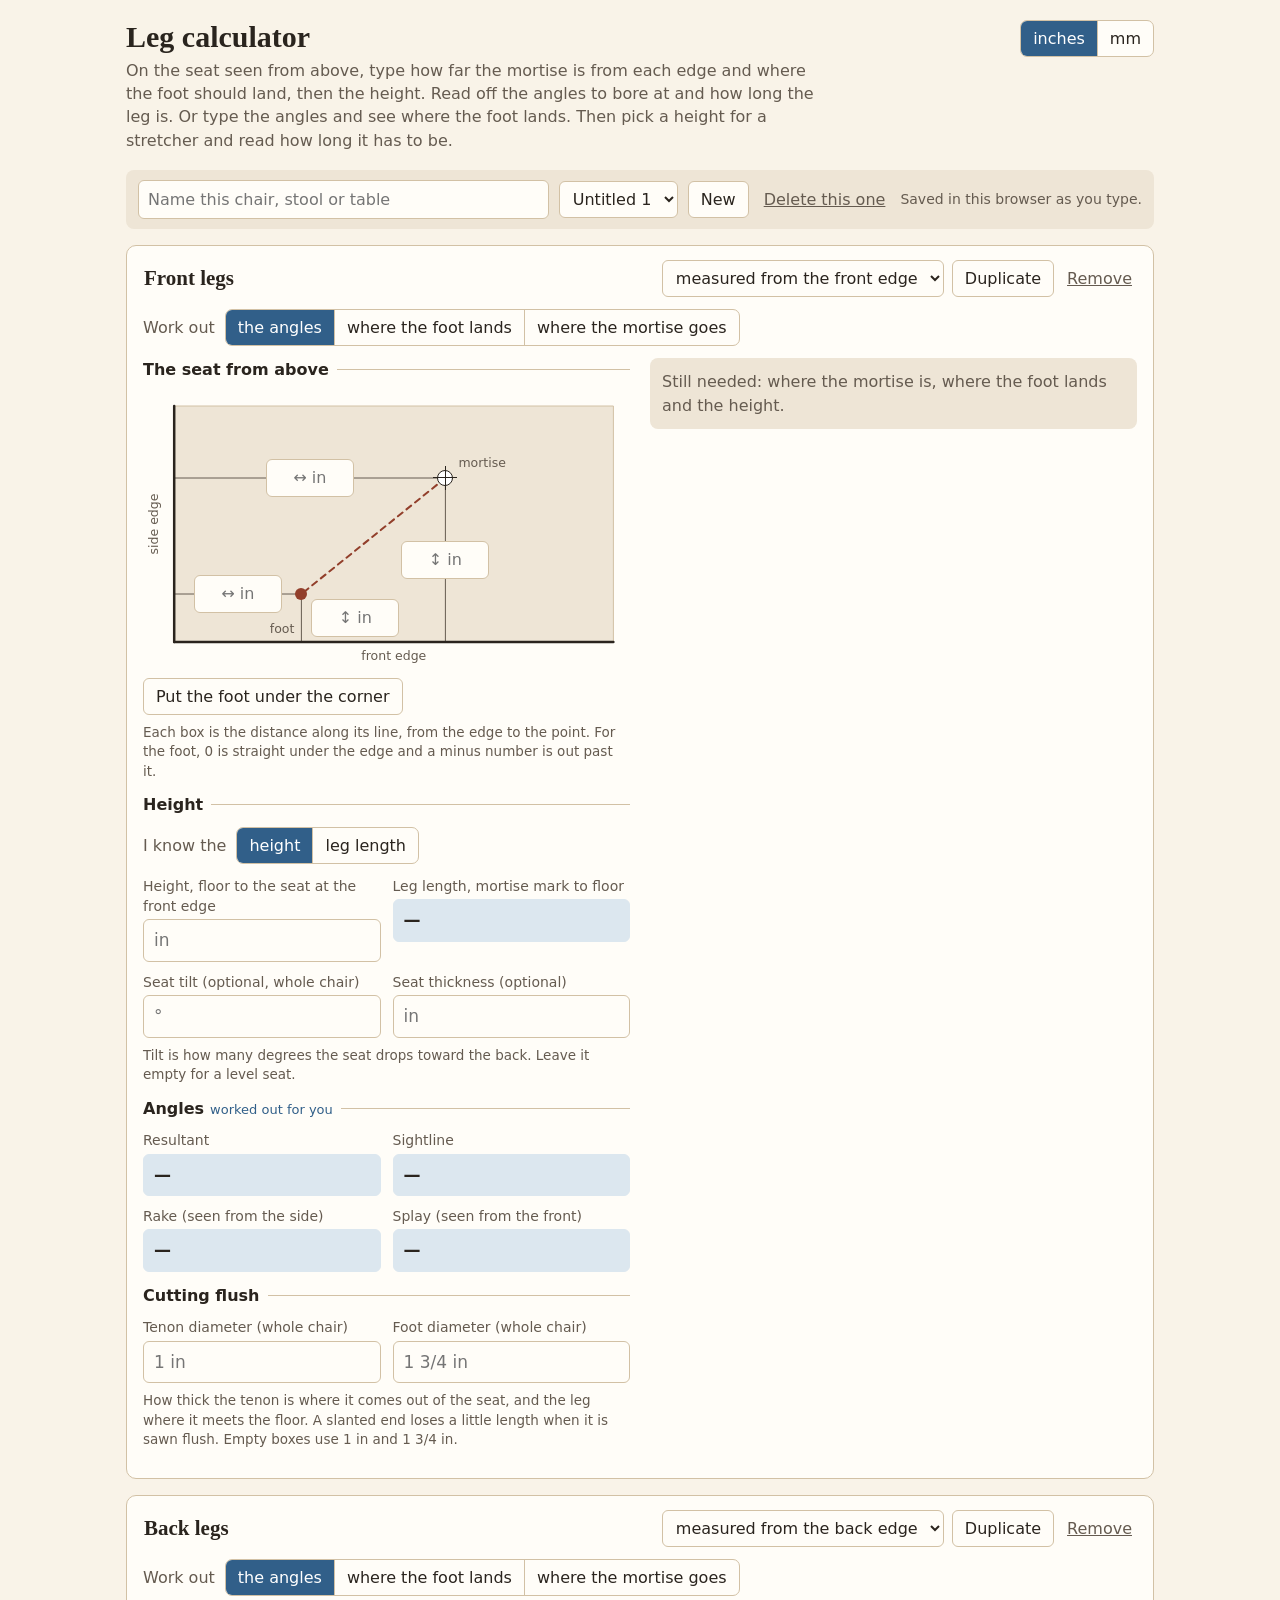
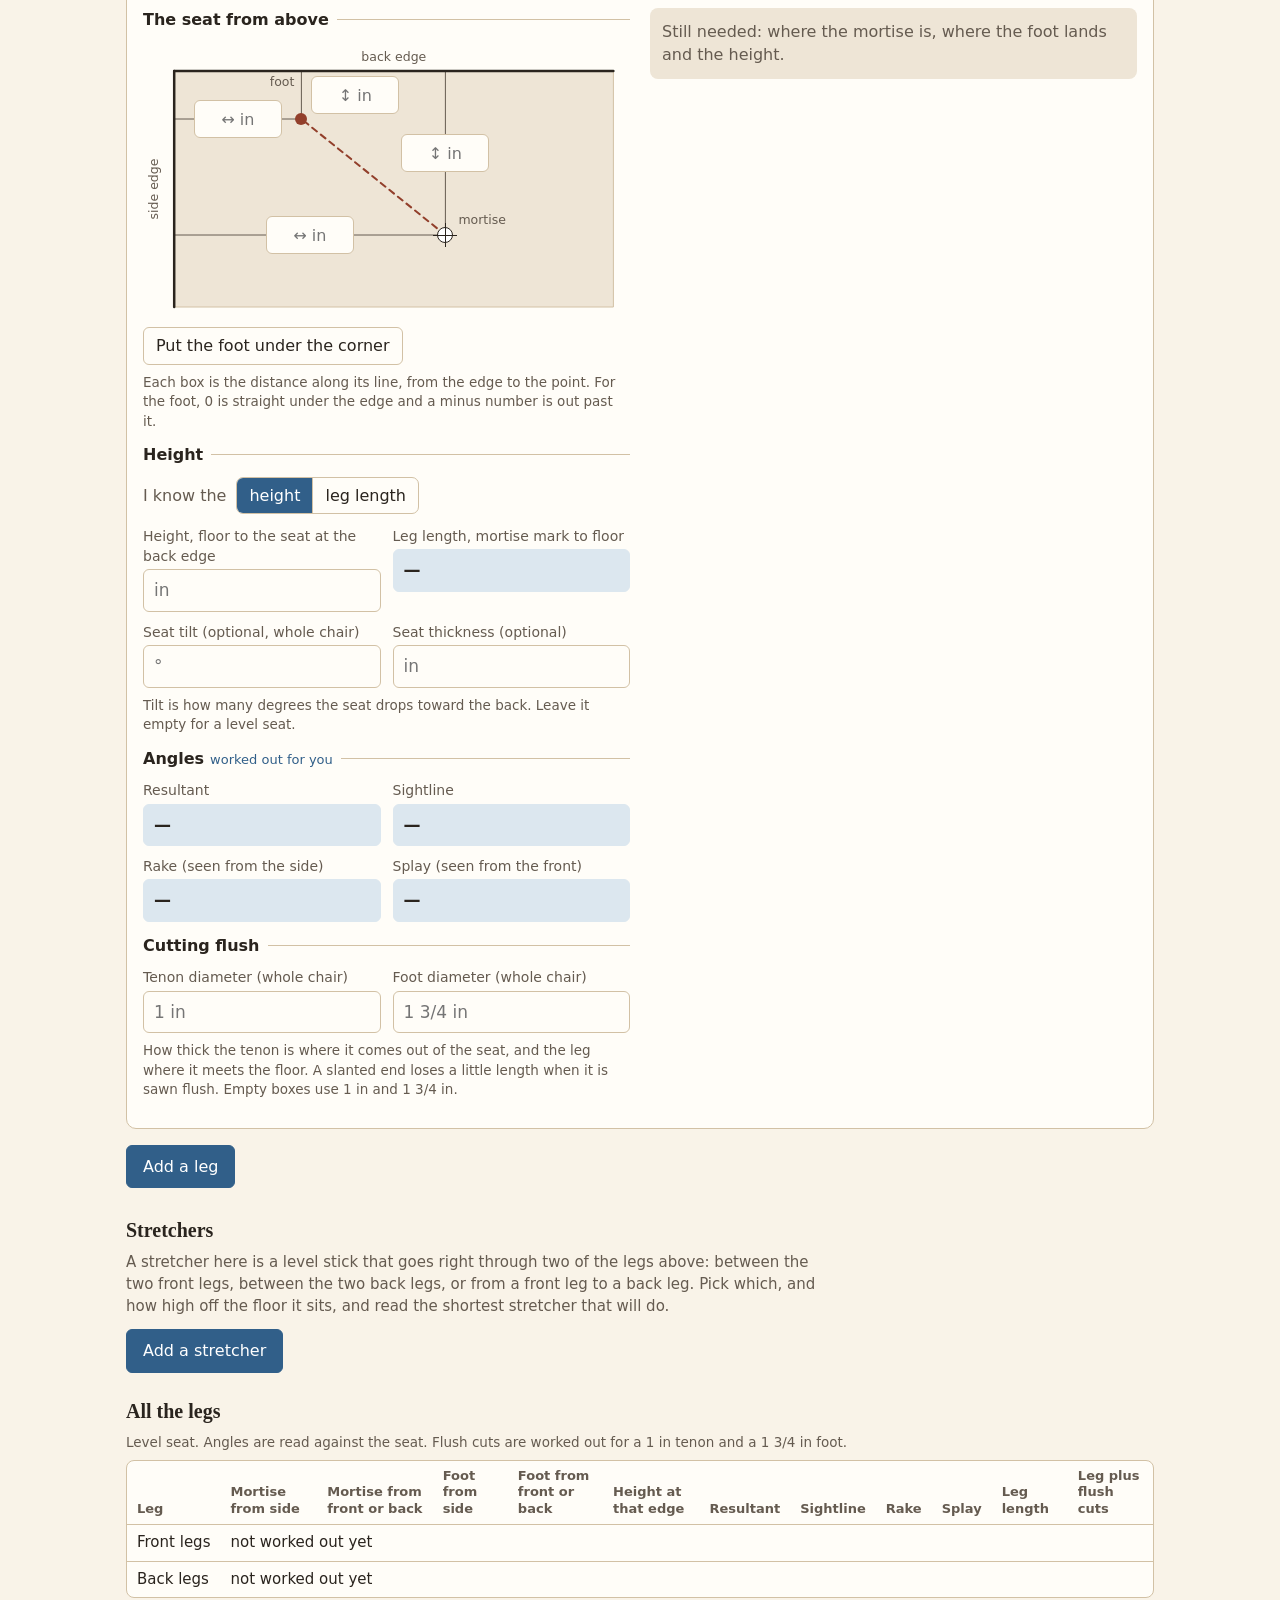
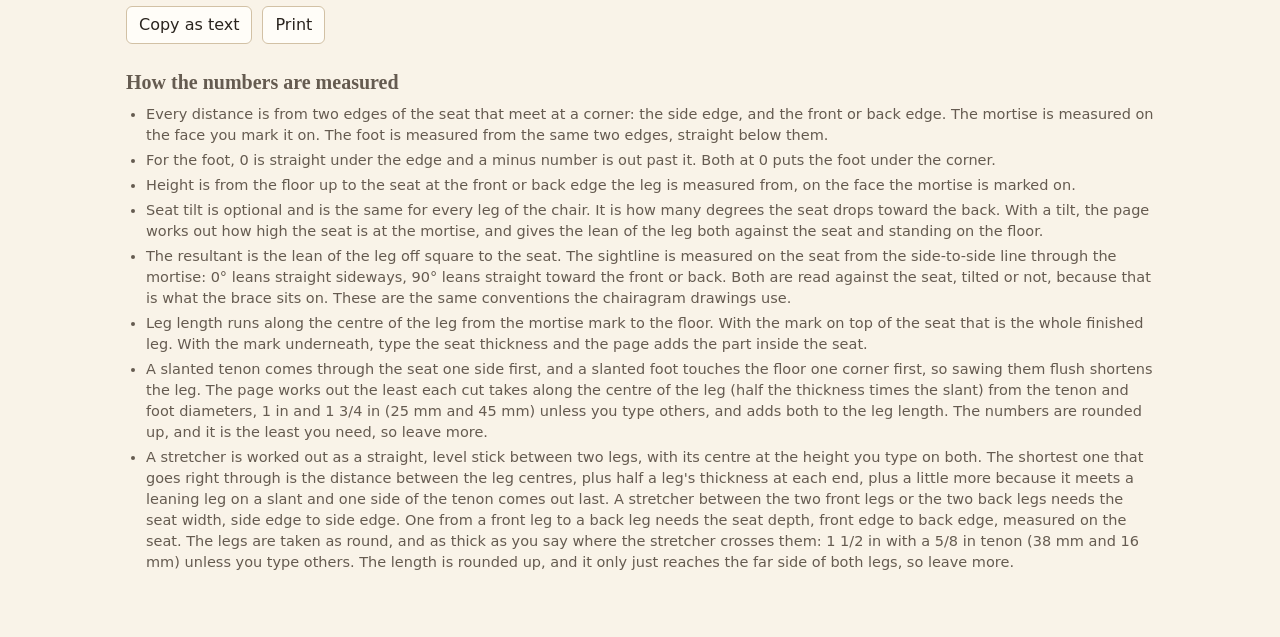
<file: leg-calc/index.html>
<!doctype html>
<html lang="en">
<head>
<meta charset="utf-8">
<meta name="viewport" content="width=device-width, initial-scale=1">
<meta name="robots" content="noindex">
<title>Leg calculator</title>
<style>
  :root {
    --paper: #f9f3e8; --paper-light: #fffdf8; --ground: #eee5d6;
    --ink: #2a241e; --muted: #655b50; --rule: #d2c1a5;
    --blue: #315f89; --blue-light: #dce7ef;
    --rust: #923f2b; --rust-soft: #ead7c9; --oak: #c8a16c;
    --sans: "Avenir Next", Avenir, "Helvetica Neue", system-ui, -apple-system, sans-serif;
    --serif: "Iowan Old Style", "Palatino Linotype", Palatino, Charter, Georgia, serif;
  }
  * { box-sizing: border-box; }
  body { margin: 0; background: var(--paper); color: var(--ink); font: 16px/1.45 var(--sans); }
  .page { max-width: 1060px; margin: 0 auto; padding: 20px 16px 60px; }
  h1 { font: 600 30px/1.1 var(--serif); margin: 0 0 6px; }
  h2 { font: 600 20px/1.2 var(--serif); margin: 0 0 10px; }
  .lede { margin: 0; color: var(--muted); max-width: 44em; }
  .top { display: flex; gap: 16px; justify-content: space-between; align-items: flex-start; flex-wrap: wrap; }

  button, select, input { font: inherit; color: inherit; }
  button, .seg label { cursor: pointer; }
  .btn { border: 1px solid var(--rule); background: var(--paper-light); border-radius: 6px; padding: 6px 12px; }
  .btn:hover { border-color: var(--blue); }
  .btn.quiet { border-color: transparent; background: none; color: var(--muted); text-decoration: underline; padding: 6px 4px; }
  .btn.main { background: var(--blue); border-color: var(--blue); color: #fff; padding: 9px 16px; }

  /* A row of either-or choices */
  .seg { display: inline-flex; flex-wrap: wrap; border: 1px solid var(--rule); border-radius: 7px; overflow: hidden; background: var(--paper-light); }
  .seg input { position: absolute; opacity: 0; pointer-events: none; }
  .seg label { padding: 6px 12px; border-right: 1px solid var(--rule); user-select: none; }
  .seg label:last-of-type { border-right: 0; }
  .seg input:checked + label { background: var(--blue); color: #fff; }
  .seg input:focus-visible + label { outline: 2px solid var(--ink); outline-offset: -2px; }
  .choice { display: flex; align-items: center; gap: 10px; flex-wrap: wrap; margin: 0 0 12px; }
  .choice > span { color: var(--muted); }

  .chairbar { display: flex; gap: 10px; align-items: center; flex-wrap: wrap; margin: 18px 0 16px; padding: 10px 12px; background: var(--ground); border-radius: 8px; }
  .chairbar input[type=text] { flex: 1 1 220px; min-width: 0; }
  .chairbar .saved { color: var(--muted); font-size: 14px; }
  input[type=text], select { border: 1px solid var(--rule); background: var(--paper-light); border-radius: 6px; padding: 7px 9px; }
  input[type=text]:focus, select:focus { outline: 2px solid var(--blue); outline-offset: 0; border-color: var(--blue); }

  .card { background: var(--paper-light); border: 1px solid var(--rule); border-radius: 10px; padding: 14px 16px 16px; margin: 0 0 16px; }
  .card-head { display: flex; gap: 8px; align-items: center; flex-wrap: wrap; margin-bottom: 12px; }
  .card-head .leg-name { flex: 1 1 180px; min-width: 0; font: 600 21px/1.2 var(--serif); border-color: transparent; background: transparent; padding: 4px 6px; margin-left: -6px; }
  .card-head .leg-name:hover { border-color: var(--rule); }
  .card-body { display: grid; grid-template-columns: minmax(0, 1fr) minmax(0, 1fr); gap: 20px; }
  @media (max-width: 820px) { .card-body { grid-template-columns: minmax(0, 1fr); } }

  fieldset { border: 0; border-top: 1px solid var(--rule); margin: 0; padding: 10px 0 12px; min-width: 0; }
  legend { padding: 0 8px 0 0; font-weight: 600; }
  legend .tag { font-weight: 400; font-size: 13px; color: var(--blue); margin-left: 6px; }
  .fields { display: grid; grid-template-columns: repeat(2, minmax(0, 1fr)); gap: 10px 12px; }
  .field label { display: block; font-size: 14px; color: var(--muted); margin-bottom: 3px; }
  .field input[type=text], .field output { display: block; width: 100%; min-height: 40px; padding: 8px 10px; border-radius: 6px; font-size: 17px; }
  .field output { background: var(--blue-light); border: 1px solid var(--blue-light); font-weight: 600; }
  .field input.bad { border-color: var(--rust); background: var(--rust-soft); }
  .hint { font-size: 13.5px; color: var(--muted); margin: 8px 0 0; }

  /* The seat from above, with the typing boxes on it */
  .plan { position: relative; height: 276px; max-width: 480px; margin: 2px 0 4px; }
  .plan svg { position: absolute; left: 0; top: 0; width: 100%; height: 100%; }
  .plan .pt { position: absolute; transform: translate(-50%, -50%); border-radius: 50%; }
  .plan .pt.mortise { width: 16px; height: 16px; background: #fff; border: 1.5px solid var(--ink); }
  .plan .pt.mortise::before, .plan .pt.mortise::after { content: ""; position: absolute; background: var(--ink); }
  .plan .pt.mortise::before { left: -5px; right: -5px; top: 50%; height: 1px; margin-top: -0.5px; }
  .plan .pt.mortise::after { top: -5px; bottom: -5px; left: 50%; width: 1px; margin-left: -0.5px; }
  .plan .pt.foot { width: 12px; height: 12px; background: var(--rust); }
  .plan .tag { position: absolute; font-size: 12.5px; line-height: 14px; color: var(--muted); white-space: nowrap; }
  .plan .tag.side { transform: translate(-50%, -50%) rotate(-90deg); }
  .plan .tag.mid { transform: translate(-50%, -50%); }
  .plan .tag.end { transform: translateX(-100%); }
  .plan .pbox { position: absolute; transform: translate(-50%, -50%); }
  .plan .pbox.left { transform: translate(0, -50%); }
  .plan .pbox input[type=text], .plan .pbox output { display: block; width: 88px; height: 38px; padding: 6px; text-align: center; font-size: 16px; border-radius: 6px; }
  .plan .pbox output { width: auto; min-width: 88px; white-space: nowrap; line-height: 24px; background: var(--blue-light); border: 1px solid var(--blue-light); font-weight: 600; }
  .plan .pbox input.bad, input.bad { border-color: var(--rust); background: var(--rust-soft); }
  @media (max-width: 420px) {
    .plan .pbox input[type=text] { width: 76px; }
    .plan .pbox output { min-width: 76px; font-size: 15px; }
  }
  .inline { display: flex; gap: 10px; align-items: center; flex-wrap: wrap; margin-top: 8px; }

  .answer { min-width: 0; }
  .stats { display: grid; grid-template-columns: minmax(0, 1fr) minmax(0, 1fr) minmax(0, 1.7fr); gap: 8px; margin-bottom: 10px; }
  /* The answer on a row of its own, two smaller numbers under it */
  .stats.lead { grid-template-columns: minmax(0, 1fr) minmax(0, 1fr); }
  .stats.lead .stat:first-child { grid-column: 1 / -1; }
  .stat { background: var(--ground); border-radius: 8px; padding: 8px 10px; }
  .stat b { display: block; font: 600 24px/1.15 var(--serif); }
  .stat span { font-size: 13px; color: var(--muted); }
  .stat small { color: var(--muted); font-size: 13px; font-weight: 400; }
  .says { margin: 0 0 10px; padding: 0; list-style: none; }
  .says li { margin: 0 0 5px; }
  .waiting { color: var(--muted); background: var(--ground); border-radius: 8px; padding: 12px; margin: 0 0 10px; }
  .waiting.problem { background: var(--rust-soft); color: var(--ink); }
  .pics { display: flex; flex-wrap: wrap; gap: 10px; }
  .pics figure { margin: 0; flex: 1 1 240px; max-width: 320px; }
  .pics figcaption { font-size: 13px; color: var(--muted); }
  .pics svg { display: block; width: 100%; height: auto; background: #fff; border: 1px solid var(--rule); border-radius: 8px; }
  svg text { font: 12px var(--sans); fill: var(--ink); paint-order: stroke; stroke: #fff; stroke-width: 3px; stroke-linejoin: round; }
  svg .lbl-muted { fill: var(--muted); }
  svg .num { font-weight: 600; }

  select { max-width: 100%; }
  .stretchers { margin-top: 30px; }
  .stretchers > .hint { margin: 0 0 12px; max-width: 46em; font-size: 15px; }

  .summary { margin-top: 26px; }
  .summary h3 { font: 600 17px/1.2 var(--serif); margin: 18px 0 6px; }
  .tablewrap { overflow-x: auto; border: 1px solid var(--rule); border-radius: 8px; background: var(--paper-light); }
  table { border-collapse: collapse; width: 100%; min-width: 760px; font-size: 15px; }
  th, td { text-align: left; padding: 7px 10px; border-bottom: 1px solid var(--rule); }
  td { white-space: nowrap; }
  th { font-size: 13px; line-height: 1.25; color: var(--muted); font-weight: 600; vertical-align: bottom; }
  tr:last-child td { border-bottom: 0; }
  td.num { font-weight: 600; }
  .notes { margin-top: 26px; color: var(--muted); font-size: 14.5px; }
  .notes ul { padding-left: 20px; margin: 6px 0 0; }
  .notes li { margin-bottom: 4px; }

  @media print {
    body { background: #fff; }
    .btn, .seg, .choice:not(.between), .chairbar select, .chairbar .saved, .hint:not(#summary-note):not(#stretcher-note), .inline, .lede, .units { display: none !important; }
    .card { break-inside: avoid; border-color: #999; }
    .chairbar { background: none; padding: 0; }
  }
</style>
</head>
<body>
<div class="page">
  <header class="top">
    <div>
      <h1>Leg calculator</h1>
      <p class="lede">On the seat seen from above, type how far the mortise is from each edge and where the foot should land, then the height. Read off the angles to bore at and how long the leg is. Or type the angles and see where the foot lands. Then pick a height for a stretcher and read how long it has to be.</p>
    </div>
    <div class="seg units" role="radiogroup" aria-label="Units">
      <input type="radio" name="units" id="units-in" value="in"><label for="units-in">inches</label>
      <input type="radio" name="units" id="units-mm" value="mm"><label for="units-mm">mm</label>
    </div>
  </header>

  <section class="chairbar" aria-label="Chair">
    <input type="text" id="chair-name" placeholder="Name this chair, stool or table" aria-label="Name">
    <select id="chair-pick" aria-label="Saved chairs"></select>
    <button class="btn" id="chair-new" type="button">New</button>
    <button class="btn quiet" id="chair-delete" type="button">Delete this one</button>
    <span class="saved" id="saved-note">Saved in this browser as you type.</span>
  </section>

  <main id="legs"></main>
  <button class="btn main" id="add-leg" type="button">Add a leg</button>

  <section class="stretchers" aria-label="Stretchers">
    <h2>Stretchers</h2>
    <p class="hint">A stretcher here is a level stick that goes right through two of the legs above: between the two front legs, between the two back legs, or from a front leg to a back leg. Pick which, and how high off the floor it sits, and read the shortest stretcher that will do.</p>
    <div id="stretchers"></div>
    <button class="btn main" id="add-stretcher" type="button">Add a stretcher</button>
  </section>

  <section class="summary" aria-label="All the legs">
    <h2>All the legs</h2>
    <p class="hint" id="summary-note" style="margin: 0 0 8px"></p>
    <div class="tablewrap"><table id="summary-table"></table></div>
    <div id="stretcher-summary" hidden>
      <h3>All the stretchers</h3>
      <p class="hint" id="stretcher-note" style="margin: 0 0 8px"></p>
      <div class="tablewrap"><table id="stretcher-table"></table></div>
    </div>
    <div class="inline">
      <button class="btn" id="copy" type="button">Copy as text</button>
      <button class="btn" id="print" type="button">Print</button>
      <span class="saved" id="copy-note" role="status"></span>
    </div>
  </section>

  <section class="notes" aria-label="How the numbers are measured">
    <h2>How the numbers are measured</h2>
    <ul>
      <li>Every distance is from two edges of the seat that meet at a corner: the side edge, and the front or back edge. The mortise is measured on the face you mark it on. The foot is measured from the same two edges, straight below them.</li>
      <li>For the foot, 0 is straight under the edge and a minus number is out past it. Both at 0 puts the foot under the corner.</li>
      <li>Height is from the floor up to the seat at the front or back edge the leg is measured from, on the face the mortise is marked on.</li>
      <li>Seat tilt is optional and is the same for every leg of the chair. It is how many degrees the seat drops toward the back. With a tilt, the page works out how high the seat is at the mortise, and gives the lean of the leg both against the seat and standing on the floor.</li>
      <li>The resultant is the lean of the leg off square to the seat. The sightline is measured on the seat from the side-to-side line through the mortise: 0° leans straight sideways, 90° leans straight toward the front or back. Both are read against the seat, tilted or not, because that is what the brace sits on. These are the same conventions the chairagram drawings use.</li>
      <li>Leg length runs along the centre of the leg from the mortise mark to the floor. With the mark on top of the seat that is the whole finished leg. With the mark underneath, type the seat thickness and the page adds the part inside the seat.</li>
      <li>A slanted tenon comes through the seat one side first, and a slanted foot touches the floor one corner first, so sawing them flush shortens the leg. The page works out the least each cut takes along the centre of the leg (half the thickness times the slant) from the tenon and foot diameters, 1 in and 1 3/4 in (25 mm and 45 mm) unless you type others, and adds both to the leg length. The numbers are rounded up, and it is the least you need, so leave more.</li>
      <li>A stretcher is worked out as a straight, level stick between two legs, with its centre at the height you type on both. The shortest one that goes right through is the distance between the leg centres, plus half a leg's thickness at each end, plus a little more because it meets a leaning leg on a slant and one side of the tenon comes out last. A stretcher between the two front legs or the two back legs needs the seat width, side edge to side edge. One from a front leg to a back leg needs the seat depth, front edge to back edge, measured on the seat. The legs are taken as round, and as thick as you say where the stretcher crosses them: 1 1/2 in with a 5/8 in tenon (38 mm and 16 mm) unless you type others. The length is rounded up, and it only just reaches the far side of both legs, so leave more.</li>
    </ul>
  </section>
</div>
<!-- Bump v on both lines with every publish, so phones fetch the new files. -->
<script src="leg-math.js?v=5"></script>
<script src="app.js?v=5"></script>
</body>
</html>
</file>
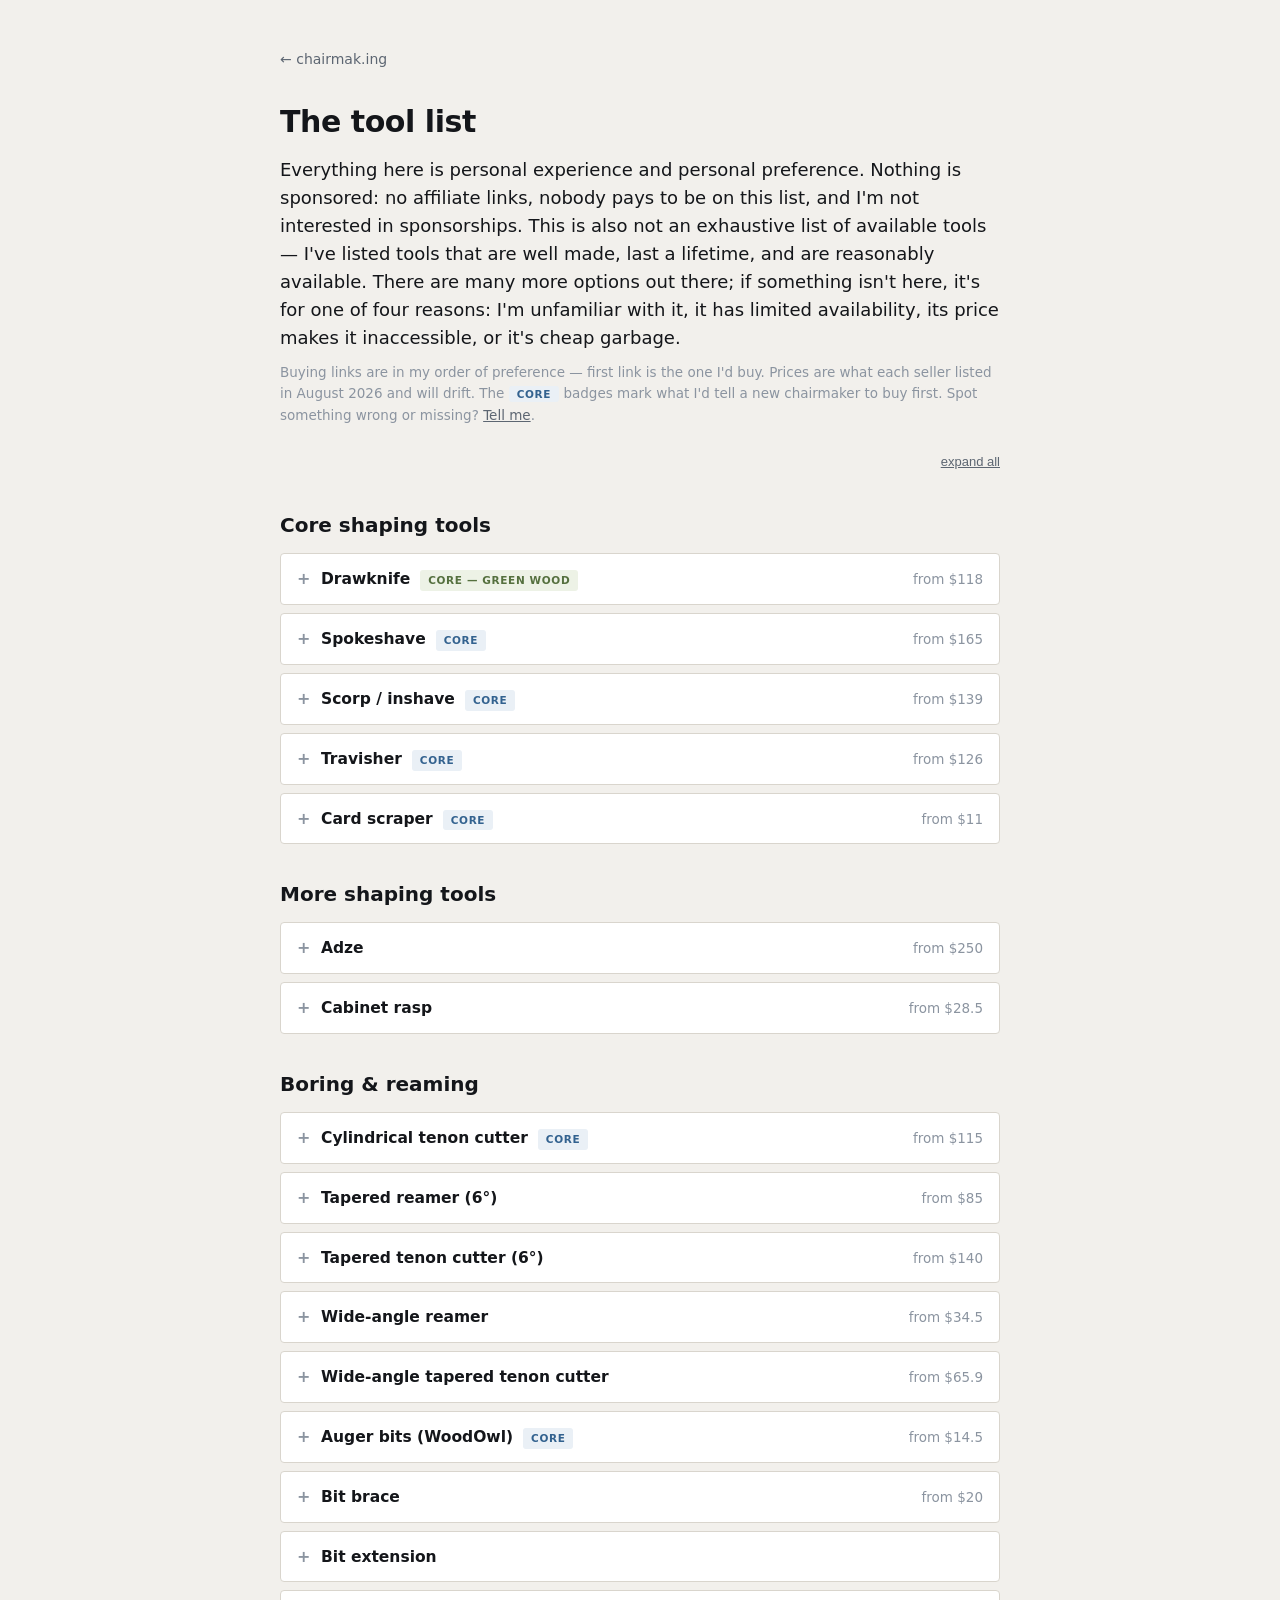
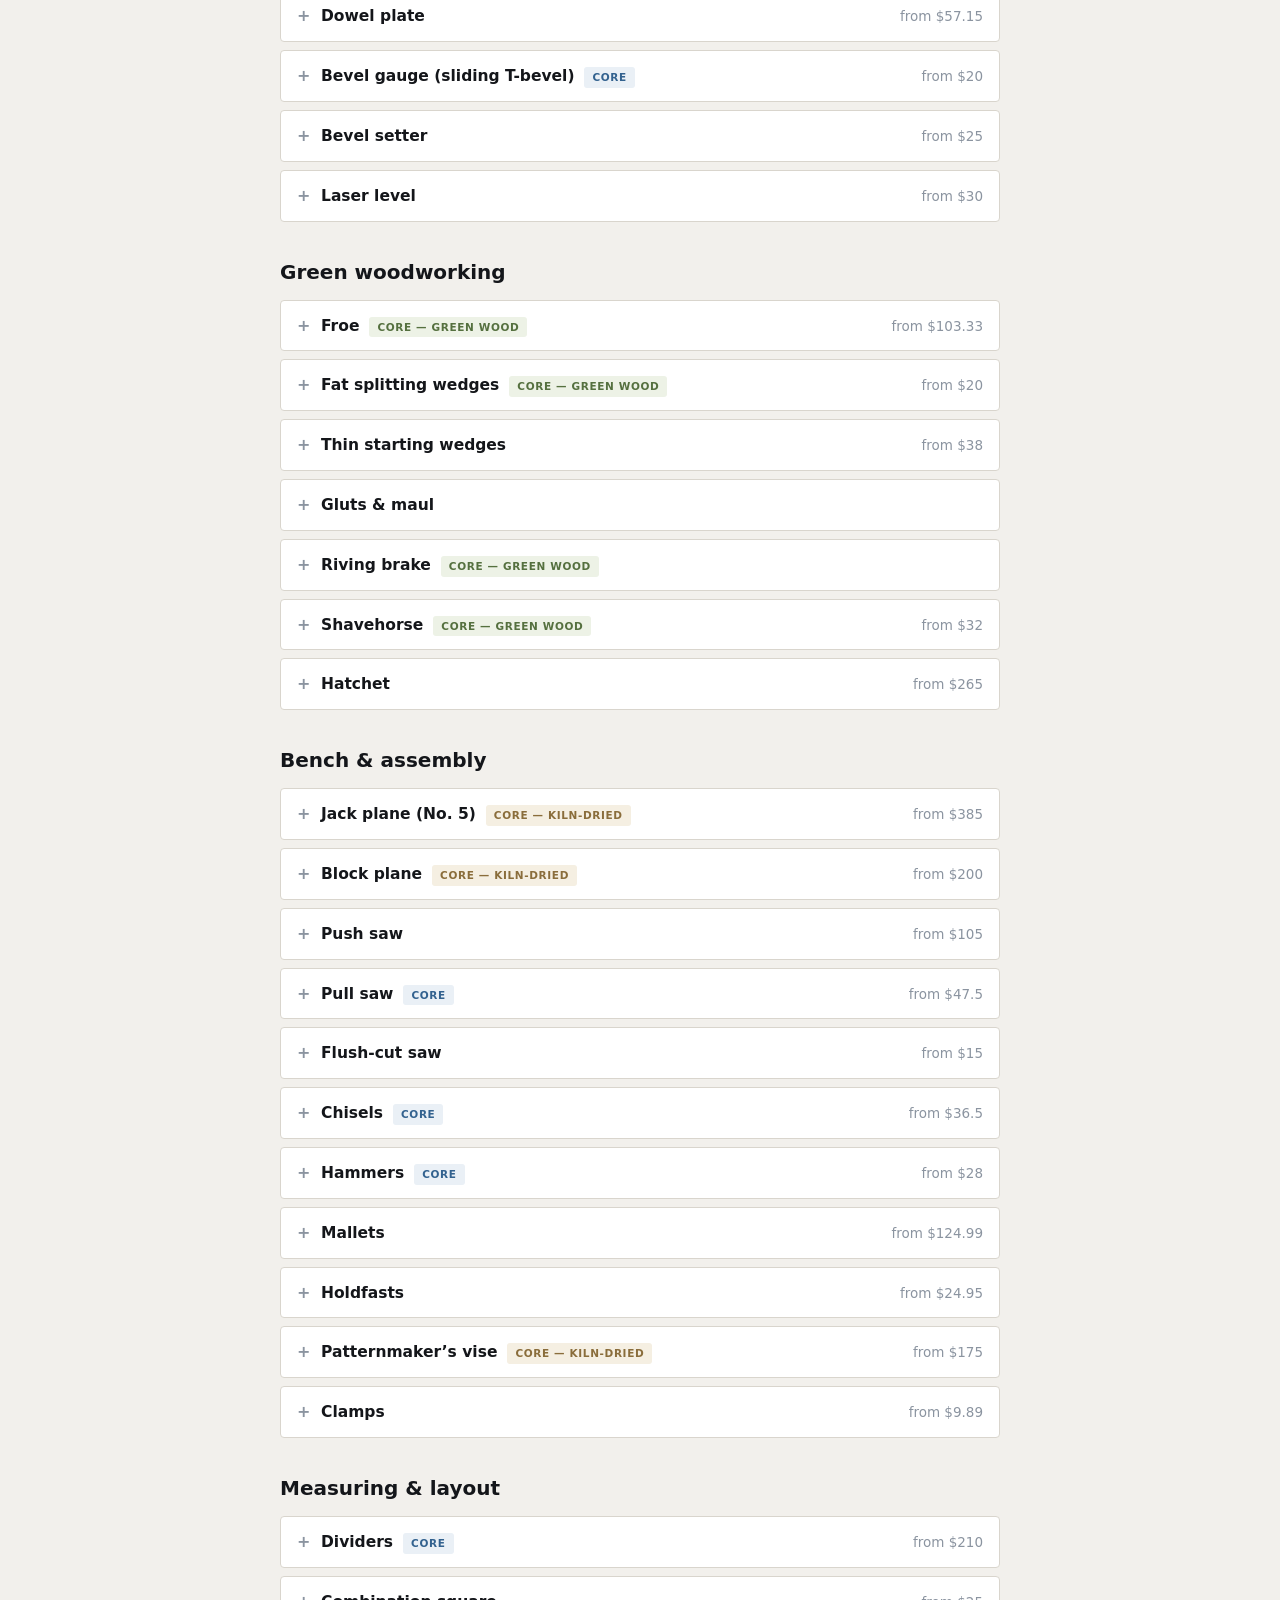
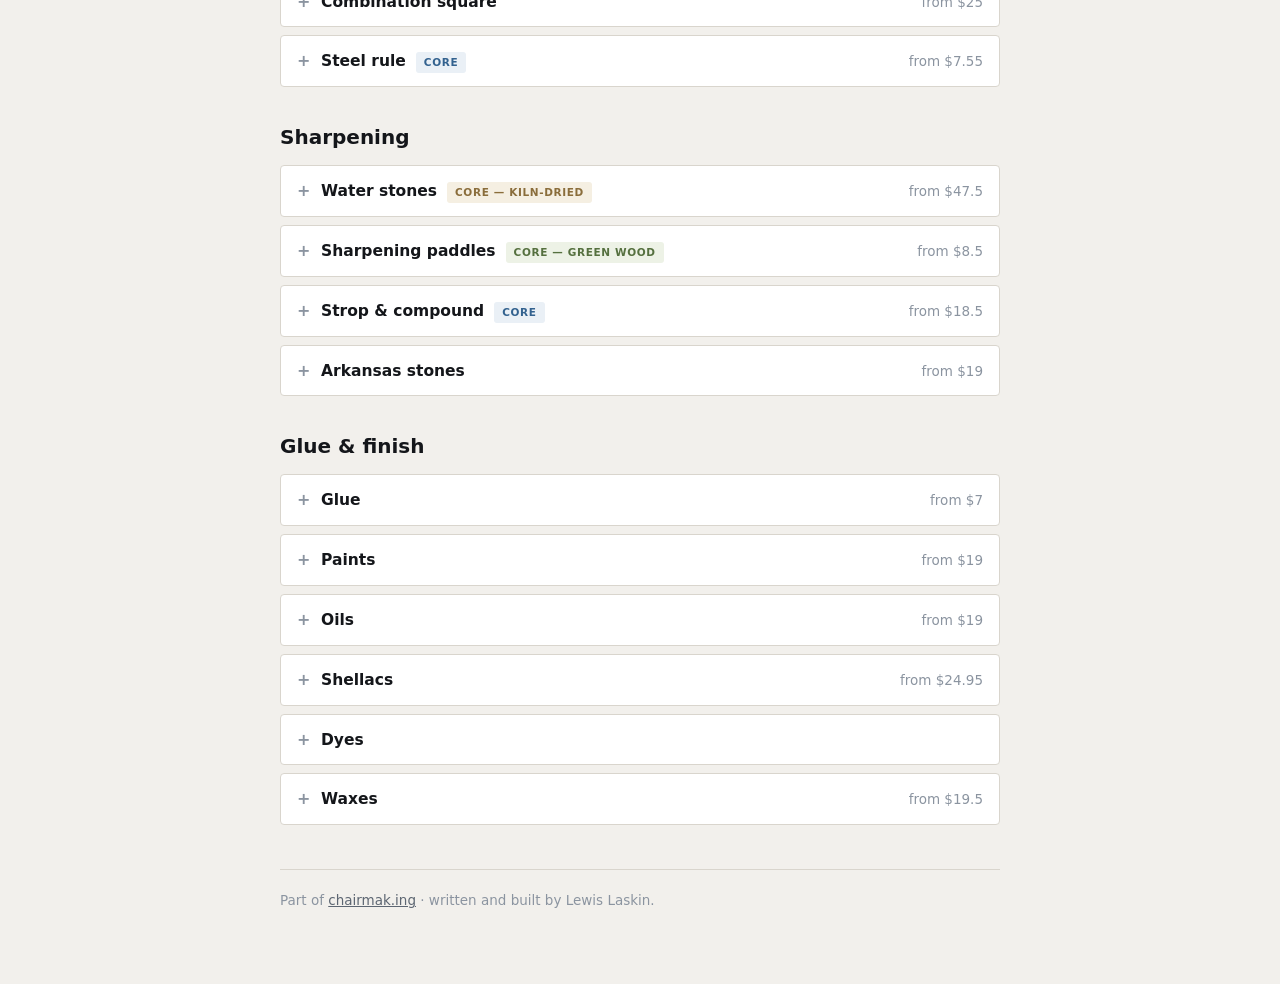
<file: tools/index.html>
<!DOCTYPE html>
<html lang="en">
<head>
<meta charset="utf-8">
<meta name="viewport" content="width=device-width, initial-scale=1">
<title>The tool list — chairmak.ing</title>
<meta name="description" content="Every tool for hand-tool stick chairmaking — working green from the log or from sawn boards — with where to buy each one, prices included. No affiliate links.">
<link rel="canonical" href="https://chairmak.ing/tools/">
<link rel="icon" type="image/png" sizes="32x32" href="/favicon-32.png">
<link rel="apple-touch-icon" href="/apple-touch-icon.png">
<meta property="og:title" content="The tool list — chairmak.ing">
<meta property="og:description" content="Every tool for hand-tool stick chairmaking, with where to buy each one, prices included. No affiliate links.">
<meta property="og:url" content="https://chairmak.ing/tools/">
<meta property="og:type" content="website">
<style>
/* Same paper-and-ink language as the front door. */
:root {
  --paper: #ffffff;
  --bg: #f2f0ec;
  --ink: #14161a;
  --sub: #5d6672;
  --faint: #8b94a0;
  --rule: #d9d5cd;
  --blue: #33628f;
  --blue-soft: #eaf0f6;
  --moss: #55703f;
  --moss-soft: #edf2e6;
  --sand: #8a6d3b;
  --sand-soft: #f5efe2;
  --sans: system-ui, -apple-system, "Segoe UI", Helvetica, Arial, sans-serif;
}
* { box-sizing: border-box; }
body {
  margin: 0; padding: 48px 20px 72px;
  font: 16px/1.6 var(--sans); color: var(--ink); background: var(--bg);
  -webkit-text-size-adjust: 100%;
}
main { max-width: 720px; margin: 0 auto; }
.crumb { font-size: 14px; margin-bottom: 28px; }
.crumb a { color: var(--sub); text-decoration: none; }
.crumb a:hover { color: var(--blue); }
h1 { font-size: 30px; font-weight: 600; margin: 0 0 10px; letter-spacing: -0.015em; }
.intro { font-size: 18px; line-height: 1.55; color: var(--ink); margin: 0 0 8px; }
.lede { color: var(--sub); margin: 0 0 6px; }
.smallprint { color: var(--faint); font-size: 13.5px; margin: 10px 0 0; }
.smallprint a { color: var(--sub); }

.filters { margin: 22px 0 4px; display: flex; }
.expand-toggle { margin-left: auto; font-size: 13px; color: var(--sub); background: none; border: 0; cursor: pointer; text-decoration: underline; padding: 6px 0; }

/* Category sections */
h2 { font-size: 20px; font-weight: 600; margin: 34px 0 12px; }

/* Tool rows — collapsed by default */
details.tool {
  background: var(--paper); border: 1px solid var(--rule); border-radius: 4px;
  margin-bottom: 8px;
}
details.tool summary {
  list-style: none; cursor: pointer; padding: 12px 16px;
  display: flex; align-items: baseline; gap: 10px; flex-wrap: wrap;
}
details.tool summary::-webkit-details-marker { display: none; }
details.tool summary::before {
  content: '+'; color: var(--faint); font-weight: 600; width: 14px; flex: none;
}
details.tool[open] summary::before { content: '–'; }
details.tool summary:hover { color: var(--blue); }
.tname { font-size: 15.5px; font-weight: 600; }
.badge {
  font-size: 10.5px; font-weight: 700; letter-spacing: 0.06em; text-transform: uppercase;
  padding: 2px 8px; border-radius: 3px; white-space: nowrap;
}
.badge.green { color: var(--moss); background: var(--moss-soft); }
.badge.dry { color: var(--sand); background: var(--sand-soft); }
.badge.core { color: var(--blue); background: var(--blue-soft); }
.from { margin-left: auto; color: var(--faint); font-size: 13.5px; white-space: nowrap; }
.tbody { padding: 2px 16px 16px 40px; }
.tbody .use { color: var(--sub); font-size: 14.5px; margin: 0 0 10px; }
.buy { margin: 0; padding-left: 20px; }
.buy li { font-size: 14.5px; margin: 7px 0; }
.buy a { color: var(--blue); text-decoration: none; }
.buy a:hover { text-decoration: underline; }
.price { font-weight: 600; white-space: nowrap; }
.opt-note { display: block; color: var(--sub); font-size: 13.5px; line-height: 1.5; margin-top: 1px; }
.foot-note { color: var(--sub); font-size: 13.5px; margin: 10px 0 0; }
footer {
  margin-top: 44px; padding-top: 20px; border-top: 1px solid var(--rule);
  color: var(--faint); font-size: 13.5px;
}
footer a { color: var(--sub); }
@media (max-width: 480px) {
  body { padding: 32px 16px 56px; }
  h1 { font-size: 26px; }
  .tbody { padding-left: 16px; }
  .from { display: none; }
}
</style>
</head>
<body data-filter="all">
<main>
  <nav class="crumb"><a href="/">← chairmak.ing</a></nav>

  <header>
    <h1>The tool list</h1>
    <p class="intro">Everything here is personal experience and personal preference.
      Nothing is sponsored: no affiliate links, nobody pays to be on this list, and I'm not
      interested in sponsorships. This is also not an exhaustive list of available tools —
      I've listed tools that are well made, last a lifetime, and are reasonably available.
      There are many more options out there; if something isn't here, it's for one of four
      reasons: I'm unfamiliar with it, it has limited availability, its price makes it
      inaccessible, or it's cheap garbage.</p>
    <p class="smallprint">Buying links are in my order of preference — first link is the one
      I'd buy. Prices are what each seller listed in August 2026 and will drift. The
      <span class="badge core">core</span> badges mark what I'd tell a new chairmaker to buy
      first. Spot something wrong or missing?
      <a id="tools-fb" href="#" rel="nofollow">Tell me</a>.</p>
  </header>

  <div class="filters">
    <button class="expand-toggle" id="expand-all">expand all</button>
  </div>

  <!-- TOOLS:BEGIN -->
  <h2>Core shaping tools</h2>
  <details class="tool" data-tag="green">
  <summary><span class="tname">Drawknife</span> <span class="badge green">core — green wood</span><span class="from">from $118</span></summary>
  <div class="tbody">
  <p class="use">For shaping sticks and more. The primary tool for green woodworking.</p>
  <ol class="buy">
    <li><a href="https://lonontools.com/collections/drawknives-and-shaves" rel="noopener">Lonon Tools — drawknife, bevel-up or bevel-down</a> <span class="price">from $238</span><span class="opt-note">Forged in North Carolina by Jason Lonon and co. I prefer bevel-down for chairmakin’.</span></li>
    <li><a href="https://toolsforworkingwood.com/store/item/MS-IDRAWK.XX" rel="noopener">Tools for Working Wood — Ray Iles drawknives</a> <span class="price">$118–$159</span><span class="opt-note">O1 steel, English beech or yew handles. Ray Iles tends to provide great value across all their tools.</span></li>
    <li><a href="https://barrtools.com/products/chair-builder-draw-knife" rel="noopener">Barr Tools — Chair Builder Draw Knife</a> <span class="price">$198</span><span class="opt-note">Made in the USA. Processes have recently changed at Barr — expect current runs to need tuning out of the box.</span></li>
  </ol>
  </div>
  </details>
  <details class="tool" data-tag="both">
  <summary><span class="tname">Spokeshave</span> <span class="badge core">core</span><span class="from">from $165</span></summary>
  <div class="tbody">
  <p class="use">Controlled shaping and finishing tool: a small drawknife with a sole. A spokeshave is to a drawknife what a handplane is to a chisel.</p>
  <ol class="buy">
    <li><a href="https://www.leevalley.com/en-us/shop/tools/hand-tools/spokeshaves/49142-veritas-flat-spokeshave" rel="noopener">Lee Valley — Veritas flat spokeshave (and round-bottom)</a> <span class="price">$165 (flat or round)</span><span class="opt-note">Flat-bottom is the one every student needs; round-bottom is necessary for some concave surfaces, but if you have to pick one, get the flat-bottom. I find the Veritas friendlier to adjust than the Lie-Nielsen — and it has “speed holes” at the corners of the mouth for shavings to escape, a sore spot on most spokeshaves. Flat and round are $165 each; both were out of stock at last check (notify-me works, and the round shows a September restock).</span></li>
    <li><a href="https://www.lie-nielsen.com/products/1-sp-boggs-f-boggs-spokeshaves" rel="noopener">Lie-Nielsen — Boggs spokeshaves</a> <span class="price">$165 flat / $195 curved</span><span class="opt-note">Bronze-bodied, Brian Boggs pattern. The most common model among modern chairmakers.</span></li>
    <li><a href="https://www.ebay.com/sch/i.html?_nkw=stanley+151+spokeshave" rel="noopener">eBay — vintage Stanley No. 151</a> <span class="price">typically $30–$65</span><span class="opt-note">The pattern the new ones are based on. Replacement blades are available from a few makers, like Hock.</span></li>
  </ol>
  </div>
  </details>
  <details class="tool" data-tag="both">
  <summary><span class="tname">Scorp / inshave</span> <span class="badge core">core</span><span class="from">from $139</span></summary>
  <div class="tbody">
  <p class="use">A drawknife that has been bent to hollow out surfaces. The typical seat-saddling tool.</p>
  <ol class="buy">
    <li><a href="https://lonontools.com/products/wl5tgvms9tbf659u6hhgq7juxwlng5" rel="noopener">Lonon Tools — chair maker’s inshave</a> <span class="price">from $355</span><span class="opt-note">All of Jason’s tools are great.</span></li>
    <li><a href="https://mailchi.mp/3eee52c072ef/atitqgxpsd" rel="noopener">Lucian Avery — inshave (via Sawyer Made)</a> <span class="price">about $300 incl. US shipping</span><span class="opt-note">Flatter profile, small-batch production. A nice tool for a shallow saddle; not as hefty as the others. Sold exclusively through Sawyer Made in batches every three months — join the waitlist; about $300 including US shipping.</span></li>
    <li><a href="https://toolsforworkingwood.com/store/item/MS-ISCORP" rel="noopener">Tools for Working Wood — Ray Iles scorp</a> <span class="price">$139</span><span class="opt-note">About a 4″ sweep; comes ground, wants a final hone before first use.</span></li>
    <li><a href="https://barrtools.com/products/mike-dunbar-style-scorp-5-16-x-1-1-4-x-4" rel="noopener">Barr Tools — Mike Dunbar-style scorp</a> <span class="price">$198</span><span class="opt-note">Good steel, but the current runs have some geometry issues. Expect to regrind.</span></li>
  </ol>
  </div>
  </details>
  <details class="tool" data-tag="both">
  <summary><span class="tname">Travisher</span> <span class="badge core">core</span><span class="from">from $126</span></summary>
  <div class="tbody">
  <p class="use">A scorp with a sole. Can be used as a refining or finish tool for seats, or even for rough seat carving, depending on the design.</p>
  <ol class="buy">
    <li><a href="https://thewindsorworkshop.co.uk/product/travisher-deluxe/" rel="noopener">The Windsor Workshop (James Mursell, UK) — wood or Delrin travisher</a> <span class="price">£198–£234 inc VAT</span><span class="opt-note">What I would buy for a classroom. Ships to the US; the Delrin-soled Deluxe is forgiving enough that some people skip the scorp entirely.</span></li>
    <li><a href="https://handtoolwoodworking.com/travishers/" rel="noopener">Elia Bizzarri — travisher (Seth Elliott, to Peter Galbert’s design)</a> <span class="price">$300 finished / $150 in the raw</span><span class="opt-note">US-made and available. O1 blade; the $150 “in the raw” ships unshaped and unsharpened for you to finish.</span></li>
    <li><a href="https://www.petergalbert.com/t2travisher" rel="noopener">Peter Galbert — travisher</a> <span class="price">$490 + shipping</span><span class="opt-note">Costly, not expensive: a luxury tool, but a good investment.</span></li>
    <li><a href="https://www.highlandwoodworking.com/products/travisher" rel="noopener">Crown Plane — travisher</a> <span class="price">$126</span><span class="opt-note">Old-school pattern — affordable and effective. I primarily use mine for rough work, as a scorp alternative. Sold through Highland; the maker’s own Etsy shop (CrownPlane) is currently on hiatus.</span></li>
  </ol>
  </div>
  </details>
  <details class="tool" data-tag="both">
  <summary><span class="tname">Card scraper</span> <span class="badge core">core</span><span class="from">from $11</span></summary>
  <div class="tbody">
  <p class="use">A flexed steel card that follows the curve of a saddled seat or an arm and shears off the last tool marks and tearout — the cheapest edge tool in the kit.</p>
  <ol class="buy">
    <li><a href="https://lostartpress.com/products/crucible-card-scraper" rel="noopener">Lost Art Press — Crucible card scraper</a> <span class="price">$25</span><span class="opt-note">Curved so you don’t have to bow it with your thumbs — copied from the scraper Welsh chairmaker Chris Williams brought to his first US class.</span></li>
    <li><a href="https://www.highlandwoodworking.com/products/bahco474cardscraper" rel="noopener">Highland Woodworking — Bahco 474 scraper</a> <span class="price">$11–$12.50</span><span class="opt-note">The original Sandvik steel. The thin .023″ flexes more; the .032″ is the stiff general-purpose card.</span></li>
    <li><a href="https://bluesprucetoolworks.com/products/card-scrapers-straight-6-inch" rel="noopener">Blue Spruce Toolworks — card scrapers</a> <span class="price">from $24.99</span><span class="opt-note">A few shapes and thicknesses. Tool steel instead of spring steel — offers very thick scrapers.</span></li>
  </ol>
  </div>
  </details>
  <h2>More shaping tools</h2>
  <details class="tool" data-tag="both">
  <summary><span class="tname">Adze</span><span class="from">from $250</span></summary>
  <div class="tbody">
  <p class="use">Swung one-handed on upright wood, or two-handed on vertical stock. Roughs out a seat blank for deep saddles.</p>
  <ol class="buy">
    <li><a href="https://lonontools.com/products/w5n1j0jjtdl9v5ny10j9jla7zfgj5u" rel="noopener">Lonon Tools — chairmaking adze</a> <span class="price">$380</span><span class="opt-note">Batch stock — sold out at last check.</span></li>
    <li><a href="https://barrtools.com/products/hewing-adz-ship-carpenter-s-adz" rel="noopener">Barr Tools — hewing adze</a> <span class="price">$250–$255</span><span class="opt-note">Sold out at last check, both direct and through Highland.</span></li>
  </ol>
  <p class="foot-note">Two lengths earn their keep — a short one for control, a long one for hogging. Jason Lonon forges the short seat adzes; Barr makes the long ones.</p>
  </div>
  </details>
  <details class="tool" data-tag="both">
  <summary><span class="tname">Cabinet rasp</span><span class="from">from $28.5</span></summary>
  <div class="tbody">
  <p class="use">Shapes arm ends, hands and seat edges faster than any edge tool where grain swirls.</p>
  <ol class="buy">
    <li><a href="https://www.leevalley.com/en-us/shop/tools/hand-tools/files-and-rasps/rasps/53822-auriou-chair-makers-rasp" rel="noopener">Lee Valley — Auriou chair maker’s rasp</a> <span class="price">$126</span><span class="opt-note">Hand-stitched French teeth. Good for shaping compound curves.</span></li>
    <li><a href="https://toolsforworkingwood.com/store/item/GT-CMRASP.XX/gramercy-tools-hand-cut-cabinetmakers-rasps" rel="noopener">Tools for Working Wood — Gramercy hand-cut rasps</a> <span class="price">$89.95–$199.95</span><span class="opt-note">Hand-stitched in the same tradition, often in stock when Auriou isn’t.</span></li>
    <li><a href="https://www.leevalley.com/en-us/shop/tools/hand-tools/files-and-rasps/rasps/20135-wood-and-cabinet-rasps" rel="noopener">Lee Valley / Highland — machine-cut rasps</a> <span class="price">from $28.50</span><span class="opt-note">A budget rasp still shapes an arm; it just leaves more scraping behind.</span></li>
  </ol>
  </div>
  </details>
  <h2>Boring &amp; reaming</h2>
  <details class="tool" data-tag="both">
  <summary><span class="tname">Cylindrical tenon cutter</span> <span class="badge core">core</span><span class="from">from $115</span></summary>
  <div class="tbody">
  <p class="use">Cuts a straight round tenon on the end of a leg, stick or stretcher.</p>
  <ol class="buy">
    <li><a href="https://www.leevalley.com/en-us/shop/tools/hand-tools/dowel-and-tenon-cutters/42299-veritas-power-tenon-cutters" rel="noopener">Lee Valley — Veritas power tenon cutters</a> <span class="price">$115–$125 (5/8–1″)</span><span class="opt-note">5/8, 3/4 and 1″ are the most common. I reach for 7/8 and 1-1/4 here and there. The little 3/8–1/2 minis are a nice luxury item. Sizes drift in and out of stock; the set of three is $329 when it’s in.</span></li>
    <li><a href="https://blog.lostartpress.com/2022/03/07/chairmaking-on-the-cheaper-part-2-leg-tenons/" rel="noopener">The budget route — “Chairmaking on the Cheap(er): Leg Tenons” (Lost Art Press)</a> <span class="price">free</span><span class="opt-note">Chris Schwarz’s rundown of tenon-cutter substitutes — layout, plane, saw and rasp methods that cost next to nothing.</span></li>
  </ol>
  </div>
  </details>
  <details class="tool" data-tag="both">
  <summary><span class="tname">Tapered reamer (6°)</span><span class="from">from $85</span></summary>
  <div class="tbody">
  <p class="use">Turns a straight bored hole into a tapered socket, so a matching tapered tenon wedges tighter the harder the chair is sat in.</p>
  <ol class="buy">
    <li><a href="https://www.timmanney.com/work/reamers" rel="noopener">Tim Manney — 6° tapered reamer</a> <span class="price">$305</span><span class="opt-note">The one I’d buy. Batches roughly monthly; his newsletter gets a day’s head start on each drop.</span></li>
    <li><a href="https://handtoolwoodworking.com/reamers/" rel="noopener">Elia Bizzarri — 6° chairmaking reamer</a> <span class="price">$170 finished / $85 raw</span><span class="opt-note">Riven hickory body, set-screw depth adjustment. Also sold in a set with three tenon cutters and a dowel plate ($560–$600).</span></li>
  </ol>
  <p class="foot-note">6° tools (Manney, Bizzarri) go together; wide-angle tools (Veritas, 12.8°) go together. Mixing systems is how tenons end up loose. Tapered joinery is core if Windsors are your road — a stick chair can live on straight cylindrical tenons.</p>
  </div>
  </details>
  <details class="tool" data-tag="both">
  <summary><span class="tname">Tapered tenon cutter (6°)</span><span class="from">from $140</span></summary>
  <div class="tbody">
  <p class="use">Cuts the tapered tenon that matches a 6° reamed socket.</p>
  <ol class="buy">
    <li><a href="https://handtoolwoodworking.com/tenon-cutters/" rel="noopener">Elia Bizzarri — 6° tapered tenon cutters</a> <span class="price">from $140</span><span class="opt-note">Leg (11/16), arm-stump and spindle sizes; custom angles to order. Pairs with the 6° reamers above.</span></li>
  </ol>
  </div>
  </details>
  <details class="tool" data-tag="both">
  <summary><span class="tname">Wide-angle reamer</span><span class="from">from $34.5</span></summary>
  <div class="tbody">
  <p class="use">The Veritas 12.8° system — a power-tool-friendly reamer at a friendlier price.</p>
  <ol class="buy">
    <li><a href="https://www.leevalley.com/en-us/shop/tools/hand-tools/drills/54864-standard-taper-reamers" rel="noopener">Lee Valley — Veritas standard taper reamers</a> <span class="price">$34.50–$46.50</span><span class="opt-note">Wide-angle, power-tool reamer.</span></li>
  </ol>
  </div>
  </details>
  <details class="tool" data-tag="both">
  <summary><span class="tname">Wide-angle tapered tenon cutter</span><span class="from">from $65.9</span></summary>
  <div class="tbody">
  <p class="use">Cuts the tapered tenon that matches the Veritas wide-angle reamer.</p>
  <ol class="buy">
    <li><a href="https://www.leevalley.com/en-us/shop/tools/hand-tools/dowel-and-tenon-cutters/54835-veritas-tapered-tenon-cutters" rel="noopener">Lee Valley — Veritas tapered tenon cutters</a> <span class="price">$65.90 each / set of 3 $165</span><span class="opt-note">Matches the Lee Valley reamer.</span></li>
  </ol>
  </div>
  </details>
  <details class="tool" data-tag="both">
  <summary><span class="tname">Auger bits (WoodOwl)</span> <span class="badge core">core</span><span class="from">from $14.5</span></summary>
  <div class="tbody">
  <p class="use">WoodOwl’s chair-boring augers. Two patterns for one job — pick by what’s driving them.</p>
  <ol class="buy">
    <li><a href="https://www.leevalley.com/en-us/shop/tools/power-tool-accessories/drill-bits/75748-wood-owl-bits" rel="noopener">Lee Valley — WoodOwl tri-cut bits (for a brace)</a> <span class="price">$26–$55.50 per bit</span><span class="opt-note">Lee Valley just titles these “Wood Owl Bits.” The lead screw self-feeds — perfect in a brace, wrong for a drill press. 7/16″ hex shank, which runs fine in many two-jaw braces; Lee Valley’s own three-jaw is the guaranteed fit. Sets: 3 bits $79, 6 bits $149.</span></li>
    <li><a href="https://www.leevalley.com/en-us/shop/tools/power-tool-accessories/drill-bits/116681-wood-owl-overdrive-bits" rel="noopener">Lee Valley — WoodOwl OverDrive bits (for a power drill)</a> <span class="price">$14.50–$28.50 per bit</span><span class="opt-note">Lee Valley’s own copy opens “Favored by chairmakers.” A short lead point instead of a lead screw, so they don’t self-feed — which is exactly why they behave in a cordless drill.</span></li>
  </ol>
  </div>
  </details>
  <details class="tool" data-tag="both">
  <summary><span class="tname">Bit brace</span><span class="from">from $20</span></summary>
  <div class="tbody">
  <p class="use">The hand-powered drill chairmakers still prefer for big augers — slow, controllable, and it never strips a mortise.</p>
  <ol class="buy">
    <li><a href="https://www.ebay.com/sch/i.html?_nkw=%28stanley%2Cyankee%2Cmillers+falls%29+bit+brace&amp;_sacat=0&amp;_sop=12" rel="noopener">eBay — vintage Stanley, Yankee or Millers Falls</a> <span class="price">$20–$50 typical</span><span class="opt-note">The old Stanley and Yankee braces are great; I like the Millers Falls if you can find them. 8″ and 10″ sweeps are everywhere — I prefer a 10″, and bigger is better if you run 1″+ bits. A usable Stanley or Millers Falls asks $20–$50 these days; a Yankee 2101 runs $75–$120. Check the photos for a working ratchet and undamaged chuck jaws.</span></li>
    <li><a href="https://www.leevalley.com/en-us/shop/tools/hand-tools/drills/113164-three-jaw-chuck-brace" rel="noopener">Lee Valley — three-jaw chuck brace</a> <span class="price">$106.50 (three-jaw) / $98.50 (two-jaw)</span><span class="opt-note">About the only new braces on the market — French-made, composite handles, 10″ sweep. Lee Valley specs the three-jaw for hex shanks and the two-jaw ($98.50) for square tapers and small rounds — though plenty of two-jaw braces grip hex just fine in practice. Also available from McMaster-Carr.</span></li>
  </ol>
  </div>
  </details>
  <details class="tool" data-tag="both">
  <summary><span class="tname">Bit extension</span></summary>
  <div class="tbody">
  <p class="use">Puts 18 inches between chuck and bit so you can sight a long drilling angle — and bore through a seat into an arm post.</p>
  <ol class="buy">
    <li><a href="https://www.petergalbert.com/pdf" rel="noopener">Make your own — Pete Galbert’s parts list (free)</a> <span class="price">free</span><span class="opt-note">Free instructions with the exact McMaster-Carr part numbers — and he now sells a ready-made extension on the same page if you’d rather not build. The 1/2″ coupler route limits you to 1/2″-shank bits.</span></li>
  </ol>
  </div>
  </details>
  <details class="tool" data-tag="both">
  <summary><span class="tname">Dowel plate</span><span class="from">from $57.15</span></summary>
  <div class="tbody">
  <p class="use">Sizes riven pegs and small tenons exactly — drive an oversize blank through the plate and it comes out round.</p>
  <ol class="buy">
    <li><a href="https://www.amazon.com/DFM-Steel-Dowel-Plate-Metric/dp/B07Q5WML2J" rel="noopener">DFM Tool Works — dowel plate</a> <span class="price">$57.15</span><span class="opt-note">Has all the sizes — the English plate runs 17 holes, 1/8″ to 5/8″ in 1/32″ steps, hardened A2. Sold out at the maker at last check; the link is Amazon, where it’s in stock.</span></li>
  </ol>
  </div>
  </details>
  <details class="tool" data-tag="both">
  <summary><span class="tname">Bevel gauge (sliding T-bevel)</span> <span class="badge core">core</span><span class="from">from $20</span></summary>
  <div class="tbody">
  <p class="use">Holds a drilling angle so you can sight your bit against it — the chairmaker’s angle-carrying tool. I pack two.</p>
  <ol class="buy">
    <li><a href="https://www.hillviewtool.com/blank-1" rel="noopener">Hillview Tool — bevel gauge</a> <span class="price">from $205</span><span class="opt-note">Made to order in periodic batches — a $75 deposit reserves a batch spot, and the shop was between drops at last check, so join his newsletter and watch. I said I wouldn’t recommend expensive, limited-availability tools, but Tony’s is so far beyond any other bevel gauge I’ve ever used that I can’t help myself.</span></li>
    <li>Any big-box store <span class="price">under $20</span><span class="opt-note">Inexpensive ones from the big-box stores will work fine.</span></li>
    <li><a href="https://lostartpress.com/products/crucible-sliding-bevel" rel="noopener">Lost Art Press — Crucible sliding bevel</a> <span class="price">$350</span><span class="opt-note">The premium option if you can’t wait for Tony.</span></li>
  </ol>
  </div>
  </details>
  <details class="tool" data-tag="both">
  <summary><span class="tname">Bevel setter</span><span class="from">from $25</span></summary>
  <div class="tbody">
  <p class="use">Sets a sliding bevel to fractions of a degree — the difference between “about 12” and 12.4 when a plan calls for it.</p>
  <ol class="buy">
    <li><a href="https://lostartpress.com/products/crucible-brass-bevel-monkey" rel="noopener">Lost Art Press — Crucible brass Bevel Monkey</a> <span class="price">$99</span><span class="opt-note">Costly, but good for life.</span></li>
    <li><a href="https://www.highlandwoodworking.com/products/bevelgauge" rel="noopener">Highland Woodworking — bevel setting gauge</a> <span class="price">$25</span><span class="opt-note">Less costly, less durable.</span></li>
    <li><a href="https://handtoolwoodworking.com/wp-content/uploads/2016/02/bevelbuddy.pdf" rel="noopener">Elia Bizzarri — Bevel Buddy (free plan)</a> <span class="price">free</span><span class="opt-note">DIY for free.</span></li>
  </ol>
  </div>
  </details>
  <details class="tool" data-tag="both">
  <summary><span class="tname">Laser level</span><span class="from">from $30</span></summary>
  <div class="tbody">
  <p class="use">A modern alternative to a T-bevel for drilling angles. Best results using two at once — a tripod for one, the other sits on the bench.</p>
  <ol class="buy">
    <li><a href="https://www.amazon.com/s?k=green+beam+cross+line+laser+level&amp;i=tools" rel="noopener">Amazon — green-beam cross-line lasers</a> <span class="price">$30–$120</span><span class="opt-note">Green beams read better in shop light. Decent self-leveling units run $30–$70 and name brands $90–$160 — nothing about chair work needs the $200+ multi-plane units. Double-check the listing is actually green-beam; the search mixes in red ones.</span></li>
  </ol>
  </div>
  </details>
  <h2>Green woodworking</h2>
  <details class="tool" data-tag="green">
  <summary><span class="tname">Froe</span> <span class="badge green">core — green wood</span><span class="from">from $103.33</span></summary>
  <div class="tbody">
  <p class="use">Splits a billet into chair blanks along the grain. A simple tool, but the geometry really matters — many modern ones are made by folks who don’t use them, and I find the angle too obtuse.</p>
  <ol class="buy">
    <li><a href="https://www.etsy.com/listing/4502945466/hand-forged-wood-splitting-froes-52100" rel="noopener">Sharky (SharkyFST on Etsy) — hand-forged froe</a> <span class="price">$137.78 (on sale $103.33)</span><span class="opt-note">I generally think Sharky tools are overpriced crap, but their froe angle is lovely. The eyelet is a bit small and I find myself replacing the handles regularly — to me, that’s worth it for a froe that works. 52100 steel, 10″ edge, ships from Ukraine.</span></li>
    <li><a href="https://lonontools.com/products/froe" rel="noopener">Lonon Tools — froe</a> <span class="price">$200</span><span class="opt-note">Jason’s froe is listed, but the first batch is earmarked for the Handworks show — expect them to reach the store after that. I haven’t used one yet, but I bet it’s great.</span></li>
  </ol>
  </div>
  </details>
  <details class="tool" data-tag="green">
  <summary><span class="tname">Fat splitting wedges</span> <span class="badge green">core — green wood</span><span class="from">from $20</span></summary>
  <div class="tbody">
  <p class="use">Splits logs with a sledgehammer.</p>
  <ol class="buy">
    <li><a href="https://www.homedepot.com/s/splitting%2520wedge" rel="noopener">Home Depot / Lowe’s — plain steel splitting wedges</a> <span class="price">under $20 each</span><span class="opt-note">Plain flat wedges — skip the ones with wings; they won’t perform.</span></li>
  </ol>
  </div>
  </details>
  <details class="tool" data-tag="green">
  <summary><span class="tname">Thin starting wedges</span><span class="from">from $38</span></summary>
  <div class="tbody">
  <p class="use">The thicker the log, the harder it is to start the split. One or two thin starting wedges can save the day.</p>
  <ol class="buy">
    <li><a href="https://lonontools.com/products/starting-wedge" rel="noopener">Lonon Tools — starting wedges</a> <span class="price">from $38</span></li>
    <li><a href="https://www.lucianaveryblacksmith.com/product-page/starter-wedge" rel="noopener">Lucian Avery — starting wedges</a> <span class="price">$68</span></li>
  </ol>
  </div>
  </details>
  <details class="tool" data-tag="green">
  <summary><span class="tname">Gluts &amp; maul</span></summary>
  <div class="tbody">
  <p class="use">Wooden wedges (gluts) run a long split after steel starts it; the maul drives everything. You make these, you don’t buy them.</p>
  </div>
  </details>
  <details class="tool" data-tag="green">
  <summary><span class="tname">Riving brake</span> <span class="badge green">core — green wood</span></summary>
  <div class="tbody">
  <p class="use">Holds a billet at working height while the froe levers a split down its length. Built, not bought.</p>
  <ol class="buy">
    <li><a href="https://chairnotes.blogspot.com/2008/04/riving-brake.html" rel="noopener">Pete Galbert’s design (free)</a> <span class="price">free</span><span class="opt-note">There are a few designs out there. I like Pete Galbert’s.</span></li>
  </ol>
  </div>
  </details>
  <details class="tool" data-tag="green">
  <summary><span class="tname">Shavehorse</span> <span class="badge green">core — green wood</span><span class="from">from $32</span></summary>
  <div class="tbody">
  <p class="use">The foot-clamped vise you sit at to drawknife sticks and legs — the green chairmaker’s workbench. There are a number of different styles, and different makers sell plans, kits, or ready-to-ride horses.</p>
  <ol class="buy">
    <li><a href="http://www.jefflefkowitzchairmaker.com/lefkowitz-shave-horse-manual" rel="noopener">Jeff Lefkowitz — shave horse plans &amp; manual</a> <span class="price">$35 suggested (pay what you can)</span><span class="opt-note">Full-size plans and a step-by-step build manual for his own ratchet design; breaks down for travel. Built with hand tools and a drill.</span></li>
    <li><a href="https://www.alexanderbrothers.com/product-page/lefkowitz-shave-horse-kits" rel="noopener">Alexander Brothers — Lefkowitz horse, kit or ready-made</a> <span class="price">$575 kit / $1,400 finished</span><span class="opt-note">Shea CNC-cuts the maple kit with a rough-carved seat; the finished horse is ready to ride.</span></li>
    <li><a href="https://www.timmanney.com/work/shavinghorseplans" rel="noopener">Tim Manney — shavehorse plans</a> <span class="price">$35 plans</span><span class="opt-note">A hybrid of Curtis Buchanan’s easy-to-build base and Carl Swennsson’s clamping head — the horse from Fine Woodworking #262. US orders ship printed half-scale plans.</span></li>
    <li><a href="https://mailchi.mp/sawyermade/shave-horse-plans" rel="noopener">Sawyer Made (George Sawyer) — Gastler shavehorse plans</a> <span class="price">$32 plans incl. shipping</span><span class="opt-note">The Gastler horse — built by David Sawyer’s cousin in the 1970s; the original is still the daily workhorse at Sawyer Made fifty years on. Sold through George’s newsletter storefront, easy to miss from his main site.</span></li>
    <li><a href="https://shawnmurphywindsorchairs.com/tools-supplies-work-benches.aspx" rel="noopener">Shawn Murphy — ready-made shavehorse</a> <span class="price">$1,450 ready-made</span><span class="opt-note">Traditional dumbhead in hard maple with a pine seat; knocks down for transport, and includes the Plate 11 aluminum adjuster. Order by phone or email.</span></li>
    <li><a href="https://www.plate11.com/shavehorses" rel="noopener">Plate 11 — Pin-Head shavehorse (plans, kits, or built)</a> <span class="price">plans $129 / kits from $159</span><span class="opt-note">An open-sided pivoting-pin head that self-aligns to the part, with a one-handed Galbert-style height adjuster. Kits were backordered at last check; ready-made horses are made to order — ask.</span></li>
  </ol>
  </div>
  </details>
  <details class="tool" data-tag="green">
  <summary><span class="tname">Hatchet</span><span class="from">from $265</span></summary>
  <div class="tbody">
  <p class="use">Hews a riven billet down close to shape before the drawknife touches it, and knocks corners off log sections at the chopping block.</p>
  <ol class="buy">
    <li><a href="https://lonontools.com/products/carving-axe" rel="noopener">Lonon Tools — carving axe</a> <span class="price">$265</span><span class="opt-note">I like Jason’s. The chairmaking one is the Carving Axe — sold out at last check, with several of his other axe patterns in stock.</span></li>
  </ol>
  <p class="foot-note">Vintage and antique hatchets can be a good deal and work well. There are lots of options out there — I won’t rank them, because I’m not a heavy hatchet user.</p>
  </div>
  </details>
  <h2>Bench &amp; assembly</h2>
  <details class="tool" data-tag="both">
  <summary><span class="tname">Jack plane (No. 5)</span> <span class="badge dry">core — kiln-dried</span><span class="from">from $385</span></summary>
  <div class="tbody">
  <p class="use">Flattens seat blanks, trues arms, tapers legs — the general-purpose plane of the kit. Mine travels with a smoother beside it.</p>
  <ol class="buy">
    <li><a href="https://www.lie-nielsen.com/products/no-5-jack-plane-" rel="noopener">Lie-Nielsen — No. 5 jack plane</a> <span class="price">$385</span><span class="opt-note">The gold standard. I prefer the steel; the bronze is a premium option for people who want a heavier plane. Lie-Nielsen stocks in batches — sold out at last check, notify-me works.</span></li>
    <li><a href="https://www.leevalley.com/en-us/shop/tools/hand-tools/planes/bench/72532-veritas-custom-number-5-jack-plane" rel="noopener">Lee Valley — Veritas Custom No. 5</a> <span class="price">$389</span><span class="opt-note">I prefer Lie-Nielsen; some others prefer Lee Valley. LV tends to lean into innovation — LN has a way of perfecting the old ways.</span></li>
    <li><a href="https://www.ebay.com/sch/i.html?_nkw=stanley+no+5+jack+plane" rel="noopener">eBay — vintage Stanley No. 5</a> <span class="price"></span><span class="opt-note">Budget option. Plan to spend some time getting it up to snuff. Replacement blades are widely available (Hock, Zen-Wu, and more).</span></li>
  </ol>
  </div>
  </details>
  <details class="tool" data-tag="both">
  <summary><span class="tname">Block plane</span> <span class="badge dry">core — kiln-dried</span><span class="from">from $200</span></summary>
  <div class="tbody">
  <p class="use">Small handplane for anything from rough-shaping sticks to chamfering edges and finish work. Different models excel at different tasks.</p>
  <ol class="buy">
    <li><a href="https://www.lie-nielsen.com/product/adjustable-mouth-block-planes-" rel="noopener">Lie-Nielsen — 60-1/2 adjustable-mouth block plane</a> <span class="price">$200</span><span class="opt-note">Compact size and high quality. The adjustable mouth makes this my favorite all-purpose block plane.</span></li>
    <li><a href="https://zenwutoolworks.com/products/zen-wu-block-plane" rel="noopener">Zen-Wu Toolworks — block plane</a> <span class="price">$579</span><span class="opt-note">An expensive specialty tool. The open, non-adjustable mouth and light weight make it my first choice for stick chair work — I’d take the LN if I could only have one, but if you already own a fine-mouth block plane, this thing is awesome.</span></li>
  </ol>
  </div>
  </details>
  <details class="tool" data-tag="both">
  <summary><span class="tname">Push saw</span><span class="from">from $105</span></summary>
  <div class="tbody">
  <p class="use">Cuts on the push stroke. Beginners tend to find them more challenging than pull saws. There are many styles.</p>
  <ol class="buy">
    <li><a href="https://www.lie-nielsen.com/products/dovetail-saws-dovetail-saw-cherry" rel="noopener">Lie-Nielsen — dovetail saw</a> <span class="price">$175</span><span class="opt-note">Filed for rip cutting, but crosscuts OK in a pinch. If I could only have one push saw, I’d pick this one.</span></li>
    <li><a href="https://www.lie-nielsen.com/products/cscherry" rel="noopener">Lie-Nielsen — carcass saw</a> <span class="price">$175</span><span class="opt-note">Slightly larger, filed for crosscutting. If I could have TWO push saws…</span></li>
    <li><a href="https://www.leevalley.com/en-us/shop/tools/hand-tools/saws/dovetail/64007-veritas-dovetail-saws?item=05T0501" rel="noopener">Lee Valley — Veritas dovetail saw</a> <span class="price">$105</span><span class="opt-note">Less expensive; works quite well.</span></li>
  </ol>
  </div>
  </details>
  <details class="tool" data-tag="both">
  <summary><span class="tname">Pull saw</span> <span class="badge core">core</span><span class="from">from $47.5</span></summary>
  <div class="tbody">
  <p class="use">Pull saws cut easily, but they tend to deflect in the cut if not used properly. Very affordable, and replacement blades are inexpensive and easy to install.</p>
  <ol class="buy">
    <li><a href="https://www.leevalley.com/en-us/shop/tools/hand-tools/saws/japanese/32940-japanese-traditional-ryoba-saw" rel="noopener">Lee Valley — traditional ryoba (rip + crosscut)</a> <span class="price">$47.50</span><span class="opt-note">Great value.</span></li>
    <li><a href="https://www.leevalley.com/en-us/shop/tools/hand-tools/saws/japanese/32935-japanese-standard-dozuki-saw" rel="noopener">Lee Valley — standard dozuki (crosscut backsaw)</a> <span class="price">$48.50</span><span class="opt-note">Has a backplate to reduce deflection, but it’s one-sided with a crosscut file.</span></li>
  </ol>
  <p class="foot-note">One good saw is core — and if I had exactly ONE saw, it’d be a ryoba: rip and crosscut in the same tool.</p>
  </div>
  </details>
  <details class="tool" data-tag="both">
  <summary><span class="tname">Flush-cut saw</span><span class="from">from $15</span></summary>
  <div class="tbody">
  <p class="use">Trims through-tenons and wedges flush with the seat without scarring it — the last saw a chair sees.</p>
  <ol class="buy">
    <li><a href="https://www.leevalley.com/en-us/shop/tools/hand-tools/saws/japanese/111821-veritas-detail-flush-cutting-saw" rel="noopener">Lee Valley — Veritas detail flush-cutting saw (26 tpi)</a> <span class="price">$35.50</span><span class="opt-note">My favorite flush-cut saw for trimming tenons and other flush work.</span></li>
    <li><a href="https://www.highlandwoodworking.com/products/temple-tools-flush-cut-saw" rel="noopener">Highland Woodworking — Temple Tools flush-cut</a> <span class="price">$15</span><span class="opt-note">Budget option that works.</span></li>
  </ol>
  </div>
  </details>
  <details class="tool" data-tag="both">
  <summary><span class="tname">Chisels</span> <span class="badge core">core</span><span class="from">from $36.5</span></summary>
  <div class="tbody">
  <p class="use">It’s a chisel.</p>
  <ol class="buy">
    <li><a href="https://bluesprucetoolworks.com/products/bench-chisels" rel="noopener">Blue Spruce Toolworks — bench chisels</a> <span class="price">from $99.99</span><span class="opt-note">Premium chisel; very sharp out of the box. Made in the USA. Batch stock — sold out at last check.</span></li>
    <li><a href="https://www.lie-nielsen.com/products/3-4-inch-bevel-edge-chisel" rel="noopener">Lie-Nielsen — bevel-edge chisels</a> <span class="price">$95 each</span><span class="opt-note">Slightly more affordable; works great. A bit more traditional.</span></li>
    <li><a href="https://www.leevalley.com/en-us/shop/tools/hand-tools/chisels/bench/111360-narex-richter-chisels" rel="noopener">Lee Valley — Narex Richter chisels</a> <span class="price">from $36.50</span><span class="opt-note">Budget option that works quite well. Outstanding value.</span></li>
  </ol>
  </div>
  </details>
  <details class="tool" data-tag="both">
  <summary><span class="tname">Hammers</span> <span class="badge core">core</span><span class="from">from $28</span></summary>
  <div class="tbody">
  <p class="use">Assembly, froe striking, and self defense.</p>
  <ol class="buy">
    <li><a href="https://lostartpress.com/products/lump-hammer" rel="noopener">Lost Art Press — Crucible lump hammer</a> <span class="price">$137</span><span class="opt-note">The 2-1/2 lb assembly hammer; heavier is better for chairmaking.</span></li>
    <li><a href="https://hammersource.com/garland-1-1-4-rawhide-split-head-hammer-1-1-2-lbs-wood-handle/" rel="noopener">Hammer Source — Garland rawhide split-head hammer</a> <span class="price">$67.99–$189 by size</span><span class="opt-note">Rawhide faces strike a froe or a chair joint without bruising either. I like the 4-pounder (2″ face).</span></li>
    <li><a href="https://www.highlandwoodworking.com/products/deadblowmallet22oz" rel="noopener">Highland Woodworking — dead-blow mallet</a> <span class="price">$28</span><span class="opt-note">A dead-blow is cheap and great for assembly.</span></li>
  </ol>
  </div>
  </details>
  <details class="tool" data-tag="both">
  <summary><span class="tname">Mallets</span><span class="from">from $124.99</span></summary>
  <div class="tbody">
  <p class="use">For hitting things. A leather mallet is great for assembly without marring your work; wood is good for everything else.</p>
  <ol class="buy">
    <li><a href="https://bluesprucetoolworks.com/products/leather-assembly-mallet" rel="noopener">Blue Spruce Toolworks — leather assembly mallet</a> <span class="price">$169.99</span></li>
    <li><a href="https://bluesprucetoolworks.com/products/round-mallet" rel="noopener">Blue Spruce Toolworks — resin-infused round mallet</a> <span class="price">$124.99</span><span class="opt-note">Resin infusion adds weight and durability you can’t achieve at home.</span></li>
  </ol>
  <p class="foot-note">Mallets can be turned, rived, or built at home — the Blue Spruce round mallet earns its mention because the resin-infused wood isn’t something you can make.</p>
  </div>
  </details>
  <details class="tool" data-tag="both">
  <summary><span class="tname">Holdfasts</span><span class="from">from $24.95</span></summary>
  <div class="tbody">
  <p class="use">One blow locks a seat blank to the bench through a dog hole; one blow releases it. Drill your bench holes to match your holdfast diameter.</p>
  <ol class="buy">
    <li><a href="https://lostartpress.com/products/iron-holdfast" rel="noopener">Lost Art Press — Crucible iron holdfast</a> <span class="price">$156</span><span class="opt-note">Fancy and ultra functional. 1″.</span></li>
    <li><a href="https://lonontools.com/products/improved-roman-holdfast" rel="noopener">Lonon Tools — holdfasts</a> <span class="price">$65</span><span class="opt-note">Jason recently redesigned his holdfasts — the “improved Roman” pattern, $65 introductory. I haven’t seen the new pattern yet, but I bet they’re great. Sold out at last check.</span></li>
    <li><a href="https://toolsforworkingwood.com/store/item/MS-HOLDFAST.XX/Holdfasts+by+Gramercy+Tools" rel="noopener">Tools for Working Wood — Gramercy holdfasts</a> <span class="price">$24.95 each / $39.95 pair</span><span class="opt-note">Popular and affordable, but I haven’t had much success with them.</span></li>
  </ol>
  </div>
  </details>
  <details class="tool" data-tag="both">
  <summary><span class="tname">Patternmaker’s vise</span> <span class="badge dry">core — kiln-dried</span><span class="from">from $175</span></summary>
  <div class="tbody">
  <p class="use">This is the vise. It’s the only one you need, and I can’t recommend it enough. Great for green woodwork, irreplaceable for kiln-dried work.</p>
  <ol class="buy">
    <li><a href="https://www.acmetools.com/grizzly-industrial-patternmakers-carving-vise-t34003/" rel="noopener">Acme Tools — Grizzly patternmaker’s vise (T34003)</a> <span class="price">under $175</span><span class="opt-note">A lot of vendors sell this same vise in different colors — Grizzly’s own list is $175 and Acme usually beats it, with sales on top from time to time.</span></li>
  </ol>
  </div>
  </details>
  <details class="tool" data-tag="both">
  <summary><span class="tname">Clamps</span><span class="from">from $9.89</span></summary>
  <div class="tbody">
  <p class="use">Everyone needs them, and they all have advantages and disadvantages. I like quick-clamps: the Irwins are a reasonable price point, and the higher-end DeWalts can really crank down. For F-clamps, pipe clamps, and parallel clamps, I use Bessey.</p>
  <ol class="buy">
    <li><a href="https://www.amazon.com/Bessey-Clutch-Style-Bar-Clamps/dp/B000FA0BMC" rel="noopener">Bessey — F, pipe, and parallel clamps</a> <span class="price">$9.89–$23.59 by length</span></li>
    <li><a href="https://www.amazon.com/Dewalt-DWHT83186-Extra-Large-Trigger/dp/B07NLJLW14" rel="noopener">DeWalt — trigger clamps</a> <span class="price">see listing</span><span class="opt-note">The big ones really crank down. Amazon’s buy box comes and goes on the large sizes — they’re also on every Home Depot shelf.</span></li>
    <li><a href="https://www.amazon.com/IRWIN-QUICK-GRIP-1964758-One-Handed-Clamp/dp/B001DSY4QO" rel="noopener">Irwin — Quick-Grip clamps</a> <span class="price">$34.99 (4-pack)</span></li>
  </ol>
  </div>
  </details>
  <h2>Measuring &amp; layout</h2>
  <details class="tool" data-tag="both">
  <summary><span class="tname">Dividers</span> <span class="badge core">core</span><span class="from">from $210</span></summary>
  <div class="tbody">
  <p class="use">Step off spindle spacing and transfer dimensions without numbers.</p>
  <ol class="buy">
    <li><a href="https://lostartpress.com/products/crucible-dividers-type-2" rel="noopener">Lost Art Press — Crucible dividers</a> <span class="price">$210</span><span class="opt-note">These are the dividers. I wouldn’t bother with any others these days. Sold out at last check — they come back.</span></li>
  </ol>
  </div>
  </details>
  <details class="tool" data-tag="both">
  <summary><span class="tname">Combination square</span><span class="from">from $25</span></summary>
  <div class="tbody">
  <p class="use">Square, depth gauge, rule and marking fence in one.</p>
  <ol class="buy">
    <li><a href="https://www.ebay.com/sch/i.html?_nkw=vintage+starrett+combination+square" rel="noopener">eBay — vintage Millers Falls or Starrett</a> <span class="price">$25–$75 typical</span><span class="opt-note">The best bang for your buck — a usable Millers Falls head-and-rule asks $25–$40, a Starrett $35–$75. Most modern ones are expensive or crappy, but they’ll all probably work. Watch out: half the cheap listings are heads or blades ONLY — make sure yours includes both.</span></li>
  </ol>
  </div>
  </details>
  <details class="tool" data-tag="both">
  <summary><span class="tname">Steel rule</span> <span class="badge core">core</span><span class="from">from $7.55</span></summary>
  <div class="tbody">
  <p class="use">A center-finding rule earns its keep in chair work — half of layout is finding middles.</p>
  <ol class="buy">
    <li><a href="https://www.dickblick.com/items/blick-center-finding-ruler-24/" rel="noopener">Blick — center-finding ruler, 24″</a> <span class="price">$7.55</span></li>
  </ol>
  </div>
  </details>
  <h2>Sharpening</h2>
  <details class="tool" data-tag="both">
  <summary><span class="tname">Water stones</span> <span class="badge dry">core — kiln-dried</span><span class="from">from $47.5</span></summary>
  <div class="tbody">
  <p class="use">The bench-stone half of sharpening — for plane irons, chisels, and anything with a flat bevel.</p>
  <ol class="buy">
    <li><a href="https://www.leevalley.com/en-us/shop/collections/112170-shapton-ha-no-kuromaku-ceramic-stones" rel="noopener">Shapton — Kuromaku ceramic stones (via Lee Valley)</a> <span class="price">$47.50–$86 per stone</span><span class="opt-note">1000 + 5000 is the core pair (about $122); add a 320 for dings, because green-wood tools take them. Lee Valley runs cheaper than the sharpening specialists on every grit that matters.</span></li>
  </ol>
  </div>
  </details>
  <details class="tool" data-tag="both">
  <summary><span class="tname">Sharpening paddles</span> <span class="badge green">core — green wood</span><span class="from">from $8.5</span></summary>
  <div class="tbody">
  <p class="use">Good for touching up rounded tools and drawknives — and just as good on hatchets and garden tools.</p>
  <ol class="buy">
    <li><a href="https://www.highlandwoodworking.com/products/eze-lapdiamondpaddlecoarse" rel="noopener">Highland Woodworking — EZE-Lap diamond paddles</a> <span class="price">$8.50–$16</span></li>
  </ol>
  </div>
  </details>
  <details class="tool" data-tag="both">
  <summary><span class="tname">Strop &amp; compound</span> <span class="badge core">core</span><span class="from">from $18.5</span></summary>
  <div class="tbody">
  <p class="use">The constant edge maintenance — I touch up my drawknife more or less continuously.</p>
  <ol class="buy">
    <li><a href="https://kmesharp.com/products/1x4x-3-16-kangaroo-leather-strops" rel="noopener">KME Sharpeners — kangaroo leather strop</a> <span class="price">$18.95–$22.95</span></li>
    <li><a href="https://www.leevalley.com/en-us/shop/tools/sharpening/compounds-and-pastes/32984-veritas-honing-compound" rel="noopener">Lee Valley — Veritas honing compound</a> <span class="price">$18.50</span><span class="opt-note">The green bar itself.</span></li>
  </ol>
  </div>
  </details>
  <details class="tool" data-tag="both">
  <summary><span class="tname">Arkansas stones</span><span class="from">from $19</span></summary>
  <div class="tbody">
  <p class="use">A nice alternative to paddles for taking the sharpener to the tool.</p>
  <ol class="buy">
    <li><a href="https://danswhetstone.com/product/carving-tools/" rel="noopener">Dan’s Whetstone — carving-tool stones</a> <span class="price">$19–$23</span></li>
  </ol>
  </div>
  </details>
  <h2>Glue &amp; finish</h2>
  <details class="tool" data-tag="both">
  <summary><span class="tname">Glue</span><span class="from">from $7</span></summary>
  <div class="tbody">
  <p class="use">Titebond III is my go-to — vinegar will break it down in a pinch if you need to repair. Hide and fish glues trade strength for reversibility and open time.</p>
  <ol class="buy">
    <li><a href="https://www.highlandwoodworking.com/products/titebondiiiultimatewoodglue" rel="noopener">Titebond III</a> <span class="price">$7–$16 by size</span><span class="opt-note">My go-to.</span></li>
    <li><a href="https://lostartpress.com/products/fish-stick-glue-2" rel="noopener">Lost Art Press — fish glue</a> <span class="price">$18</span><span class="opt-note">Long open time — a gift on a twenty-joint assembly.</span></li>
    <li><a href="https://toolsforworkingwood.com/store/item/MS-HIDEGL.192-1" rel="noopener">Hide glue pearls</a> <span class="price">$23.95/lb</span><span class="opt-note">The traditional route: soak overnight, heat, and go.</span></li>
  </ol>
  </div>
  </details>
  <details class="tool" data-tag="both">
  <summary><span class="tname">Paints</span><span class="from">from $19</span></summary>
  <div class="tbody">
  <p class="use">Milk paint is the traditional chair paint — it wears instead of chipping.</p>
  <ol class="buy">
    <li><a href="https://milkpaint.com/product-category/ofmp" rel="noopener">The Old Fashioned Milk Paint Co.</a> <span class="price">pint ~$20</span><span class="opt-note">The original powder formula — a “pint” is powder that mixes into a pint. Highland carries the full color range too, a touch cheaper.</span></li>
    <li><a href="https://www.rmpfinishes.com/shop/colors/" rel="noopener">Real Milk Paint (RMP Finishes)</a> <span class="price">$19.99–$64.99 by size</span><span class="opt-note">The other main milk paint company — I consider the two interchangeable. Recently rebranded from Real Milk Paint Co. to RMP Finishes.</span></li>
    <li><a href="https://lostartpress.com/products/make-fresh-milk-paint" rel="noopener">Make your own — “Make Fresh Milk Paint” (Lost Art Press)</a> <span class="price">$19 book</span><span class="opt-note">Nick Kroll’s pocket book: quark, hydrated lime and pigment — about $6 a quart and ten minutes’ work.</span></li>
  </ol>
  <p class="foot-note">Linseed oil paint is having a moment in the woodworking world too — Earth &amp; Flax carries the Viking line if you want to try it.</p>
  </div>
  </details>
  <details class="tool" data-tag="both">
  <summary><span class="tname">Oils</span><span class="from">from $19</span></summary>
  <div class="tbody">
  <p class="use">Pure linseed oil is the plain-wood answer — slow, honest, and it never films.</p>
  <ol class="buy">
    <li><a href="https://www.earthandflax.com/product-page/viking-purified-raw-linseed-oil-32-oz-glass-bottle" rel="noopener">Earth &amp; Flax — Viking purified raw linseed oil</a> <span class="price">$34 (32 oz)</span><span class="opt-note">My preferred vendor — food-grade North Dakota flax, purified the traditional Scandinavian way, no driers.</span></li>
    <li><a href="https://sutherlandwelles.com/shop/botanical/botanical-polymerized-tung-oil-high-lustre/" rel="noopener">Sutherland Welles — Botanical polymerized tung oil, high lustre</a> <span class="price">from $19 sample; quart/gallon on the page</span><span class="opt-note">The other good one — Vermont-made polymerized tung. Buy the high lustre and dilute with mineral spirits or Di-Citrusol for a lower sheen.</span></li>
    <li><a href="https://www.rmpfinishes.com/shop/oils/half-and-half/" rel="noopener">RMP Finishes — Half &amp; Half (tung oil + citrus solvent)</a> <span class="price">$29.99–$119.99</span><span class="opt-note">Half pure tung oil, half citrus solvent, pre-thinned and food-contact safe. New to me — a woodworker neighbor I trust swears by it.</span></li>
  </ol>
  </div>
  </details>
  <details class="tool" data-tag="both">
  <summary><span class="tname">Shellacs</span><span class="from">from $24.95</span></summary>
  <div class="tbody">
  <p class="use">Fast, repairable, and the classic base under wax or over milk paint.</p>
  <ol class="buy">
    <li><a href="https://www.shellacfinishes.com/product/dewaxed-shellac-flakes/" rel="noopener">ShellacFinishes — dewaxed shellac flakes</a> <span class="price">$24.95–$45.95</span></li>
  </ol>
  </div>
  </details>
  <details class="tool" data-tag="both">
  <summary><span class="tname">Dyes</span></summary>
  <div class="tbody">
  <p class="use">Write-up coming — ask me if you need one sooner.</p>
  </div>
  </details>
  <details class="tool" data-tag="both">
  <summary><span class="tname">Waxes</span><span class="from">from $19.5</span></summary>
  <div class="tbody">
  <p class="use">The wipe-on topcoat chairs actually get touched through.</p>
  <ol class="buy">
    <li><a href="https://www.earthandflax.com/product-page/viking-purified-linseed-oil-wax" rel="noopener">Earth &amp; Flax — Viking purified linseed oil wax</a> <span class="price">$19.50 (16 oz) / $38.50 (32 oz)</span><span class="opt-note">The one I like: purified raw linseed oil and beeswax, food-safe, velvety matte.</span></li>
    <li><a href="https://lostartpress.com/products/soft-wax-soft-wax-kits" rel="noopener">Lost Art Press — Soft Wax 2.0</a> <span class="price">$25 jar / $29 kit</span><span class="opt-note">My second choice.</span></li>
  </ol>
  </div>
  </details>
  <!-- TOOLS:END -->

  <footer>
    Part of <a href="/">chairmak.ing</a> · written and built by Lewis Laskin.
  </footer>
</main>
<script>
(function () {
  var all = document.getElementById('expand-all');
  all.addEventListener('click', function () {
    var open = all.textContent === 'expand all';
    document.querySelectorAll('details.tool').forEach(function (d) { d.open = open; });
    all.textContent = open ? 'collapse all' : 'expand all';
  });
  /* Address assembled here so it isn't sitting in the source for harvesters. */
  var a = ['lewis', 'avocations.studio'].join('@');
  var fb = document.getElementById('tools-fb');
  if (fb) fb.href = 'mailto:' + a + '?subject=' +
    encodeURIComponent('chairmak.ing — tool list');
}());
</script>
</body>
</html>
</file>
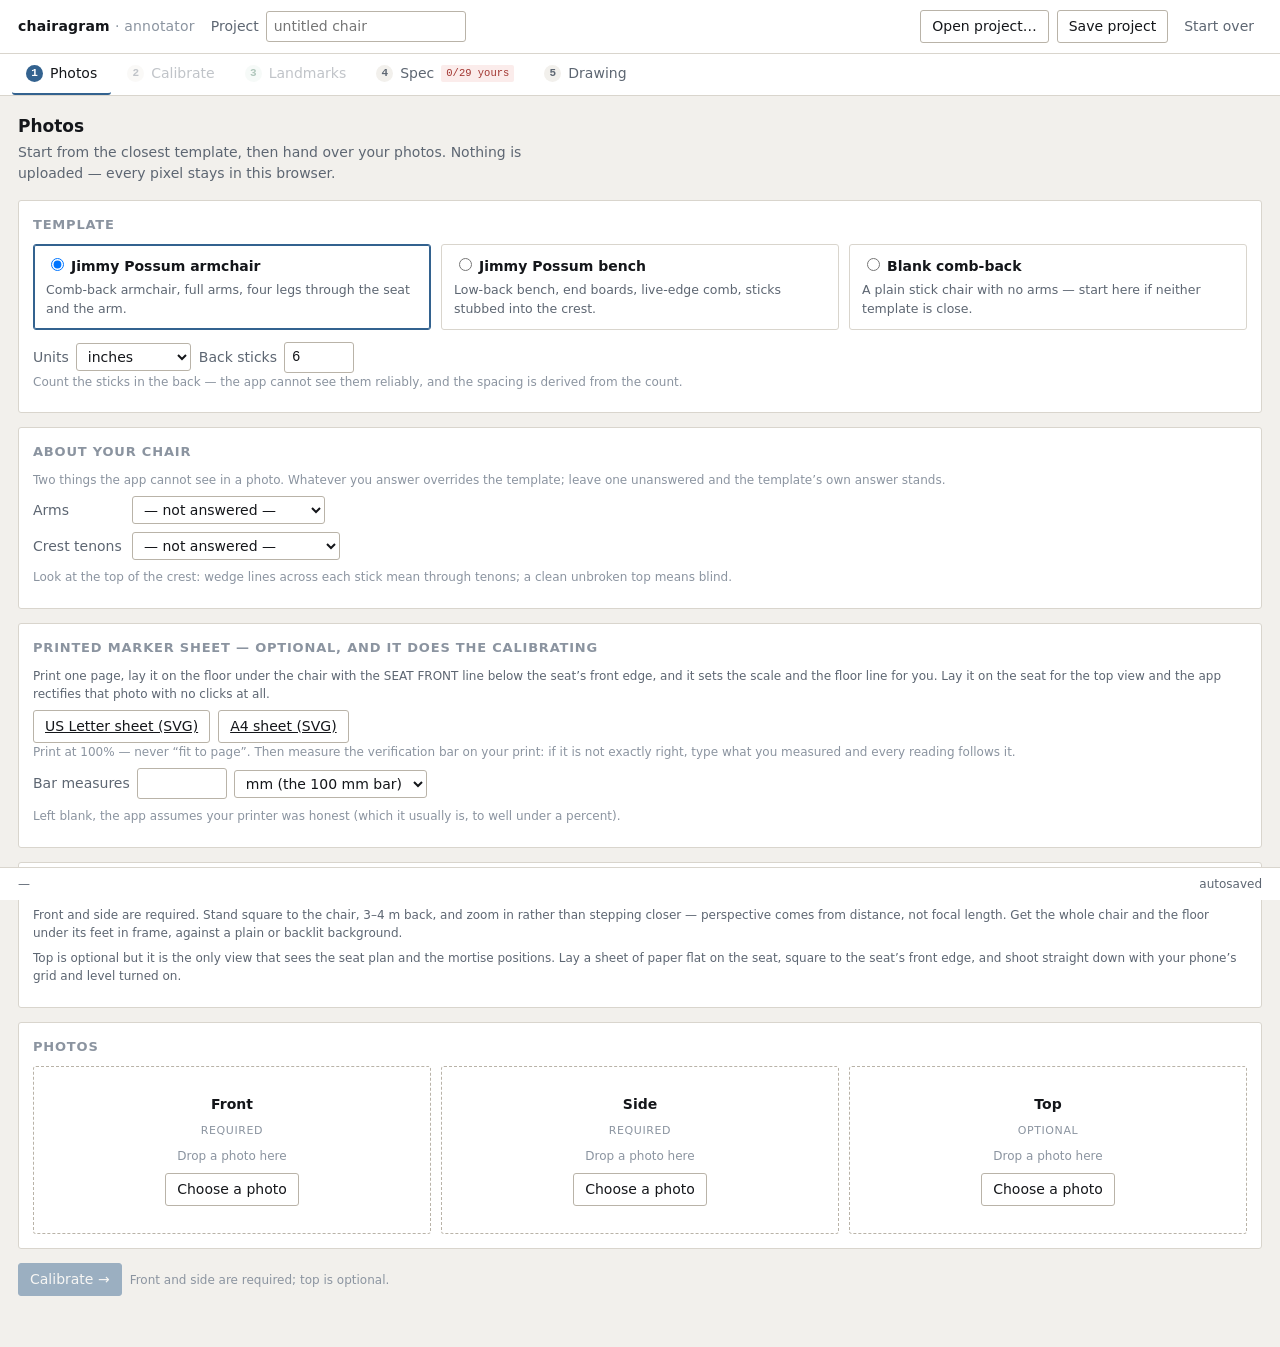
<file: chairagram/app/index.html>
<!doctype html>
<html lang="en">
<head>
<meta charset="utf-8">
<meta name="viewport" content="width=device-width, initial-scale=1">
<title>chairagram — annotator</title>
<style>
/* ---------------------------------------------------------------------------
   chairagram annotator — a drafting tool, not a website.
   Paper, ink, one blue. Light only.
   --------------------------------------------------------------------------- */
:root {
  --paper: #ffffff;
  --bg: #f2f0ec;
  --ink: #14161a;
  --sub: #5d6672;
  --faint: #8b94a0;
  --rule: #d9d5cd;
  --rule-strong: #b9b3a8;
  --blue: #33628f;
  --blue-soft: #eaf0f6;
  --warn: #9a5b1c;
  --warn-soft: #fbf1e3;
  --bad: #a13530;
  --bad-soft: #fbeceb;
  --good: #2f6b4f;
  --good-soft: #eaf3ee;
  --mono: ui-monospace, "SF Mono", Menlo, Consolas, monospace;
  --sans: system-ui, -apple-system, "Segoe UI", Helvetica, Arial, sans-serif;
}
* { box-sizing: border-box; }
html, body { height: 100%; }
body {
  margin: 0;
  font: 14px/1.5 var(--sans);
  color: var(--ink);
  background: var(--bg);
  -webkit-text-size-adjust: 100%;
}
h1, h2, h3 { font-weight: 600; margin: 0; }
p { margin: 0 0 .6em; }
a { color: var(--blue); }

/* --- chrome ------------------------------------------------------------- */
header.top {
  display: flex; align-items: center; gap: 16px; flex-wrap: wrap;
  padding: 10px 18px; background: var(--paper); border-bottom: 1px solid var(--rule);
}
.brand { font-weight: 600; letter-spacing: .2px; }
.brand span { color: var(--faint); font-weight: 400; }
.top .spacer { flex: 1 1 auto; }
.top input[type=text] { width: 200px; }

nav.stepper {
  display: flex; gap: 2px; padding: 0 12px; background: var(--paper);
  border-bottom: 1px solid var(--rule); overflow-x: auto;
}
nav.stepper button {
  appearance: none; border: 0; background: none; font: inherit; color: var(--sub);
  padding: 9px 14px; border-bottom: 2px solid transparent; cursor: pointer;
  white-space: nowrap; display: flex; align-items: center; gap: 7px;
}
nav.stepper button .n {
  font: 600 11px/16px var(--mono); width: 17px; height: 17px; border-radius: 50%;
  background: var(--bg); color: var(--sub); text-align: center;
}
nav.stepper button[aria-current="true"] { color: var(--ink); border-bottom-color: var(--blue); }
nav.stepper button[aria-current="true"] .n { background: var(--blue); color: #fff; }
nav.stepper button:disabled { opacity: .38; cursor: not-allowed; }
nav.stepper button.done .n { background: var(--good-soft); color: var(--good); }

main { padding: 18px; max-width: 1500px; margin: 0 auto; }
section.step { display: none; }
section.step.active { display: block; }
.step > h2 { font-size: 17px; margin-bottom: 2px; }
.step > .lede { color: var(--sub); margin-bottom: 16px; max-width: 62ch; }

footer.status {
  position: sticky; bottom: 0; display: flex; gap: 14px; align-items: center;
  padding: 7px 18px; background: var(--paper); border-top: 1px solid var(--rule);
  font-size: 12px; color: var(--sub);
}
footer.status .spacer { flex: 1; }
#toast { color: var(--blue); }

/* --- generic bits -------------------------------------------------------- */
.panel {
  background: var(--paper); border: 1px solid var(--rule); border-radius: 3px;
  padding: 14px;
}
.panel + .panel { margin-top: 14px; }
.panel h3 { font-size: 13px; text-transform: uppercase; letter-spacing: .8px;
  color: var(--faint); margin-bottom: 10px; font-weight: 600; }
.cols { display: grid; gap: 14px; align-items: start; }
.cols.canvas { grid-template-columns: minmax(0, 1fr) 320px; }
@media (max-width: 900px) { .cols.canvas { grid-template-columns: minmax(0, 1fr); } }

button, .btn {
  appearance: none; font: inherit; color: var(--ink); background: var(--paper);
  border: 1px solid var(--rule-strong); border-radius: 3px; padding: 5px 11px;
  cursor: pointer;
}
button:hover:not(:disabled) { border-color: var(--blue); color: var(--blue); }
button:disabled { opacity: .45; cursor: not-allowed; }
button.primary { background: var(--blue); border-color: var(--blue); color: #fff; }
button.primary:hover:not(:disabled) { background: #2a5379; color: #fff; }
button.ghost { border-color: transparent; color: var(--sub); padding: 4px 7px; }
button.tiny { padding: 2px 7px; font-size: 12px; }
input[type=text], input[type=number], select, textarea {
  font: inherit; color: var(--ink); background: var(--paper);
  border: 1px solid var(--rule-strong); border-radius: 3px; padding: 4px 7px;
}
input[type=number] { font-family: var(--mono); }
input:focus, select:focus, button:focus-visible {
  outline: 2px solid var(--blue); outline-offset: 1px;
}
label.field { display: flex; align-items: center; gap: 7px; margin-bottom: 8px; }
label.field > span:first-child { color: var(--sub); min-width: 92px; }
.row { display: flex; gap: 8px; align-items: center; flex-wrap: wrap; }
.hint { font-size: 12px; color: var(--faint); }
.hint.strong { color: var(--sub); }
.mono { font-family: var(--mono); }
.note { border-left: 3px solid var(--rule-strong); padding: 6px 0 6px 10px;
  color: var(--sub); font-size: 13px; margin: 8px 0; }
.note.warn { border-color: var(--warn); background: var(--warn-soft); padding-right: 10px; }
.note.bad { border-color: var(--bad); background: var(--bad-soft); padding-right: 10px; color: #6d2320; }

.badge {
  font: 600 10.5px/1 var(--sans); letter-spacing: .4px; text-transform: uppercase;
  padding: 3px 6px; border-radius: 2px; background: var(--bg); color: var(--sub);
  white-space: nowrap;
}
.badge.measured { background: var(--blue-soft); color: var(--blue); }
.badge.reconciled { background: var(--good-soft); color: var(--good); }
.badge.chosen { background: var(--good-soft); color: var(--good); }
.badge.edited { background: #efe9f6; color: #573b78; }
.badge.template { background: var(--bg); color: var(--faint); }
.badge.conflict { background: var(--bad-soft); color: var(--bad); }
.badge.answered { background: var(--good-soft); color: var(--good); }

/* --- step 1: photos ------------------------------------------------------ */
.templates { display: grid; grid-template-columns: repeat(auto-fit, minmax(210px, 1fr)); gap: 10px; }
.templates label {
  display: block; border: 1px solid var(--rule); border-radius: 3px; padding: 10px 12px;
  cursor: pointer; background: var(--paper);
}
.templates label:hover { border-color: var(--blue); }
.templates input { margin-right: 7px; }
.templates label.sel { border-color: var(--blue); box-shadow: inset 0 0 0 1px var(--blue); }
.templates .blurb { color: var(--sub); font-size: 12.5px; margin-top: 4px; }

.drops { display: grid; grid-template-columns: repeat(auto-fit, minmax(210px, 1fr)); gap: 10px; }
.drop {
  border: 1px dashed var(--rule-strong); border-radius: 3px; padding: 12px;
  text-align: center; background: var(--paper); min-height: 168px;
  display: flex; flex-direction: column; align-items: center; justify-content: center; gap: 8px;
}
.drop.over { border-color: var(--blue); background: var(--blue-soft); }
.drop .vname { font-weight: 600; }
.drop .req { font-size: 11px; color: var(--faint); text-transform: uppercase; letter-spacing: .6px; }
.drop canvas { max-width: 100%; max-height: 118px; border: 1px solid var(--rule); }
.drop .fname { font-size: 11.5px; color: var(--sub); word-break: break-all; }

/* --- canvas viewport ----------------------------------------------------- */
.viewport-wrap { position: relative; background: #2b2f34; border: 1px solid var(--rule-strong);
  border-radius: 3px; overflow: hidden; }
.viewport-wrap canvas { display: block; width: 100%; height: 62vh; min-height: 380px;
  touch-action: none; cursor: crosshair; }
.viewport-wrap.short canvas { height: 34vh; min-height: 220px; cursor: default; }
.viewport-wrap.panning canvas { cursor: grabbing; }
.viewport-wrap .vp-empty { position: absolute; inset: 0; display: flex; align-items: center;
  justify-content: center; color: #9aa3ae; font-size: 13px; text-align: center; padding: 20px; }
.vp-bar { display: flex; gap: 8px; align-items: center; padding: 6px 8px;
  background: var(--paper); border-bottom: 1px solid var(--rule); font-size: 12px; color: var(--sub); }
.vp-bar .spacer { flex: 1; }
.viewtabs { display: flex; gap: 4px; margin-bottom: 10px; }
.viewtabs button[aria-current="true"] { background: var(--blue); color: #fff; border-color: var(--blue); }

/* --- schedule list ------------------------------------------------------- */
ol.sched { list-style: none; margin: 0; padding: 0; max-height: 46vh; overflow: auto; }
ol.sched li { display: flex; gap: 8px; align-items: baseline; padding: 5px 6px; border-radius: 3px;
  cursor: pointer; border-left: 3px solid transparent; }
ol.sched li:hover { background: var(--bg); }
ol.sched li.cur { background: var(--blue-soft); border-left-color: var(--blue); }
ol.sched li .dot { width: 9px; height: 9px; border-radius: 50%; flex: 0 0 auto;
  border: 1px solid rgba(0,0,0,.25); position: relative; top: 1px; }
ol.sched li .dot.empty { background: transparent !important; }
ol.sched li .nm { flex: 1; }
ol.sched li.placed .nm { color: var(--sub); }
ol.sched li .opt { font-size: 11px; color: var(--faint); }
.prompt-box { background: var(--blue-soft); border: 1px solid #cddcea; border-radius: 3px;
  padding: 10px 12px; margin-bottom: 10px; }
.prompt-box .p { font-weight: 600; }
.prompt-box .k { font-size: 12px; color: var(--sub); margin-top: 4px; }

/* --- spec table ---------------------------------------------------------- */
table.spec { width: 100%; border-collapse: collapse; }
table.spec th { text-align: left; font-size: 11px; text-transform: uppercase;
  letter-spacing: .6px; color: var(--faint); font-weight: 600;
  border-bottom: 1px solid var(--rule); padding: 5px 8px; }
table.spec td { padding: 4px 8px; border-bottom: 1px solid #f0eeea; vertical-align: middle; }
table.spec tr.grp td { background: var(--bg); font-weight: 600; font-size: 12px;
  text-transform: uppercase; letter-spacing: .7px; color: var(--sub); }
table.spec td.val { width: 130px; }
table.spec td.val input { width: 100%; text-align: right; }
table.spec td.unit { width: 34px; color: var(--faint); font-size: 12px; }
table.spec td.src { width: 108px; }
table.spec td.act { width: 34px; text-align: right; }
table.spec tr.pinned td.name { font-weight: 600; }
table.spec tr.conflict { background: var(--bad-soft); }
.conflict-choice { display: flex; gap: 8px; align-items: center; padding: 6px 8px 10px 8px;
  font-size: 12.5px; color: #6d2320; }
.conflict-choice button { font-size: 12px; padding: 2px 8px; }

/* --- drawing ------------------------------------------------------------- */
.sheet-holder { background: var(--paper); border: 1px solid var(--rule); border-radius: 3px;
  padding: 10px; overflow: auto; }
.sheet-holder svg { max-width: 100%; height: auto; display: block; margin: 0 auto; }
.onion { display: grid; gap: 10px; }
.onion canvas { width: 100%; border: 1px solid var(--rule); background: #2b2f34; display: block; }
.dl { display: flex; gap: 8px; flex-wrap: wrap; }
input[type=range] { width: 150px; }
</style>
</head>
<body>

<header class="top">
  <div class="brand">chairagram <span>· annotator</span></div>
  <label class="field" style="margin:0">
    <span style="min-width:0">Project</span>
    <input type="text" id="project-name" placeholder="untitled chair" autocomplete="off">
  </label>
  <div class="spacer"></div>
  <div class="row">
    <button id="btn-open">Open project…</button>
    <button id="btn-save">Save project</button>
    <button id="btn-reset" class="ghost">Start over</button>
  </div>
</header>

<nav class="stepper" id="stepper"></nav>

<main>
  <section class="step" id="step-photos"></section>
  <section class="step" id="step-calibrate"></section>
  <section class="step" id="step-landmarks"></section>
  <section class="step" id="step-spec"></section>
  <section class="step" id="step-drawing"></section>
</main>

<footer class="status">
  <span id="status-left">—</span>
  <span class="spacer"></span>
  <span id="toast"></span>
  <span id="status-right"></span>
</footer>

<input type="file" id="file-import" accept="application/json,.json" hidden>

<script type="module" src="./src/steps.js"></script>
</body>
</html>
</file>
<file: jimmy-possum/styles.css>
/* ===========================================================================
   THE JIMMY POSSUM CHAIR — Field Guide
   Design system: warm parchment + walnut (tuned to the line-drawing figures),
   serif reading type + sans UI, an Exhibition-style navy hero, and a typed
   callout system (caution / tip / folk / historic / why).
   =========================================================================== */

:root{
  /* warm ground */
  --parchment:#f2e8d6;
  --parchment-deep:#efe6d3;
  --parchment-panel:#ece0c9;
  --parchment-card:#f7f0e2;
  /* ink */
  --walnut:#44301f;
  --walnut-soft:#6b5236;
  --walnut-faint:#8a7256;
  /* accents */
  --oak:#c89a64;
  --oak-deep:#a97c45;
  --red:#9b3320;
  --red-deep:#7e2817;
  --green:#5f6b3c;
  --green-deep:#4a5630;
  --sepia:#8a5a2b;
  --sepia-deep:#6f4720;
  --slate:#4a5b6b;
  --slate-deep:#384754;
  /* hero (museum navy) */
  --navy:#1f2733;
  --navy-deep:#141a23;
  --cream:#f6efe2;
  /* lines */
  --rule:#d8c7a4;
  --rule-soft:#e2d4b6;
  /* type */
  --serif:"Iowan Old Style","Palatino Linotype","Palatino","Hoefler Text",Charter,Georgia,Baskerville,serif;
  --sans:"Avenir Next","Avenir","Helvetica Neue",system-ui,-apple-system,"Segoe UI",sans-serif;
  --measure:43rem;
  --rail:19rem;
}

*{box-sizing:border-box}
html{scroll-behavior:smooth}
body{
  margin:0;
  background:var(--parchment);
  color:var(--walnut);
  font-family:var(--serif);
  font-size:112.5%; /* 18px at the browser default, scales with user preference */
  line-height:1.66;
  -webkit-font-smoothing:antialiased;
  text-rendering:optimizeLegibility;
}
img{max-width:100%}
a{color:var(--red-deep)}

/* keyboard focus — visible ring on links and buttons, pointer clicks stay clean */
a:focus-visible,button:focus-visible,[tabindex]:focus-visible{
  outline:2px solid var(--red-deep);outline-offset:2px;
}
.mode-opt:focus-visible{outline-offset:-3px} /* toggle group clips overflow — draw the ring inside */

/* skip link — hidden until keyboard focus, then a clear pill top-left */
.skip{
  position:fixed;top:.65rem;left:.65rem;z-index:100;
  background:var(--walnut);color:var(--parchment);
  font-family:var(--sans);font-size:.82rem;font-weight:600;letter-spacing:.02em;
  padding:.6rem 1.05rem;border-radius:999px;text-decoration:none;
  box-shadow:0 10px 26px -10px rgba(68,48,31,.55);
}
.skip:not(:focus){
  position:absolute;width:1px;height:1px;padding:0;margin:-1px;
  overflow:hidden;clip:rect(0 0 0 0);clip-path:inset(50%);white-space:nowrap;
}

/* ---------- top bar ---------- */
.topbar{
  position:sticky;top:0;z-index:40;
  background:rgba(242,232,214,0.94);
  backdrop-filter:saturate(120%) blur(6px);
  -webkit-backdrop-filter:saturate(120%) blur(6px);
  border-bottom:1px solid var(--rule);
  display:flex;align-items:center;gap:.75rem;
  padding:.6rem clamp(1rem,4vw,2.4rem);
}
.topbar .mark{
  font-family:var(--sans);font-weight:700;letter-spacing:.13em;
  text-transform:uppercase;font-size:.66rem;color:var(--red);
}
.topbar .mark b{color:var(--walnut);font-weight:700}
.topbar .tb-side{flex:1 1 0;min-width:0;display:flex;align-items:center;gap:.75rem}
.topbar .tb-right{justify-content:flex-end}
.topbar .mark{min-width:0;overflow:hidden;text-overflow:ellipsis;white-space:nowrap}
.modetoggle{
  flex:0 0 auto;display:inline-flex;align-items:stretch;
  border:1px solid var(--rule);border-radius:8px;overflow:hidden;
  background:var(--parchment-card);
}
.mode-opt{
  font-family:var(--sans);font-size:.74rem;font-weight:600;letter-spacing:.01em;
  color:var(--walnut-soft);background:transparent;border:0;
  padding:.42rem .85rem;cursor:pointer;white-space:nowrap;transition:all .15s ease;
}
.mode-opt+.mode-opt{border-left:1px solid var(--rule)}
.mode-opt:not(.is-active):hover{background:var(--parchment-deep);color:var(--walnut)}
.mode-opt.is-active{background:var(--walnut);color:var(--parchment)}
.menubtn{display:none;background:none;border:1px solid var(--rule);border-radius:7px;
  padding:.4rem .55rem;cursor:pointer;color:var(--walnut);font-family:var(--sans);font-weight:600;font-size:.8rem}

/* ---------- HERO (full-bleed, museum navy) ---------- */
.hero{
  position:relative;
  min-height:min(86vh,720px);
  display:flex;align-items:flex-end;
  color:var(--cream);
  background:var(--navy-deep);
  overflow:hidden;
}
.hero .hero-img{
  position:absolute;inset:0;width:100%;height:100%;object-fit:cover;
  object-position:50% 38%;
}
.hero .veil{
  position:absolute;inset:0;
  background:
    linear-gradient(180deg, rgba(20,26,35,.30) 0%, rgba(20,26,35,.08) 32%, rgba(20,26,35,.55) 78%, rgba(20,26,35,.86) 100%),
    linear-gradient(90deg, rgba(20,26,35,.62) 0%, rgba(20,26,35,.12) 55%, rgba(20,26,35,0) 80%);
}
.hero .hero-inner{
  position:relative;z-index:2;
  max-width:74rem;margin:0 auto;width:100%;
  padding:0 clamp(1.2rem,5vw,3rem) clamp(2rem,5vw,3.6rem);
}
.hero .kicker{
  font-family:var(--sans);font-size:.74rem;font-weight:700;letter-spacing:.24em;
  text-transform:uppercase;color:var(--oak);margin:0 0 1rem;
}
.hero h1{
  font-family:var(--serif);font-weight:600;
  font-size:clamp(2.7rem,7vw,5rem);line-height:.98;letter-spacing:-.012em;
  margin:0 0 1rem;max-width:16ch;
  text-shadow:0 2px 30px rgba(0,0,0,.35);
}
.hero .tagline{
  font-size:clamp(1.05rem,2.2vw,1.32rem);line-height:1.5;
  color:#efe6d6;margin:0 0 1.5rem;max-width:42rem;
}
.hero .byline{
  font-family:var(--sans);font-size:.84rem;font-weight:600;letter-spacing:.04em;
  text-transform:uppercase;color:#d9cdb8;margin:0;
}
.hero .hero-credit{
  position:absolute;right:clamp(1rem,4vw,2.4rem);bottom:1rem;z-index:2;
  font-family:var(--sans);font-size:.66rem;color:rgba(246,239,226,.62);
  max-width:18rem;text-align:right;line-height:1.4;
}
.scroll-cue{
  position:absolute;left:50%;bottom:1.1rem;transform:translateX(-50%);z-index:2;
  font-family:var(--sans);font-size:.64rem;letter-spacing:.2em;text-transform:uppercase;
  color:rgba(246,239,226,.7);display:flex;flex-direction:column;align-items:center;gap:.35rem;
  animation:bob 2.4s ease-in-out infinite;
}
.scroll-cue .arr{font-size:1rem}
@keyframes bob{0%,100%{transform:translateX(-50%) translateY(0)}50%{transform:translateX(-50%) translateY(5px)}}

/* ---------- shell ---------- */
.shell{
  max-width:74rem;margin:0 auto;
  display:grid;grid-template-columns:var(--rail) minmax(0,1fr);
  gap:clamp(1.5rem,3vw,3.4rem);
  padding:0 clamp(1rem,4vw,2.4rem) 4rem;
}

/* ---------- left rail ---------- */
.rail{position:relative}
.rail-inner{position:sticky;top:4.2rem;padding-top:1.9rem;max-height:calc(100vh - 5rem);overflow-y:auto;
  scrollbar-width:thin;scrollbar-color:var(--oak) transparent;}
.rail-inner::-webkit-scrollbar{width:6px}
.rail-inner::-webkit-scrollbar-thumb{background:var(--oak);border-radius:6px}
.rail h2{
  font-family:var(--sans);font-size:.68rem;font-weight:700;letter-spacing:.16em;
  text-transform:uppercase;color:var(--sepia-deep);margin:0 0 .65rem;
}
.progress-wrap{
  background:var(--parchment-card);border:1px solid var(--rule);
  border-radius:11px;padding:.85rem .9rem 1rem;margin-bottom:1.2rem;
}
.progress-label{
  font-family:var(--sans);font-size:.74rem;font-weight:600;color:var(--walnut-soft);
  display:flex;justify-content:space-between;align-items:baseline;margin-bottom:.55rem;
}
.progress-label .pct{color:var(--red);font-weight:700;font-size:.7rem}
.pbar{height:7px;border-radius:6px;background:#e0d0ac;overflow:hidden}
.pbar > i{display:block;height:100%;width:4%;background:var(--red);border-radius:6px;transition:width .35s ease}

nav.toc ol{list-style:none;margin:0;padding:0}
nav.toc li{margin:0}
nav.toc a{
  display:flex;gap:.6rem;align-items:baseline;
  font-family:var(--sans);font-size:.83rem;line-height:1.3;
  color:var(--walnut-soft);text-decoration:none;
  padding:.34rem .55rem .34rem .7rem;border-left:2px solid transparent;
  border-radius:0 6px 6px 0;transition:all .14s ease;
}
nav.toc a .num{
  font-size:.66rem;font-weight:700;color:var(--sepia-deep);
  min-width:1.3rem;font-variant-numeric:tabular-nums;
}
nav.toc a:hover{background:var(--parchment-deep);color:var(--walnut)}
nav.toc a.active{
  border-left-color:var(--red);background:var(--parchment-panel);
  color:var(--walnut);font-weight:600;
}
nav.toc a.active .num{color:var(--red)}
nav.toc .grp{
  font-family:var(--sans);font-size:.6rem;font-weight:700;letter-spacing:.13em;
  text-transform:uppercase;color:var(--walnut-soft);
  padding:.9rem .7rem .3rem;margin-top:.2rem;
}
nav.toc .grp:first-child{padding-top:.2rem}

.tools-note{
  margin-top:1.3rem;background:var(--parchment-card);
  border:1px solid var(--rule);border-radius:11px;padding:.85rem .95rem .95rem;
}
.tools-note.hidden{display:none}
.tools-note h3{
  font-family:var(--sans);font-size:.66rem;font-weight:700;letter-spacing:.13em;
  text-transform:uppercase;color:var(--sepia-deep);margin:0 0 .55rem;
}
.tools-note ul{list-style:none;margin:0;padding:0;display:flex;flex-wrap:wrap;gap:.4rem}
.tools-note li{
  font-family:var(--sans);font-size:.74rem;color:var(--walnut);
  background:var(--parchment-deep);border:1px solid var(--rule-soft);
  border-radius:6px;padding:.22rem .5rem;
}

/* ---------- main column ---------- */
main{min-width:0;padding-top:2.2rem;max-width:var(--measure)}
section{scroll-margin-top:4.4rem}

/* section headers */
.sec-label{
  font-family:var(--sans);font-size:.7rem;font-weight:700;letter-spacing:.18em;
  text-transform:uppercase;color:var(--red);
  display:inline-flex;align-items:center;gap:.5rem;margin:0 0 .55rem;
}
.sec-label::before{content:"";width:1.7rem;height:2px;background:var(--oak);display:inline-block}
h2.sec-title{
  font-family:var(--serif);font-weight:600;font-size:clamp(1.8rem,3.6vw,2.45rem);
  line-height:1.08;margin:0 0 .7rem;letter-spacing:-.01em;color:var(--walnut);
}
.sec-goal{
  font-family:var(--sans);font-size:.86rem;color:var(--walnut-soft);
  margin:0 0 1.2rem;padding-left:.9rem;border-left:2px solid var(--oak);
}
.sec-goal b{color:var(--walnut);font-weight:700;letter-spacing:.02em}
.intro{font-size:1.08rem;color:var(--walnut-soft);line-height:1.58;margin:0 0 1.6rem}
h3.sub{
  font-family:var(--serif);font-weight:600;font-size:1.34rem;line-height:1.2;
  margin:2.3rem 0 .7rem;color:var(--walnut);
}
h4.subsub{
  font-family:var(--sans);font-weight:700;font-size:.82rem;letter-spacing:.04em;
  text-transform:uppercase;color:var(--sepia-deep);margin:1.6rem 0 .5rem;
}
p{margin:0 0 1.1rem}
main p:not(.intro):not(.tagline):not(.byline):not(.sec-goal){max-width:var(--measure)}

/* numbered procedure list */
ol.steps{counter-reset:step;list-style:none;margin:1.2rem 0 1.4rem;padding:0}
ol.steps > li{
  position:relative;padding-left:2.6rem;margin:0 0 1rem;line-height:1.55;
}
ol.steps > li::before{
  counter-increment:step;content:counter(step);
  position:absolute;left:0;top:.05rem;
  width:1.7rem;height:1.7rem;border-radius:50%;
  background:var(--walnut);color:var(--parchment);
  font-family:var(--sans);font-weight:700;font-size:.82rem;
  display:grid;place-items:center;
}
ul.plain{margin:1rem 0 1.3rem;padding-left:1.2rem}
ul.plain li{margin:0 0 .5rem;line-height:1.5}

.divider{border:0;border-top:1px solid var(--rule);margin:3rem 0}

/* figures (line drawings) — sit flush on the parchment ground */
.fig-plate{margin:1.7rem 0 .3rem}
.fig-plate img{
  width:100%;height:auto;display:block;border-radius:4px;
  background:var(--parchment);mix-blend-mode:multiply;cursor:zoom-in;
}
.fig-plate.caption-block{margin-bottom:2rem}

/* photographs — framed + shadowed */
.photo img{
  width:100%;height:auto;display:block;border-radius:5px;
  border:1px solid var(--rule);cursor:zoom-in;
  box-shadow:0 14px 30px -18px rgba(68,48,31,.5);
}
.photo{margin:1.7rem 0 2rem}

figure{margin:0}
figcaption{
  font-family:var(--serif);font-style:italic;font-size:.85rem;line-height:1.45;
  color:var(--walnut-soft);margin-top:.6rem;
}

/* "add your own photo" placeholder — for the spots Lewis marked ▢ PHOTO */
.photo-slot{
  margin:1.7rem 0 2rem;border:2px dashed var(--oak);border-radius:8px;
  background:repeating-linear-gradient(45deg,var(--parchment-card),var(--parchment-card) 12px,var(--parchment-deep) 12px,var(--parchment-deep) 24px);
  padding:1.6rem 1.4rem;text-align:center;
}
.photo-slot .ps-mark{
  font-family:var(--sans);font-size:.66rem;font-weight:700;letter-spacing:.16em;
  text-transform:uppercase;color:var(--sepia-deep);margin:0 0 .4rem;
}
.photo-slot .ps-text{font-family:var(--serif);font-style:italic;font-size:.95rem;color:var(--walnut-soft);margin:0;max-width:34rem;margin-inline:auto;line-height:1.5}

/* pull-quote (book sources) */
blockquote.pq{
  margin:1.9rem 0;padding:0 0 0 1.5rem;
  border-left:3px solid var(--oak);
  font-family:var(--serif);font-size:1.3rem;line-height:1.42;
  color:var(--walnut);font-style:normal;
}
blockquote.pq.tight{font-size:1.12rem}
blockquote.pq p{margin:0 0 .6rem}
blockquote.pq cite{
  display:block;font-style:normal;font-family:var(--sans);
  font-size:.78rem;font-weight:600;color:var(--walnut-soft);
  letter-spacing:.01em;margin-top:.3rem;
}
blockquote.pq cite::before{content:"— "}

/* ===================== CALLOUTS (the signature element) ===================== */
.callout{
  position:relative;margin:1.9rem 0;border-radius:10px;
  padding:.95rem 1.15rem 1rem 1.2rem;border:1px solid var(--rule);
  border-left:4px solid var(--oak-deep);background:var(--parchment-card);
}
.callout .co-head{
  font-family:var(--sans);font-weight:700;font-size:.7rem;letter-spacing:.12em;
  text-transform:uppercase;margin-bottom:.4rem;color:var(--sepia-deep);
}
.callout .co-title{font-weight:700;font-size:1.02rem;font-family:var(--serif);color:var(--walnut);display:block;margin-bottom:.25rem;letter-spacing:0;text-transform:none}
.callout .co-body{font-size:.99rem;line-height:1.55;color:var(--walnut-soft)}
.callout .co-body strong,.callout .co-body b{color:var(--walnut);font-weight:600}
.callout .co-body p{margin:0 0 .6rem}
.callout .co-body p:last-child{margin:0}

.callout.tip{border-left-color:var(--oak-deep)}
.callout.tip .co-head{color:var(--sepia-deep)}

.callout.caution{border-color:#e3c4ba;border-left-color:var(--red);background:#f7e9e2}
.callout.caution .co-head{color:var(--red-deep)}

.callout.folk{border-color:#d6dcc0;border-left-color:var(--green);background:#eef0e2}
.callout.folk .co-head{color:var(--green-deep)}

.callout.historic{border-color:#e0cba6;border-left-color:var(--sepia);background:#efe2cd}
.callout.historic .co-head{color:var(--sepia-deep)}

.callout.why{border-color:#cdd8df;border-left-color:var(--slate);background:#e8edf0}
.callout.why .co-head{color:var(--slate-deep)}

.callout.draft{border:1px dashed var(--walnut-faint);border-left:4px dashed var(--walnut-faint);background:var(--parchment-deep)}
.callout.draft .co-head{color:var(--walnut-faint)}
.callout.draft .co-body{font-style:italic;color:var(--walnut-soft)}

/* ===================== TOOLS & MATERIALS section ===================== */
.toolkit{display:grid;grid-template-columns:1fr 1fr;gap:1.2rem;margin:1.4rem 0 2rem}
.toolkit .tk{background:var(--parchment-card);border:1px solid var(--rule);border-radius:10px;padding:1rem 1.1rem}
.toolkit .tk h4{font-family:var(--sans);font-size:.68rem;font-weight:700;letter-spacing:.13em;text-transform:uppercase;color:var(--sepia-deep);margin:0 0 .6rem}
.toolkit .tk ul{list-style:none;margin:0;padding:0;display:flex;flex-wrap:wrap;gap:.4rem}
.toolkit .tk li{font-family:var(--sans);font-size:.78rem;color:var(--walnut);background:var(--parchment-deep);border:1px solid var(--rule-soft);border-radius:6px;padding:.25rem .55rem}

.cutlist{width:100%;border-collapse:collapse;margin:1.2rem 0 1rem;font-size:.92rem}
.cutlist caption{font-family:var(--sans);font-size:.66rem;font-weight:700;letter-spacing:.13em;text-transform:uppercase;color:var(--sepia-deep);text-align:left;margin-bottom:.6rem}
.cutlist th,.cutlist td{text-align:left;padding:.55rem .7rem;border-bottom:1px solid var(--rule-soft)}
.cutlist thead th{font-family:var(--sans);font-size:.68rem;font-weight:700;letter-spacing:.06em;text-transform:uppercase;color:var(--walnut-soft);border-bottom:1px solid var(--rule)}
.cutlist tbody th{font-weight:600;color:var(--walnut)}
.cutlist tbody td{color:var(--walnut-soft);font-variant-numeric:tabular-nums}
.cutlist tr:last-child td,.cutlist tr:last-child th{border-bottom:0}

/* whole-build at a glance */
.glance{background:var(--parchment-card);border:1px solid var(--rule);border-radius:12px;padding:1.3rem 1.5rem;margin:1.4rem 0 2rem}
.glance ol{margin:0;padding-left:1.3rem}
.glance li{margin:0 0 .5rem;line-height:1.5;color:var(--walnut-soft)}
.glance li b{color:var(--walnut)}

/* ---------- gallery ---------- */
.gallery-grid{display:grid;grid-template-columns:repeat(3,1fr);gap:1.3rem;margin:1.4rem 0 .5rem}
.gallery-grid figure{margin:0}
.gallery-grid figure img{
  width:100%;aspect-ratio:3/4;object-fit:cover;display:block;border-radius:5px;cursor:zoom-in;
  border:1px solid var(--rule);box-shadow:0 12px 26px -16px rgba(68,48,31,.5);
}
.gallery-grid figcaption{font-style:normal;font-family:var(--sans);font-size:.76rem;color:var(--walnut-soft);line-height:1.4}

/* ---------- sources ---------- */
.sources{background:var(--parchment-card);border:1px solid var(--rule);border-radius:12px;padding:1.4rem 1.5rem;margin-top:1rem}
.sources h3{font-family:var(--sans);font-size:.68rem;font-weight:700;letter-spacing:.13em;text-transform:uppercase;color:var(--sepia-deep);margin:1.4rem 0 .6rem}
.sources h3:first-child{margin-top:0}
.sources ol{margin:0;padding:0;list-style:none}
.sources li{font-size:.96rem;line-height:1.5;padding:.6rem 0;border-bottom:1px solid var(--rule-soft)}
.sources li:last-child{border-bottom:0}
.sources li b{font-weight:600}
.sources li i{color:var(--walnut-soft)}

/* ---------- footer ---------- */
footer{
  border-top:1px solid var(--rule);margin-top:3.5rem;padding-top:1.5rem;
  font-family:var(--sans);font-size:.82rem;color:var(--walnut-soft);
  display:flex;justify-content:space-between;flex-wrap:wrap;gap:.6rem;
}
footer b{color:var(--walnut);font-weight:600}
.foot-rights{flex-basis:100%;margin:.5rem 0 0;font-size:.76rem;color:var(--walnut-soft);line-height:1.5}

/* ---------- cookie / consent banner ---------- */
.cookie-banner{
  position:fixed;left:50%;bottom:1rem;transform:translateX(-50%);z-index:80;
  width:min(92%,46rem);
  background:var(--parchment-card);border:1px solid var(--rule);border-radius:12px;
  box-shadow:0 14px 40px -12px rgba(68,48,31,.45);
  padding:.9rem 1.1rem;
  display:flex;align-items:center;gap:1rem;flex-wrap:wrap;justify-content:space-between;
}
.cookie-banner[hidden]{display:none}
.cb-text{margin:0;font-family:var(--serif);font-size:.9rem;line-height:1.45;color:var(--walnut-soft);flex:1 1 17rem}
.cb-actions{display:flex;gap:.5rem;flex:0 0 auto}
.cb-accept,.cb-decline{font-family:var(--sans);font-size:.8rem;font-weight:600;cursor:pointer;border-radius:7px;padding:.45rem .95rem;border:1px solid var(--rule);transition:all .15s ease}
.cb-accept{background:var(--walnut);color:var(--parchment);border-color:var(--walnut)}
.cb-accept:hover{background:var(--walnut-soft);border-color:var(--walnut-soft)}
.cb-decline{background:transparent;color:var(--walnut-soft)}
.cb-decline:hover{border-color:var(--oak-deep);color:var(--walnut)}
@media print{.cookie-banner{display:none!important}}
@media (max-width:520px){.cb-text{font-size:.84rem}.cookie-banner{bottom:.5rem}}

/* ---------- lightbox ---------- */
.lightbox{position:fixed;inset:0;z-index:90;background:rgba(20,18,14,.92);
  display:none;align-items:center;justify-content:center;padding:2.5rem;cursor:zoom-out}
.lightbox.open{display:flex}
.lightbox img{max-width:94vw;max-height:84vh;border-radius:4px;box-shadow:0 30px 80px rgba(0,0,0,.5)}
.lightbox .lb-cap{position:absolute;left:0;right:0;bottom:1.1rem;text-align:center;
  font-family:var(--serif);font-style:italic;font-size:.86rem;color:#e7dcc6;padding:0 2rem}
.lightbox .lb-close{position:absolute;top:1rem;right:1.2rem;font-family:var(--sans);
  font-size:1.6rem;color:#e7dcc6;background:none;border:0;cursor:pointer;line-height:1}

/* ---------- bench mode (condensed, print-leaning) ---------- */
/* bench card (condensed steps; shown ONLY in bench mode) */
.bench-card{display:none;margin:.5rem 0 1.3rem}
.bench-card .bc-head{font-family:var(--sans);font-size:.66rem;font-weight:700;letter-spacing:.13em;text-transform:uppercase;color:var(--sepia-deep);margin:1.1rem 0 .4rem}
.bench-card .bc-head:first-child{margin-top:0}
.bench-card ol{counter-reset:bc;list-style:none;margin:0;padding:0}
.bench-card ol > li{position:relative;padding-left:2.1rem;margin:0 0 .55rem;line-height:1.42}
.bench-card ol > li::before{counter-increment:bc;content:counter(bc);position:absolute;left:0;top:.04rem;width:1.45rem;height:1.45rem;border-radius:50%;background:var(--walnut);color:var(--parchment);font-family:var(--sans);font-weight:700;font-size:.74rem;display:grid;place-items:center}
.bench-card ol > li b{color:var(--walnut);font-weight:700}

/* BENCH MODE — "do, don't read" */
body.bench{font-size:118.75%;line-height:1.6} /* 19px at the browser default */
body.bench .hero{min-height:40vh}
body.bench .intro{font-size:1.02rem}
body.bench .divider{display:none}
body.bench #before,body.bench #backwoods,body.bench #wood,body.bench #gallery,body.bench #sources{display:none}
body.bench section.build > p:not(.sec-label):not(.sec-goal),
body.bench section.build > h3.sub,
body.bench section.build > h4.subsub,
body.bench section.build > blockquote.pq,
body.bench section.build > .photo,
body.bench section.build > .photo-slot,
body.bench section.build > ol.steps,
body.bench section.build > ul.plain,
body.bench section.build > .callout.why,
body.bench section.build > .callout.folk,
body.bench section.build > .callout.historic{display:none}
body.bench .bench-card{display:block}
body.bench section.build{margin-bottom:2.4rem;border-bottom:1px solid var(--rule);padding-bottom:1.6rem}
body.bench .callout{box-shadow:none;margin:1.3rem 0}
body.bench .fig-plate{margin:1.2rem 0 .3rem}
body.bench .photo img,body.bench .gallery-grid figure img{box-shadow:none}
body.bench .toc .bench-hide{display:none}
/* orientation note — shown only while bench mode hides the story sections */
.bench-note{
  display:none;
  font-family:var(--sans);font-size:.84rem;line-height:1.5;color:var(--walnut-soft);
  background:var(--parchment-card);border:1px solid var(--rule);border-radius:9px;
  padding:.7rem .95rem;margin:0 0 1.6rem;
}
body.bench .bench-note{display:block}

/* ---------- semi-sticky web footer (auto-hides on scroll down, returns on scroll up) ---------- */
.webfoot{
  position:fixed;left:0;right:0;bottom:0;z-index:30;
  background:rgba(242,232,214,0.96);
  backdrop-filter:saturate(120%) blur(6px);-webkit-backdrop-filter:saturate(120%) blur(6px);
  border-top:1px solid var(--rule);
  font-family:var(--sans);font-size:.72rem;letter-spacing:.01em;color:var(--walnut-soft);
  text-align:center;padding:.5rem 1rem;
  transform:translateY(0);transition:transform .3s ease;
}
.webfoot.down{transform:translateY(115%)}

/* ---------- responsive ---------- */
@media (max-width:880px){
  .shell{grid-template-columns:1fr;gap:0}
  .menubtn{display:inline-flex;align-items:center;justify-content:center;gap:.4rem;min-height:44px;min-width:44px;padding:.55rem .7rem}
  .mode-opt{min-height:44px;padding-top:.6rem;padding-bottom:.6rem}
  nav.toc a{padding-top:.85rem;padding-bottom:.85rem}
  .cb-accept,.cb-decline{min-height:44px}
  .rail{
    position:fixed;inset:0 28% 0 0;z-index:88;   /* above the cookie banner (80) so the TOC stays reachable */
    background:var(--parchment);border-right:1px solid var(--rule);
    transform:translateX(-104%);transition:transform .25s ease;
    overflow-y:auto;padding:0 1.2rem 2rem;box-shadow:0 0 60px rgba(68,48,31,.3);
  }
  .rail.open{transform:translateX(0)}
  .rail-inner{position:static;top:auto;padding-top:1.2rem;max-height:none}
  .rail-scrim{display:none;position:fixed;inset:0;background:rgba(68,48,31,.4);z-index:85}
  .rail-scrim.show{display:block}
  main{padding-top:1.6rem;max-width:none}
  .topbar .mark{display:none}   /* avoid an ugly "THE…" truncation; the menu + toggle are enough */
  .webfoot{display:none}        /* sticky web footer is web-view only */
  .toolkit{grid-template-columns:1fr}
}
@media (max-width:700px){
  .scroll-cue{display:none}
  .hero .hero-credit{position:static;right:auto;bottom:auto;max-width:none;text-align:left;margin-top:.85rem;font-size:.62rem;line-height:1.45}
  blockquote.pq{font-size:1.12rem}
  blockquote.pq.tight{font-size:1.02rem}
}
@media (max-width:520px){
  body{font-size:106.25%} /* 17px at the browser default */
  .rail{inset:0 16% 0 0}
  .gallery-grid{grid-template-columns:1fr 1fr;gap:.8rem}
  .topbar .mark span.long{display:none}
  .menubtn span{display:none}   /* just the ☰ icon — keeps the centered toggle clear */
  .cutlist{font-size:.76rem}
  .cutlist th,.cutlist td{padding:.4rem .32rem}
}
@media (prefers-reduced-motion:reduce){
  html{scroll-behavior:auto}
  *,*::before,*::after{
    animation-duration:.01ms!important;animation-iteration-count:1!important;
    transition-duration:.01ms!important;
  }
}
@media print{
  .topbar,.rail,.scroll-cue,.hero-credit,.modetoggle,.menubtn,.webfoot{display:none!important}
  .shell{grid-template-columns:1fr;padding:0}
  .hero{min-height:auto;color:var(--walnut);background:none}
  .hero .veil{display:none}
  .hero .hero-img{display:none}
  .hero h1,.hero .tagline,.hero .kicker,.hero .byline{color:var(--walnut)!important;text-shadow:none}
  .callout,.photo img,.fig-plate img{break-inside:avoid}
  body{font-size:11pt}
}
</file>
